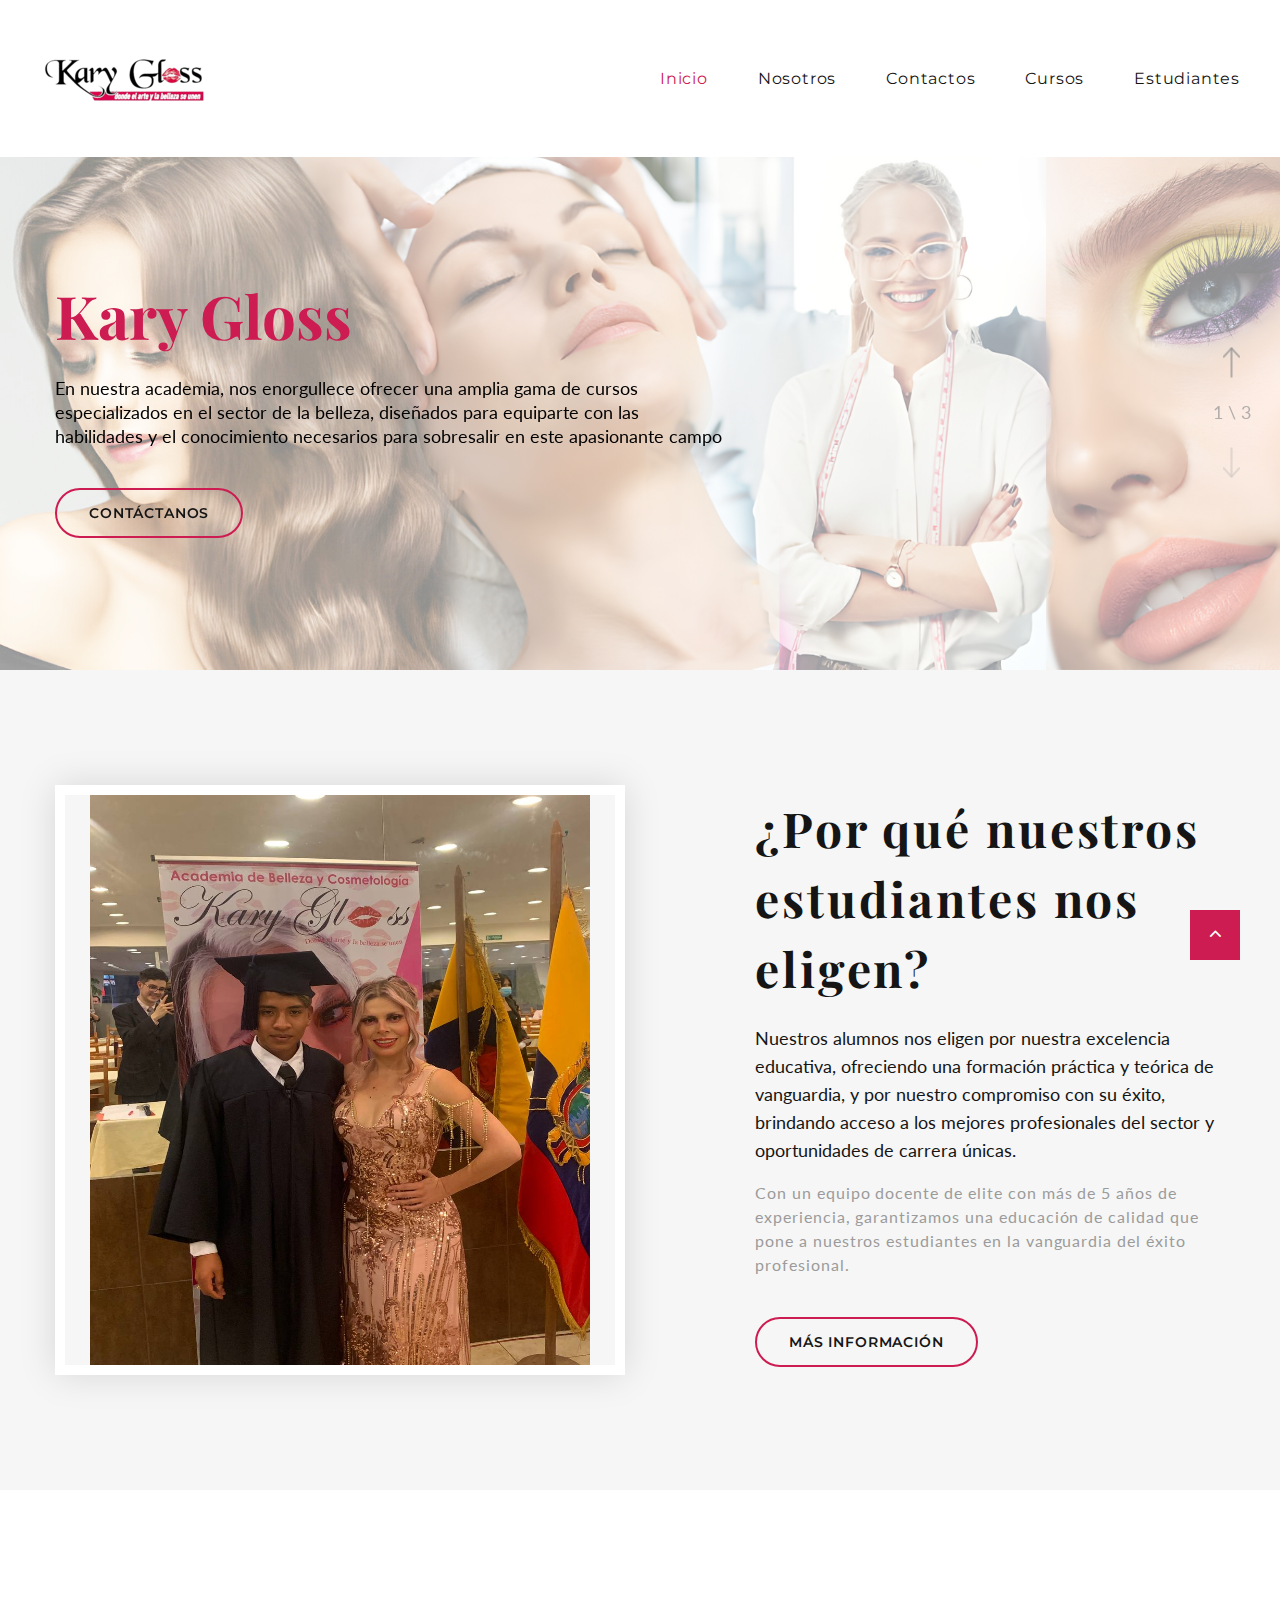
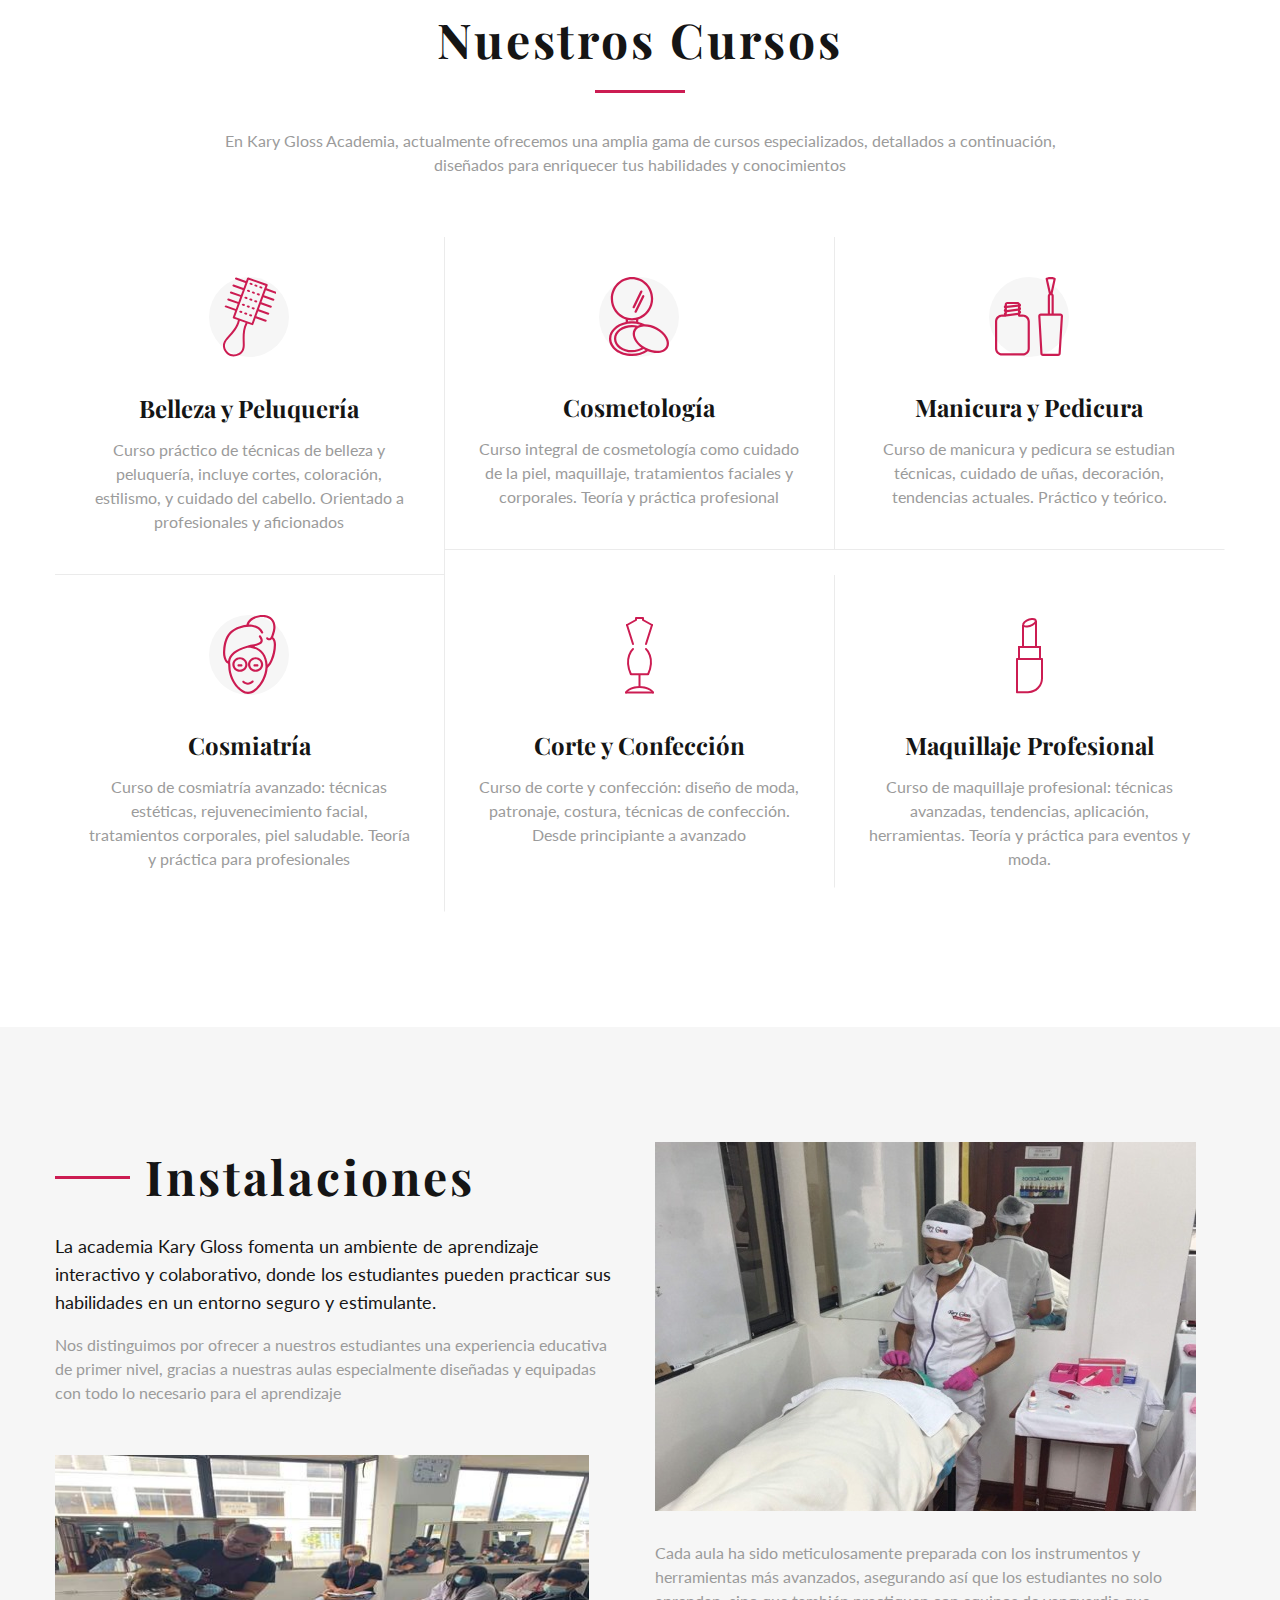
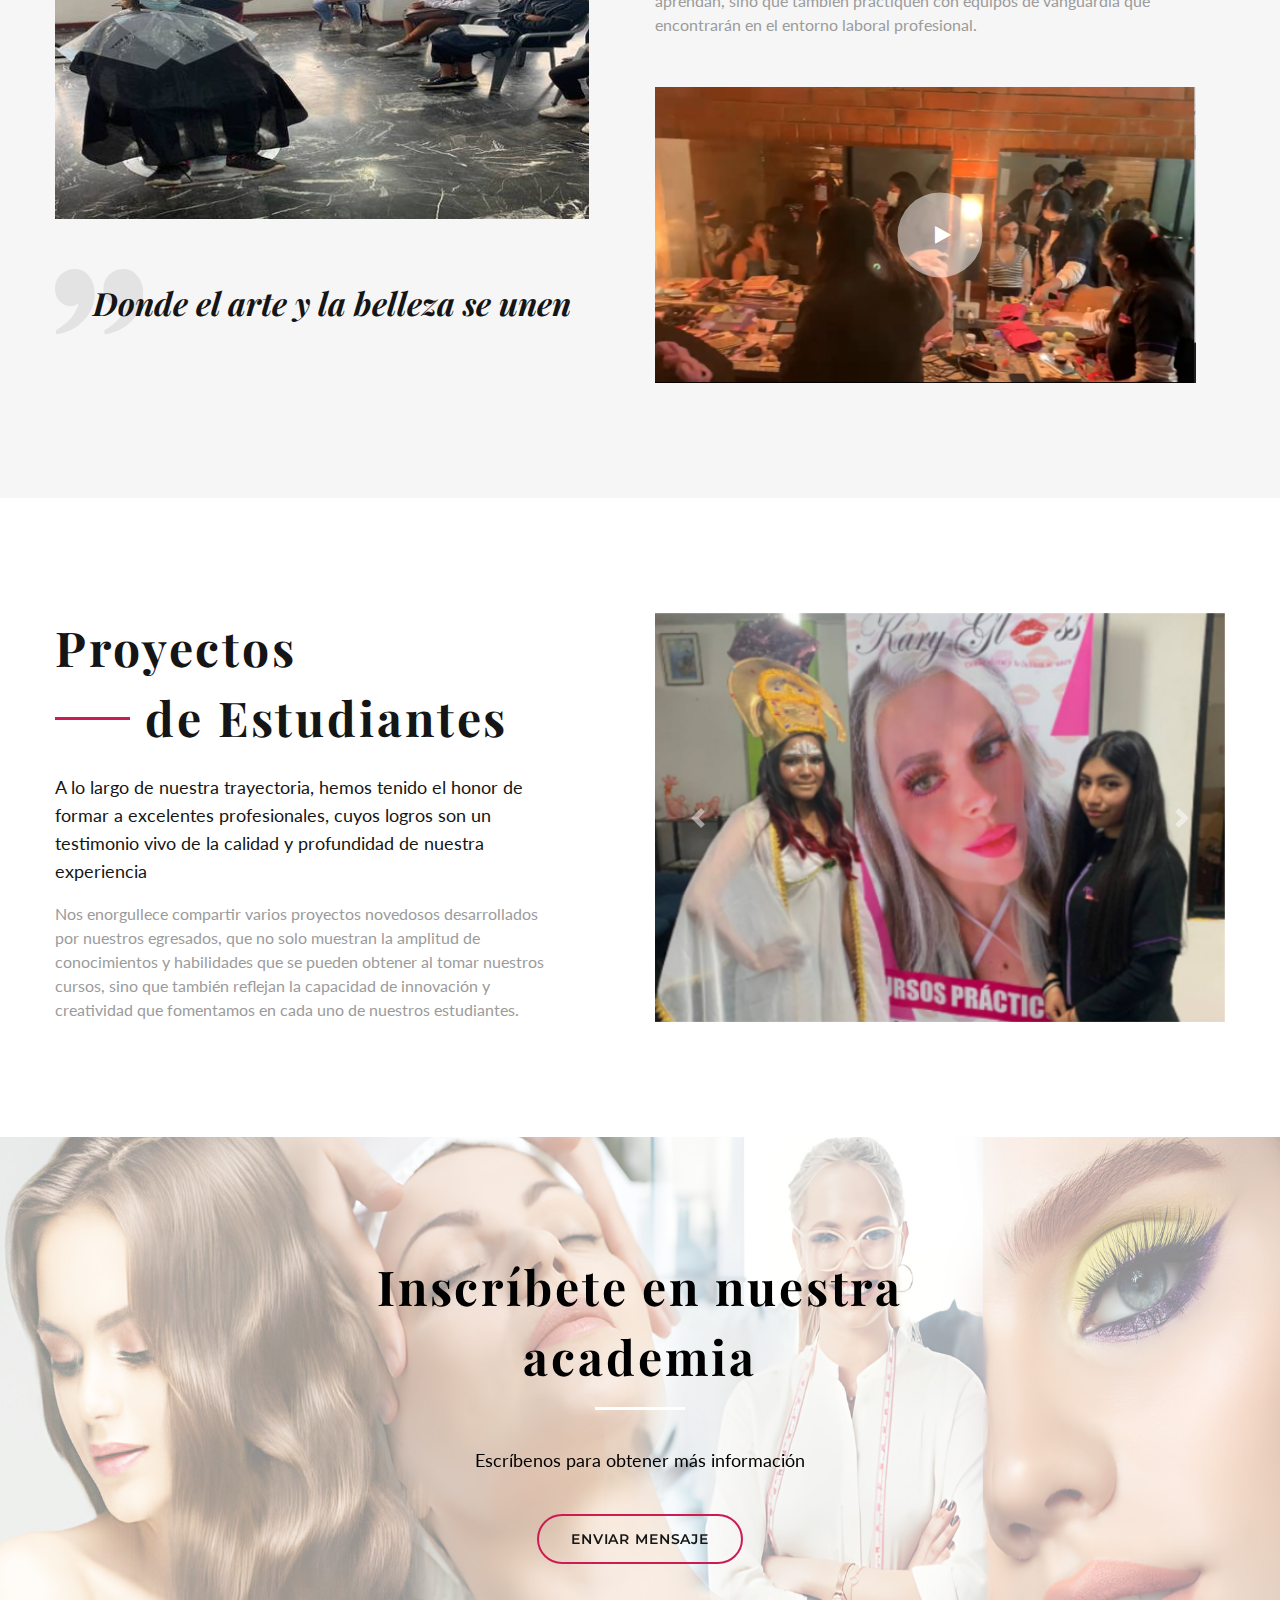
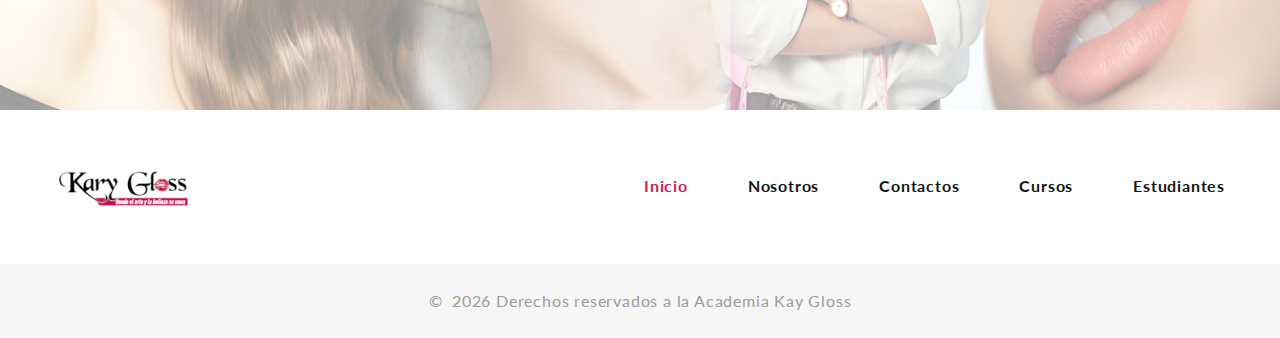
<file: index.html>
<!-- Page Title--><!DOCTYPE html>
<html class="wide wow-animation" lang="en">
  <head>
    <title>Inicio</title>
    <meta name="format-detection" content="telephone=no">
    <meta name="viewport" content="width=device-width, height=device-height, initial-scale=1.0, maximum-scale=1.0, user-scalable=0">
    <meta http-equiv="X-UA-Compatible" content="IE=edge">
    <meta charset="utf-8">
    <link rel="icon" href="images/favicon.ico" type="image/x-icon">
    <!-- Stylesheets-->
    <link rel="stylesheet" type="text/css" href="//fonts.googleapis.com/css?family=Lato:300i,400,400i,700%7CMontserrat:400,500,600,700%7CPlayfair+Display:400,700,700i%7COswald:400,700,700i">
    <link rel="stylesheet" href="css/bootstrap.css">
    <link rel="stylesheet" href="css/fonts.css">
    <link rel="stylesheet" href="css/style.css">
    <style>.ie-panel{display: none;background: #212121;padding: 10px 0;box-shadow: 3px 3px 5px 0 rgba(0,0,0,.3);clear: both;text-align:center;position: relative;z-index: 1;} html.ie-10 .ie-panel, html.lt-ie-10 .ie-panel {display: block;}</style>
  </head>
  <body>
    <div class="ie-panel"><a href="http://windows.microsoft.com/en-US/internet-explorer/"><img src="images/ie8-panel/warning_bar_0000_us.jpg" height="42" width="820" alt="You are using an outdated browser. For a faster, safer browsing experience, upgrade for free today."></a></div>
    <div class="preloader">
      <div class="preloader-body">
        <div class="cssload-container">
          <div class="cssload-speeding-wheel"></div>
        </div>
        <p>Loading...</p>
      </div>
    </div>
    <div class="page">
      <!-- Banner 1-->
      <!-- Page Header-->
      <header class="section page-header">
        <!-- RD Navbar-->
        <div class="rd-navbar-wrap">
          <nav class="rd-navbar rd-navbar-classic rd-navbar-classic-minimal" data-layout="rd-navbar-fixed" data-sm-layout="rd-navbar-fixed" data-md-layout="rd-navbar-fixed" data-md-device-layout="rd-navbar-fixed" data-lg-layout="rd-navbar-static" data-lg-device-layout="rd-navbar-static" data-xl-layout="rd-navbar-static" data-xl-device-layout="rd-navbar-static" data-lg-stick-up-offset="46px" data-xl-stick-up-offset="46px" data-xxl-stick-up-offset="46px" data-lg-stick-up="true" data-xl-stick-up="true" data-xxl-stick-up="true">
            <div class="rd-navbar-main-outer">
              <div class="rd-navbar-main">
                <!-- RD Navbar Panel-->
                <div class="rd-navbar-panel">
                  <!-- RD Navbar Toggle-->
                  <button class="rd-navbar-toggle" data-rd-navbar-toggle=".rd-navbar-nav-wrap"><span></span></button>
                  <!-- RD Navbar Brand-->
                  <div class="rd-navbar-brand">
                    <!--Brand--><a class="brand" href="index.html"><img class="brand-logo-dark" src="images/logo-default-392x116.png" alt="" width="196" height="58"/><img class="brand-logo-light" src="images/logo-default-392x116.png" alt="" width="196" height="58"/></a>
                  </div>
                </div>
                <div class="rd-navbar-main-element">
            
                 <div class="rd-navbar-nav-wrap">
                   
                    <ul class="rd-navbar-nav">
                      <li class="rd-nav-item active"><a class="rd-nav-link" href="index.html">Inicio</a>
                        
                      </li>
                      <li class="rd-nav-item"><a class="rd-nav-link" href="about.html">Nosotros</a>

                      </li>
                      <li class="rd-nav-item"><a class="rd-nav-link" href="contacts.html">Contactos</a></li>

                        <li class="rd-nav-item  dropdown"><a class="rd-nav-link" href="#cursosindex">Cursos</a>
                          <div class="dropdown-content">
                            <a href="bellezapeluqueria.html">Belleza y Peluquería</a>
                            <a href="cosmetologia.html">Cosmetología</a>
                            <a href="cosmiatria.html">Cosmiatría</a>
                            <a href="maquillaje.html">Maquillaje Profesional</a>
                            <a href="manicurapedicura.html">Manicura y Pedicura</a>
                            <a href="corteconfeccion.html">Corte y Confección</a>                            
                          </div>
                        </li>
                      
                   
                        <li class="rd-nav-item  dropdown"><a class="rd-nav-link" href="#proyectos">Estudiantes</a>
                          <div class="dropdown-content">
                            <a href="defensasproyectos.html">Defensas de Proyectos</a>
                            <a href="galeria.html">Galeria</a>                            
                          </div>
                        </li>
                     
                    </ul>
                  </div>
                </div>
              </div>
            </div>
          </nav>
        </div>
      </header>
      <!-- Swiper-->
      <section class="section swiper-container swiper-slider swiper-slider-1" data-loop="false" data-autoplay="5500" data-simulate-touch="false" data-slide-effect="fade">
        <div class="swiper-wrapper">
          <div class="swiper-slide" data-slide-bg="images/portadaf.png">
            <div class="swiper-slide-caption section-md">
              <div class="container">
                <div class="row">
                  <div class="col-sm-10 col-lg-8 col-xl-7">
                    <h1 class="heading-decorate" data-caption-animate="fadeInUp" data-caption-delay="100"><span class="text-primary">Kary Gloss</span><br>
                    </h1>
                    <p class="lead black" data-caption-animate="fadeInUp" data-caption-delay="250">En nuestra academia, nos enorgullece ofrecer una amplia gama de cursos especializados en el sector de la belleza, diseñados para equiparte con las habilidades y el conocimiento necesarios para sobresalir en este apasionante campo</p><a class="button button-default-outline" data-caption-animate="fadeInUp" data-caption-delay="250" href="https://api.whatsapp.com/send?phone=593998119201&" target="_blank">Contáctanos</a>
                  </div>
                </div>
              </div>
            </div>
          </div>
          <div class="swiper-slide" data-slide-bg="images/portadac.png">
            <div class="swiper-slide-caption section-md">
              <div class="container">
                <div class="row">
                  <div class="col-md-10 col-lg-8 col-xl-7">
                    <h1 class="heading-decorate" data-caption-animate="fadeInUp" data-caption-delay="100"><span class="text-primary">Centro de Capacitación Ocupacional </span> 
                    </h1>
                    <p class="lead black" data-caption-animate="fadeInUp" data-caption-delay="250">Nuestros programas abarcan desde técnicas fundamentales hasta avanzadas en áreas como Corte y Confección, Belleza y Peluquería, Cosmetología, Cosmiatría, y Maquillaje Profesional.</p><a class="button button-default-outline" data-caption-animate="fadeInUp" data-caption-delay="250" href="https://api.whatsapp.com/send?phone=593998119201&" target="_blank">Contáctanos</a>
                  </div>
                </div>
              </div>
            </div>
          </div>
          <div class="swiper-slide" data-slide-bg="images/portadaco.png">
            <div class="swiper-slide-caption section-md">
              <div class="container">
                <div class="row">
                  <div class="col-md-10 col-lg-8 col-xl-7">
                    <h1 class="heading-decorate" data-caption-animate="fadeInUp" data-caption-delay="100">Donde el arte y la<span class="text-primary"> belleza se unen</span> <br>
                    </h1>
                    <p class="lead black" data-caption-animate="fadeInUp" data-caption-delay="250">Inscríbete en la Academia Kary Gloss y transforma tu pasión por la belleza en una carrera exitosa. Educación innovadora y accesible.</p><a class="button button-default-outline"  data-caption-animate="fadeInUp" data-caption-delay="250" href="https://api.whatsapp.com/send?phone=593998119201&" target="_blank">Contáctanos</a>
                  </div>
                </div>
              </div>
            </div>
          </div>
        </div>
        <!-- Swiper Pagination -->
        <div class="swiper-pagination"></div>
        <div class="swiper-counter"></div>
        <!-- Swiper Navigation-->
        <div class="swiper-button-prev">
          <svg version="1.1" xmlns="http://www.w3.org/2000/svg" xmlns:xlink="http://www.w3.org/1999/xlink" x="0px" y="0px" width="17px" height="30px" viewbox="0 0 17 30" enable-background="new 0 0 17 30" xml:space="preserve">
            <g>
              <defs>
                <rect id="SVGID_111_" width="17" height="30"></rect>
              </defs>
              <clippath id="SVGID_2222_">
                <use xlink:href="#SVGID_111_" overflow="visible"></use>
              </clippath>
              <line clip-path="url(#SVGID_2222_)" fill="none" stroke-width="2" stroke-linecap="round" stroke-linejoin="round" stroke-miterlimit="10" x1="8.5" y1="0.833" x2="8.5" y2="29.167"></line>
              <polyline clip-path="url(#SVGID_2222_)" fill="none" stroke-width="2" stroke-linecap="round" stroke-linejoin="round" stroke-miterlimit="10" points="									    16.15,20.833 8.5,29.167 0.85,20.833 	"></polyline>
            </g>
          </svg>
        </div>
        <div class="swiper-button-next">
          <svg version="1.1" xmlns="http://www.w3.org/2000/svg" xmlns:xlink="http://www.w3.org/1999/xlink" x="0px" y="0px" width="17px" height="30px" viewbox="0 0 17 30" enable-background="new 0 0 17 30" xml:space="preserve">
            <g>
              <defs>
                <rect id="SVGID_1_" width="17" height="30"></rect>
              </defs>
              <clippath id="SVGID_2_">
                <use xlink:href="#SVGID_1_" overflow="visible"></use>
              </clippath>
              <line clip-path="url(#SVGID_2_)" fill="none" stroke-width="2" stroke-linecap="round" stroke-linejoin="round" stroke-miterlimit="10" x1="8.5" y1="29.167" x2="8.5" y2="0.833"></line>
              <polyline clip-path="url(#SVGID_2_)" fill="none" stroke-width="2" stroke-linecap="round" stroke-linejoin="round" stroke-miterlimit="10" points="									    0.85,9.167 8.5,0.833 16.15,9.167 	"></polyline>
            </g>
          </svg>
        </div>
      </section>
      <section class="section section-lg bg-gray-100">
        <div class="container">
          <div class="row row-50 align-items-lg-center justify-content-xl-between">
            <div class="col-lg-6 centrarv">
              
                <div class="box-images-item" data-parallax-scroll="{&quot;y&quot;: 20, &quot;x&quot;: 30,  &quot;smoothness&quot;: 30 }">
                  
                  <img src="images/home-1-1-282x282.jpeg"  class="imgprefieren" alt="" width="520" height="350"/>
                </div>
                <!-- <div class="box-images-item box-images-2" data-parallax-scroll="{&quot;y&quot;: 20,  &quot;smoothness&quot;: 30 }"><img src="images/imagenusar2.jpeg" alt="" width="240" height="369"/>
                </div> -->
                <!-- <div class="box-images-item box-images-3" data-parallax-scroll="{&quot;y&quot;: 20, &quot;x&quot;: -30, &quot;smoothness&quot;: 30 }"><img src="images/imagenusar5.jpeg" alt="" width="259" height="369"/>
                </div> -->
                <!-- <div class="box-images-item box-images-4" data-parallax-scroll="{&quot;y&quot;: -20,  &quot;smoothness&quot;: 30 }"><img src="images/imagenausar.jpeg" alt="" width="266" height="266"/>
                </div> -->
              
            </div>
            <div class="col-lg-6 col-xl-5">
              <h2 class="heading-decorate">¿Por qué nuestros estudiantes nos eligen?
              </h2>
              <p class="big text-gray-800">Nuestros alumnos nos eligen por nuestra excelencia educativa, ofreciendo una formación práctica y teórica de vanguardia, y por nuestro compromiso con su éxito, brindando acceso a los mejores profesionales del sector y oportunidades de carrera únicas.</p>
              <p class="text-spacing-60">Con un equipo docente de elite con más de 5 años de experiencia, garantizamos una educación de calidad que pone a nuestros estudiantes en la vanguardia del éxito profesional.</p><a class="button button-default-outline" href="#">Más información</a>
            </div>
          </div>
        </div>
      </section>
      <section class="section section-lg bg-default text-center" id="cursosindex">
        <div class="container">
          <h2>Nuestros Cursos</h2>
          <div class="divider-lg"></div>
          <div class="row justify-content-center">
            <div class="col-md-10 col-lg-9">
              <p>
                En Kary Gloss Academia, actualmente ofrecemos una amplia gama de cursos especializados, detallados a continuación, diseñados para enriquecer tus habilidades y conocimientos</p>
            </div>
          </div>
          <div class="row icon-modern-list no-gutters">
            <div class="col-sm-6 col-lg-4">
              <article class="box-icon-modern modern-variant-2">
                <div class="icon-modern">
                  <svg version="1.1" xmlns="http://www.w3.org/2000/svg" x="0px" y="0px" width="53.948px" height="79.418px" viewbox="0 0 53.948 79.418" enable-background="new 0 0 53.948 79.418" xml:space="preserve">
                    <g>
                      <path d="M7.137,78.936c0.046,0.02,0.093,0.037,0.14,0.05c1.038,0.286,2.155,0.432,3.291,0.432    c3.969,0,8.168-1.778,10.031-5.537c1.311-2.643,1.214-5.736,1.137-8.221c-0.187-5.976-0.408-13.352,2.798-19.175l4.503,1.609    c0.113,0.04,0.228,0.059,0.341,0.059c0.409,0,0.794-0.25,0.941-0.653l2.319-6.333l9.736,3.477c0.112,0.04,0.227,0.059,0.34,0.059    c0.41,0,0.794-0.25,0.941-0.653c0.188-0.514-0.081-1.08-0.601-1.265l-9.736-3.478l1.878-5.129l9.736,3.477    c0.112,0.04,0.227,0.059,0.34,0.059c0.41,0,0.794-0.25,0.941-0.653c0.188-0.514-0.081-1.08-0.601-1.266l-9.736-3.477l1.878-5.128    l9.736,3.478c0.112,0.04,0.227,0.059,0.34,0.059c0.41,0,0.794-0.25,0.941-0.652c0.188-0.514-0.081-1.081-0.601-1.266l-9.736-3.477    l1.878-5.129l9.736,3.477c0.112,0.04,0.227,0.059,0.34,0.059c0.41,0,0.794-0.25,0.941-0.653c0.188-0.513-0.081-1.08-0.601-1.266    l-9.736-3.477l1.877-5.129l9.736,3.477c0.113,0.04,0.227,0.059,0.34,0.059c0.41,0,0.794-0.25,0.941-0.653    c0.188-0.514-0.081-1.08-0.601-1.266l-9.735-3.477l1.086-2.967c0.188-0.514-0.081-1.08-0.601-1.266l-18.62-6.65    c-0.521-0.186-1.095,0.079-1.282,0.593l-1.087,2.967l-9.736-3.477c-0.521-0.186-1.094,0.08-1.282,0.593    c-0.188,0.514,0.081,1.08,0.601,1.266l9.737,3.477l-1.878,5.129l-9.736-3.477C10.232,7.361,9.66,7.627,9.472,8.14    c-0.188,0.514,0.081,1.08,0.601,1.266l9.737,3.477l-1.878,5.129l-9.736-3.477c-0.521-0.187-1.094,0.08-1.282,0.593    c-0.188,0.513,0.081,1.08,0.601,1.266l9.737,3.477l-1.878,5.128l-9.736-3.477c-0.522-0.186-1.094,0.079-1.282,0.593    c-0.188,0.514,0.081,1.08,0.601,1.266l9.737,3.477l-1.878,5.129L3.079,28.51c-0.52-0.187-1.094,0.079-1.282,0.593    c-0.188,0.514,0.081,1.08,0.601,1.265l9.737,3.478l-2.319,6.333c-0.09,0.247-0.078,0.519,0.035,0.756    c0.113,0.237,0.316,0.421,0.566,0.51l4.504,1.608C13.614,49.554,8.667,55.084,4.653,59.56c-1.669,1.861-3.747,4.178-4.451,7.037    C-1.085,71.828,2.717,76.978,7.137,78.936z M14.356,33.589L14.356,33.589l0.001-0.001l11.32-30.916l16.738,5.978l-1.085,2.965    c0,0.001-0.002,0.001-0.002,0.002c0,0.001,0,0.002,0,0.003l-2.557,6.982c0,0.001-0.001,0.002-0.002,0.003c0,0.001,0,0.002,0,0.003    l-2.558,6.984v0l0,0l-7.435,20.307l-16.739-5.978L14.356,33.589z M2.148,67.064c0.586-2.383,2.402-4.408,4.003-6.194    c4.119-4.591,9.185-10.249,10.676-17.136l5.8,2.071c-3.314,6.236-3.083,13.785-2.892,19.917c0.074,2.385,0.159,5.088-0.933,7.29    c-1.928,3.886-7.044,5.124-10.914,4.09C4.244,75.453,1.113,71.268,2.148,67.064z"></path>
                      <path d="M27.189,7.618l1.088,0.389c0.113,0.04,0.228,0.059,0.341,0.059c0.409,0,0.794-0.25,0.941-0.652    c0.188-0.514-0.081-1.08-0.601-1.266L27.87,5.76c-0.522-0.186-1.093,0.08-1.282,0.593C26.4,6.866,26.669,7.432,27.189,7.618z"></path>
                      <path d="M32.075,9.364l1.088,0.388c0.113,0.04,0.228,0.059,0.34,0.059c0.41,0,0.794-0.251,0.941-0.653    c0.188-0.514-0.081-1.08-0.601-1.265l-1.088-0.389c-0.518-0.185-1.093,0.08-1.282,0.594C31.286,8.612,31.555,9.178,32.075,9.364z"></path>
                      <path d="M36.961,11.109l1.088,0.389c0.113,0.04,0.227,0.059,0.34,0.059c0.41,0,0.794-0.251,0.941-0.653    c0.188-0.514-0.081-1.08-0.601-1.266l-1.088-0.388C37.12,9.066,36.548,9.33,36.36,9.843C36.172,10.357,36.441,10.923,36.961,11.109    z"></path>
                      <path d="M24.631,14.605l1.088,0.389c0.113,0.04,0.228,0.059,0.34,0.059c0.41,0,0.794-0.25,0.941-0.653    c0.188-0.514-0.081-1.08-0.601-1.266l-1.088-0.389c-0.522-0.185-1.094,0.08-1.282,0.593C23.842,13.854,24.111,14.42,24.631,14.605z    "></path>
                      <path d="M28.916,15.085c-0.188,0.514,0.081,1.08,0.601,1.266l1.088,0.389c0.113,0.04,0.228,0.059,0.341,0.059    c0.409,0,0.794-0.25,0.941-0.653c0.188-0.514-0.081-1.08-0.601-1.266l-1.088-0.389C29.676,14.305,29.104,14.571,28.916,15.085z"></path>
                      <path d="M33.802,16.83c-0.188,0.514,0.081,1.08,0.601,1.266l1.088,0.389c0.112,0.04,0.227,0.059,0.34,0.059    c0.41,0,0.794-0.25,0.941-0.653c0.188-0.514-0.081-1.08-0.601-1.266l-1.088-0.389C34.566,16.051,33.99,16.316,33.802,16.83z"></path>
                      <path d="M22.073,21.594l1.089,0.388c0.112,0.04,0.227,0.059,0.34,0.059c0.41,0,0.794-0.251,0.941-0.653    c0.188-0.513-0.081-1.08-0.601-1.266l-1.088-0.389c-0.518-0.185-1.093,0.081-1.282,0.594    C21.284,20.841,21.552,21.408,22.073,21.594z"></path>
                      <path d="M29.328,23.134c0.188-0.514-0.081-1.08-0.601-1.266l-1.088-0.389c-0.521-0.185-1.094,0.08-1.282,0.593    s0.081,1.08,0.601,1.266l1.088,0.389c0.113,0.04,0.228,0.059,0.341,0.059C28.796,23.786,29.181,23.536,29.328,23.134z"></path>
                      <path d="M33.614,23.613l-1.088-0.389c-0.521-0.187-1.094,0.079-1.282,0.593c-0.188,0.514,0.08,1.08,0.601,1.265    l1.088,0.389c0.113,0.04,0.228,0.059,0.34,0.059c0.41,0,0.794-0.25,0.941-0.653C34.402,24.365,34.133,23.798,33.614,23.613z"></path>
                      <path d="M21.884,28.376c0.188-0.513-0.081-1.08-0.601-1.266l-1.088-0.389c-0.521-0.187-1.094,0.08-1.282,0.593    c-0.188,0.514,0.081,1.08,0.601,1.266l1.088,0.389c0.113,0.04,0.228,0.06,0.34,0.06C21.352,29.029,21.736,28.778,21.884,28.376z"></path>
                      <path d="M26.77,30.12c0.188-0.514-0.082-1.08-0.601-1.266l-1.088-0.388c-0.518-0.184-1.094,0.08-1.282,0.593    c-0.188,0.514,0.081,1.08,0.601,1.266l1.089,0.388c0.112,0.04,0.227,0.059,0.34,0.059C26.238,30.773,26.623,30.523,26.77,30.12z"></path>
                      <path d="M31.054,30.599l-1.088-0.388c-0.518-0.183-1.093,0.081-1.282,0.594c-0.188,0.514,0.082,1.08,0.601,1.266    l1.088,0.388c0.113,0.04,0.228,0.059,0.34,0.059c0.41,0,0.794-0.251,0.941-0.653C31.843,31.351,31.574,30.785,31.054,30.599z"></path>
                      <path d="M18.725,34.098l-1.088-0.389c-0.521-0.186-1.094,0.079-1.281,0.593c-0.188,0.514,0.081,1.08,0.601,1.265    l1.088,0.389c0.113,0.041,0.228,0.059,0.341,0.059c0.409,0,0.794-0.25,0.941-0.653C19.514,34.849,19.245,34.283,18.725,34.098z"></path>
                      <path d="M23.611,35.842l-1.088-0.388c-0.521-0.187-1.094,0.079-1.282,0.593c-0.188,0.513,0.081,1.08,0.601,1.266    l1.088,0.388c0.113,0.041,0.228,0.06,0.34,0.06c0.41,0,0.794-0.251,0.941-0.653C24.399,36.595,24.131,36.028,23.611,35.842z"></path>
                      <path d="M29.097,38.853c0.188-0.514-0.081-1.08-0.601-1.266l-1.088-0.389c-0.521-0.186-1.094,0.079-1.282,0.593    c-0.188,0.514,0.081,1.08,0.601,1.266l1.088,0.389c0.113,0.04,0.228,0.059,0.341,0.059C28.566,39.505,28.95,39.255,29.097,38.853z"></path>
                    </g>
                  </svg>
                </div>
                <h4 class="box-icon-modern-title"><a  href="bellezapeluqueria.html">Belleza y Peluquería</a></h4>
                <div class="divider"></div>
                <p>Curso práctico de técnicas de belleza y peluquería, incluye cortes, coloración, estilismo, y cuidado del cabello. Orientado a profesionales y aficionados</p>
              </article>
            </div>
            <div class="col-sm-6 col-lg-4">
              <article class="box-icon-modern modern-variant-2">
                <div class="icon-modern">
                  <svg version="1.1" xmlns="http://www.w3.org/2000/svg" x="0px" y="0px" width="60px" height="79px" viewbox="0 0 60 79" enable-background="new 0 0 60 79" xml:space="preserve">
                    <g>
                      <path d="M58.939,70.706c1.66-3.072,1.364-6.899-0.834-10.778c-2.105-3.718-5.738-7.073-10.228-9.447    c-3.97-2.099-8.209-3.22-12.111-3.22c-2.01-1.021-4.2-1.78-6.503-2.272v-2.574c8.64-2.745,14.931-10.995,14.931-20.722    C44.194,9.732,34.678,0,22.982,0S1.77,9.732,1.77,21.694c0,9.727,6.292,17.978,14.932,20.722v2.574C7.073,47.056,0,53.745,0,61.663    C0,71.223,10.309,79,22.982,79c5.963,0,11.543-1.703,15.825-4.777c3.104,1.216,6.219,1.813,9.07,1.813    C52.865,76.036,57.043,74.214,58.939,70.706z M4.05,21.694c0-10.718,8.493-19.438,18.931-19.438s18.931,8.719,18.931,19.438    c0,10.717-8.493,19.437-18.931,19.437S4.05,32.411,4.05,21.694z M18.982,42.995c1.296,0.254,2.632,0.392,4,0.392    c1.368,0,2.704-0.138,4-0.392v1.601c-1.311-0.173-2.646-0.271-4-0.271c-1.365,0-2.7,0.095-4,0.268V42.995z M22.982,76.744    c-11.414,0-20.701-6.765-20.701-15.081c0-8.316,9.287-15.081,20.701-15.081c2.871,0,5.653,0.434,8.226,1.252    c-0.858,0.234-1.646,0.549-2.377,0.919c-1.883-0.488-3.847-0.746-5.849-0.746c-9.936,0-18.019,6.126-18.019,13.656    s8.083,13.655,18.019,13.655c4.253,0,8.318-1.138,11.558-3.194c0.412,0.244,0.821,0.49,1.253,0.717    c0.2,0.106,0.403,0.196,0.603,0.297C32.658,75.474,27.971,76.744,22.982,76.744z M32.422,70.754    c-2.718,1.491-6.004,2.307-9.441,2.307c-8.678,0-15.738-5.114-15.738-11.399c0-6.286,7.06-11.399,15.738-11.399    c1.123,0,2.232,0.096,3.318,0.267c-0.625,0.616-1.152,1.313-1.569,2.085C21.823,57.996,25.236,65.592,32.422,70.754z    M36.868,70.851c-0.6-0.317-1.173-0.656-1.733-1.005c-0.006-0.004-0.012-0.008-0.017-0.011    c-7.189-4.498-10.915-11.458-8.376-16.156c1.28-2.369,4.011-3.83,7.691-4.115c0.437-0.034,0.881-0.051,1.331-0.051    c3.525,0,7.392,1.031,11.038,2.959c4.11,2.173,7.417,5.213,9.313,8.56c1.804,3.184,2.092,6.243,0.812,8.613    C54.189,74.711,45.189,75.253,36.868,70.851z"></path>
                      <path d="M24.192,31.183c0.16,0.078,0.33,0.114,0.497,0.114c0.423,0,0.829-0.234,1.026-0.635l7.641-15.568    c0.275-0.561,0.039-1.236-0.528-1.507c-0.565-0.273-1.249-0.04-1.524,0.522l-7.641,15.568    C23.39,30.236,23.626,30.911,24.192,31.183z"></path>
                      <path d="M25.604,34.221c-0.275,0.561-0.039,1.236,0.527,1.507c0.16,0.078,0.33,0.114,0.497,0.114    c0.423,0,0.829-0.233,1.026-0.635l7.641-15.568c0.275-0.56,0.039-1.236-0.528-1.507c-0.565-0.273-1.249-0.039-1.524,0.522    L25.604,34.221z"></path>
                    </g>
                  </svg>
                </div>
                <h4 class="box-icon-modern-title"><a href="cosmetologia.html">Cosmetología</a></h4>
                <div class="divider"></div>
                <p>Curso integral de cosmetología como cuidado de la piel, maquillaje, tratamientos faciales y corporales. Teoría y práctica profesional</p>
              </article>
            </div>
            <div class="col-sm-6 col-lg-4">
              <article class="box-icon-modern modern-variant-2">
                <div class="icon-modern">
                  <svg version="1.1" xmlns="http://www.w3.org/2000/svg" x="0px" y="0px" width="68px" height="79px" viewbox="0 0 68 79" enable-background="new 0 0 68 79" xml:space="preserve">
                    <g>
                      <path d="M7.05,78.563h20.743c3.887,0,7.05-3.165,7.05-7.054V44.496c0-3.89-3.162-7.055-7.05-7.055h-2.677v-0.617    c0.235-0.122,0.443-0.294,0.611-0.51c0.304-0.391,0.438-0.878,0.377-1.369c-0.061-0.493-0.31-0.934-0.701-1.239    c-0.091-0.071-0.187-0.133-0.287-0.185v-0.187c0.622-0.364,1.002-1.075,0.909-1.836c-0.075-0.596-0.425-1.092-0.909-1.375v-0.328    c0.622-0.364,1.002-1.075,0.909-1.836c-0.085-0.681-0.531-1.23-1.125-1.481c-0.399-0.916-1.311-1.55-2.367-1.55H12.309    c-1.425,0-2.584,1.16-2.584,2.585v0.748c-0.621,0.364-1.001,1.074-0.908,1.833c0.061,0.493,0.31,0.934,0.701,1.239    c0.066,0.052,0.135,0.099,0.207,0.14v0.325c-0.621,0.364-1.001,1.075-0.908,1.834c0.061,0.493,0.31,0.933,0.701,1.239    c0.066,0.052,0.136,0.099,0.207,0.14v0.28c-0.169,0.111-0.321,0.25-0.449,0.415c-0.305,0.392-0.439,0.88-0.377,1.372    c0.016,0.125,0.044,0.246,0.083,0.362H7.05c-3.887,0-7.05,3.165-7.05,7.055v27.012C0,75.398,3.163,78.563,7.05,78.563z    M22.925,29.637v1.341c0,0.228,0.074,0.447,0.203,0.63l-11.286,1.395c0.046-0.121,0.074-0.252,0.074-0.388v-1.618L22.925,29.637z    M11.84,37.21c-0.053-0.137-0.133-0.264-0.238-0.371c0.195-0.199,0.314-0.471,0.314-0.769v-0.866l11.009-1.361v0.591    c0,0.289,0.114,0.565,0.315,0.769c-0.165,0.168-0.271,0.391-0.301,0.635L11.84,37.21z M12.309,27.12h10.223    c0.186,0,0.335,0.133,0.375,0.309l-10.991,1.359v-1.275C11.916,27.297,12.093,27.12,12.309,27.12z M2.191,44.496    c0-2.681,2.18-4.863,4.859-4.863h3.771c0.204,0,0.393-0.06,0.557-0.157l11.548-1.428v0.489c0,0.605,0.49,1.096,1.095,1.096h3.772    c2.679,0,4.859,2.182,4.859,4.863v27.012c0,2.681-2.18,4.862-4.859,4.862H7.05c-2.679,0-4.859-2.181-4.859-4.862V44.496z"></path>
                      <path d="M45.358,76.438C45.376,77.854,46.533,79,47.952,79h15.177c1.418,0,2.575-1.145,2.594-2.559l2.275-37.28    C67.999,39.139,68,39.117,68,39.095c0-1.432-1.164-2.596-2.595-2.596h-6.668V18.745c0-0.893-0.453-1.682-1.14-2.15l3.169-14.554    c0.099-0.455-0.105-0.923-0.507-1.159C60.105,0.792,58.674,0,55.762,0c-2.884,0-4.427,0.771-4.593,0.858    c-0.43,0.227-0.654,0.713-0.549,1.188l3.25,14.591c-0.654,0.472-1.081,1.241-1.081,2.108v17.754h-6.961    c-1.431,0-2.596,1.165-2.596,2.596c0,0.02,0.001,0.041,0.002,0.061L45.358,76.438z M54.942,36.498V18.745    c0-0.243,0.198-0.441,0.441-0.441c0.134,0,0.262-0.024,0.38-0.069c0.118,0.045,0.246,0.069,0.38,0.069    c0.243,0,0.44,0.198,0.44,0.441v17.754H54.942z M52.928,2.502c0.601-0.165,1.551-0.346,2.834-0.346c1.25,0,2.145,0.172,2.702,0.329    l-2.739,12.578L52.928,2.502z M45.828,38.654h8.038h3.794h7.745c0.235,0,0.428,0.185,0.44,0.418l-2.274,37.266    c-0.001,0.022-0.002,0.044-0.002,0.066c0,0.243-0.198,0.441-0.441,0.441H47.952c-0.243,0-0.441-0.198-0.441-0.441    c0-0.02-0.001-0.041-0.002-0.061l-2.123-37.269C45.397,38.84,45.591,38.654,45.828,38.654z"></path>
                    </g>
                  </svg>
                </div>
                <h4 class="box-icon-modern-title"><a href="manicurapedicura.html">Manicura y Pedicura</a></h4>
                <div class="divider"></div>
                <p>Curso de manicura y pedicura se estudian técnicas, cuidado de uñas, decoración, tendencias actuales. Práctico y teórico.</p>
              </article>
            </div>
            <div class="col-sm-6 col-lg-4">
              <article class="box-icon-modern modern-variant-2">
                <div class="icon-modern">
                  <svg version="1.1" xmlns="http://www.w3.org/2000/svg" x="0px" y="0px" width="53px" height="79px" viewbox="0 0 53 79" enable-background="new 0 0 53 79" xml:space="preserve">
                    <g>
                      <path d="M24.517,49.505c0-4.036-3.404-7.318-7.589-7.318c-4.185,0-7.59,3.283-7.59,7.318    c0,4.036,3.405,7.318,7.59,7.318C21.113,56.824,24.517,53.541,24.517,49.505z M16.929,54.697c-2.969,0-5.384-2.329-5.384-5.191    c0-2.862,2.415-5.191,5.384-5.191c2.968,0,5.383,2.329,5.383,5.191C22.312,52.368,19.897,54.697,16.929,54.697z"></path>
                      <path d="M32.595,42.187c-4.185,0-7.59,3.283-7.59,7.318c0,4.036,3.405,7.318,7.59,7.318    c4.185,0,7.589-3.283,7.589-7.318C40.184,45.47,36.78,42.187,32.595,42.187z M32.595,54.697c-2.969,0-5.384-2.329-5.384-5.191    c0-2.862,2.415-5.191,5.384-5.191c2.968,0,5.383,2.329,5.383,5.191C37.978,52.368,35.563,54.697,32.595,54.697z"></path>
                      <path d="M18.367,49.346h-2.811c-0.609,0-1.103,0.476-1.103,1.064c0,0.587,0.494,1.064,1.103,1.064h2.811    c0.609,0,1.103-0.476,1.103-1.064C19.47,49.822,18.977,49.346,18.367,49.346z"></path>
                      <path d="M34.359,49.346h-2.811c-0.609,0-1.103,0.476-1.103,1.064c0,0.587,0.494,1.064,1.103,1.064h2.811    c0.609,0,1.103-0.476,1.103-1.064C35.462,49.822,34.968,49.346,34.359,49.346z"></path>
                      <path d="M50.106,22.208c0.27-0.629,0.478-1.276,0.665-1.868c0.095-0.301,0.186-0.59,0.281-0.858    c0.767-2.174,1.208-3.992,1.389-5.726c0.415-3.992-0.681-7.672-3.006-10.096c-1.847-1.925-4.564-3.183-7.65-3.54    c-6.279-0.723-16.443,1.751-18.307,9.383c-0.014,0.058-0.002,0.114-0.005,0.17c-6.556,0.664-13.412,3.655-17.228,7.854    c-4.499,4.953-5.611,11.874-6.056,16.649c-0.259,2.779-0.378,5.741,0.499,8.572c0.799,2.579,1.694,4.821,4.377,5.995    c0.087,0.516,0.199,1.418,0.199,2.656c0,12.897,10.503,27.6,19.715,27.6c8.858,0,18.902-13.591,19.663-26.101    c2.572-2.175,4.076-5.212,4.988-7.358c2.118-4.992,3.249-10.177,3.364-15.412C53.048,27.655,52.795,24.178,50.106,22.208z    M24.979,76.873c-7.322,0-17.51-12.836-17.51-25.472c0-1.903-0.238-3.122-0.332-3.532C6.996,41.117,12.68,36.16,24.477,32.746    c0.167-0.005,0.334-0.011,0.502-0.011c10.636,0,17.509,7.327,17.509,18.665c0,0.292-0.011,0.583-0.022,0.875    c-0.003,0.025-0.001,0.049-0.002,0.074C41.975,64.671,32.118,76.873,24.979,76.873z M47.588,44.734    c-0.627,1.478-1.558,3.42-2.942,5.094c-0.526-9.444-5.784-16.278-13.844-18.466c3.699-0.67,7.528-1.585,8.669-4.285    c0.743-1.755,0.19-3.849-1.689-6.404c-0.352-0.478-1.041-0.591-1.538-0.252c-0.496,0.34-0.613,1.004-0.261,1.483    c1.388,1.886,1.874,3.357,1.446,4.37c-0.809,1.914-4.921,2.631-8.225,3.209c-1.235,0.216-2.402,0.42-3.383,0.675    C12.578,33.616,5.75,38.889,5.005,46.233c-1.128-0.882-1.626-2.228-2.203-4.092c-0.77-2.488-0.655-5.206-0.415-7.774    c0.417-4.478,1.443-10.953,5.518-15.437c4.428-4.874,13.804-8.066,20.909-7.106c3.097,0.416,7.233,1.821,9.358,6.149    c0.261,0.531,0.918,0.759,1.469,0.506c0.551-0.252,0.785-0.886,0.525-1.417c-2.016-4.104-5.835-6.644-11.047-7.345    c-1.08-0.145-2.201-0.199-3.344-0.182c1.807-5.746,10.191-7.949,15.747-7.303c2.568,0.297,4.802,1.318,6.295,2.872    c1.897,1.977,2.783,5.053,2.43,8.439c-0.163,1.568-0.57,3.237-1.282,5.253c-0.102,0.288-0.2,0.601-0.302,0.924    c-0.391,1.24-0.835,2.645-1.684,3.217c-0.345,0.231-0.853,0.321-1.263,0.223c-0.246-0.058-0.413-0.169-0.499-0.329    c-0.279-0.523-0.944-0.727-1.485-0.457c-0.541,0.269-0.754,0.911-0.474,1.432c0.379,0.709,1.064,1.212,1.928,1.418    c0.283,0.067,0.578,0.101,0.874,0.101c0.775,0,1.559-0.225,2.183-0.645c0.268-0.181,0.498-0.397,0.712-0.628    c1.31,1.088,1.901,3.012,1.835,6.031C50.68,35.056,49.603,39.986,47.588,44.734z"></path>
                      <path d="M28.86,65.861c-2.378,2.288-5.364,2.357-7.792,0.186c-0.446-0.399-1.143-0.375-1.559,0.056    c-0.414,0.431-0.389,1.103,0.058,1.503c1.597,1.429,3.448,2.14,5.296,2.14c1.955,0,3.907-0.795,5.555-2.38    c0.431-0.415,0.432-1.088,0.002-1.504C29.99,65.447,29.292,65.447,28.86,65.861z"></path>
                    </g>
                  </svg>
                </div>
                <h4 class="box-icon-modern-title"><a href="cosmiatria.html">Cosmiatría</a></h4>
                <div class="divider"></div>
                <p>Curso de cosmiatría avanzado: técnicas estéticas, rejuvenecimiento facial, tratamientos corporales, piel saludable. Teoría y práctica para profesionales</p>
              </article>
            </div>
            <div class="col-sm-6 col-lg-4">
              <article class="box-icon-modern modern-variant-2">
                <div class="">
                 
                    <svg width="53" height="79" viewBox="0 0 53 79" fill="none" xmlns="http://www.w3.org/2000/svg">
                      <rect width="53" height="79" fill="white"/>
                      <path d="M23 3L30 3" stroke="#CC1C52" stroke-width="2" stroke-linecap="round"/>
                      <path d="M14 10L20 29" stroke="#CC1C52" stroke-width="2" stroke-linecap="round"/>
                      <path d="M33 28.9995L39.0015 10" stroke="#CC1C52" stroke-width="2" stroke-linecap="round"/>
                      <path d="M14 10L23 5" stroke="#CC1C52" stroke-width="2" stroke-linecap="round"/>
                      <path d="M30 5L39.0004 9.99928" stroke="#CC1C52" stroke-width="2" stroke-linecap="round"/>
                      <path d="M26.5 60L26.5 71" stroke="#CC1C52" stroke-width="2" stroke-linecap="round"/>
                      <path d="M13 77.5H40" stroke="#CC1C52" stroke-width="2" stroke-linecap="round"/>
                      <path d="M18 59.3H35" stroke="#CC1C52" stroke-width="2" stroke-linecap="round"/>
                      <path d="M23 3V4V5" stroke="#CC1C52" stroke-width="2"/>
                      <path d="M30 3V4V5" stroke="#CC1C52" stroke-width="2"/>
                      <path d="M13 77.5C13 77.5 16 72 26.5 72C37 72 40 77.5 40 77.5" stroke="#CC1C52" stroke-width="2" stroke-linecap="round"/>
                      <path d="M20 34C20 34 10.4142 42.5106 17.7879 59" stroke="#CC1C52" stroke-width="2" stroke-linecap="round"/>
                      <path d="M33 34C33 34 42.5858 42.5106 35.2121 59" stroke="#CC1C52" stroke-width="2" stroke-linecap="round"/>
                      </svg>
                </div>
                <h4 class="box-icon-modern-title"><a href="corteconfeccion.html">Corte y Confección</a></h4>
                <div class="divider"></div>
                <p>Curso de corte y confección: diseño de moda, patronaje, costura, técnicas de confección. Desde principiante a avanzado</p>
            </div>
            <div class="col-sm-6 col-lg-4">
              <article class="box-icon-modern modern-variant-2">
                <div class="">
                  <svg width="53" height="79" viewBox="0 0 53 79" fill="none" xmlns="http://www.w3.org/2000/svg">
                    <rect width="53" height="79" fill="white"/>
                    <mask id="path-1-inside-1_1_2" fill="white">
                    <path d="M13 44C13 43.4477 13.4477 43 14 43H39C39.5523 43 40 43.4477 40 44V63.1428C40 71.427 33.2843 78.1428 25 78.1428H14C13.4477 78.1428 13 77.695 13 77.1428V44Z"/>
                    </mask>
                    <path d="M13 44C13 43.4477 13.4477 43 14 43H39C39.5523 43 40 43.4477 40 44V63.1428C40 71.427 33.2843 78.1428 25 78.1428H14C13.4477 78.1428 13 77.695 13 77.1428V44Z" fill="white" stroke="#CC1C52" stroke-width="4" mask="url(#path-1-inside-1_1_2)"/>
                    <path d="M32.1612 4.57922C32.7965 5.03278 33.0483 5.79616 32.5982 6.80713C32.1548 7.80306 31.0677 8.91107 29.3923 9.85532C27.7169 10.7996 25.8544 11.354 24.2431 11.5161C22.6075 11.6806 21.4421 11.4321 20.8068 10.9786C20.1716 10.525 19.9197 9.76163 20.3698 8.75066C20.8132 7.75473 21.9004 6.64672 23.5758 5.70247C25.2512 4.75823 27.1137 4.20377 28.7249 4.04168C30.3605 3.87715 31.526 4.12566 32.1612 4.57922Z" fill="white" stroke="#CC1C52" stroke-width="2"/>
                    <line x1="20" y1="10" x2="20" y2="30.948" stroke="#CC1C52" stroke-width="2"/>
                    <path d="M33 6V31" stroke="#CC1C52" stroke-width="2"/>
                    <rect x="16" y="32" width="21" height="12" fill="white" stroke="#CC1C52" stroke-width="2"/>
                    </svg>
                </div>
                <h4 class="box-icon-modern-title"><a href="maquillaje.html">Maquillaje Profesional</a></h4>
                <div class="divider"></div>
                <p>Curso de maquillaje profesional: técnicas avanzadas, tendencias, aplicación, herramientas. Teoría y práctica para eventos y moda.</p>
              </article>
            </div>
          </div>
        </div>
      </section>
      <section class="section section-lg bg-gray-100" >
        <div class="container">
          <div class="row row-50">
            <div class="col-lg-6">
              <div class="row row-50">
                <div class="col-md-6 col-lg-12">
                  <h2 class="heading-decorate"><span class="divider"></span>Instalaciones</h2>
                  <p class="big text-gray-800">La academia Kary Gloss fomenta un ambiente de aprendizaje interactivo y colaborativo, donde los estudiantes pueden practicar sus habilidades en un entorno seguro y estimulante.</p>
                  <p>Nos distinguimos por ofrecer a nuestros estudiantes una experiencia educativa de primer nivel, gracias a nuestras aulas especialmente diseñadas y equipadas con todo lo necesario para el aprendizaje</p>
                </div>
                <div class="col-md-6 col-lg-12">
                  <div class="quote-with-image">
                    <figure class="quote-img"><img src="images/instalaciones1.jpeg" alt="" width="534" height="406"/>
                    </figure>
                    <div class="quote-caption">
                      <svg version="1.1" xmlns="http://www.w3.org/2000/svg" x="0px" y="0px" width="88.34px" height="65.34px" viewBox="0 0 88.34 65.34" enable-background="new 0 0 88.34 65.34" overflow="scroll" xml:space="preserve" preserveAspectRatio="none">
                        <path d="M49.394,65.34v-4.131c12.318-7.088,19.924-16.074,22.811-26.965c-3.125,2.032-5.968,3.051-8.526,3.051																	c-4.265,0-7.864-1.721-10.803-5.168c-2.937-3.444-4.407-7.654-4.407-12.64c0-5.511,1.932-10.142,5.791-13.878																	C58.123,1.873,62.873,0,68.51,0c5.639,0,10.354,2.379,14.143,7.137c3.793,4.757,5.688,10.678,5.688,17.758																	c0,9.977-3.814,18.912-11.443,26.818C69.268,59.613,60.101,64.156,49.394,65.34z M0.923,65.34v-4.131																	c12.321-7.088,19.926-16.074,22.813-26.965c-3.126,2.032-5.993,3.051-8.598,3.051c-4.219,0-7.794-1.721-10.734-5.168																	C1.467,28.683,0,24.473,0,19.487C0,13.976,1.919,9.346,5.757,5.609C9.595,1.873,14.334,0,19.971,0																	c5.685,0,10.41,2.379,14.178,7.137c3.767,4.757,5.652,10.678,5.652,17.758c0,9.977-3.805,18.912-11.409,26.818																	C20.787,59.613,11.632,64.156,0.923,65.34z"></path>
                      </svg>
                      <h3 class="quote-text">Donde el arte y la belleza se unen</h3>
                    </div>
                  </div>
                </div>
              </div>
            </div>
            <div class="col-lg-6">
              <div class="row row-50">
                <div class="col-md-6 col-lg-12">
                  <figure class="block-image"><img src="images/instalaciones2.jpg" alt="" width="541" height="369"/>
                  </figure>
                  <p> Cada aula ha sido meticulosamente preparada con los instrumentos y herramientas más avanzados, asegurando así que los estudiantes no solo aprendan, sino que también practiquen con equipos de vanguardia que encontrarán en el entorno laboral profesional.</p>
                </div>
                <div class="col-md-6 col-lg-12">
                  <div class="box-video" data-lightgallery="group"><img src="images/imavideo.png" alt="" width="541" height="369"/><a class="button-play" data-lightgallery="item" href="https://youtu.be/zjfEIVxvrX4"></a>
                  </div>
                </div>
              </div>
            </div>
          </div>
        </div>
      </section>
      <section class="section section-lg bg-default" id="proyectos">
        <div class="container">
          <div class="row row-50">
            <div class="col-lg-6">
              <div class="block-xs">
                <h2 class="heading-decorate">Proyectos<br class="d-inline"><span class="divider"></span>de Estudiantes</h2>
                <p class="big text-gray-800">
                  A lo largo de nuestra trayectoria, hemos tenido el honor de formar a excelentes profesionales, cuyos logros son un testimonio vivo de la calidad y profundidad de nuestra experiencia</p>
                <p>Nos enorgullece compartir varios proyectos novedosos desarrollados por nuestros egresados, que no solo muestran la amplitud de conocimientos y habilidades que se pueden obtener al tomar nuestros cursos, sino que también reflejan la capacidad de innovación y creatividad que fomentamos en cada uno de nuestros estudiantes.</p>
              </div>
            </div>
            <div class="col-lg-6">
              <!-- Owl Carousel-->
              <div id="carouselExampleControls" class="carousel slide" data-ride="carousel">
                <div class="carousel-inner">
                  <div class="carousel-item active">
                    <img class="d-block w-100" src="images/defensa1tamanio.jpg" alt="First slide">
                  </div>
                  <div class="carousel-item">
                    <img class="d-block w-100" src="images/defensas3.jpg" alt="Second slide">
                  </div>
                  <div class="carousel-item">
                    <img class="d-block w-100" src="images/defensas2.jpg" alt="Third slide">
                  </div>
                </div>
                <a class="carousel-control-prev" href="#carouselExampleControls" role="button" data-slide="prev">
                  <span class="carousel-control-prev-icon" aria-hidden="true"></span>
                  <span class="sr-only">Previous</span>
                </a>
                <a class="carousel-control-next" href="#carouselExampleControls" role="button" data-slide="next">
                  <span class="carousel-control-next-icon" aria-hidden="true"></span>
                  <span class="sr-only">Next</span>
                </a>
              </div>
            </div>
          </div>
        </div>
      </section>
      <section class="section parallax-container" data-parallax-img="images/portadaf.png">
        <div class="parallax-content section-lg context-dark text-center">
          <div class="container"> 
            <div class="row justify-content-md-center row-30"> 
              <div class="col-md-9 col-lg-8">
                <h2 class="black">Inscríbete en nuestra academia</h2>
                <div class="divider-lg"></div>
                <p class="big black">Escríbenos para obtener más información</p>
                <a class="button button-default-outline" href="https://api.whatsapp.com/send?phone=593998119201&" target="_blank">Enviar mensaje</a>
              </div>
              <div class="col-md-9 col-lg-6">
                <!-- RD Mailform-->
              <!--   <form class="rd-form rd-mailform rd-form-inline" data-form-output="form-output-global" data-form-type="subscribe" method="post" action="bat/rd-mailform.php">
                  <div class="form-wrap">
                    <input class="form-input" id="subscribe-form-0-email" type="email" name="email" data-constraints="@Email @Required"/>
                    <label class="form-label" for="subscribe-form-0-email">Your E-mail</label>
                  </div>
                  <div class="form-button">
                    <button class="button button-primary" type="submit">Subscribe</button>
                  </div>
                </form> -->
              </div>
            </div>
          </div>
        </div>
      </section>
      
      <!-- Page Footer-->
      <footer class="section bg-default section-xs-type-1 footer-minimal">
        <div class="container">
          <div class="row row-30 align-items-lg-center justify-content-lg-between">
            <div class="col-lg-2">
              <div class="footer-brand"><a href="index.html"><img src="images/logo-dark-142x58.png" alt="" width="142" height="58"/></a></div>
            </div>
            <div class="col-lg-10">
              <div class="footer-nav">
                <ul class="rd-navbar-nav">
                  <li class="rd-nav-item active"><a class="rd-nav-link" href="index.html">Inicio</a></li>
                  <li class="rd-nav-item"><a class="rd-nav-link" href="about.html">Nosotros</a></li>
                  <li class="rd-nav-item"><a class="rd-nav-link" href="contacts.html">Contactos</a></li>
                  <li class="rd-nav-item"><a class="rd-nav-link" href="#cursosindex">Cursos</a>
                  <li class="rd-nav-item"><a class="rd-nav-link" href="#proyectos">Estudiantes</a></li>
                  </li>
                </ul>
              </div>
            </div>
          </div>
        </div>
      </footer>
      <section class="bg-gray-100 section-xs text-center">
        <div class="container">
          <p class="rights"><span>&copy;&nbsp; </span><span class="copyright-year"></span><span>&nbsp;</span><span>Derechos reservados a la Academia Kay Gloss</span></p>
        </div>
      </section>
    </div>
    <!-- Global Mailform Output-->
    <div class="snackbars" id="form-output-global"></div>
    <!-- Javascript-->
    <script src="js/core.min.js"></script>
    <script src="js/script.js"></script>
    <!-- coded by houdini-->
  </body>
</html>
</file>
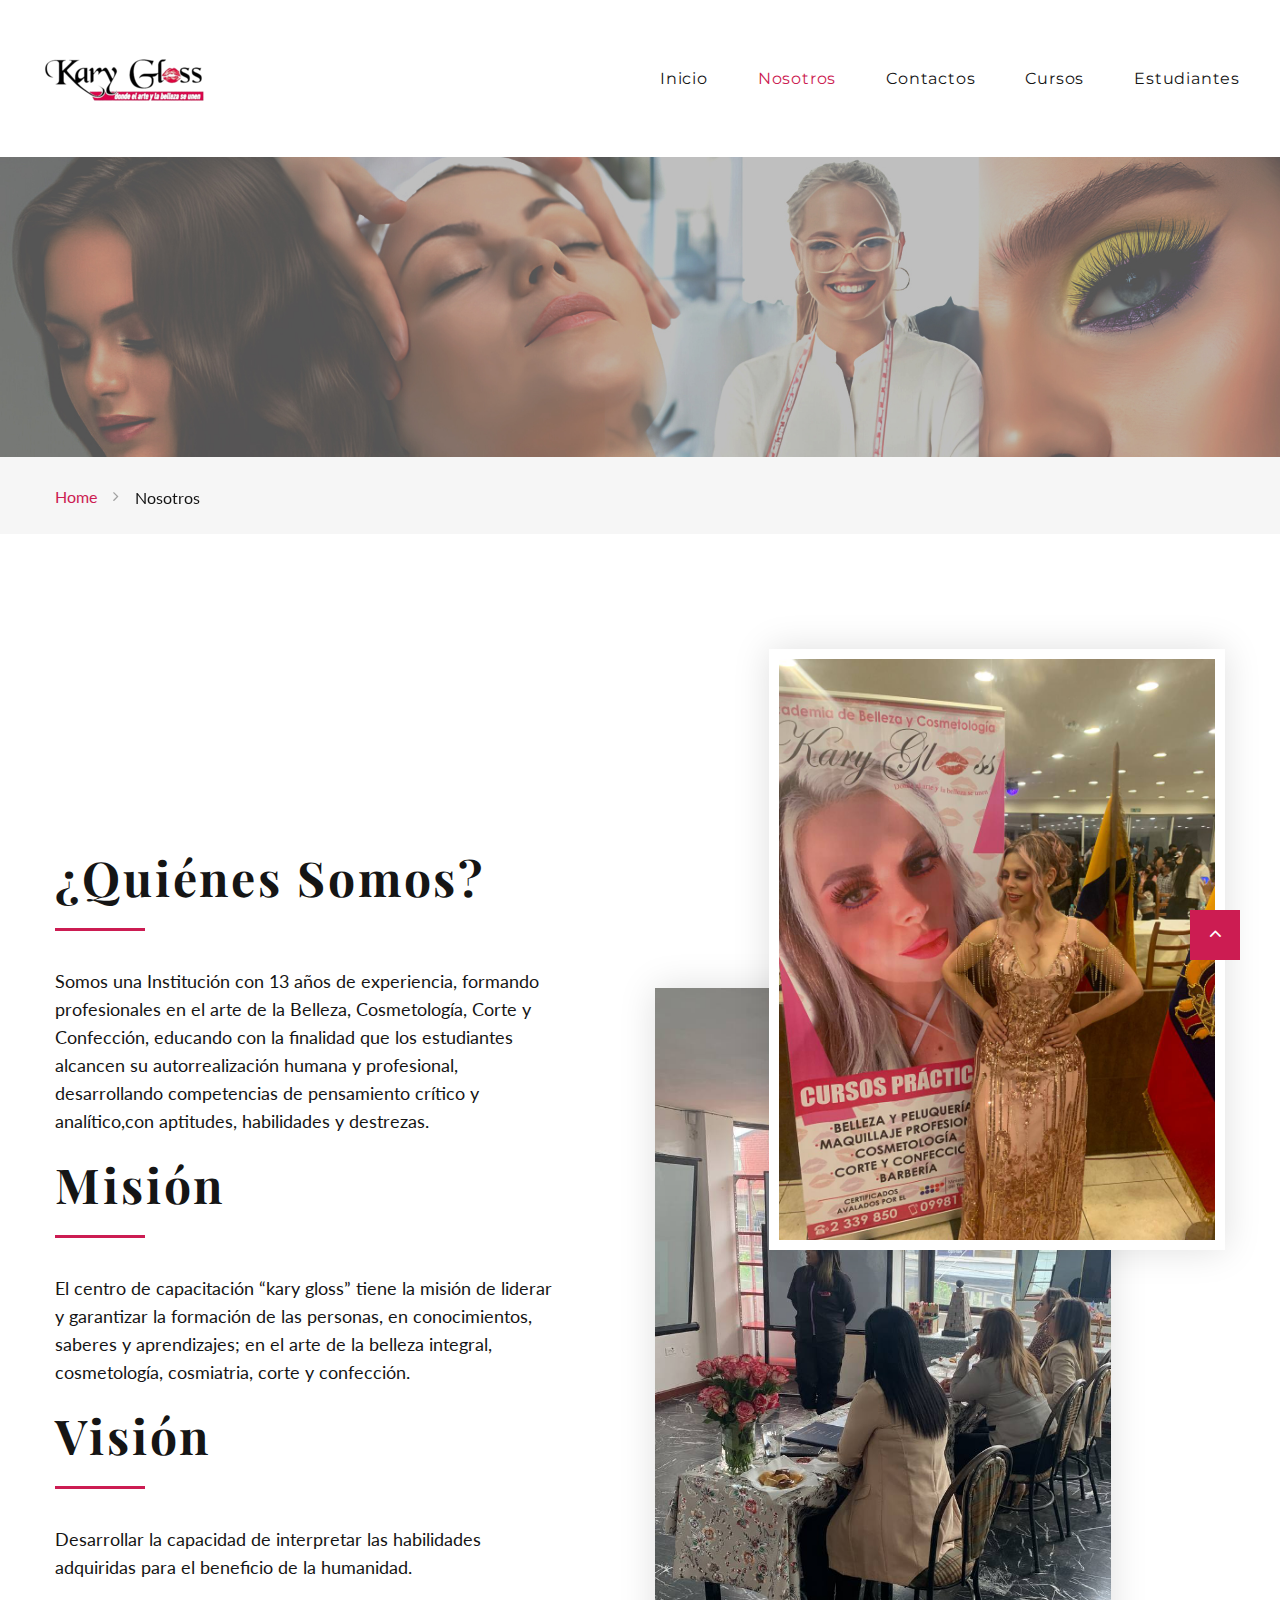
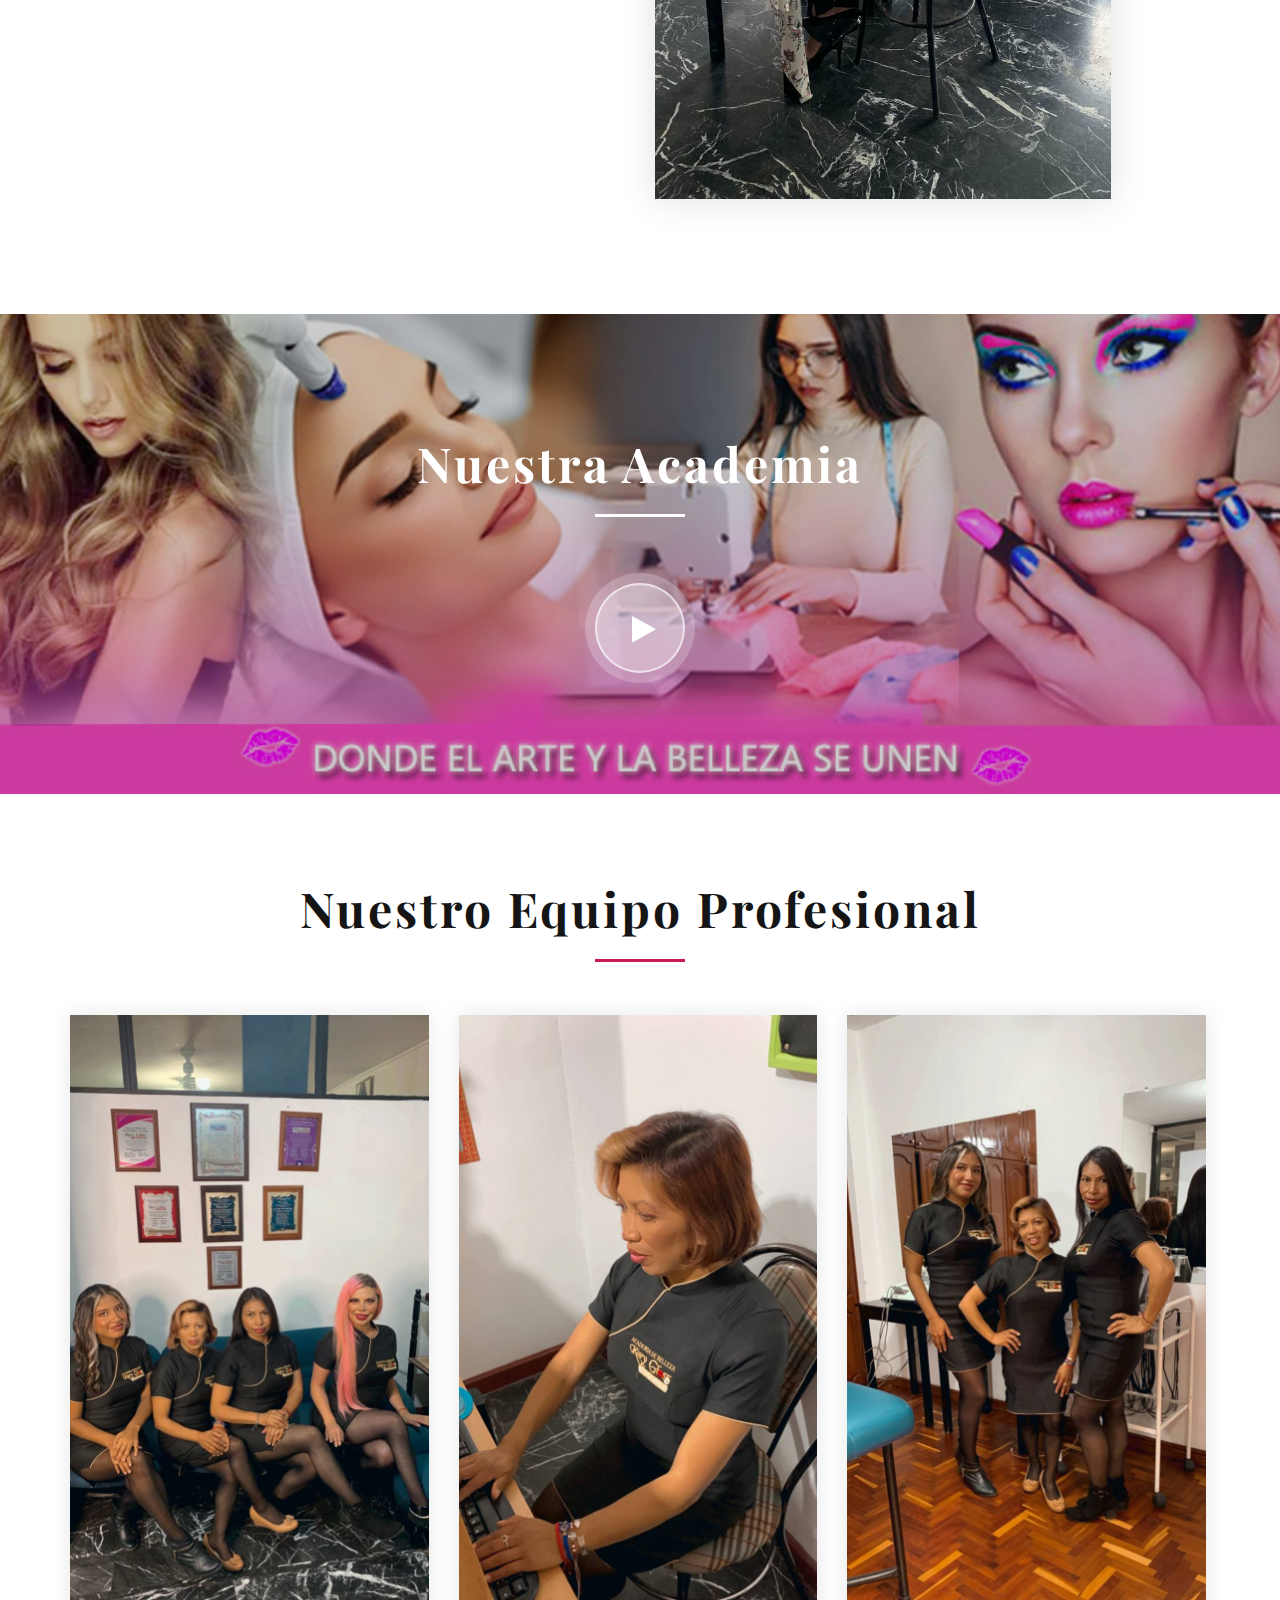
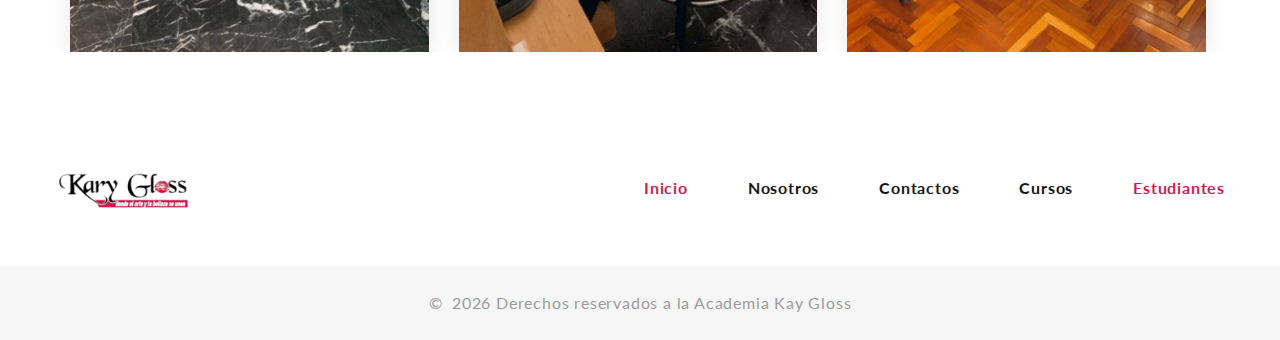
<file: about.html>
<!-- Page Title--><!DOCTYPE html>
<html class="wide wow-animation" lang="en">
  <head>
    <title>Nosotros</title>
    <meta name="format-detection" content="telephone=no">
    <meta name="viewport" content="width=device-width, height=device-height, initial-scale=1.0, maximum-scale=1.0, user-scalable=0">
    <meta http-equiv="X-UA-Compatible" content="IE=edge">
    <meta charset="utf-8">
    <link rel="icon" href="images/favicon.ico" type="image/x-icon">
    <!-- Stylesheets-->
    <link rel="stylesheet" type="text/css" href="//fonts.googleapis.com/css?family=Lato:300i,400,400i,700%7CMontserrat:400,500,600,700%7CPlayfair+Display:400,700,700i%7COswald:400,700,700i">
    <link rel="stylesheet" href="css/bootstrap.css">
    <link rel="stylesheet" href="css/fonts.css">
    <link rel="stylesheet" href="css/style.css">
    <style>.ie-panel{display: none;background: #212121;padding: 10px 0;box-shadow: 3px 3px 5px 0 rgba(0,0,0,.3);clear: both;text-align:center;position: relative;z-index: 1;} html.ie-10 .ie-panel, html.lt-ie-10 .ie-panel {display: block;}</style>
  </head>
  <body>
    <div class="ie-panel"><a href="http://windows.microsoft.com/en-US/internet-explorer/"><img src="images/ie8-panel/warning_bar_0000_us.jpg" height="42" width="820" alt="You are using an outdated browser. For a faster, safer browsing experience, upgrade for free today."></a></div>
    <div class="preloader">
      <div class="preloader-body">
        <div class="cssload-container">
          <div class="cssload-speeding-wheel"></div>
        </div>
        <p>Loading...</p>
      </div>
    </div>
    <div class="page">
      <!-- <a class="section section-banner d-none d-xl-block" href="https://www.templatemonster.com/intense-multipurpose-html-template.html" target="_blank" style="background-image: url(images/banner/background-04-1920x60.jpg); background-image: -webkit-image-set( url(images/banner/background-04-1920x60.jpg) 1x, url(images/banner/background-04-3840x120.jpg) 2x )"><img src="images/banner/foreground-04-1600x60.png" srcset="images/banner/foreground-04-1600x60.png 1x, images/banner/foreground-04-3200x120.png 2x" alt="" width="1600" height="310"></a> -->
      <!-- Page Header-->
      <header class="section page-header">
        <!-- RD Navbar-->
        <div class="rd-navbar-wrap">
          <nav class="rd-navbar rd-navbar-classic rd-navbar-classic-minimal" data-layout="rd-navbar-fixed" data-sm-layout="rd-navbar-fixed" data-md-layout="rd-navbar-fixed" data-md-device-layout="rd-navbar-fixed" data-lg-layout="rd-navbar-static" data-lg-device-layout="rd-navbar-static" data-xl-layout="rd-navbar-static" data-xl-device-layout="rd-navbar-static" data-lg-stick-up-offset="46px" data-xl-stick-up-offset="46px" data-xxl-stick-up-offset="46px" data-lg-stick-up="true" data-xl-stick-up="true" data-xxl-stick-up="true">
            <div class="rd-navbar-main-outer">
              <div class="rd-navbar-main">
                <!-- RD Navbar Panel-->
                <div class="rd-navbar-panel">
                  <!-- RD Navbar Toggle-->
                  <button class="rd-navbar-toggle" data-rd-navbar-toggle=".rd-navbar-nav-wrap"><span></span></button>
                  <!-- RD Navbar Brand-->
                  <div class="rd-navbar-brand">
                    <!--Brand--><a class="brand" href="index.html"><img class="brand-logo-dark" src="images/logo-default-392x116.png" alt="" width="196" height="58"/><img class="brand-logo-light" src="images/logo-default-392x116.png" alt="" width="196" height="58"/></a>
                  </div>
                </div>
                <div class="rd-navbar-main-element">
                  <div class="rd-navbar-nav-wrap">
                    <!-- RD Navbar Nav-->
                    <ul class="rd-navbar-nav">
                      <li class="rd-nav-item"><a class="rd-nav-link" href="index.html">Inicio</a>
                      </li>

                      <li class="rd-nav-item active"><a class="rd-nav-link" href="about.html">Nosotros</a>
                      </li>

                      <!-- <li class="rd-nav-item"><a class="rd-nav-link" href="typography.html">Typography</a>
                      </li> -->
                      <li class="rd-nav-item"><a class="rd-nav-link" href="contacts.html">Contactos</a>
                      </li>
                      <li class="rd-nav-item  dropdown"><a class="rd-nav-link" href="#cursosindex">Cursos</a>
                        <div class="dropdown-content">
                          <a href="bellezapeluqueria.html">Belleza y Peluquería</a>
                          <a href="cosmetologia.html">Cosmetología</a>
                          <a href="cosmiatria.html">Cosmiatría</a>
                          <a href="maquillaje.html">Maquillaje Profesional</a>
                          <a href="manicurapedicura.html">Manicura y Pedicura</a>
                          <a href="corteconfeccion.html">Corte y Confección</a>                            
                        </div>
                      </li>

                           
                      <li class="rd-nav-item  dropdown"><a class="rd-nav-link" href="#proyectos">Estudiantes</a>
                        <div class="dropdown-content">
                          <a href="defensasproyectos.html">Defensas de Proyectos</a>
                          <a href="galeria.html">Galeria</a>                            
                        </div>
                      </li>
                    </ul>
                  </div>
                </div>
              </div>
            </div>
          </nav>
        </div>
      </header>
      <section class="section-page-title" style="background-image: url(images/page-title-3-1920x305.jpg); background-size: cover;">
        <div class="container">
          <h1 class="page-title"></h1>
        </div>
      </section>
      <section class="breadcrumbs-custom">
        <div class="container">
          <ul class="breadcrumbs-custom-path">
            <li><a href="index.html">Home</a></li>
            <li class="active">Nosotros</li>
          </ul>
        </div>
      </section>
      <section class="section section-lg bg-default">
        <div class="container">
          <div class="row row-50 align-items-lg-center justify-content-xl-between">
            <div class="col-lg-6">
              <div class="block-xs">
                <h2>¿Quiénes Somos?</h2>
                <div class="divider-lg"></div>
                <p class="big text-gray-800">
                  Somos una Institución con 13 años de experiencia, formando profesionales 
                  en el arte de la Belleza, Cosmetología, Corte y Confección, educando con 
                  la finalidad que los estudiantes alcancen su autorrealización humana y profesional, desarrollando competencias de pensamiento crítico y 
                  analítico,con aptitudes, habilidades y destrezas.
                </p>
                <h2>Misión</h2>
                <div class="divider-lg"></div>
                <p class="big text-gray-800">
                  El centro de capacitación “kary gloss” tiene la misión de liderar y garantizar la formación de las personas, en conocimientos, saberes y aprendizajes; en el arte de la belleza integral, cosmetología, cosmiatria, corte y confección. 
                </p>
                <h2>Visión</h2>
                <div class="divider-lg"></div>
                <p class="big text-gray-800">
                  Desarrollar la capacidad de interpretar las habilidades adquiridas para el beneficio de la humanidad.
                </p>
              </div>
              <br>
              <!--<div class="row row-30">
                <div class="col-md-6">
                  <div class="box-contact-info-with-icon"><span class="icon mdi mdi-clock icon-primary"></span>
                    <h5>Horarios de Atención</h5>
                    <ul class="list-xs">
                      <li> <span class="text-gray-800">Lunes-Sábado: </span> 9:00am–18:00pm
                      </li>
                      <li><span class="text-gray-800">Domingos: </span> Cerrado
                      </li>
                    </ul>
                  </div>
                </div>
                <div class="col-md-6">
                  <div class="box-contact-info-with-icon"><span class="icon mdi mdi-clock icon-primary"></span>
                    <h5>Ubicación</h5>
                    <ul class="list-xs">
                      <li><span class="text-gray-800">Quito - Ecuador</span>
                      </li>
                      <li><span class="text-gray-800">Dirección: </span> Sangolquí, Ecuador, 170501
                      </li>
                      
                      <li><span class="text-gray-800">Móvil: </span> 099 811 9201
                      </li>
                      <li><span class="text-gray-800">Correo electrónico: </span> karycat_85@hotmail.com
                      </li>
                    </ul>
                  </div>
                </div>
              </div> -->
            </div>
            <div class="col-lg-6">
              <div class="box-images box-images-variant-3">
                <div class="box-images-item" data-parallax-scroll="{&quot;y&quot;: -20,   &quot;smoothness&quot;: 30 }"><img src="images/overview-1-470x282.jpg" alt="" width="470" height="282"/>
                </div>
                <div class="box-images-item box-images-without-border" data-parallax-scroll="{&quot;y&quot;: 40,  &quot;smoothness&quot;: 30 }"><img src="images/overview-2-470x282.jpg" alt="" width="470" height="282"/>
                </div>
              </div>
            </div>
          </div>
        </div>
      </section>
      <section class="section parallax-container" data-parallax-img="images/parallax-04-1920x1320s.png">
        <div class="parallax-content section-lg context-dark text-center section-filter-dark">
          <div class="container">
            <h2>Nuestra Academia</h2>
            <div class="divider-lg"></div>
            <p class="block-lg">
              </p>
          </div>
          <div class="container">
            <div class="box-video-button" data-lightgallery="group"><a class="button-play" data-lightgallery="item" href="https://www.youtube.com/watch?v=mBwq1Kfdk6Q&list=PLwvdfrJMdP27qio0K72vVnJkS3wR8dKfy&index=2"><span class="icon fa-play"></span></a></div>
          </div>
        </div>
      </section>
      <section class="section section-md bg-default text-center">
        <div class="container">
          <h2>Nuestro Equipo Profesional</h2>
          <div class="divider-lg"></div>
          <p class="block-lg">
          <div class="row row-40">
            <div class="col-12">
              <!-- Owl Carousel-->
              <div class="owl-carousel carousel-creative" data-items="1" data-lg-items="3" data-dots="true" data-nav="false" data-stage-padding="15" data-loop="false" data-margin="30" data-mouse-drag="false">
                <div class="team-minimal team-minimal-with-shadow">
                  <figure><img src="images/team-4-370x370.jpg" alt="" width="370" height="370"></figure>
                  <!-- <div class="team-minimal-caption">
                    <h4 class="team-title"><a href="#">Nombre 1</a></h4>
                    <p>Cosmetologist - Especialidad</p>
                  </div> -->
                </div>
                <div class="team-minimal team-minimal-with-shadow">
                  <figure><img src="images/team-5-370x370.jpg" alt="" width="370" height="370"></figure>
                  <!-- <div class="team-minimal-caption">
                    <h4 class="team-title"><a href="#">Nombre 2</a></h4>
                    <p>Especialidad</p>
                  </div> -->
                </div>
                <div class="team-minimal team-minimal-with-shadow">
                  <figure><img src="images/team-3-370x370.jpg" alt="" width="370" height="370"></figure>
                  <!-- <div class="team-minimal-caption">
                    <h4 class="team-title"><a href="#">Nombre 3</a></h4>
                    <p>Especialidad</p>
                  </div> -->
                </div>
              </div>
            </div>
            <!--  -->
            <!-- <div class="col-12"><a class="button button-default-outline" href="#">View all team</a></div> -->
          </div>
        </div>
      </section>
      <!-- <section class="section parallax-container" data-parallax-img="images/parallax-1-1920x870.jpg">
        <div class="parallax-content section-lg context-dark text-center">
          <div class="container"> 
            <div class="row justify-content-md-center row-30"> 
              <div class="col-md-9 col-lg-8">
                <h2>Subscribe to Our Newsletter</h2>
                <div class="divider-lg"></div>
                <p class="big">Be the first to know about our promotions and discounts!</p>
              </div>
              <div class="col-md-9 col-lg-6">
               
                <form class="rd-form rd-mailform rd-form-inline" data-form-output="form-output-global" data-form-type="subscribe" method="post" action="bat/rd-mailform.php">
                  <div class="form-wrap">
                    <input class="form-input" id="subscribe-form-0-email" type="email" name="email" data-constraints="@Email @Required"/>
                    <label class="form-label" for="subscribe-form-0-email">Your E-mail</label>
                  </div>
                  <div class="form-button">
                    <button class="button button-primary" type="submit">Subscribe</button>
                  </div>
                </form>
              </div>
            </div>
          </div>
        </div>
      </section> -->
      <!-- Banner 2-->
      <!-- <a class="section section-banner" href="https://www.templatemonster.com/intense-multipurpose-html-template.html" target="_blank" style="background-image: url(images/banner/background-03-1920x310.jpg); background-image: -webkit-image-set( url(images/banner/background-03-1920x310.jpg) 1x, url(images/banner/background-03-3840x620.jpg) 2x )"><img src="images/banner/foreground-03-1600x310.png" srcset="images/banner/foreground-03-1600x310.png 1x, images/banner/foreground-03-3200x620.png 2x" alt="" width="1600" height="310"></a> -->
      <!-- Page Footer-->
      <footer class="section bg-default section-xs-type-1 footer-minimal">
        <div class="container">
          <div class="row row-30 align-items-lg-center justify-content-lg-between">
            <div class="col-lg-2">
              <div class="footer-brand"><a href="index.html"><img src="images/logo-dark-142x58.png" alt="" width="142" height="58"/></a></div>
            </div>
            <div class="col-lg-10">
              <div class="footer-nav">
                <ul class="rd-navbar-nav">
                  <li class="rd-nav-item active"><a class="rd-nav-link" href="index.html">Inicio</a></li>
                  <li class="rd-nav-item"><a class="rd-nav-link" href="about.html">Nosotros</a></li>
                  <li class="rd-nav-item"><a class="rd-nav-link" href="contacts.html">Contactos</a></li>
                  <li class="rd-nav-item"><a class="rd-nav-link" href="index.html#cursosindex">Cursos</a></li>
                  <li class="rd-nav-item active"><a class="rd-nav-link" href="index.html#proyectos">Estudiantes</a></li>
                  </li>
                </ul>
              </div>
            </div>
          </div>
        </div>
      </footer>
      <section class="bg-gray-100 section-xs text-center">
        <div class="container">
          <p class="rights"><span>&copy;&nbsp; </span><span class="copyright-year"></span><span>&nbsp;</span><span>Derechos reservados a la Academia Kay Gloss</span></p>
        </div>
      </section>
    </div>
    <!-- Global Mailform Output-->
    <div class="snackbars" id="form-output-global"></div>
    <!-- Javascript-->
    <script src="js/core.min.js"></script>
    <script src="js/script.js"></script>
  </body>
</html>
</file>
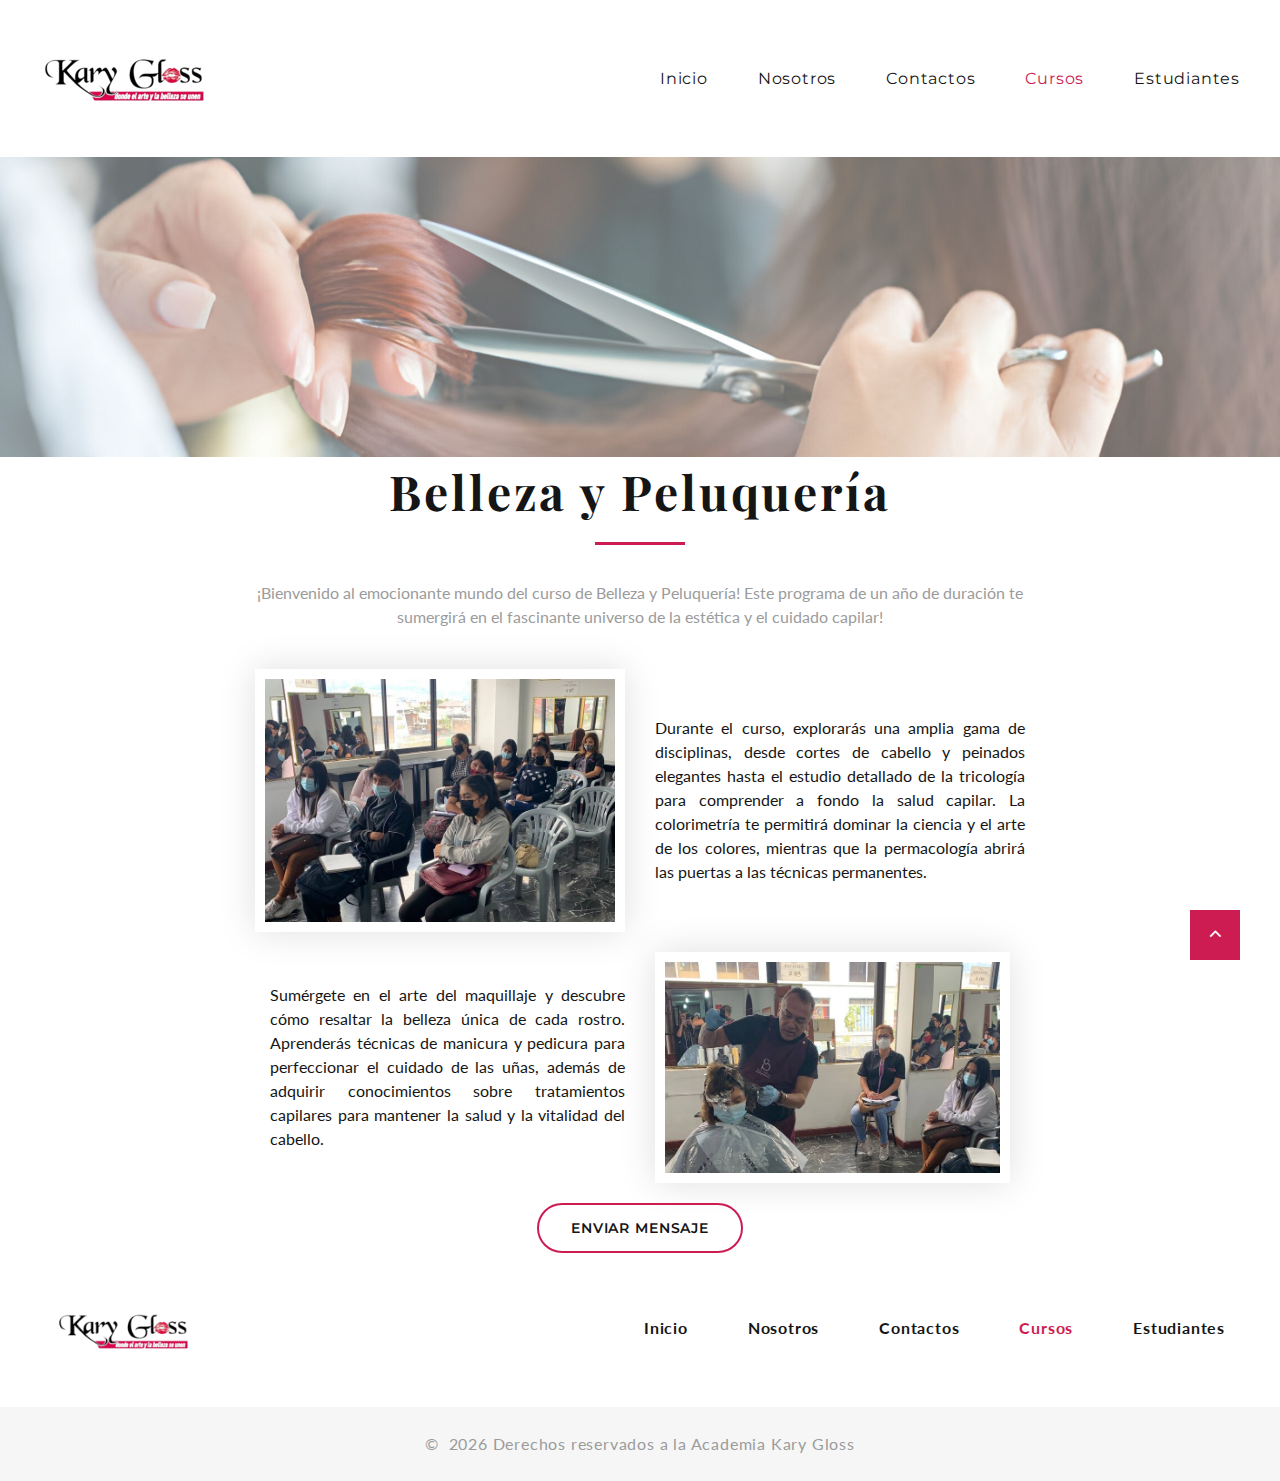
<file: bellezapeluqueria.html>
<!-- Page Title--><!DOCTYPE html>
<html class="wide wow-animation" lang="en">
  <head>
    <title>Home</title>
    <meta name="format-detection" content="telephone=no">
    <meta name="viewport" content="width=device-width, height=device-height, initial-scale=1.0, maximum-scale=1.0, user-scalable=0">
    <meta http-equiv="X-UA-Compatible" content="IE=edge">
    <meta charset="utf-8">
    <link rel="icon" href="images/favicon.ico" type="image/x-icon">
    <!-- Stylesheets-->
    <link rel="stylesheet" type="text/css" href="//fonts.googleapis.com/css?family=Lato:300i,400,400i,700%7CMontserrat:400,500,600,700%7CPlayfair+Display:400,700,700i%7COswald:400,700,700i">
    <link rel="stylesheet" href="css/bootstrap.css">
    <link rel="stylesheet" href="css/fonts.css">
    <link rel="stylesheet" href="css/style.css">
    <style>.ie-panel{display: none;background: #212121;padding: 10px 0;box-shadow: 3px 3px 5px 0 rgba(0,0,0,.3);clear: both;text-align:center;position: relative;z-index: 1;} html.ie-10 .ie-panel, html.lt-ie-10 .ie-panel {display: block;}</style>
  </head>
  <body>
    <div class="ie-panel"><a href="http://windows.microsoft.com/en-US/internet-explorer/"><img src="images/ie8-panel/warning_bar_0000_us.jpg" height="42" width="820" alt="You are using an outdated browser. For a faster, safer browsing experience, upgrade for free today."></a></div>
    <div class="preloader">
      <div class="preloader-body">
        <div class="cssload-container">
          <div class="cssload-speeding-wheel"></div>
        </div>
        <p>Loading...</p>
      </div>
    </div>
    <div class="page">
      <!-- Banner 1-->
      <!-- Page Header-->
      <header class="section page-header">
        <!-- RD Navbar-->
        <div class="rd-navbar-wrap">
          <nav class="rd-navbar rd-navbar-classic rd-navbar-classic-minimal" data-layout="rd-navbar-fixed" data-sm-layout="rd-navbar-fixed" data-md-layout="rd-navbar-fixed" data-md-device-layout="rd-navbar-fixed" data-lg-layout="rd-navbar-static" data-lg-device-layout="rd-navbar-static" data-xl-layout="rd-navbar-static" data-xl-device-layout="rd-navbar-static" data-lg-stick-up-offset="46px" data-xl-stick-up-offset="46px" data-xxl-stick-up-offset="46px" data-lg-stick-up="true" data-xl-stick-up="true" data-xxl-stick-up="true">
            <div class="rd-navbar-main-outer">
              <div class="rd-navbar-main">
                <!-- RD Navbar Panel-->
                <div class="rd-navbar-panel">
                  <!-- RD Navbar Toggle-->
                  <button class="rd-navbar-toggle" data-rd-navbar-toggle=".rd-navbar-nav-wrap"><span></span></button>
                  <!-- RD Navbar Brand-->
                  <div class="rd-navbar-brand">
                    <!--Brand--><a class="brand" href="index.html"><img class="brand-logo-dark" src="images/logo-default-392x116.png" alt="" width="196" height="58"/><img class="brand-logo-light" src="images/logo-default-392x116.png" alt="" width="196" height="58"/></a>
                  </div>
                </div>
                <div class="rd-navbar-main-element">
            
                 <div class="rd-navbar-nav-wrap">
                   
                    <ul class="rd-navbar-nav">
                      <li class="rd-nav-item dropdown"><a class="rd-nav-link" href="index.html">Inicio</a>
                        
                      </li>
                      <li class="rd-nav-item"><a class="rd-nav-link" href="about.html">Nosotros</a>
                      </li>
                      <li class="rd-nav-item"><a class="rd-nav-link"  href="contacts.html">Contactos</a></li>
                        <li class="rd-nav-item active dropdown"><a class="rd-nav-link" href="index.html#cursosindex">Cursos</a>
                          <div class="dropdown-content">
                            <a href="bellezapeluqueria.html">Belleza y Peluquería</a>
                            <a href="cosmetologia.html">Cosmetología</a>
                            <a href="cosmiatria.html">Cosmiatría</a>
                            <a href="maquillaje.html">Maquillaje Profesional</a>
                            <a href="manicurapedicura.html">Manicura y Pedicura</a>
                            <a href="corteconfeccion.html">Corte y Confección</a>                          
                          </div>
                        </li>
                      
                      <li class="rd-nav-item  dropdown"><a class="rd-nav-link" href="index.html#proyectos">Estudiantes</a>
                        <div class="dropdown-content">
                          <a href="defensasproyectos.html">Defensas de Proyectos</a>
                          <a href="galeria.html">Galeria</a>                            
                        </div>
                      </li>
                    </ul>
                  </div>
                </div>
              </div>
            </div>
          </nav>
        </div>
      </header>
      <!-- Swiper-->
      <section class="section-page-title" style="background-image: url(images/corteconfecp.jpg); background-size: cover;">
        <div class="container">
          <h1 class="page-title"></h1>
        </div>
      </section>
      <div class="container text-center">
       
        <div class="row">
          <div class="col">
            
          </div>
          <div class="col-8">
            <section class="margenpd">
              
                
                  <div class="margenpd">
                    <ul class="list-xl ">
                      <li>
                        <h2>Belleza y Peluquería</h2>
                        <div class="divider-lg"></div>
                        <p>¡Bienvenido al emocionante mundo del curso de Belleza y Peluquería! Este programa de un año de duración te sumergirá en el fascinante universo de la estética y el cuidado capilar!</p>
                      </li>
                    </ul>
                  </div>
                
             
            </section>
            <!-- Image Left-->
            <section class="margenpd">
             
                <div class="row">
                  <div class="col"> 
                    <div class="row row-40">
                      <div class="col-md-6">
                        <div class="centrarcur" data-parallax-scroll="{&quot;y&quot;: 20, &quot;x&quot;: 30,  &quot;smoothness&quot;: 30 }">
                          <img   src="images/bellezas3.jpg" alt="" width="770" height="380"/>
                        </div>
                        
                      </div>
                      <div class="col-md-6 centrarv">
                        <p class="text-gray-800">Durante el curso, explorarás una amplia gama de disciplinas, desde cortes de cabello y peinados elegantes hasta el estudio detallado de la tricología para comprender a fondo la salud capilar. La colorimetría te permitirá dominar la ciencia y el arte de los colores, mientras que la permacología abrirá las puertas a las técnicas permanentes.</p>
                      </div>
                    </div>
                  </div>
                </div>        
             
            </section>
            <!-- Image Right-->
            <section class="margenpd">
              <div class="container">
                <div class="row">
                  <div class="col">
                    <div class="row row-40 flex-md-row-reverse">
                     
                      <div class="col-md-6">
                        <div class="centrarcur" data-parallax-scroll="{&quot;y&quot;: 20, &quot;x&quot;: 30,  &quot;smoothness&quot;: 30 }">
                          <img    src="images/belleza2.jpg" alt="" width="770" height="380"/>
                        </div>
                        
                      </div>
                      <div class="col-md-6 centrarv">
                        <p class="text-gray-800">Sumérgete en el arte del maquillaje y descubre cómo resaltar la belleza única de cada rostro. Aprenderás técnicas de manicura y pedicura para perfeccionar el cuidado de las uñas, además de adquirir conocimientos sobre tratamientos capilares para mantener la salud y la vitalidad del cabello.</p>
                      </div>
                    </div>
                  </div>
                </div>
              </div>
            </section>
            <center>
                <a class="button button-default-outline" href="https://api.whatsapp.com/send?phone=593998119201&" target="_blank">Enviar mensaje</a>
            </center>
          </div>
          <div class="col">
           
          
          </div>
        </div>
          
          
        </div>
      </div>
      
      <!-- Page Footer-->
      <footer class="section bg-default section-xs-type-1 footer-minimal">
        <div class="container">
          <div class="row row-30 align-items-lg-center justify-content-lg-between">
            <div class="col-lg-2">
              <div class="footer-brand"><a href="index.html"><img src="images/logo-dark-142x58.png" alt="" width="142" height="58"/></a></div>
            </div>
            <div class="col-lg-10">
              <div class="footer-nav">
                <ul class="rd-navbar-nav">
                  <li class="rd-nav-item "><a class="rd-nav-link" href="index.html">Inicio</a></li>
                  <li class="rd-nav-item"><a class="rd-nav-link" href="about.html">Nosotros</a></li>
                  <li class="rd-nav-item"><a class="rd-nav-link" href="contacts.html">Contactos</a></li>
                  <li class="rd-nav-item active"><a class="rd-nav-link" href="index.html#cursosindex">Cursos</a></li>
                  <li class="rd-nav-item"><a class="rd-nav-link" href="index.html#proyectos">Estudiantes</a></li>
                </ul>
              </div>
            </div>
          </div>
        </div>
      </footer>
      <section class="bg-gray-100 section-xs text-center">
        <div class="container">
          <p class="rights"><span>&copy;&nbsp; </span><span class="copyright-year"></span><span>&nbsp;</span><span>Derechos reservados a la Academia Kary Gloss</span></p>

        </div>
      </section>
    </div>
    <!-- Global Mailform Output-->
    <div class="snackbars" id="form-output-global"></div>
    <!-- Javascript-->
    <script src="js/core.min.js"></script>
    <script src="js/script.js"></script>
    <!-- coded by houdini-->
  </body>
</html>
</file>
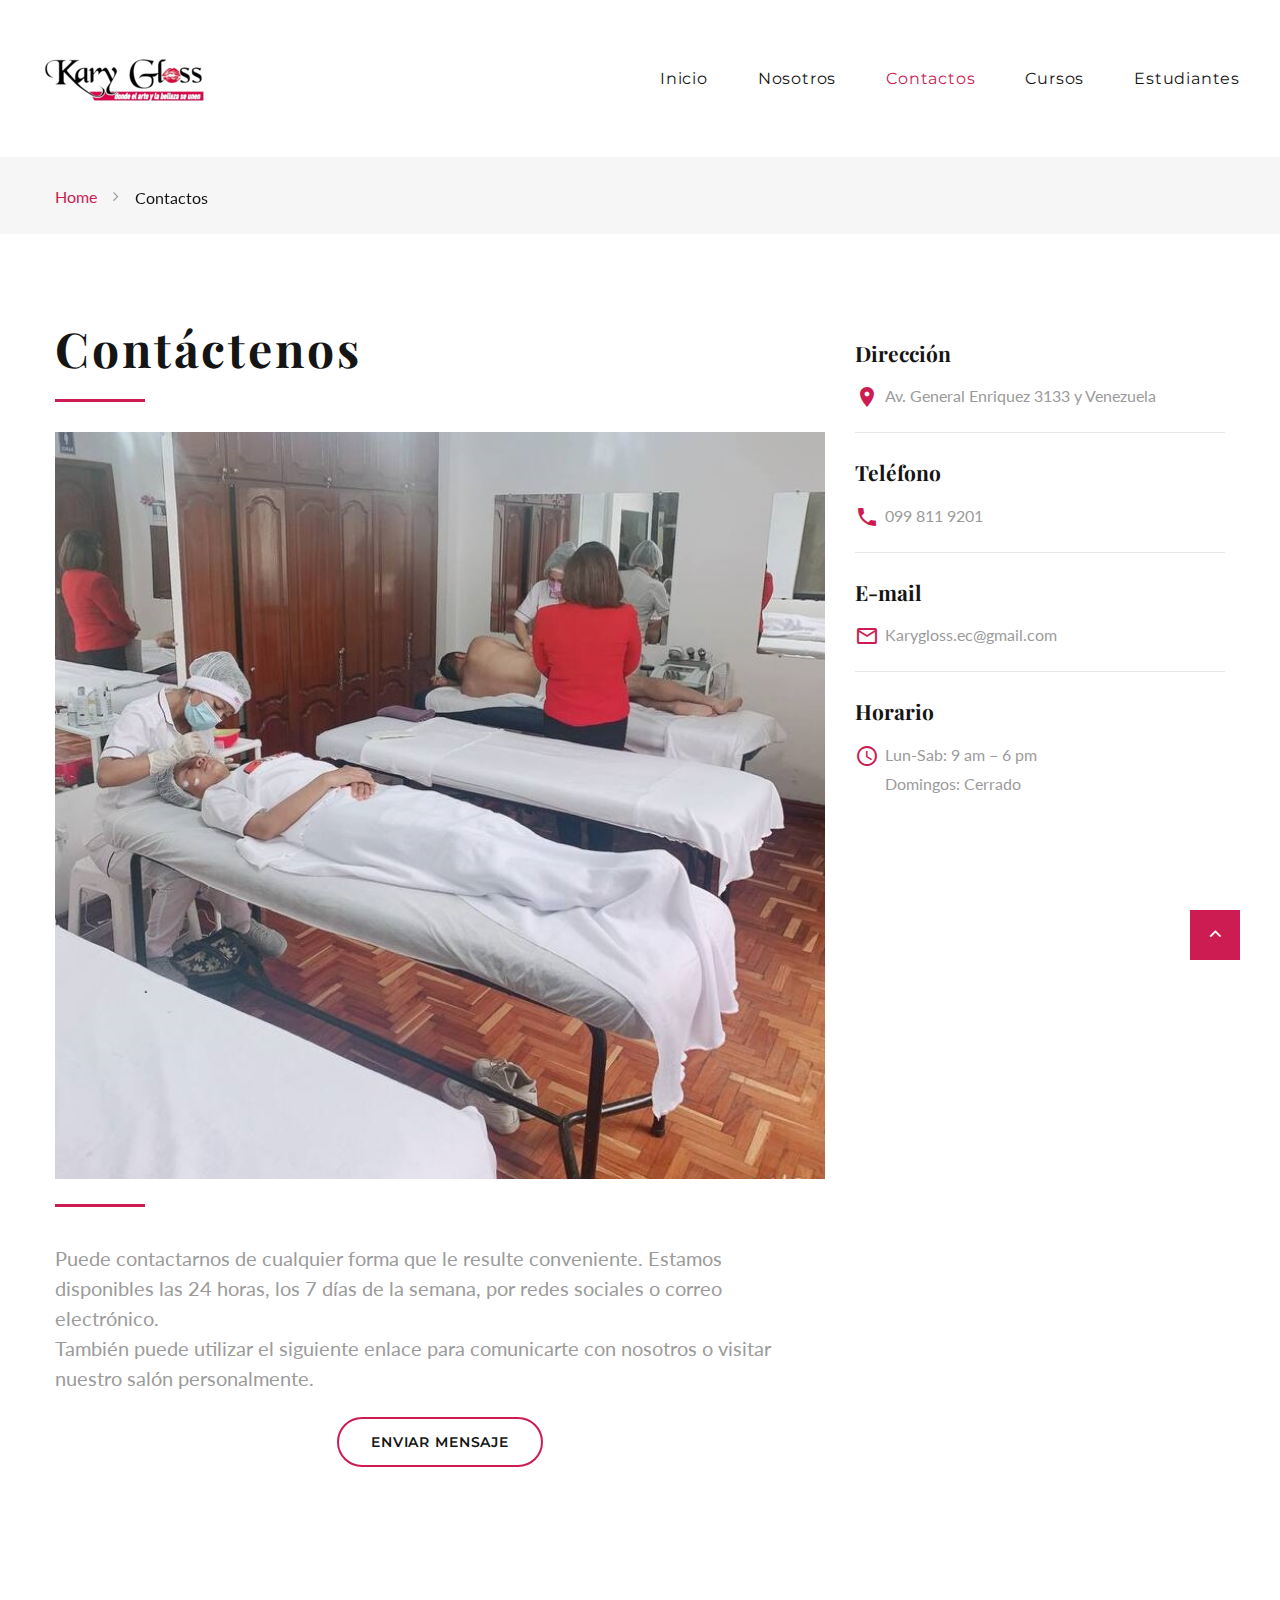
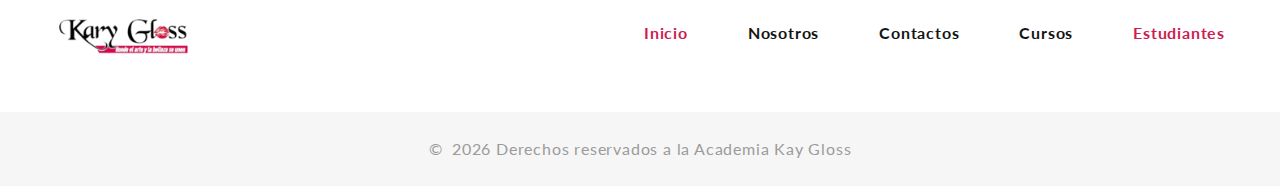
<file: contacts.html>
<!-- Page Title--><!DOCTYPE html>
<html class="wide wow-animation" lang="en">
  <head>
    <title>Contactos</title>
    <meta name="format-detection" content="telephone=no">
    <meta name="viewport" content="width=device-width, height=device-height, initial-scale=1.0, maximum-scale=1.0, user-scalable=0">
    <meta http-equiv="X-UA-Compatible" content="IE=edge">
    <meta charset="utf-8">
    <link rel="icon" href="images/favicon.ico" type="image/x-icon">
    <!-- Stylesheets-->
    <link rel="stylesheet" type="text/css" href="//fonts.googleapis.com/css?family=Lato:300i,400,400i,700%7CMontserrat:400,500,600,700%7CPlayfair+Display:400,700,700i%7COswald:400,700,700i">
    <link rel="stylesheet" href="css/bootstrap.css">
    <link rel="stylesheet" href="css/fonts.css">
    <link rel="stylesheet" href="css/style.css">
    <style>.ie-panel{display: none;background: #212121;padding: 10px 0;box-shadow: 3px 3px 5px 0 rgba(0,0,0,.3);clear: both;text-align:center;position: relative;z-index: 1;} html.ie-10 .ie-panel, html.lt-ie-10 .ie-panel {display: block;}</style>
  </head>
  <body>
    <!-- <div class="ie-panel"><a href="http://windows.microsoft.com/en-US/internet-explorer/"><img src="images/ie8-panel/warning_bar_0000_us.jpg" height="42" width="820" alt="You are using an outdated browser. For a faster, safer browsing experience, upgrade for free today."></a></div> -->
    <div class="preloader">
      <div class="preloader-body">
        <div class="cssload-container">
          <div class="cssload-speeding-wheel"></div>
        </div>
        <p>Loading...</p>
      </div>
    </div>
    <div class="page">
      <!-- <a class="section section-banner d-none d-xl-block" href="https://www.templatemonster.com/intense-multipurpose-html-template.html" target="_blank" style="background-image: url(images/banner/background-04-1920x60.jpg); background-image: -webkit-image-set( url(images/banner/background-04-1920x60.jpg) 1x, url(images/banner/background-04-3840x120.jpg) 2x )"><img src="images/banner/foreground-04-1600x60.png" srcset="images/banner/foreground-04-1600x60.png 1x, images/banner/foreground-04-3200x120.png 2x" alt="" width="1600" height="310"></a> -->
      <!-- Page Header-->
      <header class="section page-header">
        <!-- RD Navbar-->
        <div class="rd-navbar-wrap">
          <nav class="rd-navbar rd-navbar-classic rd-navbar-classic-minimal" data-layout="rd-navbar-fixed" data-sm-layout="rd-navbar-fixed" data-md-layout="rd-navbar-fixed" data-md-device-layout="rd-navbar-fixed" data-lg-layout="rd-navbar-static" data-lg-device-layout="rd-navbar-static" data-xl-layout="rd-navbar-static" data-xl-device-layout="rd-navbar-static" data-lg-stick-up-offset="46px" data-xl-stick-up-offset="46px" data-xxl-stick-up-offset="46px" data-lg-stick-up="true" data-xl-stick-up="true" data-xxl-stick-up="true">
            <div class="rd-navbar-main-outer">
              <div class="rd-navbar-main">
                <!-- RD Navbar Panel-->
                <div class="rd-navbar-panel">
                  <!-- RD Navbar Toggle-->
                  <button class="rd-navbar-toggle" data-rd-navbar-toggle=".rd-navbar-nav-wrap"><span></span></button>
                  <!-- RD Navbar Brand-->
                  <div class="rd-navbar-brand">
                    <!--Brand--><a class="brand" href="index.html"><img class="brand-logo-dark" src="images/logo-default-392x116.png" alt="" width="196" height="58"/><img class="brand-logo-light" src="images/logo-default-392x116.png" alt="" width="196" height="58"/></a>
                  </div>
                </div>
                <div class="rd-navbar-main-element">
                  <div class="rd-navbar-nav-wrap">
                    <!-- RD Navbar Nav-->
                    <ul class="rd-navbar-nav">
                      <li class="rd-nav-item"><a class="rd-nav-link" href="index.html">Inicio</a>
                      </li>
                      <li class="rd-nav-item"><a class="rd-nav-link" href="about.html">Nosotros</a>
                      </li>
                    


                      <!-- <li class="rd-nav-item"><a class="rd-nav-link" href="typography.html">Typography</a>
                      </li> -->
                      <li class="rd-nav-item active"><a class="rd-nav-link" href="contacts.html">Contactos</a>
                      </li>
                      <li class="rd-nav-item  dropdown"><a class="rd-nav-link" href="#cursosindex">Cursos</a>
                        <div class="dropdown-content">
                          <a href="bellezapeluqueria.html">Belleza y Peluquería</a>
                          <a href="cosmetologia.html">Cosmetología</a>
                          <a href="cosmiatria.html">Cosmiatría</a>
                          <a href="maquillaje.html">Maquillaje Profesional</a>
                          <a href="manicurapedicura.html">Manicura y Pedicura</a>
                          <a href="corteconfeccion.html">Corte y Confección</a>                            
                        </div>
                      </li>

                           
                      <li class="rd-nav-item  dropdown"><a class="rd-nav-link" href="#proyectos">Estudiantes</a>
                        <div class="dropdown-content">
                          <a href="defensasproyectos.html">Defensas de Proyectos</a>
                          <a href="galeria.html">Galeria</a>                            
                        </div>
                      </li>
                    </ul>
                  </div>
                </div>
              </div>
            </div>
          </nav>
        </div>
      </header>
      <!-- <section class="section-page-title" style="background-image: url(images/page-title-4-1920x305.jpg); background-size: cover;">
        <div class="container">
          <h1 class="page-title">Contacts</h1>
        </div>
      </section> -->
      <section class="breadcrumbs-custom">
        <div class="container">
          <ul class="breadcrumbs-custom-path">
            <li><a href="index.html">Home</a></li>
            <li class="active">Contactos</li>
          </ul>
        </div>
      </section>
      <!-- Mailform-->
      <section class="section section-md">
        <div class="container">
          <div class="row row-50">
            <div class="col-lg-8">
              <h2>Contáctenos</h2>
              <div class="divider-lg"></div>
              <br>
              <figure class="figure-light"><img class="img-centered" src="images/typography-1-770x485.jpg" alt="" width="770" height="485"/>
                <figcaption>
                </figcaption>
              </figure>
              <div class="divider-lg"></div>
              <p style="font-size: 20px;">Puede contactarnos de cualquier forma que le resulte conveniente. Estamos disponibles las 24 horas, los 7 días de la semana, por redes sociales o correo electrónico.
                <br class="d-none d-lg-inline">También puede utilizar el siguiente enlace para comunicarte con nosotros o visitar nuestro salón personalmente.</p>
                <br>
                <center>
                  <div class="col-12">
                    <a class="button button-default-outline" href="https://api.whatsapp.com/send?phone=593998119201&" target="_blank">Enviar mensaje</a></div>
                </div>
                </center>

            
            <div class="col-lg-4">
              <ul class="contact-list">
                <li> 
                  <p class="contact-list-title">Dirección</p>
                  <div class="contact-list-content"><span class="icon mdi mdi-map-marker icon-primary"></span><a href="https://www.google.com/maps/place/Avenida+General+Enr%C3%ADquez+%26+Venezuela,+171103+Sangolqu%C3%AD/@-0.3270563,-78.4547099,17z/data=!3m1!4b1!4m6!3m5!1s0x91d5bd1f1912c7f5:0x4c2f46b2582be8a7!8m2!3d-0.3270617!4d-78.4500965!16s%2Fg%2F11h9ztkl8f?hl=es&entry=ttu">Av. General Enriquez 3133 y Venezuela</a></div>
                </li>
                <li>
                  <p class="contact-list-title">Teléfono</p>
                  <div class="contact-list-content"><span class="icon mdi mdi-phone icon-primary"></span><a href="tel:#">099 811 9201
                  </a><span></div>
                </li>
                <li>
                  <p class="contact-list-title">E-mail</p>
                  <div class="contact-list-content"><span class="icon mdi mdi-email-outline icon-primary"></span><a href="mailto:#">Karygloss.ec@gmail.com</a></div>
                </li>
                <li>
                  <p class="contact-list-title">Horario</p>
                  <div class="contact-list-content"><span class="icon mdi mdi-clock icon-primary"></span>
                    <ul class="list-xs">
                      <li>Lun-Sab: 9 am – 6 pm</li>
                      <li>Domingos: Cerrado</li>
                    </ul>
                  </div>
                </li>
              </ul>
            </div>
          </div>
        </div>
      </section>
      
      <!-- Banner 2-->
      <!-- <a class="section section-banner" href="https://www.templatemonster.com/intense-multipurpose-html-template.html" target="_blank" style="background-image: url(images/banner/background-03-1920x310.jpg); background-image: -webkit-image-set( url(images/banner/background-03-1920x310.jpg) 1x, url(images/banner/background-03-3840x620.jpg) 2x )"><img src="images/banner/foreground-03-1600x310.png" srcset="images/banner/foreground-03-1600x310.png 1x, images/banner/foreground-03-3200x620.png 2x" alt="" width="1600" height="310"></a> -->
      <!-- Page Footer-->
      <footer class="section bg-default section-xs-type-1 footer-minimal">
        <div class="container">
          <div class="row row-30 align-items-lg-center justify-content-lg-between">
            <div class="col-lg-2">
              <div class="footer-brand"><a href="index.html"><img src="images/logo-dark-142x58.png" alt="" width="142" height="58"/></a></div>
            </div>
            <div class="col-lg-10">
              <div class="footer-nav">
                <ul class="rd-navbar-nav">
                  <li class="rd-nav-item active"><a class="rd-nav-link" href="index.html">Inicio</a></li>
                  <li class="rd-nav-item"><a class="rd-nav-link" href="about.html">Nosotros</a></li>
                  <li class="rd-nav-item"><a class="rd-nav-link" href="contacts.html">Contactos</a></li>
                  <li class="rd-nav-item"><a class="rd-nav-link" href="index.html#cursosindex">Cursos</a></li>
                  <li class="rd-nav-item active"><a class="rd-nav-link" href="index.html#proyectos">Estudiantes</a></li>
                  </li>
                </ul>
              </div>
            </div>
          </div>
        </div>
      </footer>
      <section class="bg-gray-100 section-xs text-center">
        <div class="container">
          <p class="rights"><span>&copy;&nbsp; </span><span class="copyright-year"></span><span>&nbsp;</span><span>Derechos reservados a la Academia Kay Gloss</span></p>
        </div>
      </section>
    </div>
    <!-- Global Mailform Output-->
    <div class="snackbars" id="form-output-global"></div>
    <!-- Javascript-->
    <script src="js/core.min.js"></script>
    <script src="js/script.js"></script>
  </body>
</html>
</file>
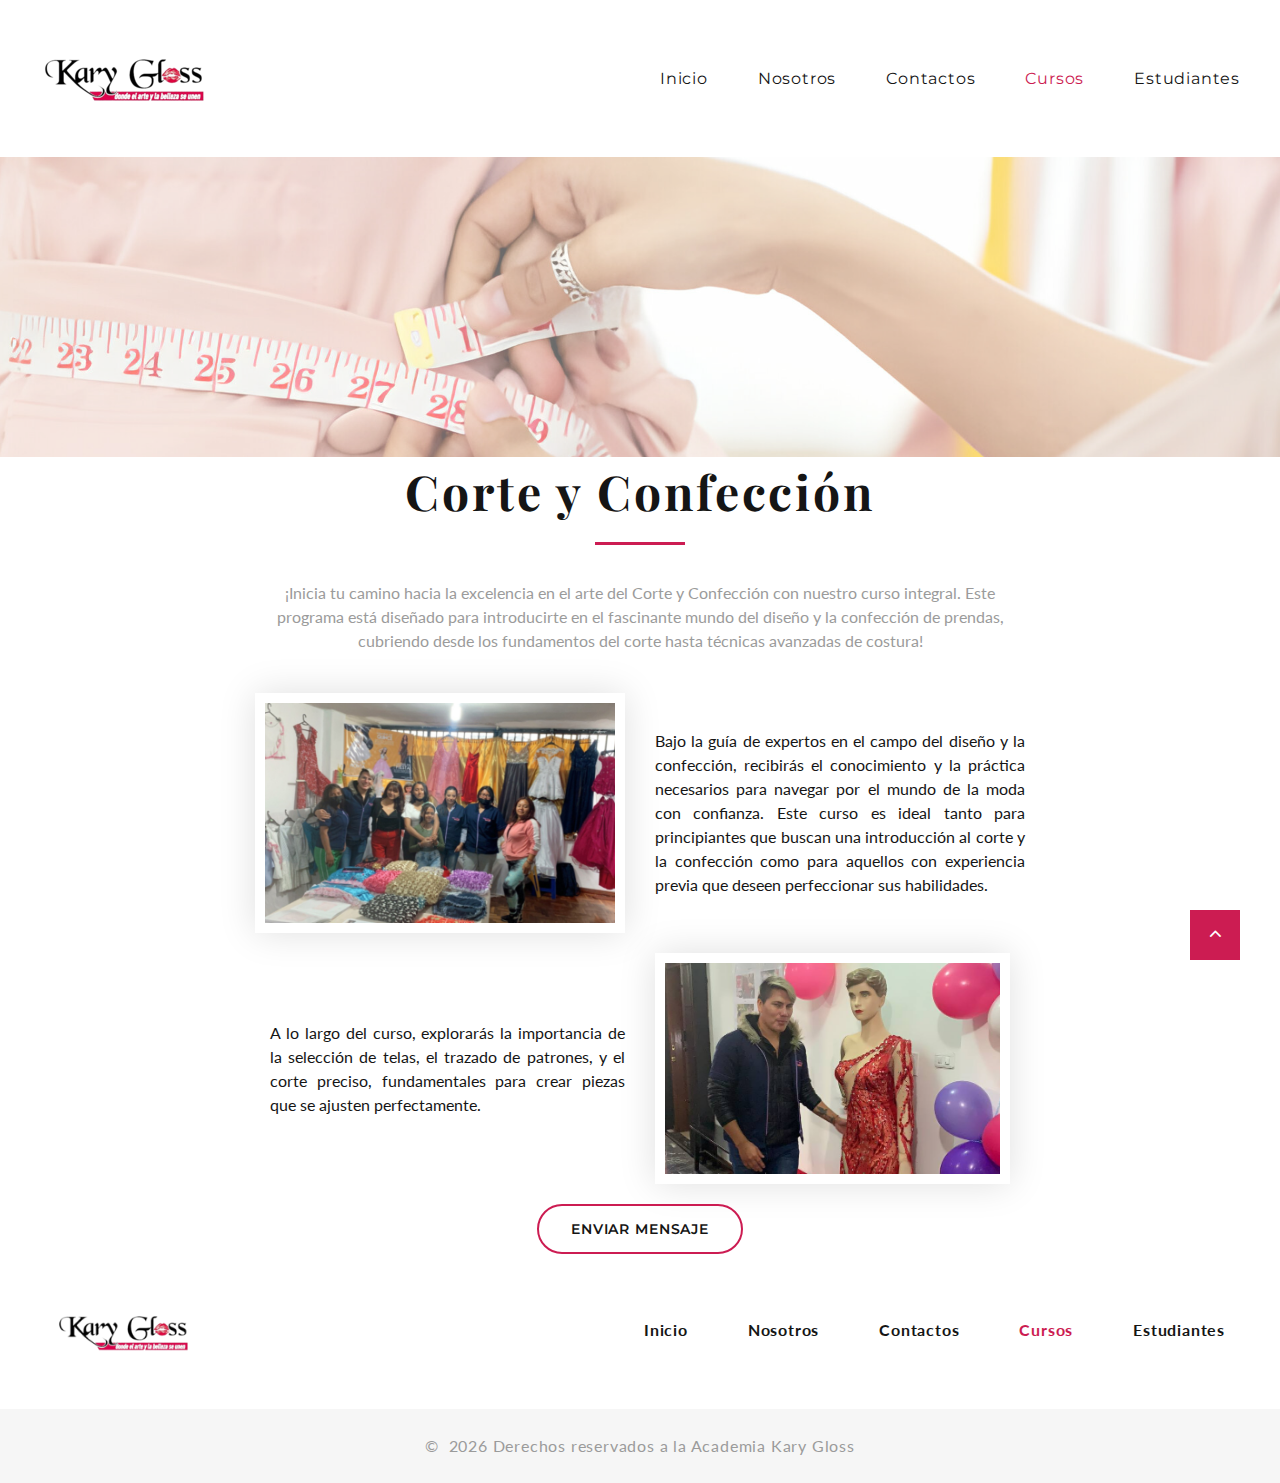
<file: corteconfeccion.html>
<!-- Page Title--><!DOCTYPE html>
<html class="wide wow-animation" lang="en">
  <head>
    <title>Home</title>
    <meta name="format-detection" content="telephone=no">
    <meta name="viewport" content="width=device-width, height=device-height, initial-scale=1.0, maximum-scale=1.0, user-scalable=0">
    <meta http-equiv="X-UA-Compatible" content="IE=edge">
    <meta charset="utf-8">
    <link rel="icon" href="images/favicon.ico" type="image/x-icon">
    <!-- Stylesheets-->
    <link rel="stylesheet" type="text/css" href="//fonts.googleapis.com/css?family=Lato:300i,400,400i,700%7CMontserrat:400,500,600,700%7CPlayfair+Display:400,700,700i%7COswald:400,700,700i">
    <link rel="stylesheet" href="css/bootstrap.css">
    <link rel="stylesheet" href="css/fonts.css">
    <link rel="stylesheet" href="css/style.css">
    <style>.ie-panel{display: none;background: #212121;padding: 10px 0;box-shadow: 3px 3px 5px 0 rgba(0,0,0,.3);clear: both;text-align:center;position: relative;z-index: 1;} html.ie-10 .ie-panel, html.lt-ie-10 .ie-panel {display: block;}</style>
  </head>
  <body>
    <div class="ie-panel"><a href="http://windows.microsoft.com/en-US/internet-explorer/"><img src="images/ie8-panel/warning_bar_0000_us.jpg" height="42" width="820" alt="You are using an outdated browser. For a faster, safer browsing experience, upgrade for free today."></a></div>
    <div class="preloader">
      <div class="preloader-body">
        <div class="cssload-container">
          <div class="cssload-speeding-wheel"></div>
        </div>
        <p>Loading...</p>
      </div>
    </div>
    <div class="page">
      <!-- Banner 1-->
      <!-- Page Header-->
      <header class="section page-header">
        <!-- RD Navbar-->
        <div class="rd-navbar-wrap">
          <nav class="rd-navbar rd-navbar-classic rd-navbar-classic-minimal" data-layout="rd-navbar-fixed" data-sm-layout="rd-navbar-fixed" data-md-layout="rd-navbar-fixed" data-md-device-layout="rd-navbar-fixed" data-lg-layout="rd-navbar-static" data-lg-device-layout="rd-navbar-static" data-xl-layout="rd-navbar-static" data-xl-device-layout="rd-navbar-static" data-lg-stick-up-offset="46px" data-xl-stick-up-offset="46px" data-xxl-stick-up-offset="46px" data-lg-stick-up="true" data-xl-stick-up="true" data-xxl-stick-up="true">
            <div class="rd-navbar-main-outer">
              <div class="rd-navbar-main">
                <!-- RD Navbar Panel-->
                <div class="rd-navbar-panel">
                  <!-- RD Navbar Toggle-->
                  <button class="rd-navbar-toggle" data-rd-navbar-toggle=".rd-navbar-nav-wrap"><span></span></button>
                  <!-- RD Navbar Brand-->
                  <div class="rd-navbar-brand">
                    <!--Brand--><a class="brand" href="index.html"><img class="brand-logo-dark" src="images/logo-default-392x116.png" alt="" width="196" height="58"/><img class="brand-logo-light" src="images/logo-default-392x116.png" alt="" width="196" height="58"/></a>
                  </div>
                </div>
                <div class="rd-navbar-main-element">
            
                 <div class="rd-navbar-nav-wrap">
                   
                    <ul class="rd-navbar-nav">
                      <li class="rd-nav-item dropdown"><a class="rd-nav-link" href="index.html">Inicio</a>
                        
                      </li>
                      <li class="rd-nav-item"><a class="rd-nav-link" href="about.html">Nosotros</a>
                      </li>
                      <li class="rd-nav-item"><a class="rd-nav-link"  href="contacts.html">Contactos</a></li>
                        <li class="rd-nav-item active dropdown"><a class="rd-nav-link" href="index.html#cursosindex">Cursos</a>
                          <div class="dropdown-content">
                            <a href="bellezapeluqueria.html">Belleza y Peluquería</a>
                            <a href="cosmetologia.html">Cosmetología</a>
                            <a href="cosmiatria.html">Cosmiatría</a>
                            <a href="maquillaje.html">Maquillaje Profesional</a>
                            <a href="manicurapedicura.html">Manicura y Pedicura</a>
                            <a href="corteconfeccion.html">Corte y Confección</a>                          
                          </div>
                        </li>
                      
                      <li class="rd-nav-item  dropdown"><a class="rd-nav-link" href="index.html#proyectos">Estudiantes</a>
                        <div class="dropdown-content">
                          <a href="defensasproyectos.html">Defensas de Proyectos</a>
                          <a href="galeria.html">Galeria</a>                            
                        </div>
                      </li>
                    </ul>
                  </div>
                </div>
              </div>
            </div>
          </nav>
        </div>
      </header>
      <!-- Swiper-->
      <section class="section-page-title" style="background-image: url(images/portadacc.png); background-size: cover;">
        <div class="container">
          <h1 class="page-title"></h1>
        </div>
      </section>
      <div class="container text-center">
        <div class="row">
          <div class="col">
            
          </div>
          <div class="col-8">
            <section class="margenpd">
              
                
                  <div class="margenpd">
                    <ul class="list-xl ">
                      <li>
                        <h2>Corte y Confección</h2>
                        <div class="divider-lg"></div>
                        <p>¡Inicia tu camino hacia la excelencia en el arte del Corte y Confección con nuestro curso integral. Este programa está diseñado para introducirte en el fascinante mundo del diseño y la confección de prendas, cubriendo desde los fundamentos del corte hasta técnicas avanzadas de costura!</p>
                      </li>
                    </ul>
                  </div>
                
             
            </section>
            <!-- Image Left-->
            <section class="margenpd">
             
                <div class="row">
                  <div class="col"> 
                    <div class="row row-40">
                      <div class="col-md-6">
                        <div class="centrarcur" data-parallax-scroll="{&quot;y&quot;: 20, &quot;x&quot;: 30,  &quot;smoothness&quot;: 30 }">
                          <img   src="images/corte1.jpg" alt="" width="770" height="380"/>
                        </div>
                        
                      </div>
                      <div class="col-md-6 centrarv">
                        <p class="text-gray-800">Bajo la guía de expertos en el campo del diseño y la confección, recibirás el conocimiento y la práctica necesarios para navegar por el mundo de la moda con confianza. Este curso es ideal tanto para principiantes que buscan una introducción al corte y la confección como para aquellos con experiencia previa que deseen perfeccionar sus habilidades.</p>
                      </div>
                    </div>
                  </div>
                </div>        
             
            </section>
            <!-- Image Right-->
            <section class="margenpd">
              <div class="container">
                <div class="row">
                  <div class="col">
                    <div class="row row-40 flex-md-row-reverse">
                     
                      <div class="col-md-6">
                        <div class="centrarcur" data-parallax-scroll="{&quot;y&quot;: 20, &quot;x&quot;: 30,  &quot;smoothness&quot;: 30 }">
                          <img   src="images/corte4.jpg" alt="" width="770" height="380"/>
                        </div>
                        
                      </div>
                      <div class="col-md-6 centrarv">
                        <p class="text-gray-800">A lo largo del curso, explorarás la importancia de la selección de telas, el trazado de patrones, y el corte preciso, fundamentales para crear piezas que se ajusten perfectamente.</p>
                      </div>
                    </div>
                  </div>
                </div>
              </div>
            </section>
            <center>
                <a class="button button-default-outline" href="https://api.whatsapp.com/send?phone=593998119201&" target="_blank">Enviar mensaje</a>
            </center>
          </div>
          <div class="col">
           
          
          </div>
        </div>
          
          
        </div>
      </div>
      
      <!-- Page Footer-->
      <footer class="section bg-default section-xs-type-1 footer-minimal">
        <div class="container">
          <div class="row row-30 align-items-lg-center justify-content-lg-between">
            <div class="col-lg-2">
              <div class="footer-brand"><a href="index.html"><img src="images/logo-dark-142x58.png" alt="" width="142" height="58"/></a></div>
            </div>
            <div class="col-lg-10">
              <div class="footer-nav">
                <ul class="rd-navbar-nav">
                  <li class="rd-nav-item "><a class="rd-nav-link" href="index.html">Inicio</a></li>
                  <li class="rd-nav-item"><a class="rd-nav-link" href="about.html">Nosotros</a></li>
                  <li class="rd-nav-item"><a class="rd-nav-link" href="contacts.html">Contactos</a></li>
                  <li class="rd-nav-item active"><a class="rd-nav-link" href="index.html#cursosindex">Cursos</a></li>
                  <li class="rd-nav-item"><a class="rd-nav-link" href="index.html#proyectos">Estudiantes</a></li>
                </ul>
              </div>
            </div>
          </div>
        </div>
      </footer>
      <section class="bg-gray-100 section-xs text-center">
        <div class="container">
          <p class="rights"><span>&copy;&nbsp; </span><span class="copyright-year"></span><span>&nbsp;</span><span>Derechos reservados a la Academia Kary Gloss</span></p>

        </div>
      </section>
    </div>
    <!-- Global Mailform Output-->
    <div class="snackbars" id="form-output-global"></div>
    <!-- Javascript-->
    <script src="js/core.min.js"></script>
    <script src="js/script.js"></script>
    <!-- coded by houdini-->
  </body>
</html>
</file>
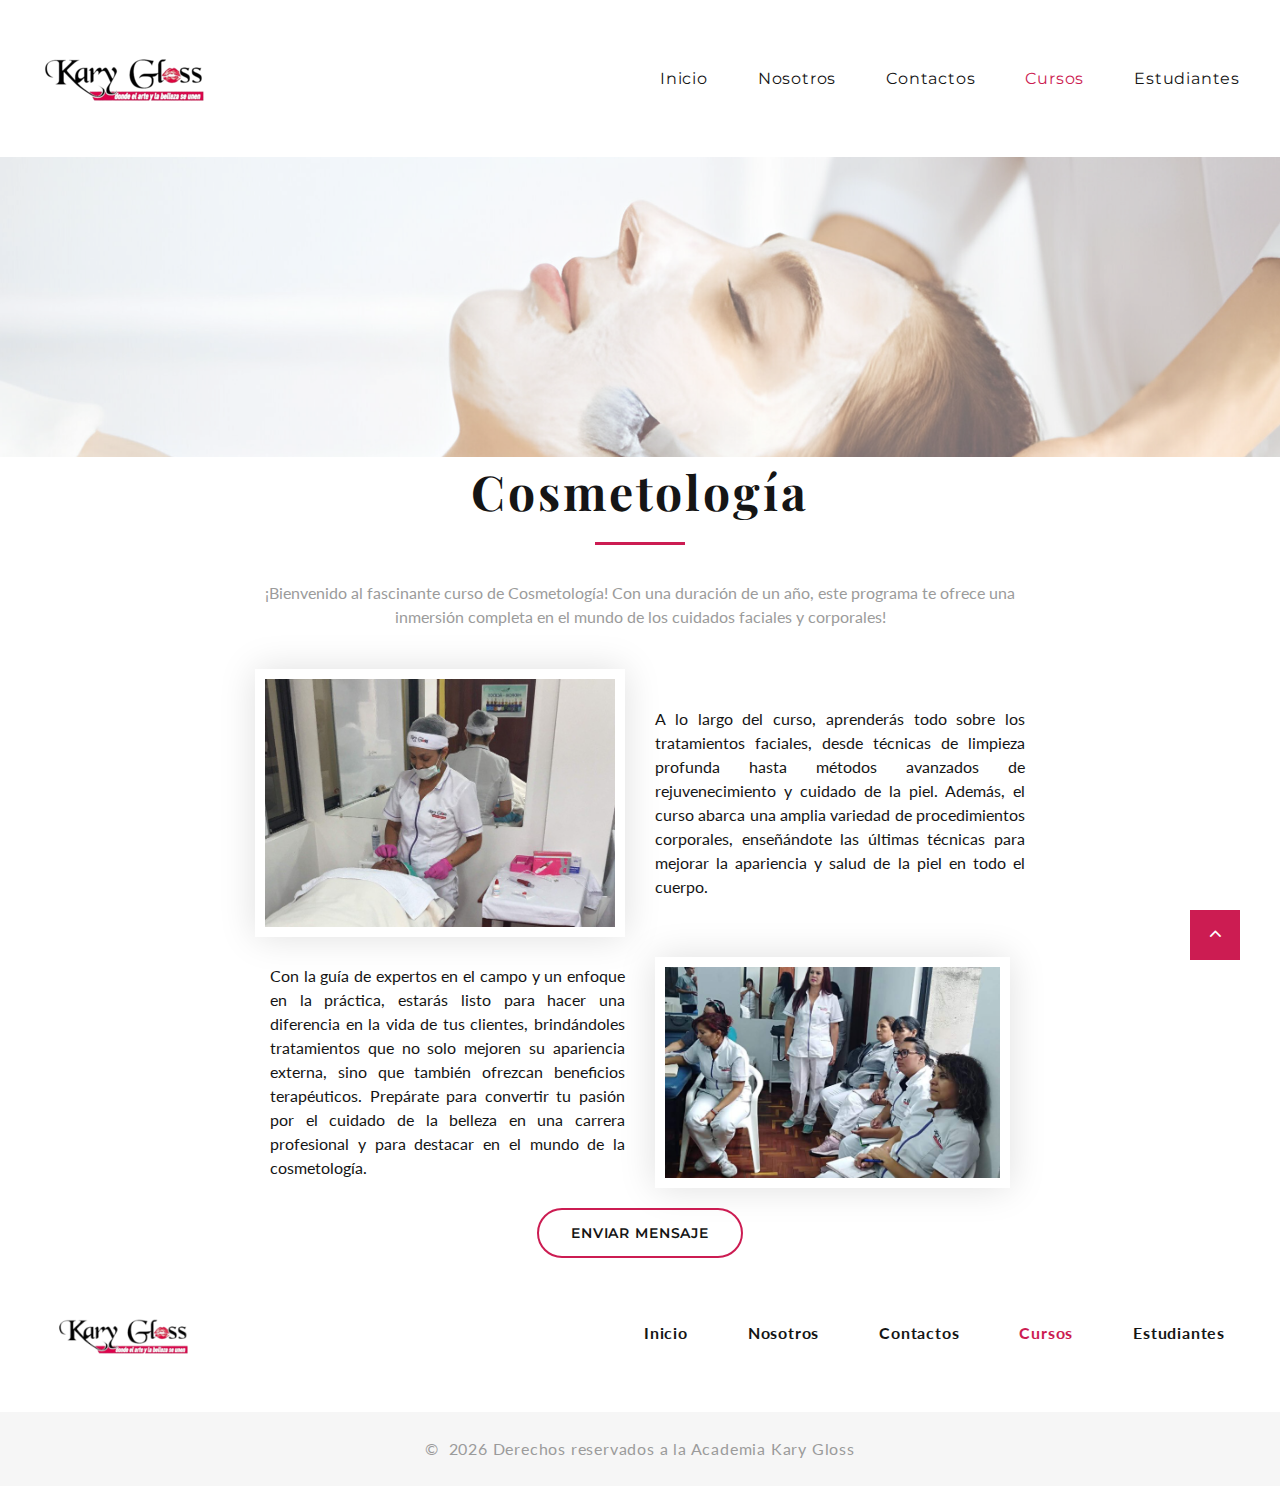
<file: cosmetologia.html>
<!-- Page Title--><!DOCTYPE html>
<html class="wide wow-animation" lang="en">
  <head>
    <title>Home</title>
    <meta name="format-detection" content="telephone=no">
    <meta name="viewport" content="width=device-width, height=device-height, initial-scale=1.0, maximum-scale=1.0, user-scalable=0">
    <meta http-equiv="X-UA-Compatible" content="IE=edge">
    <meta charset="utf-8">
    <link rel="icon" href="images/favicon.ico" type="image/x-icon">
    <!-- Stylesheets-->
    <link rel="stylesheet" type="text/css" href="//fonts.googleapis.com/css?family=Lato:300i,400,400i,700%7CMontserrat:400,500,600,700%7CPlayfair+Display:400,700,700i%7COswald:400,700,700i">
    <link rel="stylesheet" href="css/bootstrap.css">
    <link rel="stylesheet" href="css/fonts.css">
    <link rel="stylesheet" href="css/style.css">
    <style>.ie-panel{display: none;background: #212121;padding: 10px 0;box-shadow: 3px 3px 5px 0 rgba(0,0,0,.3);clear: both;text-align:center;position: relative;z-index: 1;} html.ie-10 .ie-panel, html.lt-ie-10 .ie-panel {display: block;}</style>
  </head>
  <body>
    <div class="ie-panel"><a href="http://windows.microsoft.com/en-US/internet-explorer/"><img src="images/ie8-panel/warning_bar_0000_us.jpg" height="42" width="820" alt="You are using an outdated browser. For a faster, safer browsing experience, upgrade for free today."></a></div>
    <div class="preloader">
      <div class="preloader-body">
        <div class="cssload-container">
          <div class="cssload-speeding-wheel"></div>
        </div>
        <p>Loading...</p>
      </div>
    </div>
    <div class="page">
      <!-- Banner 1-->
      <!-- Page Header-->
      <header class="section page-header">
        <!-- RD Navbar-->
        <div class="rd-navbar-wrap">
          <nav class="rd-navbar rd-navbar-classic rd-navbar-classic-minimal" data-layout="rd-navbar-fixed" data-sm-layout="rd-navbar-fixed" data-md-layout="rd-navbar-fixed" data-md-device-layout="rd-navbar-fixed" data-lg-layout="rd-navbar-static" data-lg-device-layout="rd-navbar-static" data-xl-layout="rd-navbar-static" data-xl-device-layout="rd-navbar-static" data-lg-stick-up-offset="46px" data-xl-stick-up-offset="46px" data-xxl-stick-up-offset="46px" data-lg-stick-up="true" data-xl-stick-up="true" data-xxl-stick-up="true">
            <div class="rd-navbar-main-outer">
              <div class="rd-navbar-main">
                <!-- RD Navbar Panel-->
                <div class="rd-navbar-panel">
                  <!-- RD Navbar Toggle-->
                  <button class="rd-navbar-toggle" data-rd-navbar-toggle=".rd-navbar-nav-wrap"><span></span></button>
                  <!-- RD Navbar Brand-->
                  <div class="rd-navbar-brand">
                    <!--Brand--><a class="brand" href="index.html"><img class="brand-logo-dark" src="images/logo-default-392x116.png" alt="" width="196" height="58"/><img class="brand-logo-light" src="images/logo-default-392x116.png" alt="" width="196" height="58"/></a>
                  </div>
                </div>
                <div class="rd-navbar-main-element">
            
                 <div class="rd-navbar-nav-wrap">
                   
                    <ul class="rd-navbar-nav">
                      <li class="rd-nav-item dropdown"><a class="rd-nav-link" href="index.html">Inicio</a>
                        
                      </li>
                      <li class="rd-nav-item"><a class="rd-nav-link" href="about.html">Nosotros</a> </li>
                      </li>
                      <li class="rd-nav-item"><a class="rd-nav-link"  href="contacts.html">Contactos</a></li>
                        <li class="rd-nav-item active dropdown"><a class="rd-nav-link" href="index.html#cursosindex">Cursos</a>
                          <div class="dropdown-content">
                            <a href="bellezapeluqueria.html">Belleza y Peluquería</a>
                            <a href="cosmetologia.html">Cosmetología</a>
                            <a href="cosmiatria.html">Cosmiatría</a>
                            <a href="maquillaje.html">Maquillaje Profesional</a>
                            <a href="manicurapedicura.html">Manicura y Pedicura</a>
                            <a href="corteconfeccion.html">Corte y Confección</a>                          
                          </div>
                        </li>
                     
                      <li class="rd-nav-item  dropdown"><a class="rd-nav-link" href="index.html#proyectos">Estudiantes</a>
                        <div class="dropdown-content">
                          <a href="defensasproyectos.html">Defensas de Proyectos</a>
                          <a href="galeria.html">Galeria</a>                            
                        </div>
                      </li>
                    </ul>
                  </div>
                </div>
              </div>
            </div>
          </nav>
        </div>
      </header>
      <!-- Swiper-->
      <section class="section-page-title" style="background-image: url(images/portadac.png); background-size: cover;">
        <div class="container">
          <h1 class="page-title"></h1>
        </div>
      </section>
      <div class="container text-center">
        <div class="row">
          <div class="col">
            
          </div>
          <div class="col-8">
            <section class="margenpd">
              
                
                  <div class="margenpd">
                    <ul class="list-xl ">
                      <li>
                        <h2>Cosmetología</h2>
                        <div class="divider-lg"></div>
                        <p>¡Bienvenido al fascinante curso de Cosmetología! Con una duración de un año, este programa te ofrece una inmersión completa en el mundo de los cuidados faciales y corporales!</p>
                      </li>
                    </ul>
                  </div>
                
             
            </section>
            <!-- Image Left-->
            <section class="margenpd">
             
                <div class="row">
                  <div class="col"> 
                    <div class="row row-40">
                      <div class="col-md-6">
                        <div class="centrarcur" data-parallax-scroll="{&quot;y&quot;: 20, &quot;x&quot;: 30,  &quot;smoothness&quot;: 30 }">
                          <img  src="images/cosmetologia3.jpg" alt="" width="770" height="380"/>
                        </div>
                        
                      </div>
                      <div class="col-md-6 centrarv">
                        <p class="text-gray-800">A lo largo del curso, aprenderás todo sobre los tratamientos faciales, desde técnicas de limpieza profunda hasta métodos avanzados de rejuvenecimiento y cuidado de la piel. Además, el curso abarca una amplia variedad de procedimientos corporales, enseñándote las últimas técnicas para mejorar la apariencia y salud de la piel en todo el cuerpo.</p>
                      </div>
                    </div>
                  </div>
                </div>        
             
            </section>
            <!-- Image Right-->
            <section class="margenpd">
              <div class="container">
                <div class="row">
                  <div class="col">
                    <div class="row row-40 flex-md-row-reverse">
                     
                      <div class="col-md-6">
                        <div class="centrarcur" data-parallax-scroll="{&quot;y&quot;: 20, &quot;x&quot;: 30,  &quot;smoothness&quot;: 30 }">
                          <img   src="images/cosmetologiaIma2.jpg" alt="" width="770" height="380"/>
                        </div>
                        
                      </div>
                      <div class="col-md-6 centrarv">
                        <p class="text-gray-800">Con la guía de expertos en el campo y un enfoque en la práctica, estarás listo para hacer una diferencia en la vida de tus clientes, brindándoles tratamientos que no solo mejoren su apariencia externa, sino que también ofrezcan beneficios terapéuticos. Prepárate para convertir tu pasión por el cuidado de la belleza en una carrera profesional y para destacar en el mundo de la cosmetología.</p>
                      </div>
                    </div>
                  </div>
                </div>
              </div>
            </section>
            <center>
                <a class="button button-default-outline" href="https://api.whatsapp.com/send?phone=593998119201&" target="_blank">Enviar mensaje</a>
            </center>
          </div>
          <div class="col">
           
          
          </div>
        </div>
          
          
        </div>
      </div>
      
      <!-- Page Footer-->
      <footer class="section bg-default section-xs-type-1 footer-minimal">
        <div class="container">
          <div class="row row-30 align-items-lg-center justify-content-lg-between">
            <div class="col-lg-2">
              <div class="footer-brand"><a href="index.html"><img src="images/logo-dark-142x58.png" alt="" width="142" height="58"/></a></div>
            </div>
            <div class="col-lg-10">
              <div class="footer-nav">
                <ul class="rd-navbar-nav">
                  <li class="rd-nav-item "><a class="rd-nav-link" href="index.html">Inicio</a></li>
                  <li class="rd-nav-item"><a class="rd-nav-link" href="about.html">Nosotros</a></li>
                  <li class="rd-nav-item"><a class="rd-nav-link" href="contacts.html">Contactos</a></li>
                  <li class="rd-nav-item active"><a class="rd-nav-link" href="index.html#cursosindex">Cursos</a></li>
                  <li class="rd-nav-item"><a class="rd-nav-link" href="index.html#proyectos">Estudiantes</a></li>
                </ul>
              </div>
            </div>
          </div>
        </div>
      </footer>
      <section class="bg-gray-100 section-xs text-center">
        <div class="container">
          <p class="rights"><span>&copy;&nbsp; </span><span class="copyright-year"></span><span>&nbsp;</span><span>Derechos reservados a la Academia Kary Gloss</span></p>

        </div>
      </section>
    </div>
    <!-- Global Mailform Output-->
    <div class="snackbars" id="form-output-global"></div>
    <!-- Javascript-->
    <script src="js/core.min.js"></script>
    <script src="js/script.js"></script>
    <!-- coded by houdini-->
  </body>
</html>
</file>
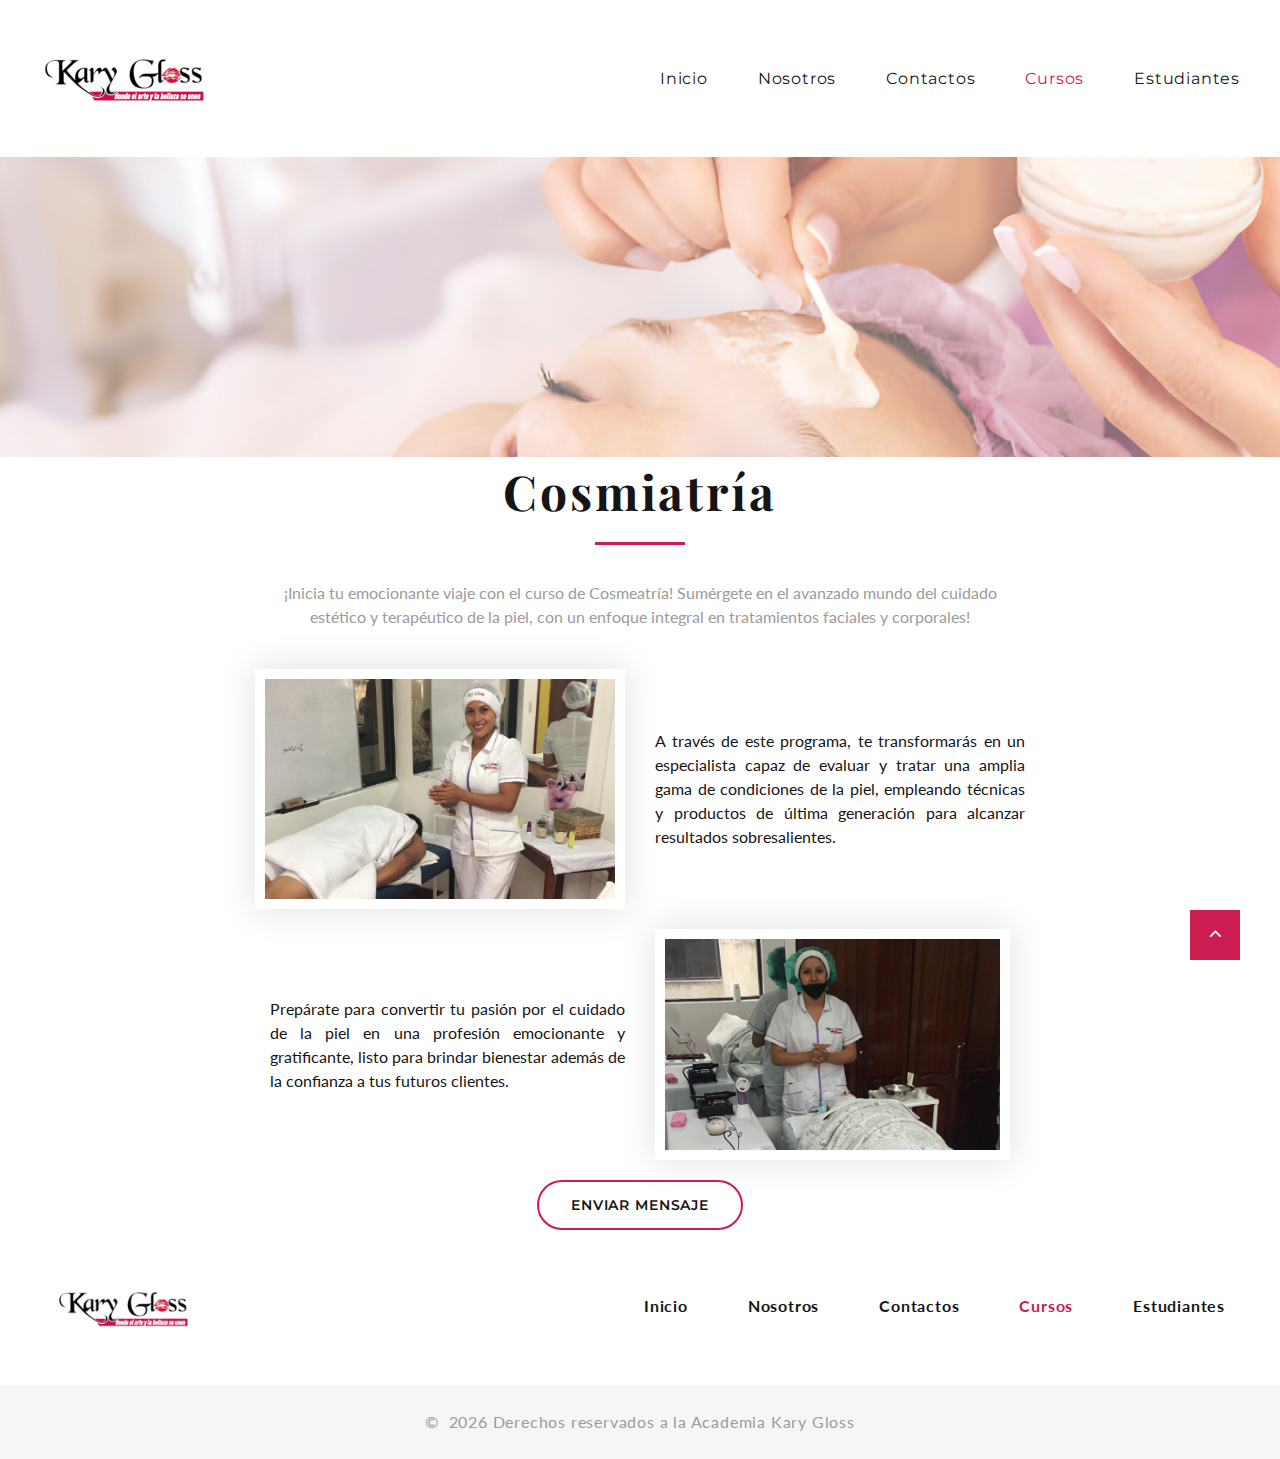
<file: cosmiatria.html>
<!-- Page Title--><!DOCTYPE html>
<html class="wide wow-animation" lang="en">
  <head>
    <title>Home</title>
    <meta name="format-detection" content="telephone=no">
    <meta name="viewport" content="width=device-width, height=device-height, initial-scale=1.0, maximum-scale=1.0, user-scalable=0">
    <meta http-equiv="X-UA-Compatible" content="IE=edge">
    <meta charset="utf-8">
    <link rel="icon" href="images/favicon.ico" type="image/x-icon">
    <!-- Stylesheets-->
    <link rel="stylesheet" type="text/css" href="//fonts.googleapis.com/css?family=Lato:300i,400,400i,700%7CMontserrat:400,500,600,700%7CPlayfair+Display:400,700,700i%7COswald:400,700,700i">
    <link rel="stylesheet" href="css/bootstrap.css">
    <link rel="stylesheet" href="css/fonts.css">
    <link rel="stylesheet" href="css/style.css">
    <style>.ie-panel{display: none;background: #212121;padding: 10px 0;box-shadow: 3px 3px 5px 0 rgba(0,0,0,.3);clear: both;text-align:center;position: relative;z-index: 1;} html.ie-10 .ie-panel, html.lt-ie-10 .ie-panel {display: block;}</style>
  </head>
  <body>
    <div class="ie-panel"><a href="http://windows.microsoft.com/en-US/internet-explorer/"><img src="images/ie8-panel/warning_bar_0000_us.jpg" height="42" width="820" alt="You are using an outdated browser. For a faster, safer browsing experience, upgrade for free today."></a></div>
    <div class="preloader">
      <div class="preloader-body">
        <div class="cssload-container">
          <div class="cssload-speeding-wheel"></div>
        </div>
        <p>Loading...</p>
      </div>
    </div>
    <div class="page">
      <!-- Banner 1-->
      <!-- Page Header-->
      <header class="section page-header">
        <!-- RD Navbar-->
        <div class="rd-navbar-wrap">
          <nav class="rd-navbar rd-navbar-classic rd-navbar-classic-minimal" data-layout="rd-navbar-fixed" data-sm-layout="rd-navbar-fixed" data-md-layout="rd-navbar-fixed" data-md-device-layout="rd-navbar-fixed" data-lg-layout="rd-navbar-static" data-lg-device-layout="rd-navbar-static" data-xl-layout="rd-navbar-static" data-xl-device-layout="rd-navbar-static" data-lg-stick-up-offset="46px" data-xl-stick-up-offset="46px" data-xxl-stick-up-offset="46px" data-lg-stick-up="true" data-xl-stick-up="true" data-xxl-stick-up="true">
            <div class="rd-navbar-main-outer">
              <div class="rd-navbar-main">
                <!-- RD Navbar Panel-->
                <div class="rd-navbar-panel">
                  <!-- RD Navbar Toggle-->
                  <button class="rd-navbar-toggle" data-rd-navbar-toggle=".rd-navbar-nav-wrap"><span></span></button>
                  <!-- RD Navbar Brand-->
                  <div class="rd-navbar-brand">
                    <!--Brand--><a class="brand" href="index.html"><img class="brand-logo-dark" src="images/logo-default-392x116.png" alt="" width="196" height="58"/><img class="brand-logo-light" src="images/logo-default-392x116.png" alt="" width="196" height="58"/></a>
                  </div>
                </div>
                <div class="rd-navbar-main-element">
            
                 <div class="rd-navbar-nav-wrap">
                   
                    <ul class="rd-navbar-nav">
                      <li class="rd-nav-item dropdown"><a class="rd-nav-link" href="index.html">Inicio</a>
                        
                      </li>
                      <li class="rd-nav-item"><a class="rd-nav-link" href="about.html">Nosotros</a>
                      </li>
                      <li class="rd-nav-item"><a class="rd-nav-link"  href="contacts.html">Contactos</a></li>
                        <li class="rd-nav-item active dropdown"><a class="rd-nav-link" href="index.html#cursosindex">Cursos</a>
                          <div class="dropdown-content">
                            <a href="bellezapeluqueria.html">Belleza y Peluquería</a>
                            <a href="cosmetologia.html">Cosmetología</a>
                            <a href="cosmiatria.html">Cosmiatría</a>
                            <a href="maquillaje.html">Maquillaje Profesional</a>
                            <a href="manicurapedicura.html">Manicura y Pedicura</a>
                            <a href="corteconfeccion.html">Corte y Confección</a>                          
                          </div>
                        </li>
                      
                      <li class="rd-nav-item  dropdown"><a class="rd-nav-link" href="index.html#proyectos">Estudiantes</a>
                        <div class="dropdown-content">
                          <a href="defensasproyectos.html">Defensas de Proyectos</a>
                          <a href="galeria.html">Galeria</a>                            
                        </div>
                      </li>
                    </ul>
                  </div>
                </div>
              </div>
            </div>
          </nav>
        </div>
      </header>
      <!-- Swiper-->
      <section class="section-page-title" style="background-image: url(images/portadaco.png); background-size: cover;">
        <div class="container">
          <h1 class="page-title"></h1>
        </div>
      </section>
      <div class="container text-center">
        <div class="row">
          <div class="col">
            
          </div>
          <div class="col-8">
            <section class="margenpd">
              
                
                  <div class="margenpd">
                    <ul class="list-xl ">
                      <li>
                        <h2>Cosmiatría</h2>
                        <div class="divider-lg"></div>
                        <p>¡Inicia tu emocionante viaje con el curso de Cosmeatría! Sumérgete en el avanzado mundo del cuidado estético y terapéutico de la piel, con un enfoque integral en tratamientos faciales y corporales!</p>
                      </li>
                    </ul>
                  </div>
                
             
            </section>
            <!-- Image Left-->
            <section class="margenpd">
             
                <div class="row">
                  <div class="col"> 
                    <div class="row row-40">
                      <div class="col-md-6">
                        <div class="centrarcur" data-parallax-scroll="{&quot;y&quot;: 20, &quot;x&quot;: 30,  &quot;smoothness&quot;: 30 }">
                          <img  src="images/cosmiatria1.jpg" alt="" width="770" height="380"/>
                        </div>
                        
                      </div>
                      <div class="col-md-6 centrarv">
                        <p class="text-gray-800">A través de este programa, te transformarás en un especialista capaz de evaluar y tratar una amplia gama de condiciones de la piel, empleando técnicas y productos de última generación para alcanzar resultados sobresalientes.</p>
                      </div>
                    </div>
                  </div>
                </div>        
             
            </section>
            <!-- Image Right-->
            <section class="margenpd">
              <div class="container">
                <div class="row">
                  <div class="col">
                    <div class="row row-40 flex-md-row-reverse">
                     
                      <div class="col-md-6">
                        <div class="centrarcur" data-parallax-scroll="{&quot;y&quot;: 20, &quot;x&quot;: 30,  &quot;smoothness&quot;: 30 }">
                          <img  src="images/cosmiatria2.jpg" alt="" width="770" height="380"/>
                        </div>
                        
                      </div>
                      <div class="col-md-6 centrarv">
                        <p class="text-gray-800">Prepárate para convertir tu pasión por el cuidado de la piel en una profesión emocionante y gratificante, listo para brindar bienestar además de la confianza a tus futuros clientes.</p>
                      </div>
                    </div>
                  </div>
                </div>
              </div>
            </section>
            <center>
                <a class="button button-default-outline" href="https://api.whatsapp.com/send?phone=593998119201&" target="_blank">Enviar mensaje</a>
            </center>
          </div>
          <div class="col">
           
          
          </div>
        </div>
          
          
        </div>
      </div>
      
      <!-- Page Footer-->
      <footer class="section bg-default section-xs-type-1 footer-minimal">
        <div class="container">
          <div class="row row-30 align-items-lg-center justify-content-lg-between">
            <div class="col-lg-2">
              <div class="footer-brand"><a href="index.html"><img src="images/logo-dark-142x58.png" alt="" width="142" height="58"/></a></div>
            </div>
            <div class="col-lg-10">
              <div class="footer-nav">
                <ul class="rd-navbar-nav">
                  <li class="rd-nav-item "><a class="rd-nav-link" href="index.html">Inicio</a></li>
                  <li class="rd-nav-item"><a class="rd-nav-link" href="about.html">Nosotros</a></li>
                  <li class="rd-nav-item"><a class="rd-nav-link" href="contacts.html">Contactos</a></li>
                  <li class="rd-nav-item active"><a class="rd-nav-link" href="index.html#cursosindex">Cursos</a></li>
                  <li class="rd-nav-item"><a class="rd-nav-link" href="index.html#proyectos">Estudiantes</a></li>
                </ul>
              </div>
            </div>
          </div>
        </div>
      </footer>
      <section class="bg-gray-100 section-xs text-center">
        <div class="container">
          <p class="rights"><span>&copy;&nbsp; </span><span class="copyright-year"></span><span>&nbsp;</span><span>Derechos reservados a la Academia Kary Gloss</span></p>

        </div>
      </section>
    </div>
    <!-- Global Mailform Output-->
    <div class="snackbars" id="form-output-global"></div>
    <!-- Javascript-->
    <script src="js/core.min.js"></script>
    <script src="js/script.js"></script>
    <!-- coded by houdini-->
  </body>
</html>
</file>
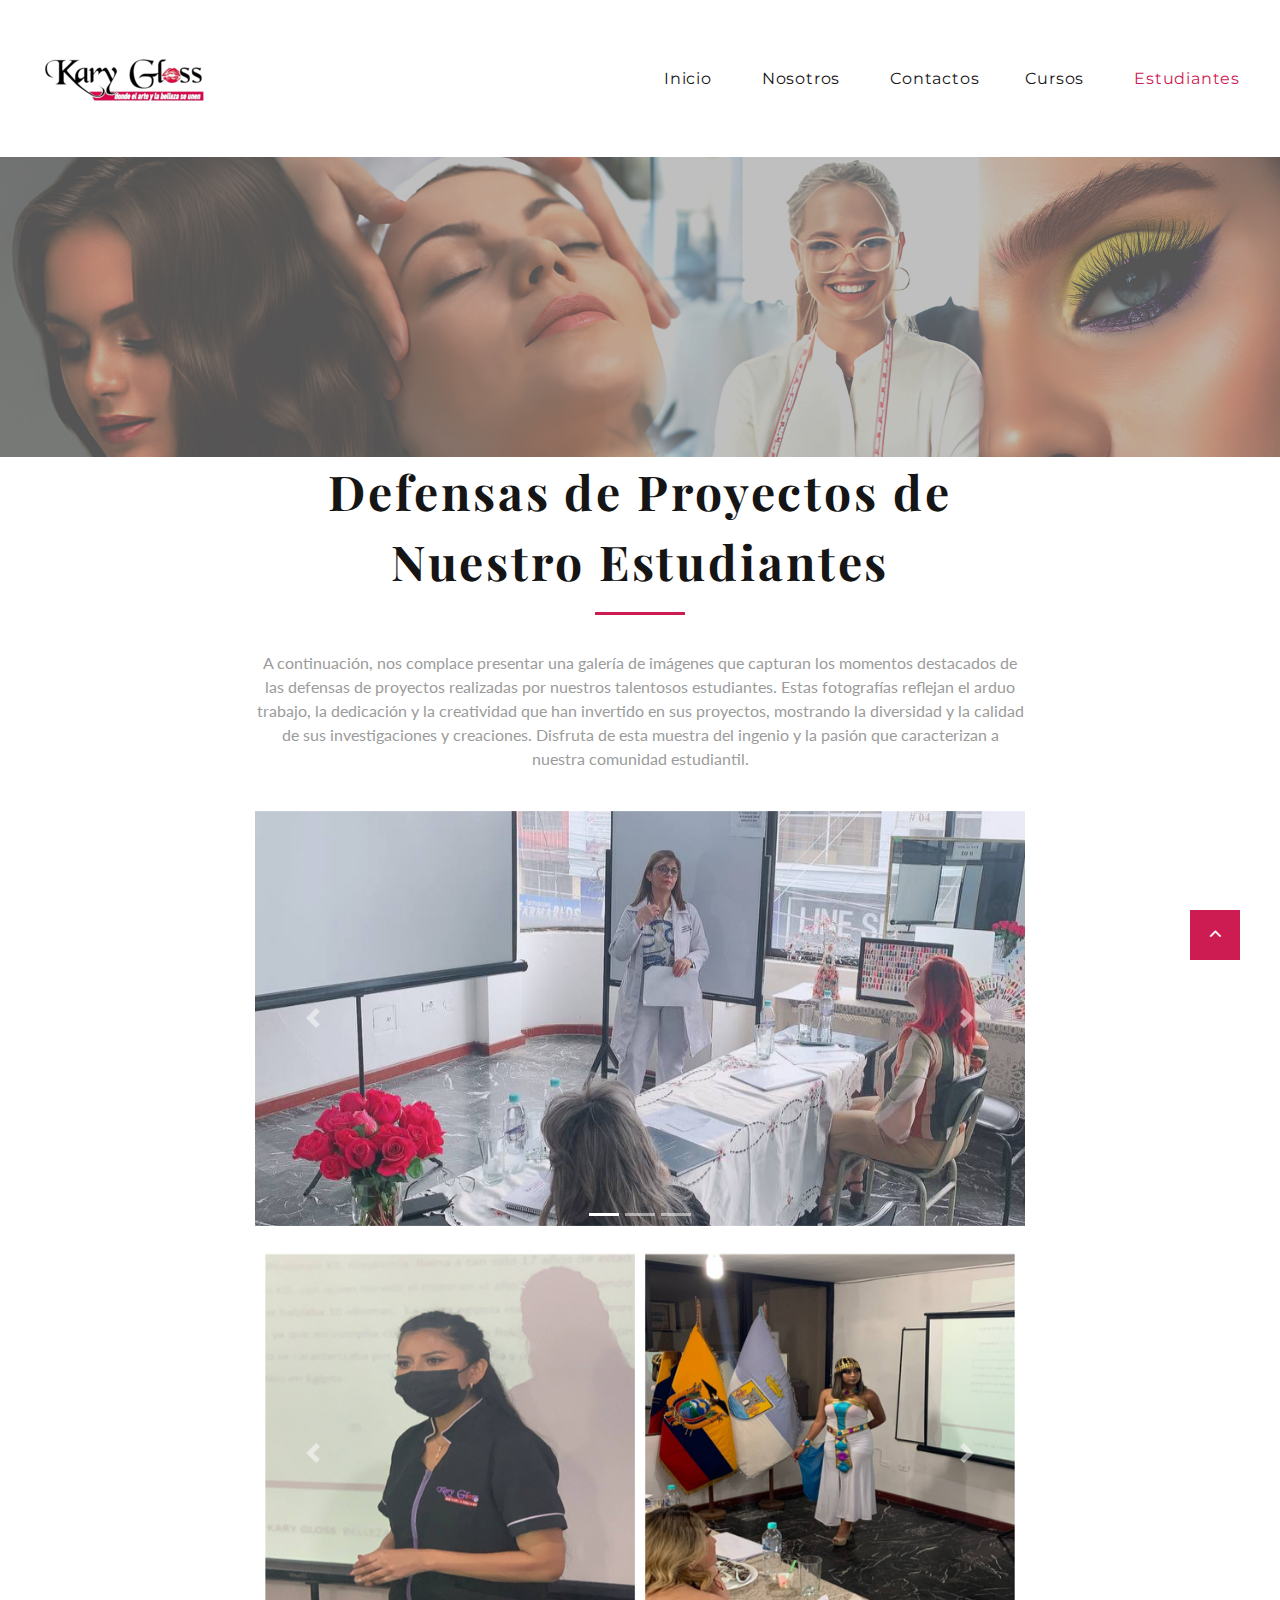
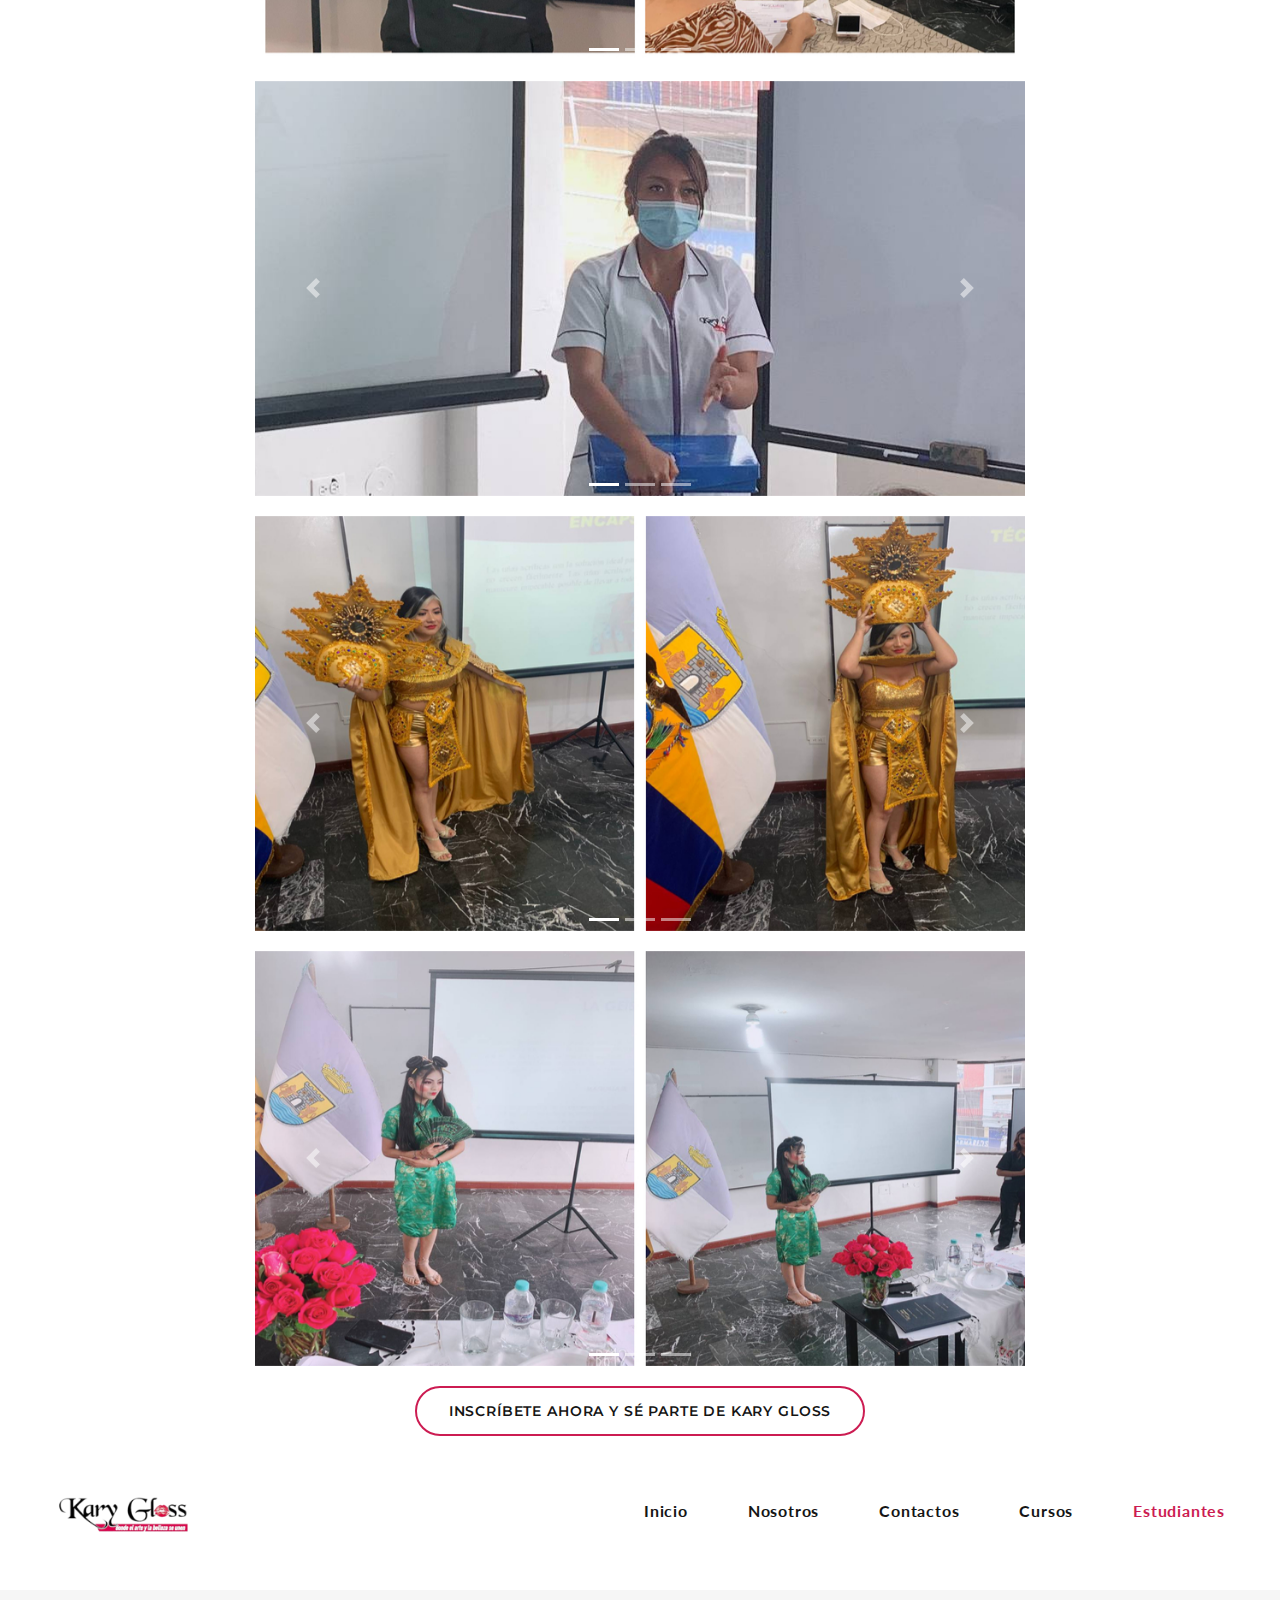
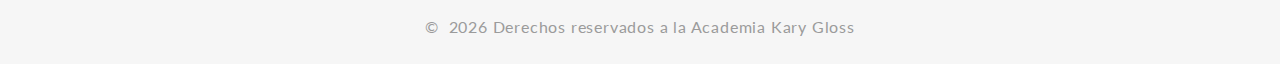
<file: defensasproyectos.html>
<!-- Page Title--><!DOCTYPE html>
<html class="wide wow-animation" lang="en">
  <head>
    <title>Home</title>
    <meta name="format-detection" content="telephone=no">
    <meta name="viewport" content="width=device-width, height=device-height, initial-scale=1.0, maximum-scale=1.0, user-scalable=0">
    <meta http-equiv="X-UA-Compatible" content="IE=edge">
    <meta charset="utf-8">
    <link rel="icon" href="images/favicon.ico" type="image/x-icon">
    <!-- Stylesheets-->
    <link rel="stylesheet" type="text/css" href="//fonts.googleapis.com/css?family=Lato:300i,400,400i,700%7CMontserrat:400,500,600,700%7CPlayfair+Display:400,700,700i%7COswald:400,700,700i">
    <link rel="stylesheet" href="css/bootstrap.css">
    <link rel="stylesheet" href="css/fonts.css">
    <link rel="stylesheet" href="css/style.css">
    <style>.ie-panel{display: none;background: #212121;padding: 10px 0;box-shadow: 3px 3px 5px 0 rgba(0,0,0,.3);clear: both;text-align:center;position: relative;z-index: 1;} html.ie-10 .ie-panel, html.lt-ie-10 .ie-panel {display: block;}</style>
  </head>
  <body>
    <div class="ie-panel"><a href="http://windows.microsoft.com/en-US/internet-explorer/"><img src="images/ie8-panel/warning_bar_0000_us.jpg" height="42" width="820" alt="You are using an outdated browser. For a faster, safer browsing experience, upgrade for free today."></a></div>
    <div class="preloader">
      <div class="preloader-body">
        <div class="cssload-container">
          <div class="cssload-speeding-wheel"></div>
        </div>
        <p>Loading...</p>
      </div>
    </div>
    <div class="page">
      <!-- Banner 1-->
      <!-- Page Header-->
      <header class="section page-header">
        <!-- RD Navbar-->
        <div class="rd-navbar-wrap">
          <nav class="rd-navbar rd-navbar-classic rd-navbar-classic-minimal" data-layout="rd-navbar-fixed" data-sm-layout="rd-navbar-fixed" data-md-layout="rd-navbar-fixed" data-md-device-layout="rd-navbar-fixed" data-lg-layout="rd-navbar-static" data-lg-device-layout="rd-navbar-static" data-xl-layout="rd-navbar-static" data-xl-device-layout="rd-navbar-static" data-lg-stick-up-offset="46px" data-xl-stick-up-offset="46px" data-xxl-stick-up-offset="46px" data-lg-stick-up="true" data-xl-stick-up="true" data-xxl-stick-up="true">
            <div class="rd-navbar-main-outer">
              <div class="rd-navbar-main">
                <!-- RD Navbar Panel-->
                <div class="rd-navbar-panel">
                  <!-- RD Navbar Toggle-->
                  <button class="rd-navbar-toggle" data-rd-navbar-toggle=".rd-navbar-nav-wrap"><span></span></button>
                  <!-- RD Navbar Brand-->
                  <div class="rd-navbar-brand">
                    <!--Brand--><a class="brand" href="index.html"><img class="brand-logo-dark" src="images/logo-default-392x116.png" alt="" width="196" height="58"/><img class="brand-logo-light" src="images/logo-default-392x116.png" alt="" width="196" height="58"/></a>
                  </div>
                </div>
                <div class="rd-navbar-main-element">
            
                 <div class="rd-navbar-nav-wrap">
                   
                  <ul class="rd-navbar-nav">
                    <li class="rd-nav-item dropdown"><a class="rd-nav-link" href="index.html">Inicio</a>
                      
                    </li>
                    <li class="rd-nav-item"><a class="rd-nav-link" href="about.html">Nosotros</a>
                    </li>
                    <li class="rd-nav-item"><a class="rd-nav-link"  href="contacts.html">Contactos</a>
                      <li class="rd-nav-item  dropdown"><a class="rd-nav-link" href="index.html#cursosindex">Cursos</a>
                        <div class="dropdown-content">
                          <a href="bellezapeluqueria.html">Belleza y Peluquería</a>
                          <a href="cosmetologia.html">Cosmetología</a>
                          <a href="cosmiatria.html">Cosmiatría</a>
                          <a href="maquillaje.html">Maquillaje Profesional</a>
                          <a href="manicurapedicura.html">Manicura y Pedicura</a>
                          <a href="corteconfeccion.html">Corte y Confección</a>                          
                        </div>
                      </li>
                    </li>
                    <li class="rd-nav-item active  dropdown"><a class="rd-nav-link" href="index.html#proyectos">Estudiantes</a>
                      <div class="dropdown-content">
                        <a href="defensasproyectos.html">Defensas de Proyectos</a>
                        <a href="galeria.html">Galeria</a>                            
                      </div>
                    </li>
                  </ul>
                  </div>
                </div>
              </div>
            </div>
          </nav>
        </div>
      </header>
      <!-- Swiper-->
      <section class="section-page-title" style="background-image: url(images/page-title-3-1920x305.jpg); background-size: cover;">
        <div class="container">
          <h1 class="page-title"></h1>
        </div>
      </section>
      <div class="container text-center">
        <div class="row">
          <div class="col">
            
          </div>
          <div class="col-8">
            <section class="margenpd">
              
                
                  <div class="margenpd">
                    <ul class="list-xl ">
                      <li>
                        <h2>Defensas de Proyectos de Nuestro Estudiantes</h2>
                        <div class="divider-lg"></div>
                        <p>
                          A continuación, nos complace presentar una galería de imágenes que capturan los momentos destacados de las defensas de proyectos realizadas por nuestros talentosos estudiantes. Estas fotografías reflejan el arduo trabajo, la dedicación y la creatividad que han invertido en sus proyectos, mostrando la diversidad y la calidad de sus investigaciones y creaciones. Disfruta de esta muestra del ingenio y la pasión que caracterizan a nuestra comunidad estudiantil.</p>
                      </li>
                    </ul>
                  </div>
                
             
            </section>
            <!-- Image Left-->
            <section class="margenpd">
             
                <div class="row">
                  <div class="col"> 
                    <div id="carouselExampleIndicators" class="carousel slide" data-ride="carousel">
                      <ol class="carousel-indicators">
                        <li data-target="#carouselExampleIndicators" data-slide-to="0" class="active"></li>
                        <li data-target="#carouselExampleIndicators" data-slide-to="1"></li>
                        <li data-target="#carouselExampleIndicators" data-slide-to="2"></li>
                      </ol>
                      <div class="carousel-inner">
                        <div class="carousel-item active">
                          <img class="d-block w-100" src="images/defensacos1v1.jpg" alt="First slide">
                        </div>
                        <div class="carousel-item">
                          <img class="d-block w-100" src="images/defensacos2v2.jpg" alt="Second slide">
                        </div>
                        <div class="carousel-item">
                          <img class="d-block w-100" src="images/defensacos3v.jpg" alt="Third slide">
                        </div>
                      </div>
                      <a class="carousel-control-prev" href="#carouselExampleIndicators" role="button" data-slide="prev">
                        <span class="carousel-control-prev-icon" aria-hidden="true"></span>
                        <span class="sr-only">Previous</span>
                      </a>
                      <a class="carousel-control-next" href="#carouselExampleIndicators" role="button" data-slide="next">
                        <span class="carousel-control-next-icon" aria-hidden="true"></span>
                        <span class="sr-only">Next</span>
                      </a>
                    </div>
                  </div>
                </div>        
             
            </section>
            <section class="margenpd">
             
              <div class="row">
                <div class="col"> 
                  <div id="carouselExampleIndicators2" class="carousel slide" data-ride="carousel">
                    <ol class="carousel-indicators">
                      <li data-target="#carouselExampleIndicators2" data-slide-to="0" class="active"></li>
                      <li data-target="#carouselExampleIndicators2" data-slide-to="1"></li>
                      <li data-target="#carouselExampleIndicators2" data-slide-to="2"></li>
                    </ol>
                    <div class="carousel-inner">
                      <div class="carousel-item active">
                        <img class="d-block w-100" src="images/defensacos7.jpg" alt="First slide">
                      </div>
                      <div class="carousel-item">
                        <img class="d-block w-100" src="images/defensacos8.jpg" alt="Second slide">
                      </div>
                      <div class="carousel-item">
                        <img class="d-block w-100" src="images/defensacos9.jpg" alt="Third slide">
                      </div>
                    </div>
                    <a class="carousel-control-prev" href="#carouselExampleIndicators2" role="button" data-slide="prev">
                      <span class="carousel-control-prev-icon" aria-hidden="true"></span>
                      <span class="sr-only">Previous</span>
                    </a>
                    <a class="carousel-control-next" href="#carouselExampleIndicators2" role="button" data-slide="next">
                      <span class="carousel-control-next-icon" aria-hidden="true"></span>
                      <span class="sr-only">Next</span>
                    </a>
                  </div>
                </div>
              </div>        
           
          </section>
          <section class="margenpd">
             
            <div class="row">
              <div class="col"> 
                <div id="carouselExampleIndicators3" class="carousel slide" data-ride="carousel">
                  <ol class="carousel-indicators">
                    <li data-target="#carouselExampleIndicators3" data-slide-to="0" class="active"></li>
                    <li data-target="#carouselExampleIndicators3" data-slide-to="1"></li>
                    <li data-target="#carouselExampleIndicators3" data-slide-to="2"></li>
                  </ol>
                  <div class="carousel-inner">
                    <div class="carousel-item active">
                      <img class="d-block w-100" src="images/defensacos4v.jpg" alt="First slide">
                    </div>
                    <div class="carousel-item">
                      <img class="d-block w-100" src="images/defensacos5v.jpg" alt="Second slide">
                    </div>
                    <div class="carousel-item">
                      <img class="d-block w-100" src="images/defensacos6v.jpg" alt="Third slide">
                    </div>
                  </div>
                  <a class="carousel-control-prev" href="#carouselExampleIndicators3" role="button" data-slide="prev">
                    <span class="carousel-control-prev-icon" aria-hidden="true"></span>
                    <span class="sr-only">Previous</span>
                  </a>
                  <a class="carousel-control-next" href="#carouselExampleIndicators3" role="button" data-slide="next">
                    <span class="carousel-control-next-icon" aria-hidden="true"></span>
                    <span class="sr-only">Next</span>
                  </a>
                </div>
              </div>
            </div>        
         
        </section>
        <section class="margenpd">
             
          <div class="row">
            <div class="col"> 
              <div id="carouselExampleIndicators4" class="carousel slide" data-ride="carousel">
                <ol class="carousel-indicators">
                  <li data-target="#carouselExampleIndicators4" data-slide-to="0" class="active"></li>
                  <li data-target="#carouselExampleIndicators4" data-slide-to="1"></li>
                  <li data-target="#carouselExampleIndicators4" data-slide-to="2"></li>
                </ol>
                <div class="carousel-inner">
                  <div class="carousel-item active">
                    <img class="d-block w-100" src="images/defensacos10.jpg" alt="First slide">
                  </div>
                  <div class="carousel-item">
                    <img class="d-block w-100" src="images/defensacos11.jpg" alt="Second slide">
                  </div>
                  <div class="carousel-item">
                    <img class="d-block w-100" src="images/defensacos12.jpg" alt="Third slide">
                  </div>
                </div>
                <a class="carousel-control-prev" href="#carouselExampleIndicators4" role="button" data-slide="prev">
                  <span class="carousel-control-prev-icon" aria-hidden="true"></span>
                  <span class="sr-only">Previous</span>
                </a>
                <a class="carousel-control-next" href="#carouselExampleIndicators4" role="button" data-slide="next">
                  <span class="carousel-control-next-icon" aria-hidden="true"></span>
                  <span class="sr-only">Next</span>
                </a>
              </div>
            </div>
          </div>        
       
      </section>
      <section class="margenpd">
             
        <div class="row">
          <div class="col"> 
            <div id="carouselExampleIndicators5" class="carousel slide" data-ride="carousel">
              <ol class="carousel-indicators">
                <li data-target="#carouselExampleIndicators5" data-slide-to="0" class="active"></li>
                <li data-target="#carouselExampleIndicators5" data-slide-to="1"></li>
                <li data-target="#carouselExampleIndicators5" data-slide-to="2"></li>
              </ol>
              <div class="carousel-inner">
                <div class="carousel-item active">
                  <img class="d-block w-100" src="images/defensacosme13.jpg" alt="First slide">
                </div>
                <div class="carousel-item">
                  <img class="d-block w-100" src="images/defensacosme14.jpg" alt="Second slide">
                </div>
                <div class="carousel-item">
                  <img class="d-block w-100" src="images/defensacosme15.jpg" alt="Third slide">
                </div>
              </div>
              <a class="carousel-control-prev" href="#carouselExampleIndicators5" role="button" data-slide="prev">
                <span class="carousel-control-prev-icon" aria-hidden="true"></span>
                <span class="sr-only">Previous</span>
              </a>
              <a class="carousel-control-next" href="#carouselExampleIndicators5" role="button" data-slide="next">
                <span class="carousel-control-next-icon" aria-hidden="true"></span>
                <span class="sr-only">Next</span>
              </a>
            </div>
          </div>
        </div>        
     
    </section>
            
            <center>
                <a class="button button-default-outline" href="https://api.whatsapp.com/send?phone=593998119201&" target="_blank">Inscríbete ahora y sé parte de Kary Gloss</a>
            </center>
          </div>
          <div class="col">
           
          
          </div>
        </div>
          
          
        </div>
      </div>
      
      
      <!-- Page Footer-->
      <footer class="section bg-default section-xs-type-1 footer-minimal">
        <div class="container">
          <div class="row row-30 align-items-lg-center justify-content-lg-between">
            <div class="col-lg-2">
              <div class="footer-brand"><a href="index.html"><img src="images/logo-dark-142x58.png" alt="" width="142" height="58"/></a></div>
            </div>
            <div class="col-lg-10">
              <div class="footer-nav">
                <ul class="rd-navbar-nav">
                  <li class="rd-nav-item "><a class="rd-nav-link" href="index.html">Inicio</a></li>
                  <li class="rd-nav-item"><a class="rd-nav-link" href="about.html">Nosotros</a></li>
                  <li class="rd-nav-item"><a class="rd-nav-link" href="contacts.html">Contactos</a></li>
                  <li class="rd-nav-item"><a class="rd-nav-link" href="index.html#cursosindex">Cursos</a></li>
                  <li class="rd-nav-item active"><a class="rd-nav-link" href="index.html#proyectos">Estudiantes</a></li>
                </ul>
              </div>
            </div>
          </div>
        </div>
      </footer>
      <section class="bg-gray-100 section-xs text-center">
        <div class="container">
          <p class="rights"><span>&copy;&nbsp; </span><span class="copyright-year"></span><span>&nbsp;</span><span>Derechos reservados a la Academia Kary Gloss</span></p>
        </div>
      </section>
    </div>
    <!-- Global Mailform Output-->
    <div class="snackbars" id="form-output-global"></div>
    <!-- Javascript-->
    <script src="js/core.min.js"></script>
    <script src="js/script.js"></script>
    <!-- coded by houdini-->
  </body>
</html>
</file>
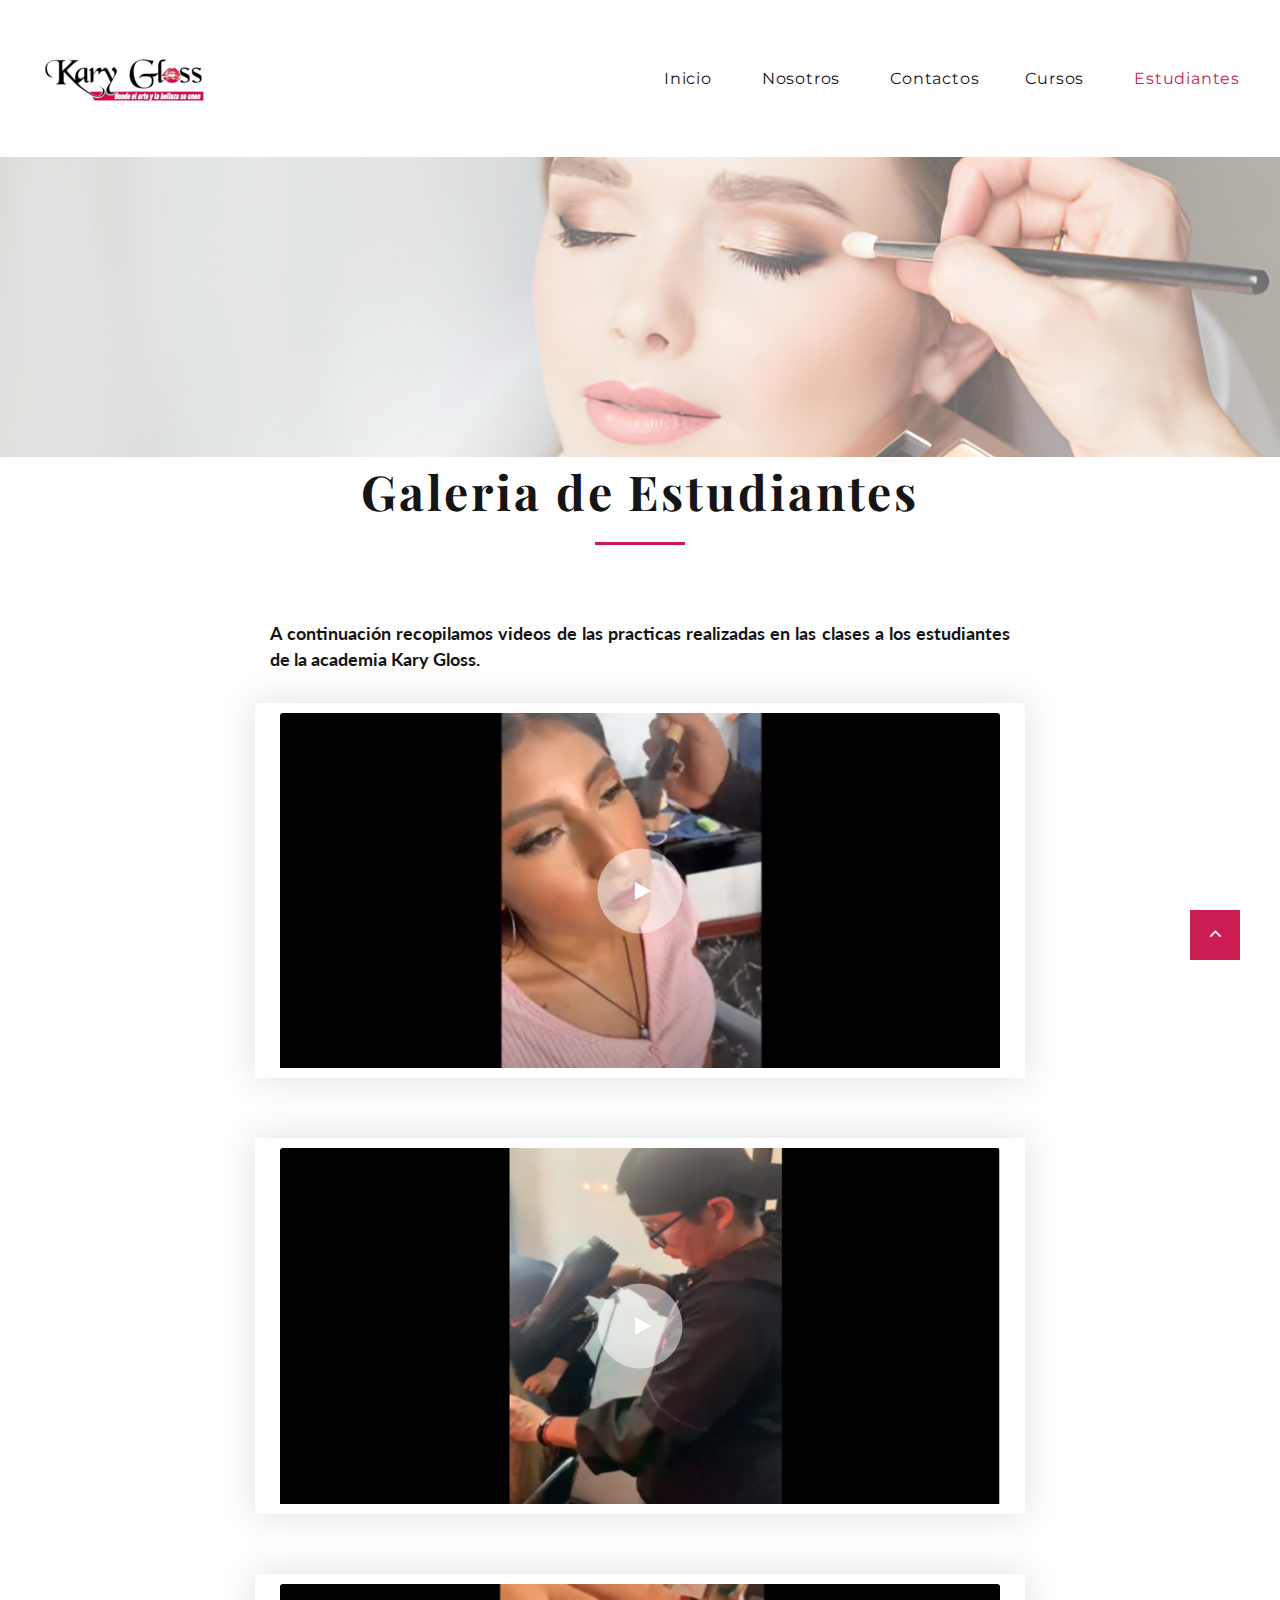
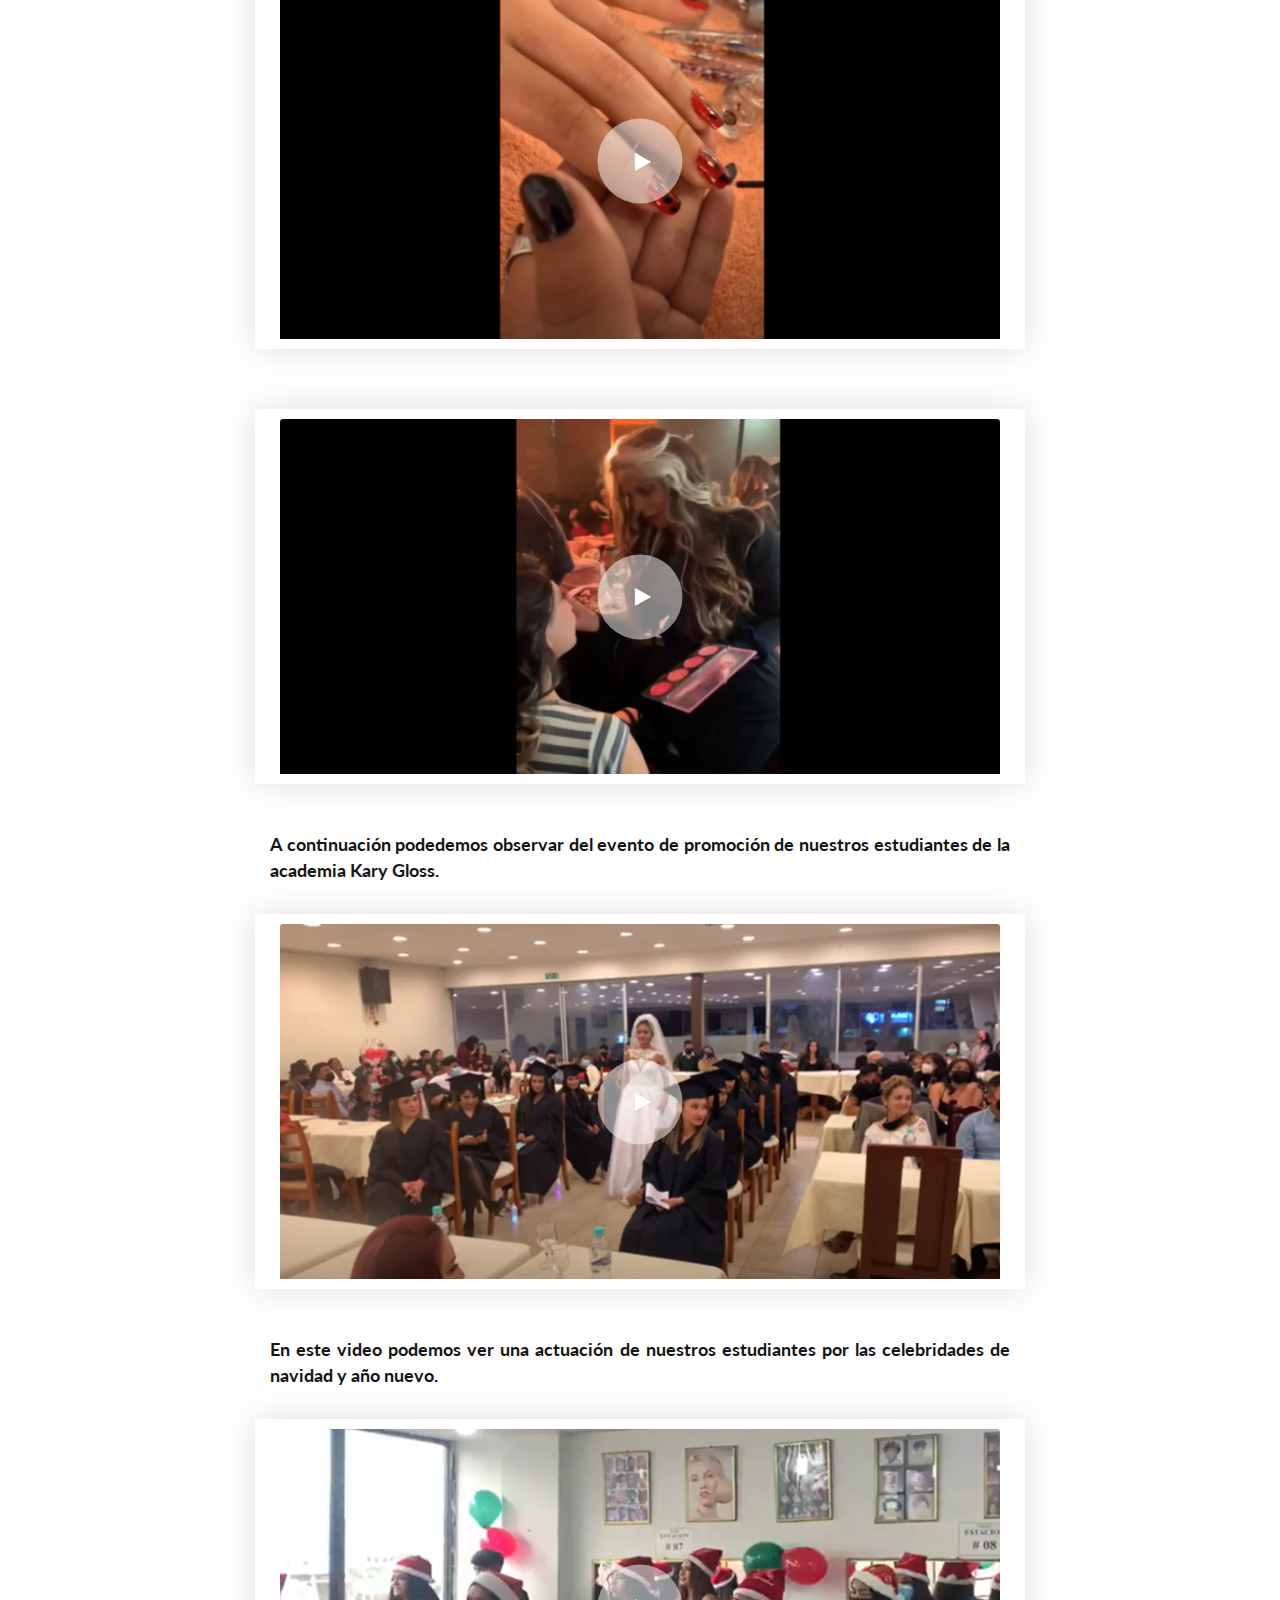
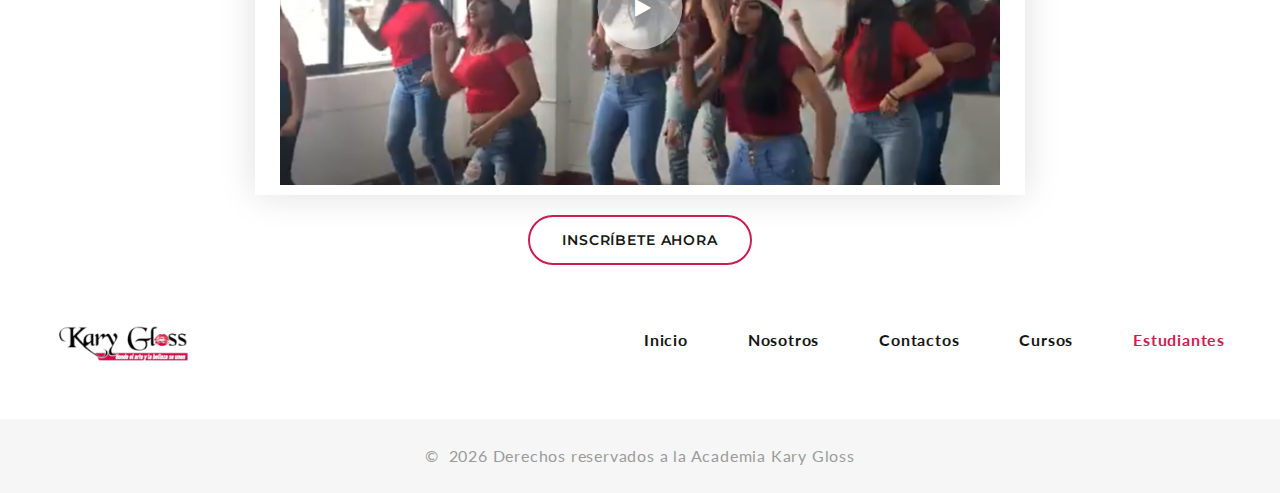
<file: galeria.html>
<!-- Page Title--><!DOCTYPE html>
<html class="wide wow-animation" lang="en">
  <head>
    <title>Home</title>
    <meta name="format-detection" content="telephone=no">
    <meta name="viewport" content="width=device-width, height=device-height, initial-scale=1.0, maximum-scale=1.0, user-scalable=0">
    <meta http-equiv="X-UA-Compatible" content="IE=edge">
    <meta charset="utf-8">
    <link rel="icon" href="images/favicon.ico" type="image/x-icon">
    <!-- Stylesheets-->
    <link rel="stylesheet" type="text/css" href="//fonts.googleapis.com/css?family=Lato:300i,400,400i,700%7CMontserrat:400,500,600,700%7CPlayfair+Display:400,700,700i%7COswald:400,700,700i">
    <link rel="stylesheet" href="css/bootstrap.css">
    <link rel="stylesheet" href="css/fonts.css">
    <link rel="stylesheet" href="css/style.css">
    <style>.ie-panel{display: none;background: #212121;padding: 10px 0;box-shadow: 3px 3px 5px 0 rgba(0,0,0,.3);clear: both;text-align:center;position: relative;z-index: 1;} html.ie-10 .ie-panel, html.lt-ie-10 .ie-panel {display: block;}</style>
  </head>
  <body>
    <div class="ie-panel"><a href="http://windows.microsoft.com/en-US/internet-explorer/"><img src="images/ie8-panel/warning_bar_0000_us.jpg" height="42" width="820" alt="You are using an outdated browser. For a faster, safer browsing experience, upgrade for free today."></a></div>
    <div class="preloader">
      <div class="preloader-body">
        <div class="cssload-container">
          <div class="cssload-speeding-wheel"></div>
        </div>
        <p>Loading...</p>
      </div>
    </div>
    <div class="page">
      <!-- Banner 1-->
      <!-- Page Header-->
      <header class="section page-header">
        <!-- RD Navbar-->
        <div class="rd-navbar-wrap">
          <nav class="rd-navbar rd-navbar-classic rd-navbar-classic-minimal" data-layout="rd-navbar-fixed" data-sm-layout="rd-navbar-fixed" data-md-layout="rd-navbar-fixed" data-md-device-layout="rd-navbar-fixed" data-lg-layout="rd-navbar-static" data-lg-device-layout="rd-navbar-static" data-xl-layout="rd-navbar-static" data-xl-device-layout="rd-navbar-static" data-lg-stick-up-offset="46px" data-xl-stick-up-offset="46px" data-xxl-stick-up-offset="46px" data-lg-stick-up="true" data-xl-stick-up="true" data-xxl-stick-up="true">
            <div class="rd-navbar-main-outer">
              <div class="rd-navbar-main">
                <!-- RD Navbar Panel-->
                <div class="rd-navbar-panel">
                  <!-- RD Navbar Toggle-->
                  <button class="rd-navbar-toggle" data-rd-navbar-toggle=".rd-navbar-nav-wrap"><span></span></button>
                  <!-- RD Navbar Brand-->
                  <div class="rd-navbar-brand">
                    <!--Brand--><a class="brand" href="index.html"><img class="brand-logo-dark" src="images/logo-default-392x116.png" alt="" width="196" height="58"/><img class="brand-logo-light" src="images/logo-default-392x116.png" alt="" width="196" height="58"/></a>
                  </div>
                </div>
                <div class="rd-navbar-main-element">
            
                 <div class="rd-navbar-nav-wrap">
                   
                  <ul class="rd-navbar-nav">
                    <li class="rd-nav-item dropdown"><a class="rd-nav-link" href="index.html">Inicio</a>
                      
                    </li>
                    <li class="rd-nav-item"><a class="rd-nav-link" href="about.html">Nosotros</a>
                    </li>
                    <li class="rd-nav-item"><a class="rd-nav-link"  href="contacts.html">Contactos</a>
                      <li class="rd-nav-item  dropdown"><a class="rd-nav-link" href="index.html#cursosindex">Cursos</a>
                        <div class="dropdown-content">
                          <a href="bellezapeluqueria.html">Belleza y Peluquería</a>
                          <a href="cosmetologia.html">Cosmetología</a>
                          <a href="cosmiatria.html">Cosmiatría</a>
                          <a href="maquillaje.html">Maquillaje Profesional</a>
                          <a href="manicurapedicura.html">Manicura y Pedicura</a>
                          <a href="corteconfeccion.html">Corte y Confección</a>                          
                        </div>
                      </li>
                    </li>
                    <li class="rd-nav-item active  dropdown"><a class="rd-nav-link" href="index.html#proyectos">Estudiantes</a>
                      <div class="dropdown-content">
                        <a href="defensasproyectos.html">Defensas de Proyectos</a>
                        <a href="galeria.html">Galeria</a>                            
                      </div>
                    </li>
                  </ul>
                  </div>
                </div>
              </div>
            </div>
          </nav>
        </div>
      </header>
      
      <!-- Swiper-->
      <section class="section-page-title" style="background-image: url(images/portadact.png); background-size: cover;">
        <div class="container">
          <h1 class="page-title"></h1>
        </div>
      </section>
      <div class="container text-center">
        <div class="row">
          <div class="col">
            
          </div>
          <div class="col-8">
            <section class="margenpd">
              
                
                  <div class="margenpd">
                    <ul class="list-xl ">
                      <li>
                        <h2>Galeria de Estudiantes</h2>
                        <div class="divider-lg"></div>
                        <p></p>
                      </li>
                    </ul>
                  </div>
                
             
            </section>
            <!-- Image Left-->

            <section class="margenpd">
              <div class="col centrarv">
                <h5 class="text-gray-800">A continuación recopilamos videos de las practicas realizadas en las clases a los estudiantes de la academia Kary Gloss.</h5>
              </div>
                <div class="row">
                  
                     
                    <div class="col centrarv">
                      <div class="box-images-item" data-parallax-scroll="{&quot;y&quot;: 20, &quot;x&quot;: 30,  &quot;smoothness&quot;: 30 }">
                        
                        <div class="col-md-6 col-lg-12">
                          <div class="box-video" data-lightgallery="group"><img  class="card-img-top" src="images/imagenvideo1.png" alt="" width="770" height="380"/><a class="button-play" data-lightgallery="item" href="https://youtu.be/KGXnpvKXGBs"></a>
                          </div>
                        </div>
                      </div>
                      
                    </div>
                    
                  
                </div>        
                <div class="row">
                  
                    
                  
                    <div class="col centrarv">
                      <div class="box-images-item" data-parallax-scroll="{&quot;y&quot;: 20, &quot;x&quot;: 30,  &quot;smoothness&quot;: 30 }">
                        
                        <div class="col-md-6 col-lg-12">
                          <div class="box-video" data-lightgallery="group"><img  class="card-img-top" src="images/imagevideo3.png" alt="" width="770" height="380"/><a class="button-play" data-lightgallery="item" href="https://youtu.be/NMXjXK2ty7w"></a>
                          </div>
                        </div>
                      </div>
                      
                    </div>
                  
                </div>
                <div class="row">
                  
                    
                  
                    <div class="col centrarv">
                      <div class="box-images-item" data-parallax-scroll="{&quot;y&quot;: 20, &quot;x&quot;: 30,  &quot;smoothness&quot;: 30 }">
                        
                        <div class="col-md-6 col-lg-12">
                          <div class="box-video" data-lightgallery="group"><img  class="card-img-top" src="images/imagevideo2.png" alt="" width="770" height="380"/><a class="button-play" data-lightgallery="item" href="https://youtu.be/loCJMpRU7_0"></a>
                          </div>
                        </div>
                      </div>
                      
                    </div>
                  
                </div> 

                
                <div class="row">
                    <div class="col centrarv">
                      <div class="box-images-item" data-parallax-scroll="{&quot;y&quot;: 20, &quot;x&quot;: 30,  &quot;smoothness&quot;: 30 }">
                        
                        <div class="col-md-6 col-lg-12">
                          <div class="box-video" data-lightgallery="group"><img  class="card-img-top" src="images/imagevideo4.png" alt="" width="770" height="380"/><a class="button-play" data-lightgallery="item" href="https://youtu.be/ro0w3xdyWhA"></a>
                          </div>
                        </div>
                      </div>
                      
                    </div>
                  
                </div>   
                <br>
                <br>
                <div class="col centrarv">
                  <h5 class="text-gray-800">A continuación podedemos observar del evento de promoción de nuestros estudiantes de la academia Kary Gloss.</h5>
                </div>
                <div class="row">
                  
                     
                    <div class="col centrarv">
                      <div class="box-images-item" data-parallax-scroll="{&quot;y&quot;: 20, &quot;x&quot;: 30,  &quot;smoothness&quot;: 30 }">
                        
                        <div class="col-md-6 col-lg-12">
                          <div class="box-video" data-lightgallery="group"><img  class="card-img-top" src="images/imagevideo5.png" alt="" width="770" height="380"/><a class="button-play" data-lightgallery="item" href="https://youtu.be/mBwq1Kfdk6Q"></a>
                          </div>
                        </div>
                      </div>
                      
                    </div>
                  
                </div> 
              <br>
              <br>
                <div class="col centrarv">
                  <h5 class="text-gray-800">En este video podemos ver una actuación de nuestros estudiantes por las celebridades de navidad y año nuevo.</h5>
                </div>
                <div class="row">
                    <div class="col centrarv">
                      <div class="box-images-item" data-parallax-scroll="{&quot;y&quot;: 20, &quot;x&quot;: 30,  &quot;smoothness&quot;: 30 }">
                        
                        <div class="col-md-6 col-lg-12">
                          <div class="box-video" data-lightgallery="group"><img  class="card-img-top" src="images/imagenvideo6.png" alt="" width="770" height="380"/><a class="button-play" data-lightgallery="item" href="https://youtu.be/WSLaX14PPEk"></a>
                          </div>
                        </div>
                      </div>
                      
                    </div>
                  
                </div>        
            </section>
            
            
            <center>
                <a class="button button-default-outline" href="https://api.whatsapp.com/send?phone=593998119201&" target="_blank">Inscríbete ahora</a>
            </center>
          </div>
          <div class="col">
           
          
          </div>
        </div>
          
          
        </div>
      </div>
      
      
      <!-- Page Footer-->
      <footer class="section bg-default section-xs-type-1 footer-minimal">
        <div class="container">
          <div class="row row-30 align-items-lg-center justify-content-lg-between">
            <div class="col-lg-2">
              <div class="footer-brand"><a href="index.html"><img src="images/logo-dark-142x58.png" alt="" width="142" height="58"/></a></div>
            </div>
            <div class="col-lg-10">
              <div class="footer-nav">
                <ul class="rd-navbar-nav">
                  <li class="rd-nav-item "><a class="rd-nav-link" href="index.html">Inicio</a></li>
                  <li class="rd-nav-item"><a class="rd-nav-link" href="about.html">Nosotros</a></li>
                  <li class="rd-nav-item"><a class="rd-nav-link" href="contacts.html">Contactos</a></li>
                  <li class="rd-nav-item"><a class="rd-nav-link" href="index.html#cursosindex">Cursos</a></li>
                  <li class="rd-nav-item active"><a class="rd-nav-link" href="index.html#proyectos">Estudiantes</a></li>
                </ul>
              </div>
            </div>
          </div>
        </div>
      </footer>
      <section class="bg-gray-100 section-xs text-center">
        <div class="container">
          <p class="rights"><span>&copy;&nbsp; </span><span class="copyright-year"></span><span>&nbsp;</span><span>Derechos reservados a la Academia Kary Gloss</span></p>
        </div>
      </section>
    </div>
    <!-- Global Mailform Output-->
    <div class="snackbars" id="form-output-global"></div>
    <!-- Javascript-->
    <script src="js/core.min.js"></script>
    <script src="js/script.js"></script>
    <!-- coded by houdini-->
  </body>
</html>
</file>
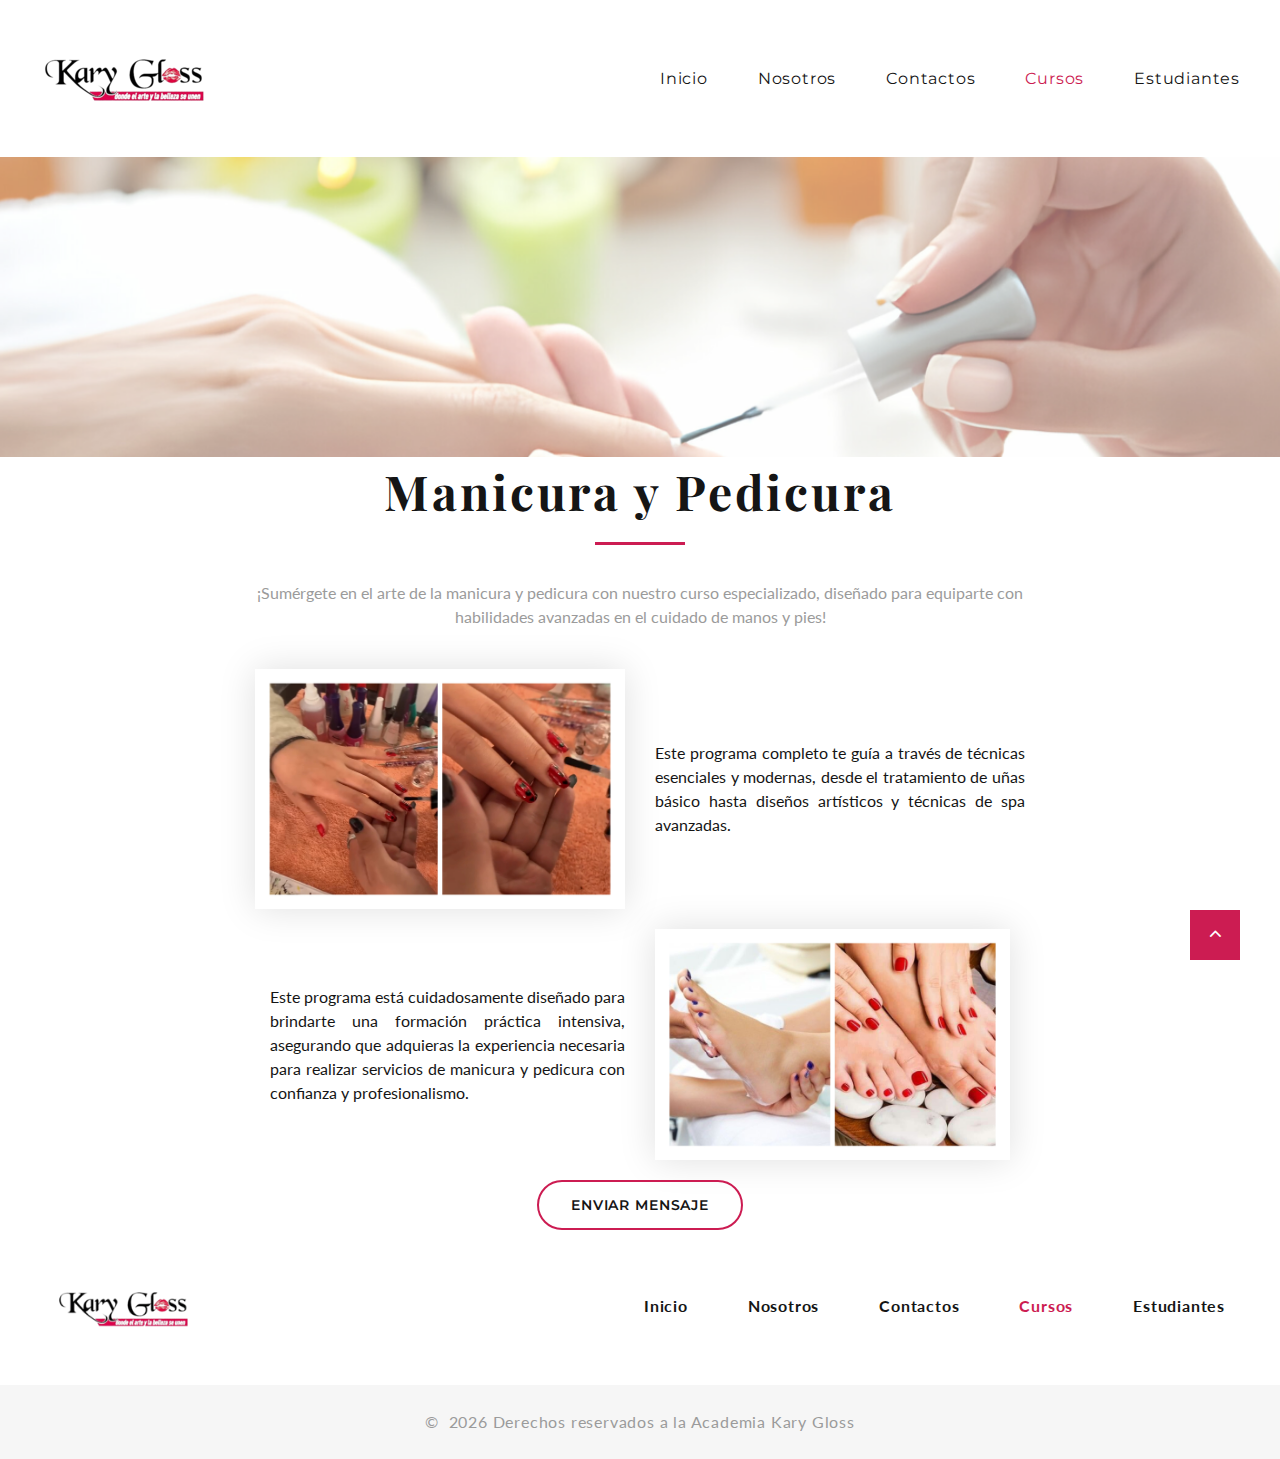
<file: manicurapedicura.html>
<!-- Page Title--><!DOCTYPE html>
<html class="wide wow-animation" lang="en">
  <head>
    <title>Home</title>
    <meta name="format-detection" content="telephone=no">
    <meta name="viewport" content="width=device-width, height=device-height, initial-scale=1.0, maximum-scale=1.0, user-scalable=0">
    <meta http-equiv="X-UA-Compatible" content="IE=edge">
    <meta charset="utf-8">
    <link rel="icon" href="images/favicon.ico" type="image/x-icon">
    <!-- Stylesheets-->
    <link rel="stylesheet" type="text/css" href="//fonts.googleapis.com/css?family=Lato:300i,400,400i,700%7CMontserrat:400,500,600,700%7CPlayfair+Display:400,700,700i%7COswald:400,700,700i">
    <link rel="stylesheet" href="css/bootstrap.css">
    <link rel="stylesheet" href="css/fonts.css">
    <link rel="stylesheet" href="css/style.css">
    <style>.ie-panel{display: none;background: #212121;padding: 10px 0;box-shadow: 3px 3px 5px 0 rgba(0,0,0,.3);clear: both;text-align:center;position: relative;z-index: 1;} html.ie-10 .ie-panel, html.lt-ie-10 .ie-panel {display: block;}</style>
  </head>
  <body>
    <div class="ie-panel"><a href="http://windows.microsoft.com/en-US/internet-explorer/"><img src="images/ie8-panel/warning_bar_0000_us.jpg" height="42" width="820" alt="You are using an outdated browser. For a faster, safer browsing experience, upgrade for free today."></a></div>
    <div class="preloader">
      <div class="preloader-body">
        <div class="cssload-container">
          <div class="cssload-speeding-wheel"></div>
        </div>
        <p>Loading...</p>
      </div>
    </div>
    <div class="page">
      <!-- Banner 1-->
      <!-- Page Header-->
      <header class="section page-header">
        <!-- RD Navbar-->
        <div class="rd-navbar-wrap">
          <nav class="rd-navbar rd-navbar-classic rd-navbar-classic-minimal" data-layout="rd-navbar-fixed" data-sm-layout="rd-navbar-fixed" data-md-layout="rd-navbar-fixed" data-md-device-layout="rd-navbar-fixed" data-lg-layout="rd-navbar-static" data-lg-device-layout="rd-navbar-static" data-xl-layout="rd-navbar-static" data-xl-device-layout="rd-navbar-static" data-lg-stick-up-offset="46px" data-xl-stick-up-offset="46px" data-xxl-stick-up-offset="46px" data-lg-stick-up="true" data-xl-stick-up="true" data-xxl-stick-up="true">
            <div class="rd-navbar-main-outer">
              <div class="rd-navbar-main">
                <!-- RD Navbar Panel-->
                <div class="rd-navbar-panel">
                  <!-- RD Navbar Toggle-->
                  <button class="rd-navbar-toggle" data-rd-navbar-toggle=".rd-navbar-nav-wrap"><span></span></button>
                  <!-- RD Navbar Brand-->
                  <div class="rd-navbar-brand">
                    <!--Brand--><a class="brand" href="index.html"><img class="brand-logo-dark" src="images/logo-default-392x116.png" alt="" width="196" height="58"/><img class="brand-logo-light" src="images/logo-default-392x116.png" alt="" width="196" height="58"/></a>
                  </div>
                </div>
                <div class="rd-navbar-main-element">
            
                 <div class="rd-navbar-nav-wrap">
                   
                    <ul class="rd-navbar-nav">
                      <li class="rd-nav-item dropdown"><a class="rd-nav-link" href="index.html">Inicio</a>
                        
                      </li>
                      <li class="rd-nav-item"><a class="rd-nav-link" href="about.html">Nosotros</a>
                      </li>
                      <li class="rd-nav-item"><a class="rd-nav-link"  href="contacts.html">Contactos</a></li>
                        <li class="rd-nav-item active dropdown"><a class="rd-nav-link" href="index.html#cursosindex">Cursos</a>
                          <div class="dropdown-content">
                            <a href="bellezapeluqueria.html">Belleza y Peluquería</a>
                            <a href="cosmetologia.html">Cosmetología</a>
                            <a href="cosmiatria.html">Cosmiatría</a>
                            <a href="maquillaje.html">Maquillaje Profesional</a>
                            <a href="manicurapedicura.html">Manicura y Pedicura</a>
                            <a href="corteconfeccion.html">Corte y Confección</a>                          
                          </div>
                        </li>
                      
                      <li class="rd-nav-item  dropdown"><a class="rd-nav-link" href="index.html#proyectos">Estudiantes</a>
                        <div class="dropdown-content">
                          <a href="defensasproyectos.html">Defensas de Proyectos</a>
                          <a href="galeria.html">Galeria</a>                            
                        </div>
                      </li>
                    </ul>
                  </div>
                </div>
              </div>
            </div>
          </nav>
        </div>
      </header>
      <!-- Swiper-->
      <section class="section-page-title" style="background-image: url(images/portadamp.png); background-size: cover;">
        <div class="container">
          <h1 class="page-title"></h1>
        </div>
      </section>
      <div class="container text-center">
        <div class="row">
          <div class="col">
            
          </div>
          <div class="col-8">
            <section class="margenpd">
              
                
                  <div class="margenpd">
                    <ul class="list-xl ">
                      <li>
                        <h2>Manicura y Pedicura</h2>
                        <div class="divider-lg"></div>
                        <p>¡Sumérgete en el arte de la manicura y pedicura con nuestro curso especializado, diseñado para equiparte con habilidades avanzadas en el cuidado de manos y pies!</p>
                      </li>
                    </ul>
                  </div>
                
             
            </section>
            <!-- Image Left-->
            <section class="margenpd">
             
                <div class="row">
                  <div class="col"> 
                    <div class="row row-40">
                      <div class="col-md-6">
                        <div class="centrarcur" data-parallax-scroll="{&quot;y&quot;: 20, &quot;x&quot;: 30,  &quot;smoothness&quot;: 30 }">
                          <img  src="images/manipedi.jpg" alt="" width="770" height="380"/>
                        </div>
                        
                      </div>
                      <div class="col-md-6 centrarv">
                        <p class="text-gray-800">Este programa completo te guía a través de técnicas esenciales y modernas, desde el tratamiento de uñas básico hasta diseños artísticos y técnicas de spa avanzadas.</p>
                      </div>
                    </div>
                  </div>
                </div>        
             
            </section>
            <!-- Image Right-->
            <section class="margenpd">
              <div class="container">
                <div class="row">
                  <div class="col">
                    <div class="row row-40 flex-md-row-reverse">
                     
                      <div class="col-md-6">
                        <div class="centrarcur" data-parallax-scroll="{&quot;y&quot;: 20, &quot;x&quot;: 30,  &quot;smoothness&quot;: 30 }">
                          <img   src="images/manipedi2.jpg" alt="" width="770" height="380"/>
                        </div>
                        
                      </div>
                      <div class="col-md-6 centrarv">
                        <p class="text-gray-800">Este programa está cuidadosamente diseñado para brindarte una formación práctica intensiva, asegurando que adquieras la experiencia necesaria para realizar servicios de manicura y pedicura con confianza y profesionalismo.</p>
                      </div>
                    </div>
                  </div>
                </div>
              </div>
            </section>
            <center>
                <a class="button button-default-outline" href="https://api.whatsapp.com/send?phone=593998119201&" target="_blank">Enviar mensaje</a>
            </center>
          </div>
          <div class="col">
           
          
          </div>
        </div>
          
          
        </div>
      </div>
      
      <!-- Page Footer-->
      <footer class="section bg-default section-xs-type-1 footer-minimal">
        <div class="container">
          <div class="row row-30 align-items-lg-center justify-content-lg-between">
            <div class="col-lg-2">
              <div class="footer-brand"><a href="index.html"><img src="images/logo-dark-142x58.png" alt="" width="142" height="58"/></a></div>
            </div>
            <div class="col-lg-10">
              <div class="footer-nav">
                <ul class="rd-navbar-nav">
                  <li class="rd-nav-item "><a class="rd-nav-link" href="index.html">Inicio</a></li>
                  <li class="rd-nav-item"><a class="rd-nav-link" href="about.html">Nosotros</a></li>
                  <li class="rd-nav-item"><a class="rd-nav-link" href="contacts.html">Contactos</a></li>
                  <li class="rd-nav-item active"><a class="rd-nav-link" href="index.html#cursosindex">Cursos</a></li>
                  <li class="rd-nav-item"><a class="rd-nav-link" href="index.html#proyectos">Estudiantes</a></li>
                </ul>
              </div>
            </div>
          </div>
        </div>
      </footer>
      <section class="bg-gray-100 section-xs text-center">
        <div class="container">
          <p class="rights"><span>&copy;&nbsp; </span><span class="copyright-year"></span><span>&nbsp;</span><span>Derechos reservados a la Academia Kary Gloss</span></p>
        </div>
      </section>
    </div>
    <!-- Global Mailform Output-->
    <div class="snackbars" id="form-output-global"></div>
    <!-- Javascript-->
    <script src="js/core.min.js"></script>
    <script src="js/script.js"></script>
    <!-- coded by houdini-->
  </body>
</html>
</file>
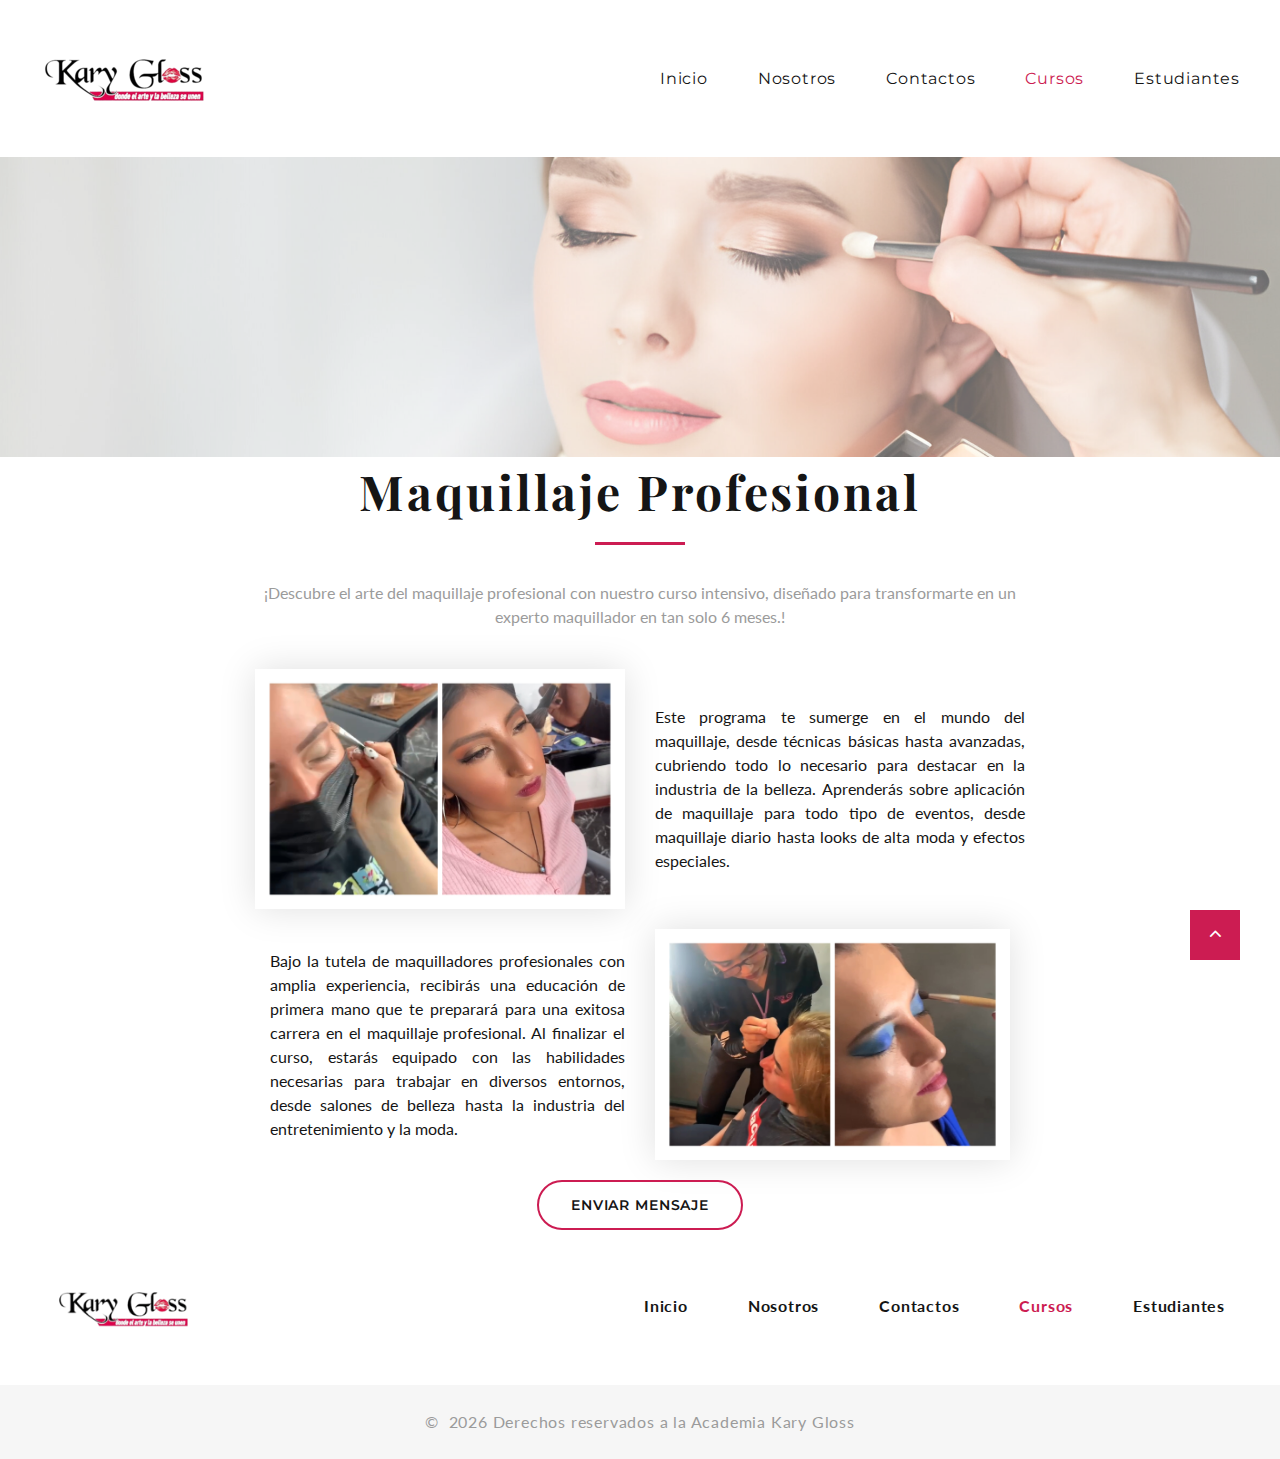
<file: maquillaje.html>
<!-- Page Title--><!DOCTYPE html>
<html class="wide wow-animation" lang="en">
  <head>
    <title>Home</title>
    <meta name="format-detection" content="telephone=no">
    <meta name="viewport" content="width=device-width, height=device-height, initial-scale=1.0, maximum-scale=1.0, user-scalable=0">
    <meta http-equiv="X-UA-Compatible" content="IE=edge">
    <meta charset="utf-8">
    <link rel="icon" href="images/favicon.ico" type="image/x-icon">
    <!-- Stylesheets-->
    <link rel="stylesheet" type="text/css" href="//fonts.googleapis.com/css?family=Lato:300i,400,400i,700%7CMontserrat:400,500,600,700%7CPlayfair+Display:400,700,700i%7COswald:400,700,700i">
    <link rel="stylesheet" href="css/bootstrap.css">
    <link rel="stylesheet" href="css/fonts.css">
    <link rel="stylesheet" href="css/style.css">
    <style>.ie-panel{display: none;background: #212121;padding: 10px 0;box-shadow: 3px 3px 5px 0 rgba(0,0,0,.3);clear: both;text-align:center;position: relative;z-index: 1;} html.ie-10 .ie-panel, html.lt-ie-10 .ie-panel {display: block;}</style>
  </head>
  <body>
    <div class="ie-panel"><a href="http://windows.microsoft.com/en-US/internet-explorer/"><img src="images/ie8-panel/warning_bar_0000_us.jpg" height="42" width="820" alt="You are using an outdated browser. For a faster, safer browsing experience, upgrade for free today."></a></div>
    <div class="preloader">
      <div class="preloader-body">
        <div class="cssload-container">
          <div class="cssload-speeding-wheel"></div>
        </div>
        <p>Loading...</p>
      </div>
    </div>
    <div class="page">
      <!-- Banner 1-->
      <!-- Page Header-->
      <header class="section page-header">
        <!-- RD Navbar-->
        <div class="rd-navbar-wrap">
          <nav class="rd-navbar rd-navbar-classic rd-navbar-classic-minimal" data-layout="rd-navbar-fixed" data-sm-layout="rd-navbar-fixed" data-md-layout="rd-navbar-fixed" data-md-device-layout="rd-navbar-fixed" data-lg-layout="rd-navbar-static" data-lg-device-layout="rd-navbar-static" data-xl-layout="rd-navbar-static" data-xl-device-layout="rd-navbar-static" data-lg-stick-up-offset="46px" data-xl-stick-up-offset="46px" data-xxl-stick-up-offset="46px" data-lg-stick-up="true" data-xl-stick-up="true" data-xxl-stick-up="true">
            <div class="rd-navbar-main-outer">
              <div class="rd-navbar-main">
                <!-- RD Navbar Panel-->
                <div class="rd-navbar-panel">
                  <!-- RD Navbar Toggle-->
                  <button class="rd-navbar-toggle" data-rd-navbar-toggle=".rd-navbar-nav-wrap"><span></span></button>
                  <!-- RD Navbar Brand-->
                  <div class="rd-navbar-brand">
                    <!--Brand--><a class="brand" href="index.html"><img class="brand-logo-dark" src="images/logo-default-392x116.png" alt="" width="196" height="58"/><img class="brand-logo-light" src="images/logo-default-392x116.png" alt="" width="196" height="58"/></a>
                  </div>
                </div>
                <div class="rd-navbar-main-element">
            
                 <div class="rd-navbar-nav-wrap">
                   
                    <ul class="rd-navbar-nav">
                      <li class="rd-nav-item dropdown"><a class="rd-nav-link" href="index.html">Inicio</a>
                        
                      </li>
                      <li class="rd-nav-item"><a class="rd-nav-link" href="about.html">Nosotros</a>
                      </li>
                      <li class="rd-nav-item"><a class="rd-nav-link"  href="contacts.html">Contactos</a></li>
                        <li class="rd-nav-item active dropdown"><a class="rd-nav-link" href="index.html#cursosindex">Cursos</a>
                          <div class="dropdown-content">
                            <a href="bellezapeluqueria.html">Belleza y Peluquería</a>
                            <a href="cosmetologia.html">Cosmetología</a>
                            <a href="cosmiatria.html">Cosmiatría</a>
                            <a href="maquillaje.html">Maquillaje Profesional</a>
                            <a href="manicurapedicura.html">Manicura y Pedicura</a>
                            <a href="corteconfeccion.html">Corte y Confección</a>                          
                          </div>
                        </li>
                      
                      <li class="rd-nav-item  dropdown"><a class="rd-nav-link" href="index.html#proyectos">Estudiantes</a>
                        <div class="dropdown-content">
                          <a href="defensasproyectos.html">Defensas de Proyectos</a>
                          <a href="galeria.html">Galeria</a>                            
                        </div>
                      </li>
                    </ul>
                  </div>
                </div>
              </div>
            </div>
          </nav>
        </div>
      </header>
      <!-- Swiper-->
      <section class="section-page-title" style="background-image: url(images/portadact.png); background-size: cover;">
        <div class="container">
          <h1 class="page-title"></h1>
        </div>
      </section>
      <div class="container text-center">
        <div class="row">
          <div class="col">
            
          </div>
          <div class="col-8">
            <section class="margenpd">
              
                
                  <div class="margenpd">
                    <ul class="list-xl ">
                      <li>
                        <h2>Maquillaje Profesional</h2>
                        <div class="divider-lg"></div>
                        <p>¡Descubre el arte del maquillaje profesional con nuestro curso intensivo, diseñado para transformarte en un experto maquillador en tan solo 6 meses.!</p>
                      </li>
                    </ul>
                  </div>
                
             
            </section>
            <!-- Image Left-->
            <section class="margenpd">
             
                <div class="row">
                  <div class="col"> 
                    <div class="row row-40">
                      <div class="col-md-6">
                        <div class="centrarcur" data-parallax-scroll="{&quot;y&quot;: 20, &quot;x&quot;: 30,  &quot;smoothness&quot;: 30 }">
                          <img  src="images/maquillaje1.jpg" alt="" width="770" height="380"/>
                        </div>
                        
                      </div>
                      <div class="col-md-6 centrarv">
                        <p class="text-gray-800">Este programa te sumerge en el mundo del maquillaje, desde técnicas básicas hasta avanzadas, cubriendo todo lo necesario para destacar en la industria de la belleza. Aprenderás sobre aplicación de maquillaje para todo tipo de eventos, desde maquillaje diario hasta looks de alta moda y efectos especiales.</p>
                      </div>
                    </div>
                  </div>
                </div>        
             
            </section>
            <!-- Image Right-->
            <section class="margenpd">
              <div class="container">
                <div class="row">
                  <div class="col">
                    <div class="row row-40 flex-md-row-reverse">
                     
                      <div class="col-md-6">
                        <div class="centrarcur" data-parallax-scroll="{&quot;y&quot;: 20, &quot;x&quot;: 30,  &quot;smoothness&quot;: 30 }">
                          <img  src="images/maquillaje2.jpg" alt="" width="770" height="380"/>
                        </div>
                        
                      </div>
                      <div class="col-md-6 centrarv">
                        <p class="text-gray-800">Bajo la tutela de maquilladores profesionales con amplia experiencia, recibirás una educación de primera mano que te preparará para una exitosa carrera en el maquillaje profesional. Al finalizar el curso, estarás equipado con las habilidades necesarias para trabajar en diversos entornos, desde salones de belleza hasta la industria del entretenimiento y la moda.</p>
                      </div>
                    </div>
                  </div>
                </div>
              </div>
            </section>
            <center>
                <a class="button button-default-outline" href="https://api.whatsapp.com/send?phone=593998119201&" target="_blank">Enviar mensaje</a>
            </center>
          </div>
          <div class="col">
           
          
          </div>
        </div>
          
          
        </div>
      </div>
      
      <!-- Page Footer-->
      <footer class="section bg-default section-xs-type-1 footer-minimal">
        <div class="container">
          <div class="row row-30 align-items-lg-center justify-content-lg-between">
            <div class="col-lg-2">
              <div class="footer-brand"><a href="index.html"><img src="images/logo-dark-142x58.png" alt="" width="142" height="58"/></a></div>
            </div>
            <div class="col-lg-10">
              <div class="footer-nav">
                <ul class="rd-navbar-nav">
                  <li class="rd-nav-item "><a class="rd-nav-link" href="index.html">Inicio</a></li>
                  <li class="rd-nav-item"><a class="rd-nav-link" href="about.html">Nosotros</a></li>
                  <li class="rd-nav-item"><a class="rd-nav-link" href="contacts.html">Contactos</a></li>
                  <li class="rd-nav-item active"><a class="rd-nav-link" href="index.html#cursosindex">Cursos</a></li>
                  <li class="rd-nav-item"><a class="rd-nav-link" href="index.html#proyectos">Estudiantes</a></li>
                </ul>
              </div>
            </div>
          </div>
        </div>
      </footer>
      <section class="bg-gray-100 section-xs text-center">
        <div class="container">
          <p class="rights"><span>&copy;&nbsp; </span><span class="copyright-year"></span><span>&nbsp;</span><span>Derechos reservados a la Academia Kary Gloss</span></p>
        </div>
      </section>
    </div>
    <!-- Global Mailform Output-->
    <div class="snackbars" id="form-output-global"></div>
    <!-- Javascript-->
    <script src="js/core.min.js"></script>
    <script src="js/script.js"></script>
    <!-- coded by houdini-->
  </body>
</html>
</file>
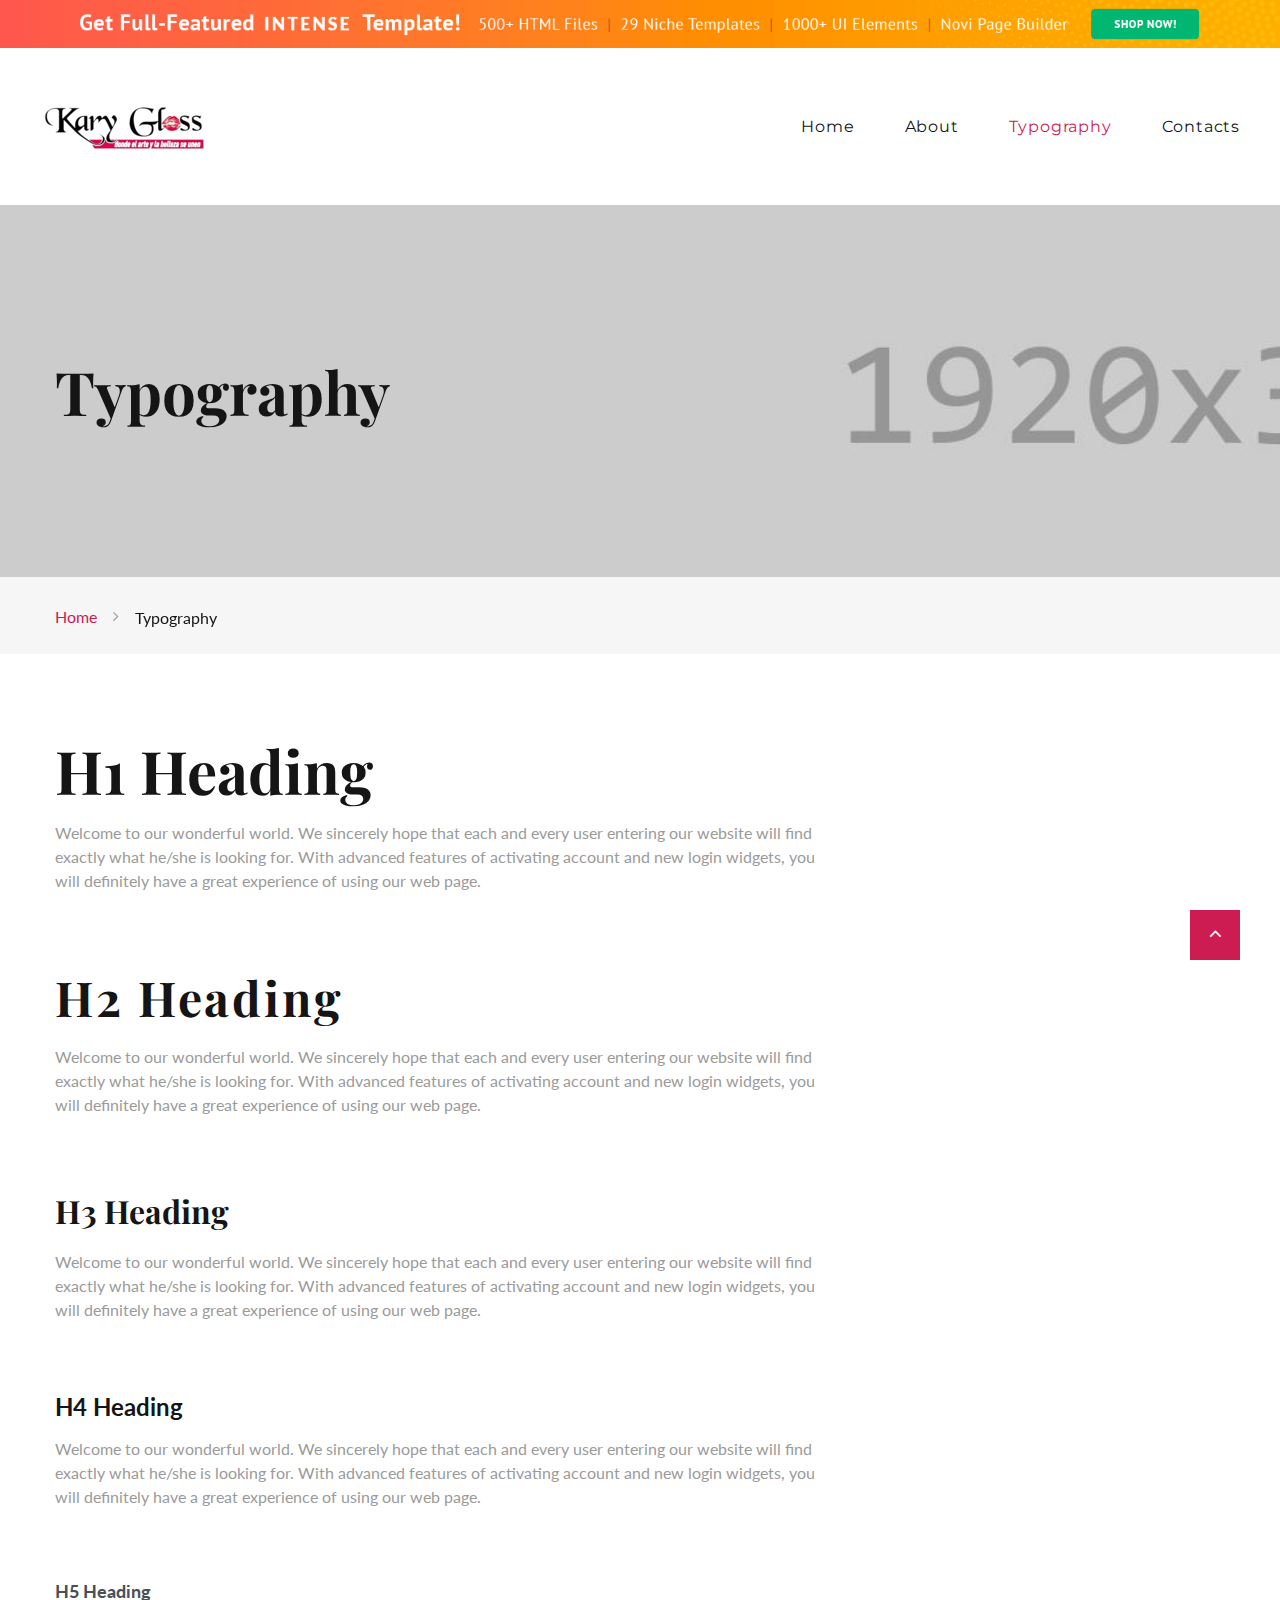
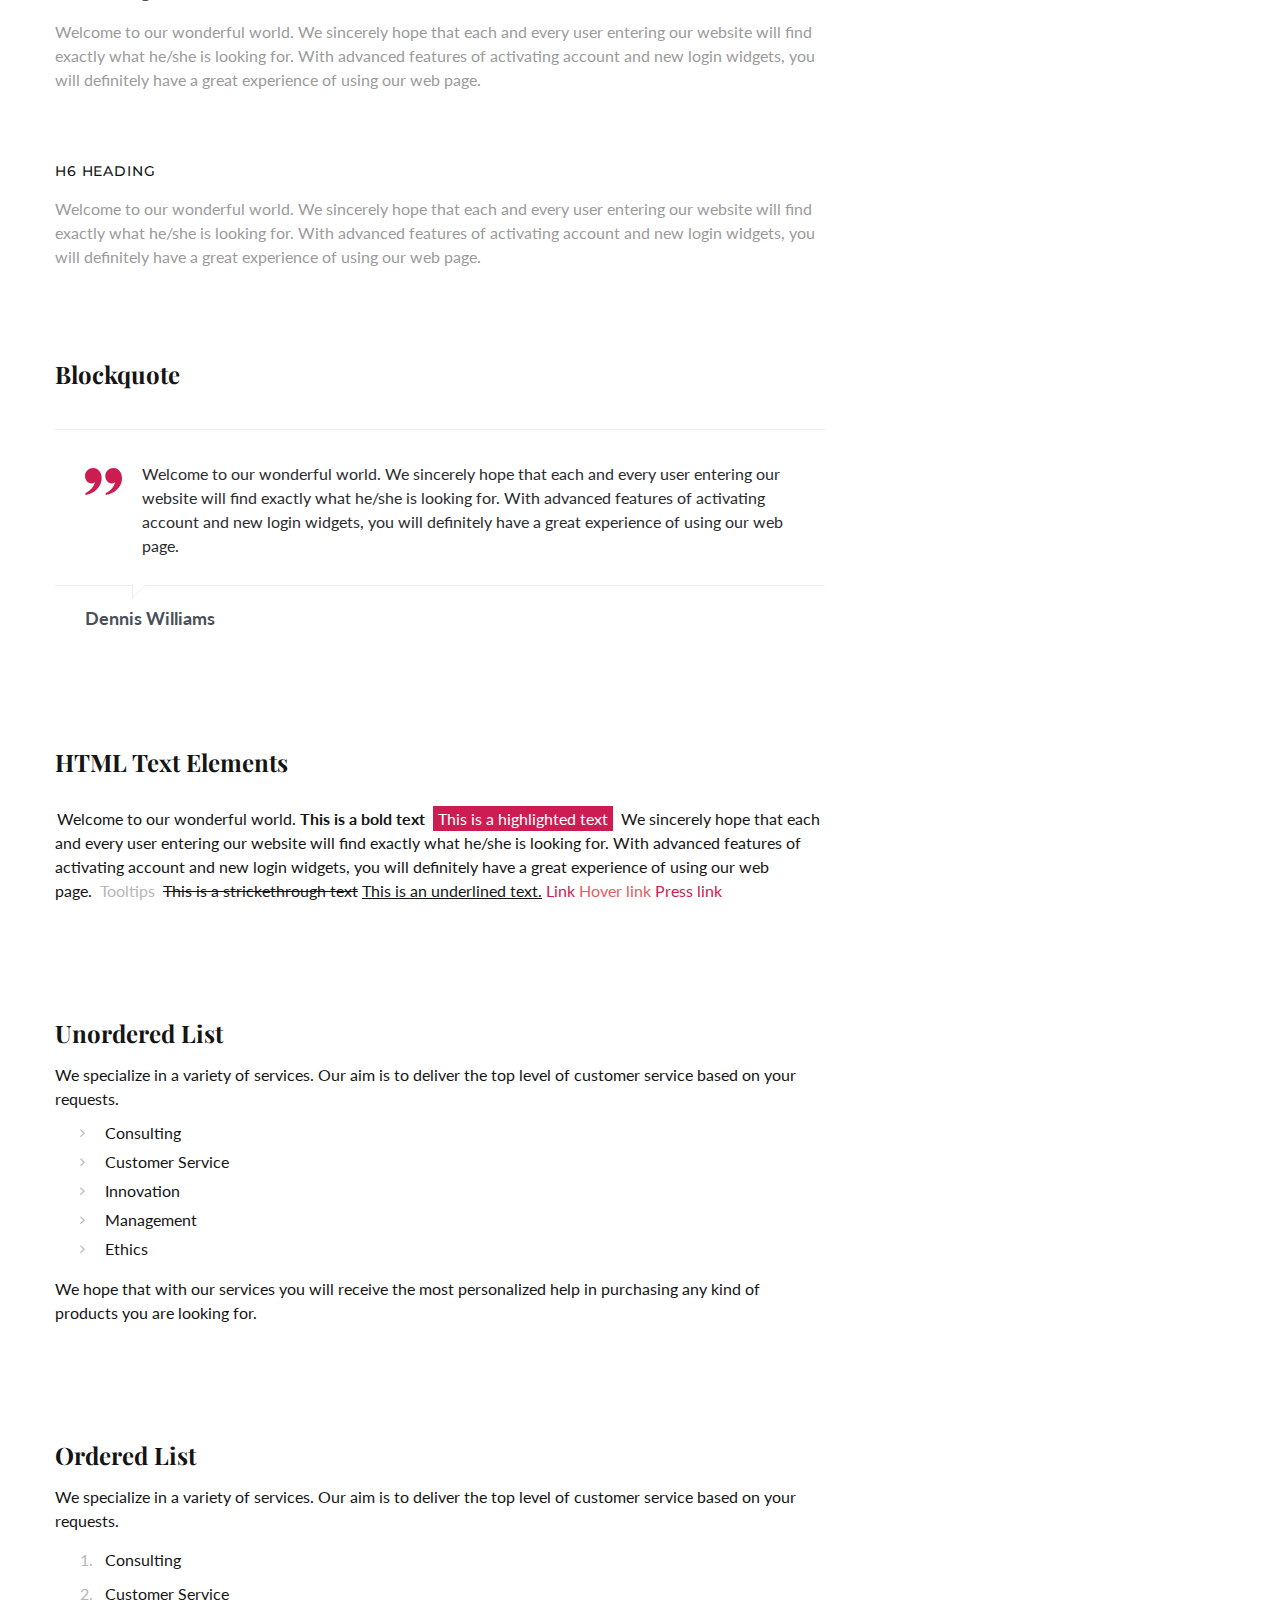
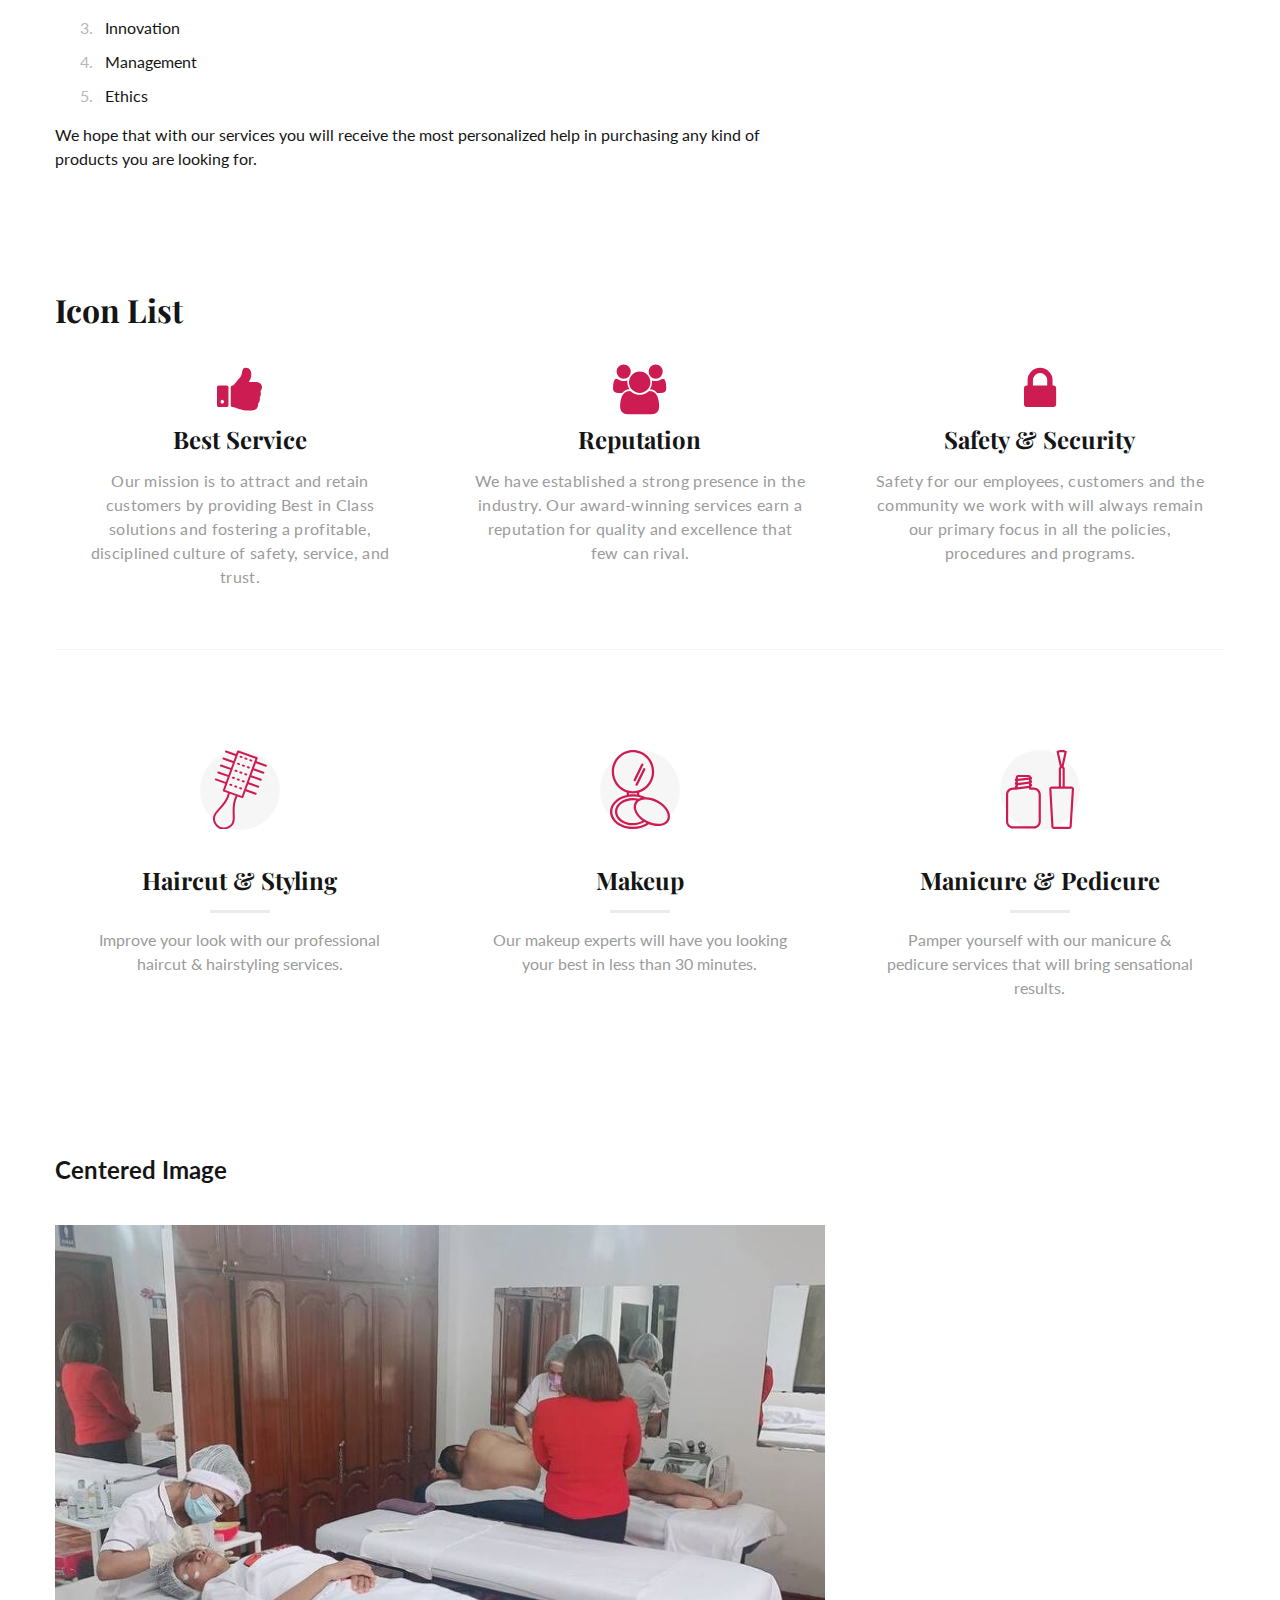
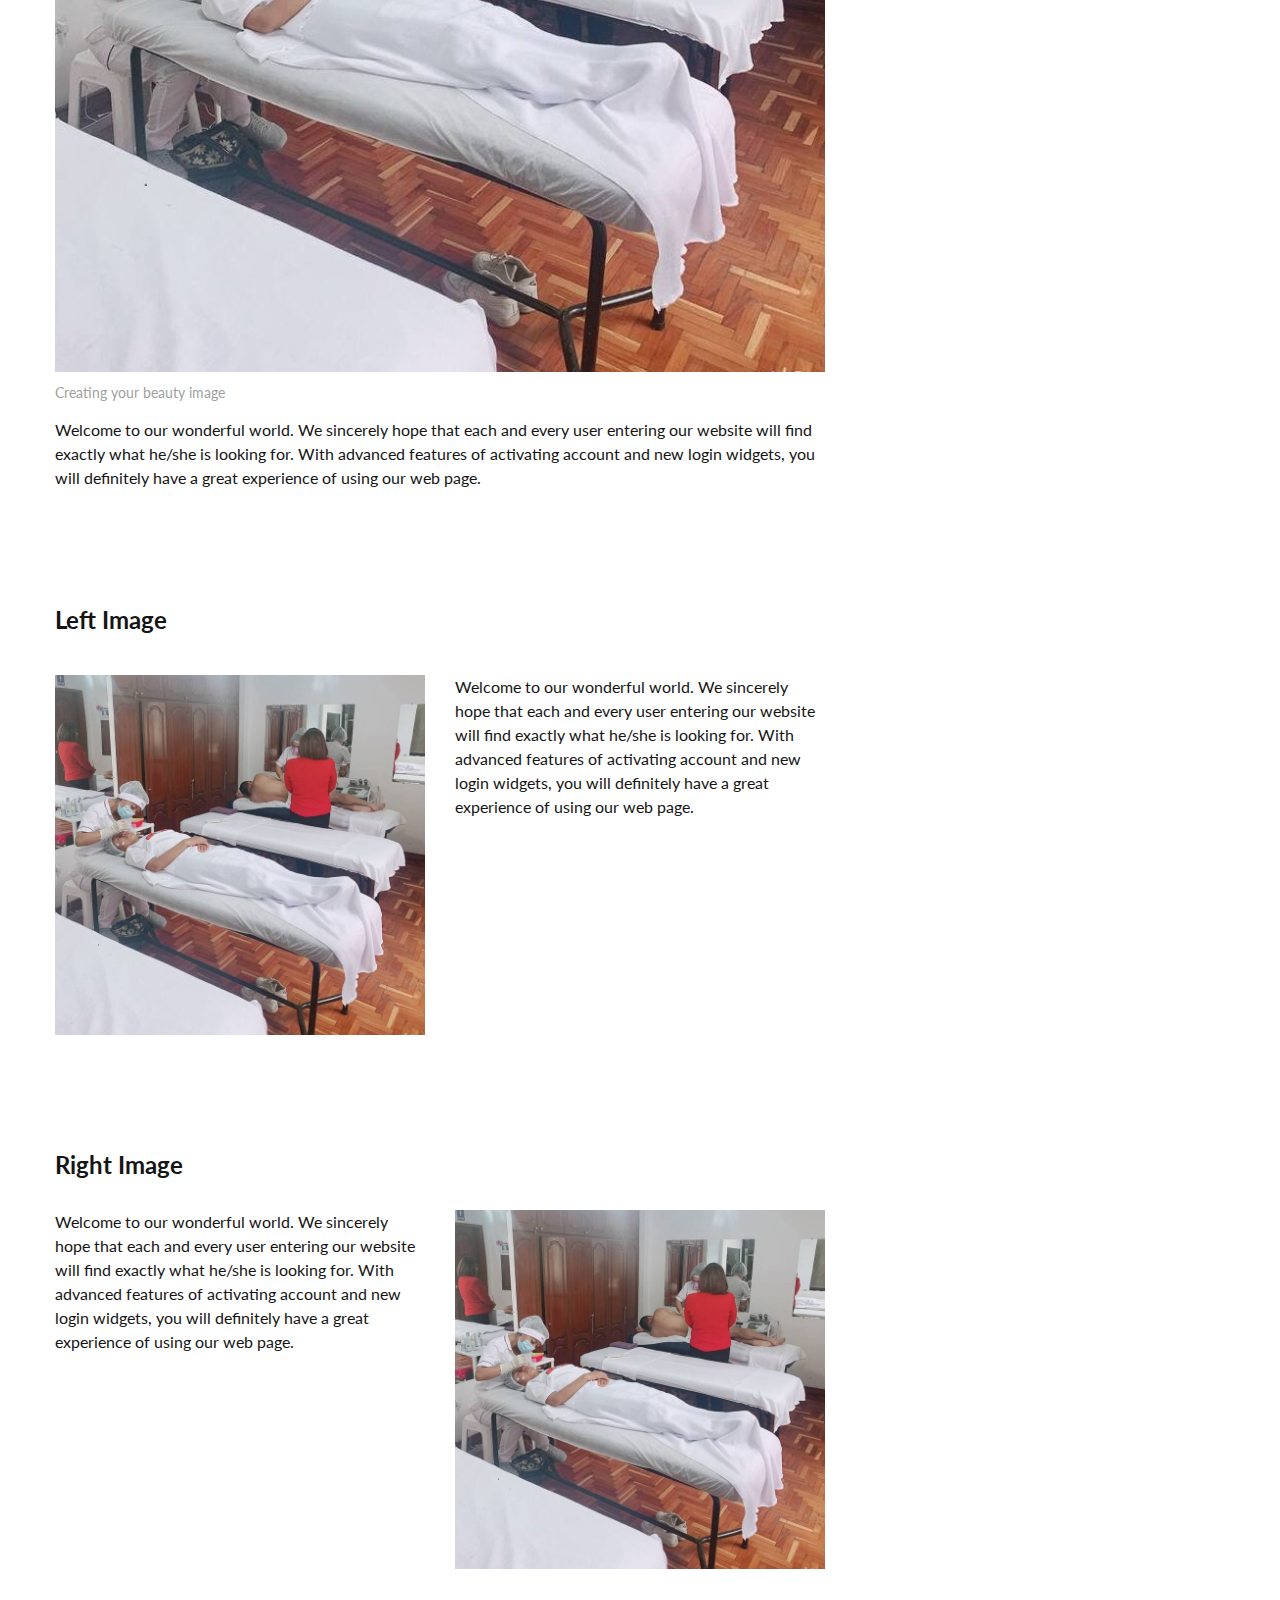
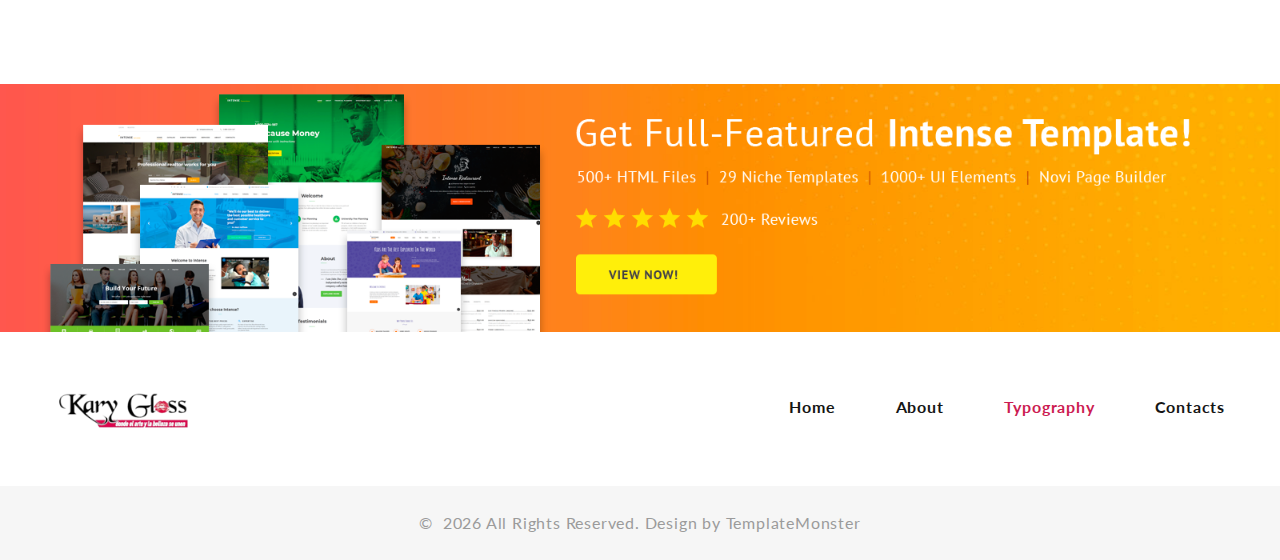
<file: typography.html>
<!-- Page Title--><!DOCTYPE html>
<html class="wide wow-animation" lang="en">
  <head>
    <title>Typography</title>
    <meta name="format-detection" content="telephone=no">
    <meta name="viewport" content="width=device-width, height=device-height, initial-scale=1.0, maximum-scale=1.0, user-scalable=0">
    <meta http-equiv="X-UA-Compatible" content="IE=edge">
    <meta charset="utf-8">
    <link rel="icon" href="images/favicon.ico" type="image/x-icon">
    <!-- Stylesheets-->
    <link rel="stylesheet" type="text/css" href="//fonts.googleapis.com/css?family=Lato:300i,400,400i,700%7CMontserrat:400,500,600,700%7CPlayfair+Display:400,700,700i%7COswald:400,700,700i">
    <link rel="stylesheet" href="css/bootstrap.css">
    <link rel="stylesheet" href="css/fonts.css">
    <link rel="stylesheet" href="css/style.css">
    <style>.ie-panel{display: none;background: #212121;padding: 10px 0;box-shadow: 3px 3px 5px 0 rgba(0,0,0,.3);clear: both;text-align:center;position: relative;z-index: 1;} html.ie-10 .ie-panel, html.lt-ie-10 .ie-panel {display: block;}</style>
  </head>
  <body>
    <div class="ie-panel"><a href="http://windows.microsoft.com/en-US/internet-explorer/"><img src="images/ie8-panel/warning_bar_0000_us.jpg" height="42" width="820" alt="You are using an outdated browser. For a faster, safer browsing experience, upgrade for free today."></a></div>
    <div class="preloader">
      <div class="preloader-body">
        <div class="cssload-container">
          <div class="cssload-speeding-wheel"></div>
        </div>
        <p>Loading...</p>
      </div>
    </div>
    <div class="page"><a class="section section-banner d-none d-xl-block" href="https://www.templatemonster.com/intense-multipurpose-html-template.html" target="_blank" style="background-image: url(images/banner/background-04-1920x60.jpg); background-image: -webkit-image-set( url(images/banner/background-04-1920x60.jpg) 1x, url(images/banner/background-04-3840x120.jpg) 2x )"><img src="images/banner/foreground-04-1600x60.png" srcset="images/banner/foreground-04-1600x60.png 1x, images/banner/foreground-04-3200x120.png 2x" alt="" width="1600" height="310"></a>
      <!-- Page Header-->
      <header class="section page-header">
        <!-- RD Navbar-->
        <div class="rd-navbar-wrap">
          <nav class="rd-navbar rd-navbar-classic rd-navbar-classic-minimal" data-layout="rd-navbar-fixed" data-sm-layout="rd-navbar-fixed" data-md-layout="rd-navbar-fixed" data-md-device-layout="rd-navbar-fixed" data-lg-layout="rd-navbar-static" data-lg-device-layout="rd-navbar-static" data-xl-layout="rd-navbar-static" data-xl-device-layout="rd-navbar-static" data-lg-stick-up-offset="46px" data-xl-stick-up-offset="46px" data-xxl-stick-up-offset="46px" data-lg-stick-up="true" data-xl-stick-up="true" data-xxl-stick-up="true">
            <div class="rd-navbar-main-outer">
              <div class="rd-navbar-main">
                <!-- RD Navbar Panel-->
                <div class="rd-navbar-panel">
                  <!-- RD Navbar Toggle-->
                  <button class="rd-navbar-toggle" data-rd-navbar-toggle=".rd-navbar-nav-wrap"><span></span></button>
                  <!-- RD Navbar Brand-->
                  <div class="rd-navbar-brand">
                    <!--Brand--><a class="brand" href="index.html"><img class="brand-logo-dark" src="images/logo-default-392x116.png" alt="" width="196" height="58"/><img class="brand-logo-light" src="images/logo-default-392x116.png" alt="" width="196" height="58"/></a>
                  </div>
                </div>
                <div class="rd-navbar-main-element">
                  <div class="rd-navbar-nav-wrap">
                    <!-- RD Navbar Nav-->
                    <ul class="rd-navbar-nav">
                      <li class="rd-nav-item"><a class="rd-nav-link" href="index.html">Home</a>
                      </li>
                      <li class="rd-nav-item"><a class="rd-nav-link" href="about.html">About</a>
                      </li>
                      <li class="rd-nav-item active"><a class="rd-nav-link" href="typography.html">Typography</a>
                      </li>
                      <li class="rd-nav-item"><a class="rd-nav-link" href="contacts.html">Contacts</a>
                      </li>
                    </ul>
                  </div>
                </div>
              </div>
            </div>
          </nav>
        </div>
      </header>
      <section class="section-page-title" style="background-image: url(images/page-titlte-1-1920x305.jpg); background-size: cover;">
        <div class="container">
          <h1 class="page-title">Typography</h1>
        </div>
      </section>
      <section class="breadcrumbs-custom">
        <div class="container">
          <ul class="breadcrumbs-custom-path">
            <li><a href="index.html">Home</a></li>
            <li class="active">Typography</li>
          </ul>
        </div>
      </section>
      <!-- Base typography -->
      <section class="section section-md bg-default">
        <div class="container">
          <div class="row row-50">
            <div class="col-xl-8">
              <ul class="list-xl">
                <li>
                  <h1>H1 Heading</h1>
                  <p>Welcome to our wonderful world. We sincerely hope that each and every user entering our website will find exactly what he/she is looking for. With advanced features of activating account and new login widgets, you will definitely have a great experience of using our web page.</p>
                </li>
                <li>
                  <h2>H2 Heading</h2>
                  <p>Welcome to our wonderful world. We sincerely hope that each and every user entering our website will find exactly what he/she is looking for. With advanced features of activating account and new login widgets, you will definitely have a great experience of using our web page.</p>
                </li>
                <li>
                  <h3>H3 Heading</h3>
                  <p>Welcome to our wonderful world. We sincerely hope that each and every user entering our website will find exactly what he/she is looking for. With advanced features of activating account and new login widgets, you will definitely have a great experience of using our web page.</p>
                </li>
                <li>
                  <h4>H4 Heading</h4>
                  <p>Welcome to our wonderful world. We sincerely hope that each and every user entering our website will find exactly what he/she is looking for. With advanced features of activating account and new login widgets, you will definitely have a great experience of using our web page.</p>
                </li>
                <li>
                  <h5>H5 Heading</h5>
                  <p>Welcome to our wonderful world. We sincerely hope that each and every user entering our website will find exactly what he/she is looking for. With advanced features of activating account and new login widgets, you will definitely have a great experience of using our web page.</p>
                </li>
                <li>
                  <h6>H6 Heading</h6>
                  <p>Welcome to our wonderful world. We sincerely hope that each and every user entering our website will find exactly what he/she is looking for. With advanced features of activating account and new login widgets, you will definitely have a great experience of using our web page.</p>
                </li>
              </ul>
            </div>
          </div>
        </div>
      </section>
      <!-- Blockquote-->
      <section class="section section-lg bg-default">
        <div class="container">
          <div class="row row-50">
            <div class="col-lg-10 col-xl-8">
              <h4 class="heading-title">Blockquote</h4>
              <!-- Quote Primary-->
              <article class="quote-primary">
                <div class="quote-primary-body">
                  <svg class="quote-primary-mark" version="1.1" xmlns="http://www.w3.org/2000/svg" x="0px" y="0px" width="88.34px" height="65.34px" viewBox="0 0 88.34 65.34" enable-background="new 0 0 88.34 65.34" overflow="scroll" xml:space="preserve" preserveAspectRatio="none">
                    <path d="M49.394,65.34v-4.131c12.318-7.088,19.924-16.074,22.811-26.965c-3.125,2.032-5.968,3.051-8.526,3.051								c-4.265,0-7.864-1.721-10.803-5.168c-2.937-3.444-4.407-7.654-4.407-12.64c0-5.511,1.932-10.142,5.791-13.878								C58.123,1.873,62.873,0,68.51,0c5.639,0,10.354,2.379,14.143,7.137c3.793,4.757,5.688,10.678,5.688,17.758								c0,9.977-3.814,18.912-11.443,26.818C69.268,59.613,60.101,64.156,49.394,65.34z M0.923,65.34v-4.131								c12.321-7.088,19.926-16.074,22.813-26.965c-3.126,2.032-5.993,3.051-8.598,3.051c-4.219,0-7.794-1.721-10.734-5.168								C1.467,28.683,0,24.473,0,19.487C0,13.976,1.919,9.346,5.757,5.609C9.595,1.873,14.334,0,19.971,0								c5.685,0,10.41,2.379,14.178,7.137c3.767,4.757,5.652,10.678,5.652,17.758c0,9.977-3.805,18.912-11.409,26.818								C20.787,59.613,11.632,64.156,0.923,65.34z"></path>
                  </svg>
                  <div class="quote-primary-text">
                    <p class="q">Welcome to our wonderful world. We sincerely hope that each and every user entering our website will find exactly what he/she is looking for. With advanced features of activating account and new login widgets, you will definitely have a great experience of using our web page.</p>
                  </div>
                </div>
                <div class="quote-primary-footer">
                  <p class="heading-5 quote-primary-cite">Dennis Williams</p>
                </div>
              </article>
            </div>
          </div>
        </div>
      </section>
      <!-- HTML Text Elements-->
      <section class="section section-lg bg-default">
        <div class="container">
          <div class="row">
            <div class="col-lg-10 col-xl-8">
              <h4 class="heading-title">HTML Text Elements</h4>
              <p class="text-block text-gray-800"><span>Welcome to our wonderful world.</span><span class="font-weight-bold">This is a bold text</span>
                <mark>This is a highlighted text</mark><span> We sincerely hope that each and every user entering our website will find exactly what he/she is looking for. With advanced features of activating account and new login widgets, you will definitely have a great experience of using our web page.</span><span class="tooltip-custom" data-toggle="tooltip" data-placement="top" title="Tooltips">Tooltips</span><span class="text-strike">This is a strickethrough text</span><span class="text-underline">This is an underlined text.</span><a href="#">Link</a><a class="link-hover" href="#">Hover link</a><a class="link-active" href="#">Press link</a>
              </p>
            </div>
          </div>
        </div>
      </section>
      <!-- Unordered List-->
      <section class="section section-lg bg-default text-gray-800">
        <div class="container">
          <div class="row row-50">
            <div class="col-xl-8">
              <h4 class="heading-title">Unordered List</h4>
              <p>We specialize in a variety of services. Our aim is to deliver the top level of customer service based on your requests.</p>
              <ul class="list-marked">
                <li>Consulting</li>
                <li>Customer Service</li>
                <li>Innovation</li>
                <li>Management</li>
                <li>Ethics</li>
              </ul>
              <p>We hope that with our services you will receive the most personalized help in purchasing any kind of products you are looking for.</p>
            </div>
          </div>
        </div>
      </section>
      <!-- Ordered List-->
      <section class="section section-lg bg-default text-gray-800">
        <div class="container">
          <div class="row row-50">
            <div class="col-xl-8">
              <h4 class="heading-title">Ordered List</h4>
              <p>We specialize in a variety of services. Our aim is to deliver the top level of customer service based on your requests.</p>
              <ol class="list-ordered">
                <li>Consulting</li>
                <li>Customer Service</li>
                <li>Innovation</li>
                <li>Management</li>
                <li>Ethics</li>
              </ol>
              <p>We hope that with our services you will receive the most personalized help in purchasing any kind of products you are looking for.</p>
            </div>
          </div>
        </div>
      </section>
      <!-- Icon List-->
      <section class="section section-lg bg-default">
        <div class="container">
          <h3>Icon List</h3>
          <div class="row row-30">
            <div class="cell-xs-10 col-md-6 col-lg-4">
              <article class="box-minimal">
                <div class="box-minimal-icon fa fa-thumbs-up"></div>
                <h4 class="box-minimal-title">Best Service</h4>
                <div class="box-minimal-text">
                  <p>Our mission is to attract and retain customers by providing Best in Class solutions and fostering a profitable, disciplined culture of safety, service, and trust.</p>
                </div>
              </article>
            </div>
            <div class="cell-xs-10 col-md-6 col-lg-4">
              <article class="box-minimal">
                <div class="box-minimal-icon fa fa-group"></div>
                <h4 class="box-minimal-title">Reputation</h4>
                <div class="box-minimal-text">
                  <p>We have established a strong presence in the industry. Our award-winning services earn a reputation for quality and excellence that few can rival.</p>
                </div>
              </article>
            </div>
            <div class="cell-xs-10 col-md-6 col-lg-4">
              <article class="box-minimal">
                <div class="box-minimal-icon fa fa-lock"></div>
                <h4 class="box-minimal-title">Safety & Security</h4>
                <div class="box-minimal-text">
                  <p>Safety for our employees, customers and the community we work with will always remain our primary focus in all the policies, procedures and programs.</p>
                </div>
              </article>
            </div>
          </div>
        </div>
        <div class="container"> 
          <hr>
        </div>
        <div class="container">
          <div class="row row-30">
            <div class="cell-xs-10 col-md-6 col-lg-4">
              <article class="box-icon-modern">
                <div class="icon-modern">
                  <svg version="1.1" xmlns="http://www.w3.org/2000/svg" x="0px" y="0px" width="53.948px" height="79.418px" viewbox="0 0 53.948 79.418" enable-background="new 0 0 53.948 79.418" xml:space="preserve">
                    <g>
                      <path d="M7.137,78.936c0.046,0.02,0.093,0.037,0.14,0.05c1.038,0.286,2.155,0.432,3.291,0.432    c3.969,0,8.168-1.778,10.031-5.537c1.311-2.643,1.214-5.736,1.137-8.221c-0.187-5.976-0.408-13.352,2.798-19.175l4.503,1.609    c0.113,0.04,0.228,0.059,0.341,0.059c0.409,0,0.794-0.25,0.941-0.653l2.319-6.333l9.736,3.477c0.112,0.04,0.227,0.059,0.34,0.059    c0.41,0,0.794-0.25,0.941-0.653c0.188-0.514-0.081-1.08-0.601-1.265l-9.736-3.478l1.878-5.129l9.736,3.477    c0.112,0.04,0.227,0.059,0.34,0.059c0.41,0,0.794-0.25,0.941-0.653c0.188-0.514-0.081-1.08-0.601-1.266l-9.736-3.477l1.878-5.128    l9.736,3.478c0.112,0.04,0.227,0.059,0.34,0.059c0.41,0,0.794-0.25,0.941-0.652c0.188-0.514-0.081-1.081-0.601-1.266l-9.736-3.477    l1.878-5.129l9.736,3.477c0.112,0.04,0.227,0.059,0.34,0.059c0.41,0,0.794-0.25,0.941-0.653c0.188-0.513-0.081-1.08-0.601-1.266    l-9.736-3.477l1.877-5.129l9.736,3.477c0.113,0.04,0.227,0.059,0.34,0.059c0.41,0,0.794-0.25,0.941-0.653    c0.188-0.514-0.081-1.08-0.601-1.266l-9.735-3.477l1.086-2.967c0.188-0.514-0.081-1.08-0.601-1.266l-18.62-6.65    c-0.521-0.186-1.095,0.079-1.282,0.593l-1.087,2.967l-9.736-3.477c-0.521-0.186-1.094,0.08-1.282,0.593    c-0.188,0.514,0.081,1.08,0.601,1.266l9.737,3.477l-1.878,5.129l-9.736-3.477C10.232,7.361,9.66,7.627,9.472,8.14    c-0.188,0.514,0.081,1.08,0.601,1.266l9.737,3.477l-1.878,5.129l-9.736-3.477c-0.521-0.187-1.094,0.08-1.282,0.593    c-0.188,0.513,0.081,1.08,0.601,1.266l9.737,3.477l-1.878,5.128l-9.736-3.477c-0.522-0.186-1.094,0.079-1.282,0.593    c-0.188,0.514,0.081,1.08,0.601,1.266l9.737,3.477l-1.878,5.129L3.079,28.51c-0.52-0.187-1.094,0.079-1.282,0.593    c-0.188,0.514,0.081,1.08,0.601,1.265l9.737,3.478l-2.319,6.333c-0.09,0.247-0.078,0.519,0.035,0.756    c0.113,0.237,0.316,0.421,0.566,0.51l4.504,1.608C13.614,49.554,8.667,55.084,4.653,59.56c-1.669,1.861-3.747,4.178-4.451,7.037    C-1.085,71.828,2.717,76.978,7.137,78.936z M14.356,33.589L14.356,33.589l0.001-0.001l11.32-30.916l16.738,5.978l-1.085,2.965    c0,0.001-0.002,0.001-0.002,0.002c0,0.001,0,0.002,0,0.003l-2.557,6.982c0,0.001-0.001,0.002-0.002,0.003c0,0.001,0,0.002,0,0.003    l-2.558,6.984v0l0,0l-7.435,20.307l-16.739-5.978L14.356,33.589z M2.148,67.064c0.586-2.383,2.402-4.408,4.003-6.194    c4.119-4.591,9.185-10.249,10.676-17.136l5.8,2.071c-3.314,6.236-3.083,13.785-2.892,19.917c0.074,2.385,0.159,5.088-0.933,7.29    c-1.928,3.886-7.044,5.124-10.914,4.09C4.244,75.453,1.113,71.268,2.148,67.064z"></path>
                      <path d="M27.189,7.618l1.088,0.389c0.113,0.04,0.228,0.059,0.341,0.059c0.409,0,0.794-0.25,0.941-0.652    c0.188-0.514-0.081-1.08-0.601-1.266L27.87,5.76c-0.522-0.186-1.093,0.08-1.282,0.593C26.4,6.866,26.669,7.432,27.189,7.618z"></path>
                      <path d="M32.075,9.364l1.088,0.388c0.113,0.04,0.228,0.059,0.34,0.059c0.41,0,0.794-0.251,0.941-0.653    c0.188-0.514-0.081-1.08-0.601-1.265l-1.088-0.389c-0.518-0.185-1.093,0.08-1.282,0.594C31.286,8.612,31.555,9.178,32.075,9.364z"></path>
                      <path d="M36.961,11.109l1.088,0.389c0.113,0.04,0.227,0.059,0.34,0.059c0.41,0,0.794-0.251,0.941-0.653    c0.188-0.514-0.081-1.08-0.601-1.266l-1.088-0.388C37.12,9.066,36.548,9.33,36.36,9.843C36.172,10.357,36.441,10.923,36.961,11.109    z"></path>
                      <path d="M24.631,14.605l1.088,0.389c0.113,0.04,0.228,0.059,0.34,0.059c0.41,0,0.794-0.25,0.941-0.653    c0.188-0.514-0.081-1.08-0.601-1.266l-1.088-0.389c-0.522-0.185-1.094,0.08-1.282,0.593C23.842,13.854,24.111,14.42,24.631,14.605z    "></path>
                      <path d="M28.916,15.085c-0.188,0.514,0.081,1.08,0.601,1.266l1.088,0.389c0.113,0.04,0.228,0.059,0.341,0.059    c0.409,0,0.794-0.25,0.941-0.653c0.188-0.514-0.081-1.08-0.601-1.266l-1.088-0.389C29.676,14.305,29.104,14.571,28.916,15.085z"></path>
                      <path d="M33.802,16.83c-0.188,0.514,0.081,1.08,0.601,1.266l1.088,0.389c0.112,0.04,0.227,0.059,0.34,0.059    c0.41,0,0.794-0.25,0.941-0.653c0.188-0.514-0.081-1.08-0.601-1.266l-1.088-0.389C34.566,16.051,33.99,16.316,33.802,16.83z"></path>
                      <path d="M22.073,21.594l1.089,0.388c0.112,0.04,0.227,0.059,0.34,0.059c0.41,0,0.794-0.251,0.941-0.653    c0.188-0.513-0.081-1.08-0.601-1.266l-1.088-0.389c-0.518-0.185-1.093,0.081-1.282,0.594    C21.284,20.841,21.552,21.408,22.073,21.594z"></path>
                      <path d="M29.328,23.134c0.188-0.514-0.081-1.08-0.601-1.266l-1.088-0.389c-0.521-0.185-1.094,0.08-1.282,0.593    s0.081,1.08,0.601,1.266l1.088,0.389c0.113,0.04,0.228,0.059,0.341,0.059C28.796,23.786,29.181,23.536,29.328,23.134z"></path>
                      <path d="M33.614,23.613l-1.088-0.389c-0.521-0.187-1.094,0.079-1.282,0.593c-0.188,0.514,0.08,1.08,0.601,1.265    l1.088,0.389c0.113,0.04,0.228,0.059,0.34,0.059c0.41,0,0.794-0.25,0.941-0.653C34.402,24.365,34.133,23.798,33.614,23.613z"></path>
                      <path d="M21.884,28.376c0.188-0.513-0.081-1.08-0.601-1.266l-1.088-0.389c-0.521-0.187-1.094,0.08-1.282,0.593    c-0.188,0.514,0.081,1.08,0.601,1.266l1.088,0.389c0.113,0.04,0.228,0.06,0.34,0.06C21.352,29.029,21.736,28.778,21.884,28.376z"></path>
                      <path d="M26.77,30.12c0.188-0.514-0.082-1.08-0.601-1.266l-1.088-0.388c-0.518-0.184-1.094,0.08-1.282,0.593    c-0.188,0.514,0.081,1.08,0.601,1.266l1.089,0.388c0.112,0.04,0.227,0.059,0.34,0.059C26.238,30.773,26.623,30.523,26.77,30.12z"></path>
                      <path d="M31.054,30.599l-1.088-0.388c-0.518-0.183-1.093,0.081-1.282,0.594c-0.188,0.514,0.082,1.08,0.601,1.266    l1.088,0.388c0.113,0.04,0.228,0.059,0.34,0.059c0.41,0,0.794-0.251,0.941-0.653C31.843,31.351,31.574,30.785,31.054,30.599z"></path>
                      <path d="M18.725,34.098l-1.088-0.389c-0.521-0.186-1.094,0.079-1.281,0.593c-0.188,0.514,0.081,1.08,0.601,1.265    l1.088,0.389c0.113,0.041,0.228,0.059,0.341,0.059c0.409,0,0.794-0.25,0.941-0.653C19.514,34.849,19.245,34.283,18.725,34.098z"></path>
                      <path d="M23.611,35.842l-1.088-0.388c-0.521-0.187-1.094,0.079-1.282,0.593c-0.188,0.513,0.081,1.08,0.601,1.266    l1.088,0.388c0.113,0.041,0.228,0.06,0.34,0.06c0.41,0,0.794-0.251,0.941-0.653C24.399,36.595,24.131,36.028,23.611,35.842z"></path>
                      <path d="M29.097,38.853c0.188-0.514-0.081-1.08-0.601-1.266l-1.088-0.389c-0.521-0.186-1.094,0.079-1.282,0.593    c-0.188,0.514,0.081,1.08,0.601,1.266l1.088,0.389c0.113,0.04,0.228,0.059,0.341,0.059C28.566,39.505,28.95,39.255,29.097,38.853z"></path>
                    </g>
                  </svg>
                </div>
                <h4 class="box-icon-modern-title"><a href="#">Haircut &amp; Styling</a></h4>
                <div class="divider"></div>
                <p>Improve your look with our professional haircut &amp; hairstyling services.</p>
              </article>
            </div>
            <div class="cell-xs-10 col-md-6 col-lg-4">
              <article class="box-icon-modern">
                <div class="icon-modern">
                  <svg version="1.1" xmlns="http://www.w3.org/2000/svg" x="0px" y="0px" width="60px" height="79px" viewbox="0 0 60 79" enable-background="new 0 0 60 79" xml:space="preserve">
                    <g>
                      <path d="M58.939,70.706c1.66-3.072,1.364-6.899-0.834-10.778c-2.105-3.718-5.738-7.073-10.228-9.447    c-3.97-2.099-8.209-3.22-12.111-3.22c-2.01-1.021-4.2-1.78-6.503-2.272v-2.574c8.64-2.745,14.931-10.995,14.931-20.722    C44.194,9.732,34.678,0,22.982,0S1.77,9.732,1.77,21.694c0,9.727,6.292,17.978,14.932,20.722v2.574C7.073,47.056,0,53.745,0,61.663    C0,71.223,10.309,79,22.982,79c5.963,0,11.543-1.703,15.825-4.777c3.104,1.216,6.219,1.813,9.07,1.813    C52.865,76.036,57.043,74.214,58.939,70.706z M4.05,21.694c0-10.718,8.493-19.438,18.931-19.438s18.931,8.719,18.931,19.438    c0,10.717-8.493,19.437-18.931,19.437S4.05,32.411,4.05,21.694z M18.982,42.995c1.296,0.254,2.632,0.392,4,0.392    c1.368,0,2.704-0.138,4-0.392v1.601c-1.311-0.173-2.646-0.271-4-0.271c-1.365,0-2.7,0.095-4,0.268V42.995z M22.982,76.744    c-11.414,0-20.701-6.765-20.701-15.081c0-8.316,9.287-15.081,20.701-15.081c2.871,0,5.653,0.434,8.226,1.252    c-0.858,0.234-1.646,0.549-2.377,0.919c-1.883-0.488-3.847-0.746-5.849-0.746c-9.936,0-18.019,6.126-18.019,13.656    s8.083,13.655,18.019,13.655c4.253,0,8.318-1.138,11.558-3.194c0.412,0.244,0.821,0.49,1.253,0.717    c0.2,0.106,0.403,0.196,0.603,0.297C32.658,75.474,27.971,76.744,22.982,76.744z M32.422,70.754    c-2.718,1.491-6.004,2.307-9.441,2.307c-8.678,0-15.738-5.114-15.738-11.399c0-6.286,7.06-11.399,15.738-11.399    c1.123,0,2.232,0.096,3.318,0.267c-0.625,0.616-1.152,1.313-1.569,2.085C21.823,57.996,25.236,65.592,32.422,70.754z    M36.868,70.851c-0.6-0.317-1.173-0.656-1.733-1.005c-0.006-0.004-0.012-0.008-0.017-0.011    c-7.189-4.498-10.915-11.458-8.376-16.156c1.28-2.369,4.011-3.83,7.691-4.115c0.437-0.034,0.881-0.051,1.331-0.051    c3.525,0,7.392,1.031,11.038,2.959c4.11,2.173,7.417,5.213,9.313,8.56c1.804,3.184,2.092,6.243,0.812,8.613    C54.189,74.711,45.189,75.253,36.868,70.851z"></path>
                      <path d="M24.192,31.183c0.16,0.078,0.33,0.114,0.497,0.114c0.423,0,0.829-0.234,1.026-0.635l7.641-15.568    c0.275-0.561,0.039-1.236-0.528-1.507c-0.565-0.273-1.249-0.04-1.524,0.522l-7.641,15.568    C23.39,30.236,23.626,30.911,24.192,31.183z"></path>
                      <path d="M25.604,34.221c-0.275,0.561-0.039,1.236,0.527,1.507c0.16,0.078,0.33,0.114,0.497,0.114    c0.423,0,0.829-0.233,1.026-0.635l7.641-15.568c0.275-0.56,0.039-1.236-0.528-1.507c-0.565-0.273-1.249-0.039-1.524,0.522    L25.604,34.221z"></path>
                    </g>
                  </svg>
                </div>
                <h4 class="box-icon-modern-title"><a href="#">Makeup</a></h4>
                <div class="divider"></div>
                <p>Our makeup experts will have you looking your best in less than 30 minutes.</p>
              </article>
            </div>
            <div class="cell-xs-10 col-md-6 col-lg-4">
              <article class="box-icon-modern">
                <div class="icon-modern">
                  <svg version="1.1" xmlns="http://www.w3.org/2000/svg" x="0px" y="0px" width="68px" height="79px" viewbox="0 0 68 79" enable-background="new 0 0 68 79" xml:space="preserve">
                    <g>
                      <path d="M7.05,78.563h20.743c3.887,0,7.05-3.165,7.05-7.054V44.496c0-3.89-3.162-7.055-7.05-7.055h-2.677v-0.617    c0.235-0.122,0.443-0.294,0.611-0.51c0.304-0.391,0.438-0.878,0.377-1.369c-0.061-0.493-0.31-0.934-0.701-1.239    c-0.091-0.071-0.187-0.133-0.287-0.185v-0.187c0.622-0.364,1.002-1.075,0.909-1.836c-0.075-0.596-0.425-1.092-0.909-1.375v-0.328    c0.622-0.364,1.002-1.075,0.909-1.836c-0.085-0.681-0.531-1.23-1.125-1.481c-0.399-0.916-1.311-1.55-2.367-1.55H12.309    c-1.425,0-2.584,1.16-2.584,2.585v0.748c-0.621,0.364-1.001,1.074-0.908,1.833c0.061,0.493,0.31,0.934,0.701,1.239    c0.066,0.052,0.135,0.099,0.207,0.14v0.325c-0.621,0.364-1.001,1.075-0.908,1.834c0.061,0.493,0.31,0.933,0.701,1.239    c0.066,0.052,0.136,0.099,0.207,0.14v0.28c-0.169,0.111-0.321,0.25-0.449,0.415c-0.305,0.392-0.439,0.88-0.377,1.372    c0.016,0.125,0.044,0.246,0.083,0.362H7.05c-3.887,0-7.05,3.165-7.05,7.055v27.012C0,75.398,3.163,78.563,7.05,78.563z    M22.925,29.637v1.341c0,0.228,0.074,0.447,0.203,0.63l-11.286,1.395c0.046-0.121,0.074-0.252,0.074-0.388v-1.618L22.925,29.637z    M11.84,37.21c-0.053-0.137-0.133-0.264-0.238-0.371c0.195-0.199,0.314-0.471,0.314-0.769v-0.866l11.009-1.361v0.591    c0,0.289,0.114,0.565,0.315,0.769c-0.165,0.168-0.271,0.391-0.301,0.635L11.84,37.21z M12.309,27.12h10.223    c0.186,0,0.335,0.133,0.375,0.309l-10.991,1.359v-1.275C11.916,27.297,12.093,27.12,12.309,27.12z M2.191,44.496    c0-2.681,2.18-4.863,4.859-4.863h3.771c0.204,0,0.393-0.06,0.557-0.157l11.548-1.428v0.489c0,0.605,0.49,1.096,1.095,1.096h3.772    c2.679,0,4.859,2.182,4.859,4.863v27.012c0,2.681-2.18,4.862-4.859,4.862H7.05c-2.679,0-4.859-2.181-4.859-4.862V44.496z"></path>
                      <path d="M45.358,76.438C45.376,77.854,46.533,79,47.952,79h15.177c1.418,0,2.575-1.145,2.594-2.559l2.275-37.28    C67.999,39.139,68,39.117,68,39.095c0-1.432-1.164-2.596-2.595-2.596h-6.668V18.745c0-0.893-0.453-1.682-1.14-2.15l3.169-14.554    c0.099-0.455-0.105-0.923-0.507-1.159C60.105,0.792,58.674,0,55.762,0c-2.884,0-4.427,0.771-4.593,0.858    c-0.43,0.227-0.654,0.713-0.549,1.188l3.25,14.591c-0.654,0.472-1.081,1.241-1.081,2.108v17.754h-6.961    c-1.431,0-2.596,1.165-2.596,2.596c0,0.02,0.001,0.041,0.002,0.061L45.358,76.438z M54.942,36.498V18.745    c0-0.243,0.198-0.441,0.441-0.441c0.134,0,0.262-0.024,0.38-0.069c0.118,0.045,0.246,0.069,0.38,0.069    c0.243,0,0.44,0.198,0.44,0.441v17.754H54.942z M52.928,2.502c0.601-0.165,1.551-0.346,2.834-0.346c1.25,0,2.145,0.172,2.702,0.329    l-2.739,12.578L52.928,2.502z M45.828,38.654h8.038h3.794h7.745c0.235,0,0.428,0.185,0.44,0.418l-2.274,37.266    c-0.001,0.022-0.002,0.044-0.002,0.066c0,0.243-0.198,0.441-0.441,0.441H47.952c-0.243,0-0.441-0.198-0.441-0.441    c0-0.02-0.001-0.041-0.002-0.061l-2.123-37.269C45.397,38.84,45.591,38.654,45.828,38.654z"></path>
                    </g>
                  </svg>
                </div>
                <h4 class="box-icon-modern-title"><a href="#">Manicure &amp; Pedicure</a></h4>
                <div class="divider"></div>
                <p>Pamper yourself with our manicure &amp; pedicure services that will bring sensational results.</p>
              </article>
            </div>
          </div>
        </div>
      </section>
      <!-- Image Centered-->
      <section class="section section-lg bg-default">
        <div class="container">
          <div class="row row-40">
            <div class="col-lg-10 col-xl-8">
              <h4>Centered Image</h4>
            </div>
            <div class="col-lg-10 col-xl-8">
              <figure class="figure-light"><img class="img-centered" src="images/typography-1-770x485.jpg" alt="" width="770" height="485"/>
                <figcaption>
                  <p>Creating your beauty image</p>
                </figcaption>
              </figure>
              <p class="text-gray-800">Welcome to our wonderful world. We sincerely hope that each and every user entering our website will find exactly what he/she is looking for. With advanced features of activating account and new login widgets, you will definitely have a great experience of using our web page.</p>
            </div>
          </div>
        </div>
      </section>
      <!-- Image Left-->
      <section class="section section-lg bg-default">
        <div class="container">
          <div class="row">
            <div class="col-lg-10 col-xl-8"> 
              <div class="row row-40">
                <div class="col-sm-12">
                  <h4>Left Image</h4>
                </div>
                <div class="col-md-6"><img src="images/typography-1-770x485.jpg" alt="" width="770" height="485"/>
                </div>
                <div class="col-md-6">
                  <p class="text-gray-800">Welcome to our wonderful world. We sincerely hope that each and every user entering our website will find exactly what he/she is looking for. With advanced features of activating account and new login widgets, you will definitely have a great experience of using our web page.</p>
                </div>
              </div>
            </div>
          </div>
        </div>
      </section>
      <!-- Image Right-->
      <section class="section section-lg bg-default">
        <div class="container">
          <div class="row">
            <div class="col-lg-10 col-xl-8">
              <h4>Right Image</h4>
              <div class="row row-30 flex-md-row-reverse">
                <div class="col-md-6"><img src="images/typography-1-770x485.jpg" alt="" width="770" height="485"/>
                </div>
                <div class="col-md-6">
                  <p class="text-gray-800">Welcome to our wonderful world. We sincerely hope that each and every user entering our website will find exactly what he/she is looking for. With advanced features of activating account and new login widgets, you will definitely have a great experience of using our web page.</p>
                </div>
              </div>
            </div>
          </div>
        </div>
      </section>
      <!-- Banner 2--><a class="section section-banner" href="https://www.templatemonster.com/intense-multipurpose-html-template.html" target="_blank" style="background-image: url(images/banner/background-03-1920x310.jpg); background-image: -webkit-image-set( url(images/banner/background-03-1920x310.jpg) 1x, url(images/banner/background-03-3840x620.jpg) 2x )"><img src="images/banner/foreground-03-1600x310.png" srcset="images/banner/foreground-03-1600x310.png 1x, images/banner/foreground-03-3200x620.png 2x" alt="" width="1600" height="310"></a>
      <!-- Page Footer-->
      <footer class="section bg-default section-xs-type-1 footer-minimal">
        <div class="container">
          <div class="row row-30 align-items-lg-center justify-content-lg-between">
            <div class="col-lg-2">
              <div class="footer-brand"><a href="index.html"><img src="images/logo-dark-142x58.png" alt="" width="142" height="58"/></a></div>
            </div>
            <div class="col-lg-10">
              <div class="footer-nav">
                <ul class="rd-navbar-nav">
                  <li class="rd-nav-item"><a class="rd-nav-link" href="index.html">Home</a></li>
                  <li class="rd-nav-item"><a class="rd-nav-link" href="about.html">About</a></li>
                  <li class="rd-nav-item active"><a class="rd-nav-link" href="typography.html">Typography</a></li>
                  <li class="rd-nav-item"><a class="rd-nav-link" href="contacts.html">Contacts</a></li>
                </ul>
              </div>
            </div>
          </div>
        </div>
      </footer>
      <section class="bg-gray-100 section-xs text-center">
        <div class="container">
          <p class="rights"><span>&copy;&nbsp; </span><span class="copyright-year"></span><span>&nbsp;</span><span>All Rights Reserved</span><span>.&nbsp;</span>Design&nbsp;by&nbsp;<a class="link-underline" href="https://www.templatemonster.com/">TemplateMonster</a></p>
        </div>
      </section>
    </div>
    <!-- Global Mailform Output-->
    <div class="snackbars" id="form-output-global"></div>
    <!-- Javascript-->
    <script src="js/core.min.js"></script>
    <script src="js/script.js"></script>
  </body>
</html>
</file>
<file: css/style.css>
@charset "UTF-8";
/*
* Trunk version 2.0.1
*/
h1, h2, h3, h4, h5, h6, [class^='heading-'] {
	margin-top: 0;
	margin-bottom: 0;
	font-weight: 700;
	color: #151515;
	font-family: "Playfair Display", "Times New Roman", Times, serif;
}

h1 a, h2 a, h3 a, h4 a, h5 a, h6 a, [class^='heading-'] a {
	color: inherit;
}

h1 a:hover, h2 a:hover, h3 a:hover, h4 a:hover, h5 a:hover, h6 a:hover, [class^='heading-'] a:hover {
	color: #cc1c52;
}

h1,
.heading-1 {
	font-size: 30px;
	line-height: 1.5;
	font-weight: 700;
}

@media (min-width: 1200px) {
	h1,
	.heading-1 {
		font-size: 60px;
		line-height: 1.2;
		font-weight: 700;
	}
}

h3,
.heading-3 {
	font-size: 24px;
	line-height: 1.5;
}

@media (min-width: 1200px) {
	h3,
	.heading-3 {
		font-size: 32px;
		line-height: 1.5;
	}
}

h4,
.heading-4 {
	font-size: 22px;
	line-height: 1.5;
	font-family: "Lato", -apple-system, BlinkMacSystemFont, "Segoe UI", Roboto, "Helvetica Neue", Arial, sans-serif;
}

@media (min-width: 1200px) {
	h4,
	.heading-4 {
		font-size: 24px;
		line-height: 1.25;
	}
}

h5,
.heading-5 {
	font-size: 18px;
	line-height: 1.44444;
	font-family: "Lato", -apple-system, BlinkMacSystemFont, "Segoe UI", Roboto, "Helvetica Neue", Arial, sans-serif;
	color: #495057;
}

h6,
.heading-6 {
	font-size: 14px;
	line-height: 1.42857;
	text-transform: uppercase;
	font-family: "Montserrat", -apple-system, BlinkMacSystemFont, "Segoe UI", Roboto, "Helvetica Neue", Arial, sans-serif;
	font-weight: 500;
	letter-spacing: 0.06em;
}

h2,
.heading-2 {
	font-size: 28px;
	line-height: 1.5;
	letter-spacing: 0.06em;
}

@media (min-width: 1200px) {
	h2,
	.heading-2 {
		font-size: 48px;
		line-height: 1.45833;
	}
}

/*
*
* Contexts
*/
a:focus,
button:focus {
	outline: none !important;
}

button::-moz-focus-inner {
	border: 0;
}

*:focus {
	outline: none;
}

blockquote {
	padding: 0;
	margin: 0;
}

input,
button,
select,
textarea {
	outline: none;
}

label {
	margin-bottom: 0;
}

p {
	margin: 0;
}

ul,
ol {
	list-style: none;
	padding: 0;
	margin: 0;
}

ul li,
ol li {
	display: block;
}

dl {
	margin: 0;
}

dt,
dd {
	line-height: inherit;
}

dt {
	font-weight: inherit;
}

dd {
	margin-bottom: 0;
}

cite {
	font-style: normal;
}

form {
	margin-bottom: 0;
}

blockquote {
	padding-left: 0;
	border-left: 0;
}

address {
	margin-top: 0;
	margin-bottom: 0;
}

figure {
	margin-bottom: 0;
}

html p a:hover {
	text-decoration: none;
}

/*
*
* Typography
*/
body {
	font-family: "Lato", -apple-system, BlinkMacSystemFont, "Segoe UI", Roboto, "Helvetica Neue", Arial, sans-serif;
	font-size: 16px;
	line-height: 1.5;
	font-weight: 400;
	color: #9b9b9b;
	background-color: #ffffff;
	-webkit-text-size-adjust: none;
	-webkit-font-smoothing: subpixel-antialiased;
}

.heading-title {
	font-family: "Playfair Display", "Times New Roman", Times, serif;
}

.heading-decorate .divider {
	display: none;
	vertical-align: super;
	padding-right: 15px;
}

.heading-decorate .divider:after {
	height: 3px;
	width: 75px;
}

@media (min-width: 768px) {
	.heading-decorate .divider {
		display: inline-block;
	}
}

small,
.small {
	display: block;
	font-size: 12px;
	line-height: 1.5;
}

mark,
.mark {
	padding: 3px 5px;
	color: #ffffff;
	background: #cc1c52;
}

.big {
	font-size: 18px;
	line-height: 1.55556;
}

.lead {
	font-size: 18px;
	line-height: 24px;
	font-weight: 400;
}

code {
	padding: 10px 5px;
	border-radius: 0.2rem;
	font-size: 90%;
	color: #111111;
	background: #f6f6f6;
}

p [data-toggle='tooltip'] {
	padding-left: .25em;
	padding-right: .25em;
	color: #b7b7b7;
}

p [style*='max-width'] {
	display: inline-block;
}

.hidden {
	display: none;
}

/*
*
* Brand
*/
.brand {
	display: inline-block;
}

.brand .brand-logo-light {
	display: none;
}

.brand .brand-logo-dark {
	display: block;
}

/*
*
* Links
*/
a {
	transition: all 0.3s ease-in-out;
}

a, a:focus, a:active, a:hover {
	text-decoration: none;
}

a, a:focus, a:active {
	color: #cc1c52;
}

a:hover {
	color: #e25e5e;
}

a[href*='tel'], a[href*='mailto'] {
	white-space: nowrap;
}

.link-hover {
	color: #e25e5e;
}

.link-press {
	color: #e25e5e;
}

.privacy-link {
	display: inline-block;
}

* + .privacy-link {
	margin-top: 35px;
}

/*
*
* Blocks
*/
.block-center, .block-sm, .block-lg {
	margin-left: auto;
	margin-right: auto;
}

.block-xs {
	max-width: 500px;
}

.block-sm {
	max-width: 560px;
}

.block-lg {
	max-width: 768px;
}

.block-center {
	padding: 10px;
}

.block-center:hover .block-center-header {
	background-color: #cc1c52;
}

.block-center-title {
	background-color: #ffffff;
}

@media (max-width: 1799px) {
	.block-center {
		padding: 20px;
	}
	.block-center:hover .block-center-header {
		background-color: #ffffff;
	}
	.block-center-header {
		background-color: #cc1c52;
	}
}

* + .block-decorate {
	margin-top: 25px;
}

/*
*
* Boxes
*/
.box-minimal {
	text-align: center;
}

.box-minimal .box-minimal-icon {
	font-size: 50px;
	line-height: 50px;
	color: #cc1c52;
}

.box-minimal-divider {
	width: 36px;
	height: 4px;
	margin-left: auto;
	margin-right: auto;
	background: #cc1c52;
}

.box-minimal-title {
	font-family: "Playfair Display", "Times New Roman", Times, serif;
}

.box-minimal-text {
	width: 100%;
	max-width: 335px;
	margin-left: auto;
	margin-right: auto;
	letter-spacing: 0.02em;
}

* + .box-minimal {
	margin-top: 30px;
}

* + .box-minimal-title {
	margin-top: 10px;
}

* + .box-minimal-divider {
	margin-top: 20px;
}

* + .box-minimal-text {
	margin-top: 15px;
}

.bg-gray-dark .box-minimal p, .bg-primary .box-minimal p {
	color: #9b9b9b;
}

.box-counter {
	position: relative;
	text-align: center;
	color: #2b2c2f;
	z-index: 1;
}

.box-counter-title {
	display: inline-block;
	font-family: "Montserrat", -apple-system, BlinkMacSystemFont, "Segoe UI", Roboto, "Helvetica Neue", Arial, sans-serif;
	font-size: 14px;
	line-height: 24px;
	letter-spacing: .05em;
	font-weight: 700;
	text-transform: uppercase;
	color: #151515;
}

.box-counter-main {
	font-family: "Playfair Display", "Times New Roman", Times, serif;
	font-size: 45px;
	font-weight: 700;
	line-height: 1.2;
}

.box-counter-main > * {
	display: inline;
	font: inherit;
}

.box-counter-main .small {
	font-size: 28px;
}

.box-counter-main .small_top {
	position: relative;
	top: .2em;
	vertical-align: top;
}

.box-counter-divider {
	font-size: 0;
	line-height: 0;
}

.box-counter-divider::after {
	content: '';
	display: inline-block;
	width: 80px;
	height: 2px;
	background: #cc1c52;
}

* + .box-counter-title {
	margin-top: 10px;
}

* + .box-counter-main {
	margin-top: 20px;
}

* + .box-counter-divider {
	margin-top: 10px;
}

@media (min-width: 1800px) {
	.counter-list-border .col-md-3 {
		border-right: 1px solid #e1e1e1;
	}
	.counter-list-border .col-md-3:last-child {
		border-right: none;
	}
	.box-counter:before, .box-counter:after {
		display: none;
	}
}

@media (min-width: 1200px) {
	.box-counter-main {
		font-size: 60px;
	}
	.box-counter-main .small {
		font-size: 36px;
	}
	* + .box-counter-main {
		margin-top: 30px;
	}
	* + .box-counter-divider {
		margin-top: 15px;
	}
}

.bg-primary .box-counter {
	color: #ffffff;
}

.bg-primary .box-counter-divider::after {
	background: #ffffff;
}

.box-icon-modern {
	position: relative;
	max-width: 400px;
	margin-left: auto;
	margin-right: auto;
	text-align: center;
	padding: 20px;
	transition: all .3s;
}

.box-icon-modern > * {
	position: relative;
}

.box-icon-modern .icon-modern {
	position: relative;
	display: inline-block;
	width: 80px;
	height: 80px;
	border-radius: 50%;
	background: #f6f6f6;
}

.box-icon-modern .icon-modern svg > * {
	color: #cc1c52;
	fill: #cc1c52;
}

.box-icon-modern .divider:after {
	background: #ebebeb;
}

.box-icon-modern:before {
	position: absolute;
	content: '';
	top: 50%;
	left: 50%;
	width: 100%;
	height: 100%;
	background: #ffffff;
	box-shadow: 0 0 22px rgba(0, 0, 0, 0.1);
	transition: all .3s;
	transform: translate(-50%, -50%);
	opacity: 0;
}

.box-icon-modern * + .divider {
	margin-top: 15px;
}

.box-icon-modern:hover {
	z-index: 1;
}

.box-icon-modern:hover:before {
	width: 104%;
	height: 104%;
	opacity: 1;
}

@media (min-width: 1200px) {
	.box-icon-modern {
		padding: 40px 32px;
	}
}

.box-icon-modern.modern-variant-2 .divider {
	display: none;
}

.box-icon-modern-title {
	font-family: "Playfair Display", "Times New Roman", Times, serif;
}

* + .box-icon-modern-title {
	margin-top: 30px;
}

@media (min-width: 992px) {
	.icon-modern-list > * .box-icon-modern {
		border-right: 1px solid #ebebeb;
		border-bottom: 1px solid #ebebeb;
	}
	.icon-modern-list > *:last-child .box-icon-modern, .icon-modern-list > *:nth-child(3) .box-icon-modern {
		border-right: 1px solid transparent;
	}
	.icon-modern-list > *:nth-child(n + 4) .box-icon-modern {
		border-bottom: 1px solid transparent;
	}
}

.box-icon-classic {
	position: relative;
	padding: 40px 20px;
}

.box-icon-classic .icon-classic {
	position: relative;
	display: inline-block;
	width: 80px;
	height: 80px;
	border-radius: 50%;
	background: #e7e7e7;
}

.box-icon-classic .icon-classic .icon {
	position: absolute;
	left: 50%;
	top: 50%;
	transform: translate(-50%, -50%);
	font-size: 90px;
	color: #cc1c52;
}

.box-icon-classic .icon-classic svg {
	position: absolute;
	left: 50%;
	top: 50%;
	transform: translate(-50%, -50%);
}

.box-icon-classic .icon-classic svg > * {
	color: #cc1c52;
	fill: #cc1c52;
}

.box-icon-classic .icon-classic-title {
	font-family: "Playfair Display", "Times New Roman", Times, serif;
}

.box-icon-classic * + .icon-classic-title {
	margin-top: 15px;
}

.box-icon-classic * + .icon-classic-body {
	margin-top: 25px;
}

@media (min-width: 992px) {
	.box-icon-classic {
		display: flex;
		align-items: center;
		padding: 50px 25px;
	}
	.box-icon-classic > * {
		padding: 0 20px;
	}
	.box-icon-classic .icon-classic-body {
		text-align: left;
	}
	.box-icon-classic * + .icon-classic-body {
		margin-top: 0;
	}
}

.box-icon-classic-vertical {
	text-align: center;
}

.box-icon-classic-vertical .icon-classic-body {
	max-width: 360px;
	margin-left: auto;
	margin-right: auto;
}

@media (min-width: 992px) {
	.box-icon-classic-vertical {
		display: block;
		padding: 50px 4px;
	}
	.box-icon-classic-vertical .icon-classic-body {
		text-align: center;
	}
	.box-icon-classic-vertical * + .icon-classic-body {
		margin-top: 20px;
	}
}

.box-icon-classic-list .box-icon-classic:before {
	position: absolute;
	content: '';
	left: 50%;
	bottom: 0;
	height: 1px;
	width: 85%;
	background: #e7e7e7;
	transform: translateX(-50%);
}

@media (min-width: 768px) {
	.box-icon-classic-list .box-icon-classic:after {
		position: absolute;
		content: '';
		top: 50%;
		right: 0;
		width: 1px;
		height: 75%;
		background: #e7e7e7;
		transform: translateY(-50%);
	}
	.box-icon-classic-list > *:nth-child(n + 3) .box-icon-classic:before {
		display: none;
	}
	.box-icon-classic-list > *:nth-child(2n + 2) .box-icon-classic:after {
		display: none;
	}
}

.box-icon-classic-bordered > * {
	border-bottom: 1px solid #e7e7e7;
}

.box-icon-classic-bordered > *:last-child {
	border-bottom: none;
}

@media (min-width: 768px) {
	.box-icon-classic-bordered > * {
		border-right: 1px solid #e7e7e7;
	}
	.box-icon-classic-bordered > *:nth-child(n + 3) {
		border-bottom: none;
	}
	.box-icon-classic-bordered > *:nth-child(2n + 2) {
		border-right: none;
	}
}

.box-icon-minimal {
	max-width: 300px;
	text-align: left;
}

.box-icon-minimal-header {
	display: flex;
	align-items: center;
}

.box-icon-minimal-header svg > * {
	fill: #cc1c52;
}

.box-icon-minimal-title {
	font-family: "Playfair Display", "Times New Roman", Times, serif;
	font-size: 21px;
	font-weight: 700;
	letter-spacing: 0.06em;
	color: #151515;
	text-transform: uppercase;
}

.box-icon-minimal-title a {
	color: #151515;
}

.box-icon-minimal-title a:hover {
	color: #cc1c52;
}

* + .box-icon-minimal-text {
	margin-top: 22px;
}

* + .box-icon-minimal-title {
	margin-left: 20px;
	margin-top: 0;
}

.box-images {
	position: relative;
	max-width: 570px;
}

.box-images.box-images-modern {
	display: flex;
	align-items: center;
}

.box-images-item {
	display: inline-block;
	border: 10px solid #ffffff;
	box-shadow: 0 0 35px rgba(0, 0, 0, 0.13);
	width: 50%;
	text-align: center;
}

@media (min-width: 768px) {
	.box-images-item {
		width: inherit;
	}
}

.box-images-item.box-images-without-border {
	border: none;
	margin-right: 20%;
}

.box-images-variant-3 .box-images-item {
	width: inherit;
}

.box-images-1 {
	position: absolute;
	left: 0;
	top: 100px;
	z-index: 4;
}

.box-images-2 {
	position: relative;
	margin-left: 32%;
	z-index: 3;
}

.box-images-3 {
	position: absolute;
	right: 0;
	bottom: 100px;
	z-index: 2;
}

.box-images-4 {
	position: relative;
	margin-top: -5%;
	margin-left: 17%;
	z-index: 1;
}

.box-images-modern .box-images-item:first-child {
	z-index: 2;
	margin-right: -10%;
}

.box-images-variant-3 .box-images-item:first-child {
	position: relative;
	margin-left: 20%;
	z-index: 2;
}

.box-images-variant-3 .box-images-item.box-images-without-border {
	position: relative;
	margin-top: -46%;
	z-index: 1;
}

.box-images-classic .box-image-item {
	display: inline-block;
	box-shadow: 0 0 35px rgba(0, 0, 0, 0.13);
}

.box-images-classic * + .box-image-item {
	margin-top: 30px;
}

.box-image-retro .box-image-item {
	box-shadow: 0 0 35px rgba(0, 0, 0, 0.13);
}

.box-video {
	position: relative;
}

.box-video .button-play {
	position: absolute;
	top: 50%;
	left: 50%;
	width: 85px;
	height: 85px;
	border-radius: 50%;
	background: rgba(255, 255, 255, 0.5);
	transform: translate(-50%, -50%);
}

.box-video .button-play:before {
	position: absolute;
	font-family: "FontAwesome";
	content: '\f04b';
	top: 50%;
	font-size: 20px;
	line-height: 20px;
	left: 54%;
	color: #ffffff;
	text-shadow: 0 0 4px rgba(0, 0, 0, 0.04);
	transform: translate(-50%, -50%);
	transition: all 0.3s ease-in-out;
}

.box-video .button-play:hover, .box-video .button-play:focus {
	background: rgba(255, 255, 255, 0.8);
}

.box-video .button-play:hover:before, .box-video .button-play:focus:before {
	color: #cc1c52;
}

.box-video-button {
	text-align: center;
}

.box-video-button .button-play {
	position: relative;
	display: inline-block;
	width: 90px;
	height: 90px;
	border-radius: 50%;
	border: 2px solid rgba(255, 255, 255, 0.6);
	background: rgba(255, 255, 255, 0.3);
	transition: all .3s;
	z-index: 1;
}

.box-video-button .button-play:before {
	position: absolute;
	content: '';
	top: -12px;
	left: -12px;
	right: -12px;
	bottom: -12px;
	background: rgba(255, 255, 255, 0.21);
	border-radius: 50%;
	transition: all .3s;
}

.box-video-button .button-play .icon {
	position: absolute;
	top: 50%;
	left: 55%;
	font-size: 30px;
	color: #ffffff;
	transform: translate(-50%, -50%);
	transition: all .3s;
}

.box-video-button .button-play:hover {
	background: rgba(255, 255, 255, 0.6);
}

.box-video-button .button-play:hover .icon {
	color: #cc1c52;
}

.box-video-button .button-play:hover:before {
	top: 0;
	left: 0;
	right: 0;
	bottom: 0;
}

.gallery-item {
	position: relative;
	display: block;
	background: #000000;
	overflow: hidden;
}

.gallery-item img {
	position: relative;
	transition: all .5s;
	z-index: 1;
	will-change: transform;
	width: 100%;
}

.gallery-item:before {
	position: absolute;
	content: '';
	top: 20px;
	left: 20px;
	right: 20px;
	bottom: 20px;
	border: 2px solid #ffffff;
	transition: all .5s;
	opacity: 0;
	z-index: 2;
}

.gallery-item .gallery-item-title {
	position: absolute;
	top: 50%;
	left: 50%;
	font-size: 24px;
	font-weight: 700;
	color: #ffffff;
	transform: translate(-50%, -50%);
	transition: all .3s;
	opacity: 0;
	z-index: 2;
}

.gallery-item .gallery-item-button {
	position: absolute;
	display: inline-block;
	overflow: hidden;
	right: 20px;
	bottom: 20px;
	width: 66px;
	height: 66px;
	opacity: 0;
	transition: all .5s;
	z-index: 2;
}

.gallery-item .gallery-item-button:before {
	position: absolute;
	content: '+';
	right: 11px;
	bottom: 7px;
	color: #cc1c52;
	font-size: 28px;
	line-height: 28px;
	z-index: 1;
}

.gallery-item .gallery-item-button:after {
	position: absolute;
	content: '';
	top: 0;
	left: 33px;
	right: -33px;
	bottom: 0;
	background: #ffffff;
	transform: skewX(-45deg);
}

.mobile .gallery-item .gallery-item-title, .mobile .gallery-item .gallery-item-button, .mobile .gallery-item:before, .tablet .gallery-item .gallery-item-title, .tablet .gallery-item .gallery-item-button, .tablet .gallery-item:before {
	opacity: 1;
}

.mobile .gallery-item img, .tablet .gallery-item img {
	opacity: .7;
}

.gallery-item:hover img {
	opacity: .7;
	transform: scale(1.05);
}

.gallery-item:hover:before, .gallery-item:hover .gallery-item-button, .gallery-item:hover .gallery-item-title {
	opacity: 1;
}

@media (min-width: 1200px) {
	.cobbles-gallery .gallery-item img {
		max-width: initial;
		width: 100%;
	}
}

@media (max-width: 767px) {
	.gallery-item img {
		width: 100%;
	}
}

.team-minimal {
	text-align: center;
}

.team-minimal .team-title {
	font-family: "Playfair Display", "Times New Roman", Times, serif;
}

.team-minimal .team-minimal-caption {
	padding: 20px 5px 0;
	background: #ffffff;
	white-space: nowrap;
}

.team-minimal .team-minimal-caption * + p {
	margin-top: 10px;
}

.team-minimal.team-minimal-with-shadow figure {
	display: inline-block;
	box-shadow: 0 0 22px rgba(0, 0, 0, 0.1);
}

.team-minimal.team-minimal-type-2 {
	max-width: 320px;
	margin-left: auto;
	margin-right: auto;
	box-shadow: 0 0 22px rgba(0, 0, 0, 0.1);
}

.carousel-centered .slick-slide .team-minimal img {
	display: inline-block;
}

@media (min-width: 768px) {
	.carousel-centered .slick-slide.slick-active {
		width: 170px !important;
	}
	.carousel-centered .slick-slide.slick-active.slick-current {
		width: 280px !important;
	}
}

@media (min-width: 1200px) {
	.carousel-centered .slick-slide.slick-active {
		width: 170px !important;
	}
	.carousel-centered .slick-slide.slick-active.slick-current {
		width: 370px !important;
	}
}

@media (min-width: 768px) {
	.carousel-centered .slick-slide .team-minimal-caption {
		margin-top: 0;
		height: 1px;
		opacity: 0;
	}
	.carousel-centered .slick-slide.slick-current .team-minimal-caption {
		margin-top: 25px;
		height: auto;
		opacity: 1;
	}
}

.team-corporate {
	max-width: 370px;
	margin-left: auto;
	margin-right: auto;
	padding: 25px;
	border: 3px solid #f4f4f4;
	transition: all .3s;
}

.team-corporate:hover {
	box-shadow: 0 0 22px rgba(0, 0, 0, 0.1);
}

.team-corporate-title {
	font-family: "Playfair Display", "Times New Roman", Times, serif;
}

.team-corporate-link a {
	color: #151515;
}

.team-corporate-link a:hover {
	color: #cc1c52;
}

.team-corporate-caption > * + * {
	margin-top: 15px;
}

* + .team-corporate-caption {
	margin-top: 30px;
}

.box-team-info .box-team-info-header * + p {
	margin-top: 7px;
}

.box-team-info .box-team-info-header * + .divider-lg {
	margin-top: 15px;
}

.box-team-info > * + * {
	margin-top: 30px;
}

@media (min-width: 992px) {
	.box-team-info > * + * {
		margin-top: 40px;
	}
}

.box-team-info-carousel {
	max-width: 590px;
}

.box-team-creative {
	position: relative;
	max-width: 370px;
	margin-left: auto;
	margin-right: auto;
	box-shadow: 0 0 22px rgba(0, 0, 0, 0.1);
}

.box-team-creative .social-list {
	visibility: hidden;
	opacity: 0;
	margin-bottom: -35px;
	transition: all .7s;
}

.box-team-creative .box-team-creative-caption {
	position: absolute;
	padding: 25px 15px 25px;
	left: 0;
	bottom: 0;
	right: 0;
	background: #ffffff;
	box-shadow: inset 0 -3px 0 0 #cc1c52;
	transition: all .7s;
}

.box-team-creative .box-team-creative-title {
	font-family: "Playfair Display", "Times New Roman", Times, serif;
	font-weight: 700;
	letter-spacing: 0.04em;
}

.box-team-creative .icon {
	font-size: 21px;
}

.box-team-creative * + .social-list {
	margin-top: 15px;
}

.box-team-creative:hover .social-list {
	visibility: visible;
	opacity: 1;
	margin-bottom: 0;
}

.box-team-creative:hover .box-team-creative-caption {
	box-shadow: inset 0 -5px 0 0 #cc1c52;
}

.pricing-classic-item {
	display: flex;
	align-items: center;
	justify-content: space-between;
	text-align: left;
	padding: 25px 20px 25px 0;
	border-bottom: 1px solid #e7e7e7;
}

.pricing-classic-body h4 {
	font-weight: 400;
}

.pricing-classic-body > * + * {
	margin-top: 9px;
}

.price-value h3 {
	font-weight: 400;
	color: #cc1c52;
}

@media (min-width: 992px) {
	.pricing-list-classic {
		column-count: 2;
		column-gap: 30px;
	}
	.pricing-list-classic .pricing-classic-item:nth-child(4n + 4) {
		border-bottom: none;
	}
}

.pricing-box-modern {
	border: 3px solid #cc1c52;
}

.pricing-box-modern .pricing-box-inner {
	padding: 35px 15px;
}

.pricing-box-modern .pricing-box-inner .pricing-box-inner-list h4 {
	font-family: "Playfair Display", "Times New Roman", Times, serif;
}

.pricing-box-modern .pricing-box-inner .pricing-box-inner-list p {
	font-size: 14px;
	font-family: "Montserrat", -apple-system, BlinkMacSystemFont, "Segoe UI", Roboto, "Helvetica Neue", Arial, sans-serif;
	letter-spacing: 0.06em;
	text-transform: uppercase;
	font-weight: 500;
	opacity: .6;
}

.pricing-box-modern .pricing-box-inner .pricing-box-inner-list h4 + p {
	margin-top: 7px;
}

.pricing-box-modern .pricing-box-inner * + .pricing-box-inner-list {
	margin-top: 20px;
}

@media (min-width: 768px) {
	.pricing-box-modern .pricing-box-inner {
		padding: 40px 60px;
	}
}

@media (min-width: 1200px) {
	.pricing-box-modern .pricing-box-inner.box-left {
		padding-right: 75px;
	}
	.pricing-box-modern .pricing-box-inner.box-right {
		padding-left: 120px;
	}
}

.pricing-box-modern .img-wrap {
	overflow: hidden;
}

.pricing-box-modern .img-wrap img {
	position: absolute;
	max-width: none;
	top: 50%;
	left: 50%;
	transform: translate(-50%, -50%);
	z-index: 2;
}

@media (min-width: 1200px) {
	.pricing-box-modern .img-wrap {
		overflow: visible;
	}
	.pricing-box-modern .img-wrap img {
		box-shadow: 0 0 22px rgba(0, 0, 0, 0.1);
	}
}

.box-service-modern {
	display: flex;
	flex-direction: column;
}

.box-service-modern .box-icon-classic {
	max-width: 390px;
	margin-left: auto;
	margin-right: auto;
	border: 1px solid #eaeced;
}

.box-service-modern .box-icon-classic .icon-classic {
	background: #f6f6f6;
}

.box-service-modern .box-icon-classic-vertical .icon-classic-body {
	max-width: inherit;
}

.box-service-modern .box-service-modern-img {
	position: relative;
	overflow: hidden;
}

.box-service-modern .box-service-modern-img:before {
	position: absolute;
	content: '';
	top: -4px;
	left: 50%;
	width: 20px;
	height: 20px;
	background: #ffffff;
	transform: rotate(45deg) translateX(-50%);
}

.box-service-modern .box-service-modern-img:after {
	position: absolute;
	content: '';
	left: 50%;
	top: -4px;
	width: 27px;
	height: 27px;
	border: 1px solid #ffffff;
	transform: rotate(45deg) translateX(-53%);
}

@media (min-width: 768px) and (max-width: 991px) {
	.box-service-modern {
		flex-direction: row;
	}
	.box-service-modern.box-service-modern-reverse {
		flex-direction: row-reverse;
	}
	.box-service-modern .box-icon-classic {
		padding: 36px 15px;
		width: 345px;
	}
	.box-service-modern .box-service-modern-img {
		width: 345px;
	}
	.box-service-modern .box-service-modern-img:before, .box-service-modern .box-service-modern-img:after {
		display: none;
	}
	.box-service-modern .box-service-modern-img img {
		max-width: inherit;
	}
}

@media (min-width: 992px) {
	.box-service-modern {
		flex-direction: column;
	}
	.box-service-modern .box-service-modern-img:before, .box-service-modern .box-service-modern-img:after {
		display: block;
	}
	.box-service-modern .box-service-modern-img img {
		max-width: inherit;
	}
	.box-service-modern.box-service-modern-reverse {
		flex-direction: column-reverse;
	}
	.box-service-modern.box-service-modern-reverse .box-icon-classic {
		border-top: 1px solid transparent;
		border-bottom: 1px solid #eaeced;
	}
	.box-service-modern.box-service-modern-reverse .box-service-modern-img:before, .box-service-modern.box-service-modern-reverse .box-service-modern-img:after {
		top: 100%;
	}
	.box-service-modern .box-icon-classic {
		min-height: 310px;
		border-bottom: 1px solid transparent;
	}
	.box-service-modern .box-icon-classic > * {
		padding: 0 12px;
	}
}

.box-contact-info-with-icon {
	position: relative;
	padding-left: 38px;
}

.box-contact-info-with-icon .icon {
	position: absolute;
	font-size: 28px;
	top: 0;
	left: 0;
}

.box-contact-info-with-icon * + .list-xs {
	margin-top: 12px;
}

.box-info-with-shadow {
	padding: 25px 30px;
	text-align: left;
	background: #ffffff;
	border-radius: 5px;
	box-shadow: 0 0 22px rgba(0, 0, 0, 0.1);
}

.box-info-with-shadow .list li {
	position: relative;
	padding-left: 40px;
}

.box-info-with-shadow .list li .icon {
	position: absolute;
	font-size: 24px;
	left: 0;
}

.box-info-with-shadow * + .list {
	margin-top: 20px;
}

.box-thumbnail-classic {
	display: inline-block;
}

.box-thumbnail-classic figure {
	border-radius: 6px;
	box-shadow: 0 8px 18px 0 rgba(21, 21, 21, 0.25);
}

.box-thumbnail-classic .caption {
	margin-top: 25px;
	font-family: "Playfair Display", "Times New Roman", Times, serif;
	color: #151515;
	font-weight: 500;
}

.box-thumbnail-classic .caption > * {
	transition: all .3s;
}

.box-thumbnail-classic .caption > *:hover {
	color: #cc1c52;
}

.box-advantages-container {
	counter-reset: div;
}

.box-advantages {
	padding: 30px 20px;
	border-radius: 4px;
	text-align: left;
	transition: .33s ease-in;
	box-shadow: 0 0 18px rgba(21, 21, 21, 0.11);
}

.box-advantages:hover {
	box-shadow: 0 0 18px rgba(21, 21, 21, 0.22);
}

.box-advantages:hover .box-advantages-divider {
	width: 105px;
	background: #cc1c52;
}

.box-advantages .label {
	padding: 5px 8px;
	border-radius: 4px;
	font: 600 12px/1 "Playfair Display", "Times New Roman", Times, serif;
	text-transform: uppercase;
	letter-spacing: .05em;
}

.box-advantages .label-popular {
	color: #ffffff;
	background-color: #f5543f;
}

@media (min-width: 1200px) {
	.box-advantages {
		padding: 40px 20px 40px 30px;
	}
}

.box-advantages-icon {
	font-size: 50px;
	color: #cc1c52;
}

.box-advantages-title {
	font-weight: 400;
}

.box-advantages-title:before {
	content: counter(div, decimal-leading-zero) ".";
	counter-increment: div;
	display: inline-block;
	opacity: .22;
	font-weight: 500;
	margin-right: 8px;
}

.box-advantages-divider {
	height: 3px;
	width: 60px;
	background-color: rgba(21, 21, 21, 0.18);
	transition: .33s ease-in;
}

.box-advantages-body {
	font-size: 15px;
	line-height: 22px;
	opacity: .8;
}

* + .box-advantages-title {
	margin-top: 15px;
}

* + .box-advantages-divider {
	margin-top: 25px;
}

* + .box-advantages-body {
	margin-top: 25px;
}

.box-typography {
	font-size: 64px;
	font-weight: 900;
	font-family: "Playfair Display", "Times New Roman", Times, serif;
}

.box-typography-inner {
	display: block;
	letter-spacing: .1em;
}

.box-typography-inner:last-of-type {
	margin-top: 45px;
	line-height: .85;
}

.box-typography-inner:last-of-type span {
	display: block;
}

@media (min-width: 768px) {
	.box-typography {
		font-size: 108px;
	}
}

* + .box-typography {
	margin-top: 50px;
}

@media (min-width: 1200px) {
	* + .box-typography {
		margin-top: 100px;
	}
}

.box-typography + * {
	margin-top: 45px;
}

/*
* Element groups
*/
html .group {
	margin-bottom: -20px;
	margin-left: -15px;
}

html .group:empty {
	margin-bottom: 0;
	margin-left: 0;
}

html .group > * {
	display: inline-block;
	margin-top: 0;
	margin-bottom: 20px;
	margin-left: 15px;
}

html .group-sm {
	margin-bottom: -10px;
	margin-left: -10px;
}

html .group-sm:empty {
	margin-bottom: 0;
	margin-left: 0;
}

html .group-sm > * {
	display: inline-block;
	margin-top: 0;
	margin-bottom: 10px;
	margin-left: 10px;
}

html .group-md {
	margin-bottom: -15px;
	margin-left: -20px;
}

html .group-md:empty {
	margin-bottom: 0;
	margin-left: 0;
}

html .group-md > * {
	display: inline-block;
	margin-top: 0;
	margin-bottom: 15px;
	margin-left: 20px;
}

html .group-xl {
	margin-bottom: -20px;
	margin-left: -30px;
}

html .group-xl:empty {
	margin-bottom: 0;
	margin-left: 0;
}

html .group-xl > * {
	display: inline-block;
	margin-top: 0;
	margin-bottom: 20px;
	margin-left: 30px;
}

@media (min-width: 992px) {
	html .group-xl {
		margin-bottom: -20px;
		margin-left: -45px;
	}
	html .group-xl > * {
		margin-bottom: 20px;
		margin-left: 45px;
	}
}

html .group-sm-justify .button {
	padding-left: 20px;
	padding-right: 20px;
}

@media (min-width: 768px) {
	html .group-sm-justify {
		display: flex;
		align-items: center;
		justify-content: center;
	}
	html .group-sm-justify > * {
		flex-grow: 1;
		flex-shrink: 0;
	}
	html .group-sm-justify .button {
		min-width: 145px;
		padding-left: 20px;
		padding-right: 20px;
	}
}

html .group-middle {
	display: inline-table;
	vertical-align: middle;
}

html .group-middle > * {
	vertical-align: middle;
}

* + .group-sm {
	margin-top: 30px;
}

* + .group-xl {
	margin-top: 30px;
}

/*
*
* Responsive units
*/
.unit {
	display: flex;
	flex: 0 1 100%;
	margin-bottom: -30px;
	margin-left: -20px;
}

.unit > * {
	margin-bottom: 30px;
	margin-left: 20px;
}

.unit:empty {
	margin-bottom: 0;
	margin-left: 0;
}

.unit-body {
	flex: 0 1 auto;
}

.unit-left,
.unit-right {
	flex: 0 0 auto;
	max-width: 100%;
}

.unit-spacing-xs {
	margin-bottom: -15px;
	margin-left: -7px;
}

.unit-spacing-xs > * {
	margin-bottom: 15px;
	margin-left: 7px;
}

/*
*
* Lists
*/
.list > li + li {
	margin-top: 10px;
}

.list-xs > li + li {
	margin-top: 5px;
}

.list-sm > li + li {
	margin-top: 10px;
}

.list-md > li + li {
	margin-top: 18px;
}

.list-lg > li + li {
	margin-top: 25px;
}

.list-xl > li + li {
	margin-top: 30px;
}

@media (min-width: 768px) {
	.list-xl > li + li {
		margin-top: 70px;
	}
}

.list-inline > li {
	display: inline-block;
}

html .list-inline-md {
	transform: translate3d(0, -8px, 0);
	margin-bottom: -8px;
	margin-left: -10px;
	margin-right: -10px;
}

html .list-inline-md > * {
	margin-top: 8px;
	padding-left: 10px;
	padding-right: 10px;
}

@media (min-width: 992px) {
	html .list-inline-md {
		margin-left: -15px;
		margin-right: -15px;
	}
	html .list-inline-md > * {
		padding-left: 15px;
		padding-right: 15px;
	}
}

.list-terms dt + dd {
	margin-top: 10px;
}

.list-terms dd + dt {
	margin-top: 25px;
}

* + .list-terms {
	margin-top: 25px;
}

.index-list {
	counter-reset: li;
}

.index-list > li .list-index-counter:before {
	content: counter(li, decimal-leading-zero);
	counter-increment: li;
}

.list-marked {
	padding-left: 25px;
	text-align: left;
}

.list-marked > li {
	text-indent: -25px;
	padding-left: 25px;
}

.list-marked > li::before {
	position: relative;
	display: inline-block;
	left: 25px;
	top: -1px;
	min-width: 25px;
	content: '\f105';
	font: 400 14px/24px 'FontAwesome';
	color: #b7b7b7;
}

.list-marked > li + li {
	margin-top: 4px;
}

.list-marked.list-marked-primary > li:before {
	color: #cc1c52;
}

* + .list-marked {
	margin-top: 15px;
}

p + .list-marked {
	margin-top: 10px;
}

.list-ordered {
	counter-reset: li;
	padding-left: 25px;
	text-align: left;
}

.list-ordered > li {
	position: relative;
	padding-left: 25px;
}

.list-ordered > li:before {
	content: counter(li, decimal) ".";
	counter-increment: li;
	position: absolute;
	top: 0;
	left: 0;
	display: inline-block;
	width: 15px;
	color: #b7b7b7;
}

.list-ordered > li + li {
	margin-top: 10px;
}

* + .list-ordered {
	margin-top: 15px;
}

.social-list {
	margin-left: -7px;
	margin-right: -7px;
}

.social-list > * {
	padding-left: 7px;
	padding-right: 7px;
}

* + .social-list {
	margin-top: 40px;
}

.contact-list > li {
	padding: 24px 0;
	border-bottom: 1px solid #e7e7e7;
}

.contact-list > li:last-child {
	border-bottom: none;
}

.contact-list .contact-list-title {
	font-family: "Playfair Display", "Times New Roman", Times, serif;
	font-size: 21px;
	font-weight: 700;
	color: #151515;
}

.contact-list .contact-list-content {
	position: relative;
	padding-left: 30px;
}

.contact-list .contact-list-content .icon {
	position: absolute;
	top: 1px;
	left: 0;
	font-size: 24px;
}

.contact-list .contact-list-content a {
	color: #9b9b9b;
}

.contact-list .contact-list-content a:hover {
	color: #cc1c52;
}

.contact-list * + .contact-list-content {
	margin-top: 15px;
}

/*
*
* Images
*/
img {
	display: inline-block;
	max-width: 100%;
	height: auto;
}

.img-responsive {
	width: 100%;
}

/*
*
* Icons
*/
.icon {
	display: inline-block;
	font-size: 16px;
	line-height: 1;
}

.icon::before {
	position: relative;
	display: inline-block;
	font-weight: 400;
	font-style: normal;
	speak: none;
	text-transform: none;
}

.icon-primary {
	color: #cc1c52;
}

.icon-circle {
	border-radius: 50%;
}

.icon-circle-sm {
	width: 34px;
	height: 34px;
	background: #e1e1e1;
	color: rgba(0, 0, 0, 0.3);
	font-size: 21px;
	line-height: 24px;
	padding: 5px;
}

.icon-circle-sm:hover {
	background: #cc1c52;
	color: #ffffff;
}

/*
*
* Tables custom
*/
.table-custom {
	width: 100%;
	max-width: 100%;
	text-align: left;
	background: #ffffff;
	border-collapse: collapse;
}

.table-custom th,
.table-custom td {
	color: #000000;
	background: #ffffff;
	white-space: nowrap;
}

.table-custom th {
	padding: 35px 24px;
	font-size: 14px;
	font-weight: 600;
	text-transform: uppercase;
	background: #f6f6f6;
	font-family: "Montserrat", -apple-system, BlinkMacSystemFont, "Segoe UI", Roboto, "Helvetica Neue", Arial, sans-serif;
	letter-spacing: 0.04em;
}

@media (max-width: 991px) {
	.table-custom th {
		padding-top: 20px;
		padding-bottom: 20px;
	}
}

.table-custom td {
	padding: 17px 24px;
}

.table-custom tbody tr:first-child td {
	border-top: 0;
}

.table-custom tr td {
	border-bottom: 1px solid #d9d9d9;
}

.table-custom tfoot td {
	font-weight: 700;
	color: #000000;
}

* + .table-custom-responsive {
	margin-top: 30px;
}

@media (min-width: 768px) {
	* + .table-custom-responsive {
		margin-top: 40px;
	}
}

.table-custom.table-custom-primary thead th {
	color: #ffffff;
	background: #cc1c52;
	border: 0;
}

.table-custom.table-custom-primary tbody tr:hover td {
	background: #f6f6f6;
}

.table-custom.table-custom-bordered tr td:first-child {
	border-left: 0;
}

.table-custom.table-custom-bordered tr td:last-child {
	border-right: 0;
}

.table-custom.table-custom-bordered td {
	border: 1px solid #d9d9d9;
}

.table-custom.table-custom-bordered tbody > tr:first-of-type > td {
	border-top: 0;
}

.table-custom.table-custom-striped {
	border-bottom: 1px solid #d9d9d9;
}

.table-custom.table-custom-striped tbody tr:nth-of-type(odd) td {
	background: transparent;
}

.table-custom.table-custom-striped tbody tr:nth-of-type(even) td {
	background: #f6f6f6;
}

.table-custom.table-custom-striped tbody td {
	border: 0;
}

.table-custom.table-custom-striped tfoot td:not(:first-child) {
	border-left: 0;
}

@media (max-width: 991px) {
	.table-custom-responsive {
		display: block;
		width: 100%;
		overflow-x: auto;
		-ms-overflow-style: -ms-autohiding-scrollbar;
	}
	.table-custom-responsive.table-bordered {
		border: 0;
	}
}

/*
*
* Dividers
*/
hr {
	margin-top: 0;
	margin-bottom: 0;
	border-top: 1px solid #f5f5f5;
}

.divider {
	font-size: 0;
	line-height: 0;
}

.divider::after {
	content: '';
	display: inline-block;
	width: 60px;
	height: 3px;
	background-color: #cc1c52;
}

.divider-lg::after {
	content: '';
	display: inline-block;
	width: 90px;
	height: 3px;
	background-color: #cc1c52;
}

h1 .divider-lg {
	line-height: 3px;
}

/*
*
* Buttons
*/
.button {
	position: relative;
	overflow: hidden;
	display: inline-block;
	padding: 11px 32px;
	font-size: 14px;
	line-height: 24px;
	border: 2px solid;
	font-family: "Montserrat", -apple-system, BlinkMacSystemFont, "Segoe UI", Roboto, "Helvetica Neue", Arial, sans-serif;
	font-weight: 600;
	letter-spacing: 0.06em;
	text-transform: uppercase;
	white-space: nowrap;
	text-overflow: ellipsis;
	text-align: center;
	cursor: pointer;
	vertical-align: middle;
	user-select: none;
	transition: 250ms all ease-in-out;
	border-radius: 25px;
}

@media (max-width: 575px) {
	.button {
		padding: 11px 13px;
	}
}

.button-block {
	display: block;
	width: 100%;
}

.button-default, .button-default:focus {
	color: #cccccc;
	background-color: #2b2c2f;
	border-color: #2b2c2f;
}

.button-default:hover, .button-default:active {
	color: #ffffff;
	background-color: #cc1c52;
	border-color: #cc1c52;
}

.button-default.button-ujarak::before {
	background: #cc1c52;
}

.button-gray-100, .button-gray-100:focus {
	color: #151515;
	background-color: #f6f6f6;
	border-color: #f6f6f6;
}

.button-gray-100:hover, .button-gray-100:active {
	color: #151515;
	background-color: #e9e9e9;
	border-color: #e9e9e9;
}

.button-gray-100.button-ujarak::before {
	background: #e9e9e9;
}

.button-primary, .button-primary:focus {
	color: #ffffff;
	background-color: #cc1c52;
	border-color: #cc1c52;
}

.button-primary:hover, .button-primary:active {
	color: #ffffff;
	background-color: #2b2c2f;
	border-color: #2b2c2f;
}

.button-primary.button-ujarak::before {
	background: #2b2c2f;
}

.button-default-outline, .button-default-outline:focus {
	color: #151515;
	background-color: transparent;
	border-color: #cc1c52;
}

.button-default-outline:hover, .button-default-outline:active {
	color: #ffffff;
	background-color: #cc1c52;
	border-color: #cc1c52;
}

.button-default-outline.button-ujarak::before {
	background: #cc1c52;
}

.button-white, .button-white:focus {
	color: #cc1c52;
	background-color: #ffffff;
	border-color: #ffffff;
}

.button-white:hover, .button-white:active {
	color: #ffffff;
	background-color: #cc1c52;
	border-color: #cc1c52;
}

.button-white.button-ujarak::before {
	background: #cc1c52;
}

.button-ghost {
	border: 0;
	background-color: transparent;
	color: #151515;
}

.button-ghost:hover {
	color: #ffffff;
	background: #cc1c52;
}

.button-facebook, .button-facebook:focus {
	color: #ffffff;
	background-color: #4d70a8;
	border-color: #4d70a8;
}

.button-facebook:hover, .button-facebook:active {
	color: #ffffff;
	background-color: #456497;
	border-color: #456497;
}

.button-facebook.button-ujarak::before {
	background: #456497;
}

.button-twitter, .button-twitter:focus {
	color: #ffffff;
	background-color: #02bcf3;
	border-color: #02bcf3;
}

.button-twitter:hover, .button-twitter:active {
	color: #ffffff;
	background-color: #02a8da;
	border-color: #02a8da;
}

.button-twitter.button-ujarak::before {
	background: #02a8da;
}

.button-google, .button-google:focus {
	color: #ffffff;
	background-color: #e2411e;
	border-color: #e2411e;
}

.button-google:hover, .button-google:active {
	color: #ffffff;
	background-color: #cc3a1a;
	border-color: #cc3a1a;
}

.button-google.button-ujarak::before {
	background: #cc3a1a;
}

.button-shadow {
	box-shadow: 0 9px 21px 0 rgba(30, 30, 30, 0.15);
}

.button-shadow:hover {
	box-shadow: 0 9px 10px 0 rgba(30, 30, 30, 0.15);
}

.button-shadow:focus, .button-shadow:active {
	box-shadow: none;
}

.button-ujarak {
	position: relative;
	z-index: 0;
	transition: background .4s, border-color .4s, color .4s;
}

.button-ujarak::before {
	content: '';
	position: absolute;
	top: 0;
	left: 0;
	width: 100%;
	height: 100%;
	background: #cc1c52;
	z-index: -1;
	opacity: 0;
	transform: scale3d(0.7, 1, 1);
	transition: transform 0.42s, opacity 0.42s;
	border-radius: inherit;
}

.button-ujarak, .button-ujarak::before {
	transition-timing-function: cubic-bezier(0.2, 1, 0.3, 1);
}

.button-ujarak:hover {
	transition: background .4s .4s, border-color .4s 0s, color .2s 0s;
}

.button-ujarak:hover::before {
	opacity: 1;
	transform: translate3d(0, 0, 0) scale3d(1, 1, 1);
}

.button-xs {
	padding: 8px 17px;
}

.button-sm {
	padding: 6px 25px;
	font-size: 12px;
	line-height: 24px;
}

.button-lg {
	padding: 16px 50px;
	font-size: 14px;
	line-height: 24px;
	border-radius: 30px;
}

.button-xl {
	padding: 16px 50px;
	font-size: 16px;
	line-height: 24px;
	border-radius: 35px;
}

@media (min-width: 992px) {
	.button-xl {
		padding: 24px 80px;
	}
}

.button-circle {
	border-radius: 30px;
}

.button-round-1 {
	border-radius: 5px;
}

.button-round-2 {
	border-radius: 10px;
}

.button-square {
	border-radius: 0;
}

.button.button-icon {
	display: flex;
	justify-content: center;
	align-items: center;
	vertical-align: middle;
	font-size: 14px;
}

.button.button-icon .icon {
	position: relative;
	display: inline-block;
	vertical-align: middle;
	color: inherit;
	font-size: 20px;
	line-height: 1em;
}

.button.button-icon-left .icon {
	padding-right: 11px;
}

.button.button-icon-right {
	flex-direction: row-reverse;
}

.button.button-icon-right .icon {
	padding-left: 11px;
}

.button.button-icon.button-link .icon {
	top: 5px;
	font-size: 1em;
}

.button.button-icon.button-xs .icon {
	top: .05em;
	font-size: 1.2em;
	padding-right: 8px;
}

.button.button-icon.button-xs .button-icon-right {
	padding-left: 8px;
}

.button-link {
	position: relative;
	overflow: hidden;
	display: inline-block;
	font-size: 14px;
	font-family: "Montserrat", -apple-system, BlinkMacSystemFont, "Segoe UI", Roboto, "Helvetica Neue", Arial, sans-serif;
	font-weight: 600;
	letter-spacing: 0.06em;
	text-transform: uppercase;
	white-space: nowrap;
	text-overflow: ellipsis;
	color: #151515;
	text-align: center;
	cursor: pointer;
	vertical-align: middle;
	user-select: none;
	transition: 250ms all ease-in-out;
}

.button-link:hover {
	color: #cc1c52;
}

.button-link-icon .icon {
	margin-left: 10px;
	transition: 350ms all ease-in-out;
}

.button-link-icon:hover .icon {
	margin-left: 15px;
	transform: rotateX(180deg);
}

.btn {
	cursor: pointer;
}

.btn, .btn:active, .btn:focus {
	box-shadow: none;
	outline: none;
}

.btn-primary {
	border-radius: 3px;
	font-family: "Montserrat", -apple-system, BlinkMacSystemFont, "Segoe UI", Roboto, "Helvetica Neue", Arial, sans-serif;
	font-weight: 600;
	letter-spacing: .05em;
	text-transform: uppercase;
	transition: .33s;
}

.btn-primary, .btn-primary:active, .btn-primary:focus {
	color: #ffffff;
	background: #cc1c52;
	border-color: #cc1c52;
}

.btn-primary:hover {
	color: #ffffff;
	background: #000000;
	border-color: #000000;
}

/*
*
* Form styles
*/
.rd-form {
	position: relative;
	text-align: left;
}

.rd-form .button {
	padding-top: 10px;
	padding-bottom: 10px;
	min-height: 50px;
}

* + .rd-form {
	margin-top: 20px;
}

input:-webkit-autofill ~ label,
input:-webkit-autofill ~ .form-validation {
	color: #000000 !important;
}

.form-wrap {
	position: relative;
}

.form-wrap.has-error .form-input {
	border-color: #f5543f;
}

.form-wrap.has-focus .form-input {
	border-color: #cc1c52;
}

.form-wrap + * {
	margin-top: 20px;
}

.form-input {
	display: block;
	width: 100%;
	min-height: 50px;
	padding: 12px 19px;
	font-size: 14px;
	font-weight: 400;
	line-height: 24px;
	color: #a1a1a1;
	background-color: transparent;
	background-image: none;
	border-radius: 25px;
	-webkit-appearance: none;
	transition: .3s ease-in-out;
	border: 1px solid #e1e1e1;
}

.form-input:focus {
	outline: 0;
}

textarea.form-input {
	height: 135px;
	min-height: 50px;
	max-height: 230px;
	resize: vertical;
}

.form-label,
.form-label-outside {
	margin-bottom: 0;
	color: #9b9b9b;
	font-weight: 400;
}

.form-label {
	position: absolute;
	top: 25px;
	left: 0;
	right: 0;
	padding-left: 19px;
	padding-right: 19px;
	font-size: 14px;
	font-weight: 400;
	line-height: 24px;
	pointer-events: none;
	text-align: left;
	z-index: 9;
	transition: .25s;
	will-change: transform;
	transform: translateY(-50%);
}

.form-label.focus {
	opacity: 0;
}

.form-label.auto-fill {
	color: #a1a1a1;
}

.form-label-outside {
	position: relative;
	width: 100%;
	margin-bottom: 4px;
	top: 0;
	transform: translateY(0);
}

@media (min-width: 768px) {
	.form-label-outside {
		position: static;
	}
	.form-label-outside, .form-label-outside.focus, .form-label-outside.auto-fill {
		transform: none;
	}
}

[data-x-mode='true'] .form-label {
	pointer-events: auto;
}

.form-validation {
	position: absolute;
	right: 20px;
	top: 2px;
	z-index: 11;
	margin-top: 2px;
	font-size: 9px;
	font-weight: 400;
	line-height: 12px;
	letter-spacing: 0;
	color: #f5543f;
	transition: .3s;
}

.form-validation-left .form-validation {
	top: 100%;
	right: auto;
	left: 0;
}

.form-wrap-recaptcha .form-validation {
	right: auto;
	left: 15px;
}

#form-output-global {
	position: fixed;
	bottom: 30px;
	left: 15px;
	z-index: 2000;
	visibility: hidden;
	transform: translate3d(-500px, 0, 0);
	transition: .3s all ease;
}

#form-output-global.active {
	visibility: visible;
	transform: translate3d(0, 0, 0);
}

@media (min-width: 576px) {
	#form-output-global {
		left: 30px;
	}
}

.form-output {
	position: absolute;
	top: 100%;
	left: 0;
	font-size: 10px;
	font-weight: 400;
	line-height: 1.2;
	margin-top: 2px;
	transition: .3s;
	opacity: 0;
	visibility: hidden;
}

.form-output.active {
	opacity: 1;
	visibility: visible;
}

.form-output.error {
	color: #f5543f;
}

.form-output.success {
	color: #98bf44;
}

.radio .radio-custom,
.radio-inline .radio-custom,
.checkbox .checkbox-custom,
.checkbox-inline .checkbox-custom {
	opacity: 0;
}

.radio .radio-custom, .radio .radio-custom-dummy,
.radio-inline .radio-custom,
.radio-inline .radio-custom-dummy,
.checkbox .checkbox-custom,
.checkbox .checkbox-custom-dummy,
.checkbox-inline .checkbox-custom,
.checkbox-inline .checkbox-custom-dummy {
	position: absolute;
	left: 0;
	width: 14px;
	height: 14px;
	outline: none;
	cursor: pointer;
}

.radio .radio-custom-dummy,
.radio-inline .radio-custom-dummy,
.checkbox .checkbox-custom-dummy,
.checkbox-inline .checkbox-custom-dummy {
	pointer-events: none;
	background: #ffffff;
}

.radio .radio-custom-dummy::after,
.radio-inline .radio-custom-dummy::after,
.checkbox .checkbox-custom-dummy::after,
.checkbox-inline .checkbox-custom-dummy::after {
	position: absolute;
	opacity: 0;
	transition: .22s;
}

.radio .radio-custom:focus,
.radio-inline .radio-custom:focus,
.checkbox .checkbox-custom:focus,
.checkbox-inline .checkbox-custom:focus {
	outline: none;
}

.radio,
.radio-inline,
.checkbox,
.checkbox-inline {
	cursor: pointer;
}

.radio input,
.radio-inline input,
.checkbox input,
.checkbox-inline input {
	position: absolute;
	width: 1px;
	height: 1px;
	padding: 0;
	overflow: hidden;
	clip: rect(0, 0, 0, 0);
	white-space: nowrap;
	clip-path: inset(50%);
	border: 0;
}

.radio-custom:checked + .radio-custom-dummy:after,
.checkbox-custom:checked + .checkbox-custom-dummy:after {
	opacity: 1;
}

.radio,
.radio-inline {
	padding-left: 28px;
}

.radio .radio-custom-dummy,
.radio-inline .radio-custom-dummy {
	top: 1px;
	left: 0;
	width: 18px;
	height: 18px;
	border-radius: 50%;
	border: 1px solid #a1a1a1;
}

.radio .radio-custom-dummy::after,
.radio-inline .radio-custom-dummy::after {
	content: '';
	top: 3px;
	right: 3px;
	bottom: 3px;
	left: 3px;
	background: #2b2c2f;
	border-radius: inherit;
}

.checkbox,
.checkbox-inline {
	padding-left: 28px;
}

.checkbox .checkbox-custom-dummy,
.checkbox-inline .checkbox-custom-dummy {
	top: 3px;
	left: 0;
	width: 18px;
	height: 18px;
	margin: 0;
	border: 1px solid #e1e1e1;
}

.checkbox .checkbox-custom-dummy::after,
.checkbox-inline .checkbox-custom-dummy::after {
	content: '\f222';
	font-family: "Material Design Icons";
	position: absolute;
	top: -1px;
	left: -2px;
	font-size: 20px;
	line-height: 18px;
	color: #cccccc;
}

.toggle-custom {
	padding-left: 60px;
	-webkit-appearance: none;
}

.toggle-custom:checked ~ .checkbox-custom-dummy::after {
	background: #cc1c52;
	transform: translate(20px, -50%);
}

.toggle-custom ~ .checkbox-custom-dummy {
	position: relative;
	display: inline-block;
	margin-top: -1px;
	width: 44px;
	height: 20px;
	background: transparent;
	cursor: pointer;
}

.toggle-custom ~ .checkbox-custom-dummy::after {
	content: '';
	position: absolute;
	display: inline-block;
	width: 16px;
	height: 16px;
	left: 0;
	top: 50%;
	background: #a1a1a1;
	transform: translate(4px, -50%);
	opacity: 1;
	transition: .22s;
}

.rd-form-inline {
	flex-wrap: wrap;
	align-items: stretch;
	text-align: center;
}

.rd-form-inline > * {
	margin-top: 0;
}

.rd-form-inline .form-wrap {
	flex: 1;
	min-width: 185px;
}

.rd-form-inline .form-wrap-select {
	text-align: left;
}

.rd-form-inline .form-input {
	border-width: 2px;
	padding: 11px 19px;
	line-height: 22px;
}

.rd-form-inline .form-button {
	margin-top: 10px;
	flex-shrink: 0;
	flex-grow: 1;
	max-width: calc(100% - 10px);
	min-height: 50px;
}

.rd-form-inline .form-button .button {
	min-height: inherit;
}

@media (min-width: 576px) {
	.rd-form-inline {
		display: flex;
	}
	.rd-form-inline .form-button {
		margin-top: 0;
		position: absolute;
		right: -1px;
	}
	.rd-form-inline .form-validation {
		right: 180px;
	}
	.rd-form-inline .form-input {
		padding-right: 180px;
	}
	.rd-form-inline .button {
		display: block;
	}
}

.rd-form-inline.rd-form-inline-centered {
	justify-content: center;
}

.form-sm .form-input,
.form-sm .button {
	padding-top: 9px;
	padding-bottom: 9px;
	min-height: 40px;
}

.form-sm .form-validation {
	top: -16px;
}

.form-sm .form-label {
	top: 20px;
}

.form-sm * + .button {
	margin-top: 10px;
}

.form-lg .form-input,
.form-lg .form-label,
.form-lg .select2-container .select2-choice {
	font-size: 16px;
}

.form-lg .form-input,
.form-lg .select2-container .select2-choice {
	font-size: 16px;
	padding-top: 17px;
	padding-bottom: 17px;
}

.form-lg .form-input,
.form-lg .select2-container .select2-choice {
	min-height: 58px;
}

.form-lg .form-button {
	min-height: 60px;
}

.form-lg .form-label {
	top: 30px;
}

.rd-form-icon .input-icon {
	position: absolute;
	font-size: 28px;
	line-height: 24px;
	color: #9b9b9b;
	left: 18px;
	top: 46%;
	transform: translateY(-50%);
}

.rd-form-icon .textarea-wrap .input-icon {
	top: 20px;
}

.rd-form-icon .form-input,
.rd-form-icon .form-label {
	padding-left: 50px;
	font-size: 14px;
}

.rd-form-icon * + .button-block {
	margin-top: 40px;
}

.rd-form-centered .form-label {
	text-align: center;
	font-family: "Montserrat", -apple-system, BlinkMacSystemFont, "Segoe UI", Roboto, "Helvetica Neue", Arial, sans-serif;
	text-transform: uppercase;
}

.rd-form-centered .form-input {
	text-align: center;
}

.rd-form-centered .form-validation {
	top: 30px;
	right: 20px;
}

.button-form-group {
	display: flex;
}

.button-form-group > * {
	flex: 1;
	margin-right: 20px;
}

.button-form-group * + .button {
	margin-top: 0;
}

.button-form-group .button:last-child {
	margin-right: 0;
}

@media (max-width: 575px) {
	.button-form-group {
		display: block;
	}
	.button-form-group > * {
		display: block;
		width: 100%;
		margin-right: 0;
	}
	.button-form-group * + .button {
		margin-top: 10px;
	}
}

.form-register * + .button-form-group {
	margin-top: 40px;
}

* + .form-button {
	margin-top: 35px;
}

/*
*
* Posts
*/
.post-classic {
	max-width: 370px;
	margin-left: auto;
	margin-right: auto;
	text-align: left;
}

.post-classic .post-classic-img {
	overflow: hidden;
	background: #000000;
}

.post-classic .post-classic-img img {
	transition: all .5s;
	will-change: transform;
}

.post-classic .post-classic-caption {
	padding: 25px;
	background: #ffffff;
	box-shadow: 0 0 22px rgba(0, 0, 0, 0.13);
}

.post-classic .post-classic-meta-list {
	display: flex;
	align-items: center;
	font-style: italic;
}

.post-classic .post-classic-meta-list a {
	color: #151515;
}

.post-classic .post-classic-meta-list a:hover {
	color: #cc1c52;
}

.post-classic .post-classic-meta-list > * {
	padding-right: 15px;
	margin-right: 15px;
	border-right: 1px solid #dadada;
}

.post-classic .post-classic-meta-list > *:last-child {
	margin-right: 0;
	border-right: none;
}

.post-classic * + .post-classic-meta-list {
	margin-top: 20px;
}

.post-classic:hover img {
	opacity: 0.8;
	transform: scale(1.05);
}

.single-post-content {
	padding-bottom: 35px;
	border-bottom: 1px solid #e3e3e3;
}

.single-post-content .post-meta-list {
	display: flex;
	align-items: center;
	font-style: italic;
}

.single-post-content .post-meta-list a {
	color: #151515;
}

.single-post-content .post-meta-list a:hover {
	color: #cc1c52;
}

.single-post-content .post-meta-list > * {
	padding-right: 15px;
	margin-right: 15px;
	border-right: 1px solid #dadada;
}

.single-post-content .post-meta-list > *:last-child {
	margin-right: 0;
	border-right: none;
}

.single-post-content .single-post-share-block {
	display: flex;
	align-items: center;
	justify-content: flex-end;
}

.single-post-content .single-post-share-block .social-list {
	text-align: center;
	margin-left: -4px;
	margin-right: -4px;
}

.single-post-content .single-post-share-block .social-list > * {
	padding-left: 4px;
	padding-right: 4px;
}

.single-post-content .single-post-share-block .social-list .icon {
	font-size: 16px;
	line-height: 20px;
	width: 30px;
	height: 30px;
}

.single-post-content .single-post-share-block * + .social-list {
	margin-top: 0;
	margin-left: 35px;
}

.single-post-content * + .post-meta-list {
	margin-top: 20px;
}

.single-post-content * + img, .single-post-content img + * {
	margin-top: 25px;
}

.single-post-content * + .quote-bordered {
	margin-top: 20px;
}

.single-post-content * + .single-post-share-block {
	margin-top: 20px;
}

.post-comment-item .post-comment-item-img {
	display: inline-block;
	width: 90px;
	border-radius: 50%;
	overflow: hidden;
}

.post-comment-item .post-comment-item-header .list-inline {
	margin-left: -18px;
	margin-right: -18px;
}

.post-comment-item .post-comment-item-header .list-inline > * {
	padding-left: 18px;
	padding-right: 18px;
}

.post-comment-item .post-comment-item-header .list-inline a {
	font-size: 18px;
	font-weight: 700;
}

.post-comment-item .post-comment-item-header .list-inline a:hover {
	color: #151515;
}

.post-comment-item .post-comment-item-footer .icon {
	font-size: 24px;
	margin-right: 7px;
	vertical-align: bottom;
}

.post-comment-item * + .post-comment-item-text, .post-comment-item * + .post-comment-item-footer {
	margin-top: 20px;
}

.post-comment-item * + .post-comment-item-content {
	margin-top: 20px;
}

@media (min-width: 576px) {
	.post-comment-item {
		display: flex;
		align-items: start;
	}
	.post-comment-item .post-comment-item-content {
		flex: 1;
	}
	.post-comment-item * + .post-comment-item-content {
		margin-top: 0;
		margin-left: 25px;
	}
}

@media (min-width: 768px) {
	.post-comment-item.post-comment-item-reply {
		margin-left: 60px;
	}
}

@media (min-width: 992px) {
	.post-comment-item.post-comment-item-reply {
		margin-left: 120px;
	}
}

* + .post-comment-item {
	margin-top: 45px;
}

.post-comment-item + .post-comment-item {
	margin-top: 45px;
}

.post-comment-block {
	padding-bottom: 40px;
	border-bottom: 1px solid #e3e3e3;
}

* + .post-comment-block {
	margin-top: 40px;
}

.single-post-author {
	padding: 35px 25px;
	border-bottom: 1px solid #e3e3e3;
}

.single-post-author .single-post-author-img img {
	border-radius: 50%;
}

.single-post-author .single-post-author-img * + h5 {
	margin-top: 10px;
}

.single-post-author .single-post-author-content h5 + p {
	margin-top: 18px;
}

.single-post-author * + .single-post-author-content {
	margin-top: 25px;
}

@media (min-width: 576px) {
	.single-post-author {
		display: flex;
		align-items: flex-start;
	}
	.single-post-author .single-post-author-content {
		flex: 1;
	}
	.single-post-author * + .single-post-author-content {
		margin-top: 0;
		margin-left: 35px;
	}
}

@media (min-width: 992px) {
	.single-post-author {
		padding-bottom: 40px;
	}
}

.blog-aside-list .blog-aside-list-item-title {
	margin-bottom: 25px;
}

.blog-aside-list > * {
	display: block;
	border-bottom: 1px solid #e3e3e3;
	padding-bottom: 40px;
	margin-bottom: 40px;
}

.blog-aside-list > *:last-child {
	border-bottom: none;
}

@media (min-width: 768px) and (max-width: 991px) {
	.blog-aside-list {
		column-count: 2;
		column-gap: 30px;
		break-inside: avoid;
	}
	.blog-aside-list > * {
		display: inline-block;
		width: 100%;
	}
}

.blog-aside-list-item .list-marked {
	padding-left: 0;
}

.blog-aside-list-item .list-two-column {
	column-gap: 20px;
	column-count: 2;
}

.blog-aside-list-item .list-two-column > * {
	display: inline-block;
	width: 100%;
	margin-bottom: 4px;
}

.blog-aside-list-item .list-two-column > * + * {
	margin-top: 0;
}

.blog-aside-list-item .rd-search button {
	position: absolute;
	font-size: 0;
	color: #cc1c52;
	border: none;
	background: transparent;
	right: 12px;
	top: 50%;
	transform: translateY(-50%);
	transition: all .3s;
	letter-spacing: 0;
}

.blog-aside-list-item .rd-search button:before {
	font-size: 30px;
}

.blog-aside-list-item .rd-search button:hover {
	color: #151515;
}

.blog-aside-list-item .rd-search .form-input {
	padding-right: 50px;
}

.blog-aside-gallery {
	display: flex;
	flex-wrap: wrap;
	margin-left: -5px;
	margin-right: -5px;
}

.blog-aside-gallery > * {
	margin-bottom: 10px;
	padding-left: 5px;
	padding-right: 5px;
	max-width: 33.3333%;
	flex: 0 0 33.3333%;
	-webkit-box-flex: 0;
}

@media (min-width: 992px) {
	.blog-aside-gallery > * {
		max-width: 50%;
		flex: 0 0 50%;
	}
}

.blog-aside-gallery-item .gallery-item:before {
	content: '\f504';
	font-family: 'Material Design Icons';
	top: 50%;
	left: 50%;
	color: #ffffff;
	font-size: 24px;
	right: inherit;
	bottom: inherit;
	transform: translate(-50%, -50%);
	border: none;
}

.blog-aside-gallery-item .gallery-item.mobile img, .blog-aside-gallery-item .gallery-item.tablet img {
	opacity: .8;
	transform: scale(1.03);
}

.blog-aside-post a {
	color: #cc1c52;
}

.blog-aside-post a:hover {
	color: #151515;
}

.blog-aside-post * + p {
	margin-top: 10px;
}

.blog-aside-post + .blog-aside-post {
	margin-top: 35px;
}

.post-corporate + .post-corporate {
	margin-top: 45px;
}

.post-corporate-img {
	position: relative;
	background: #000;
	overflow: hidden;
}

.post-corporate-img img {
	max-width: inherit;
	width: 100%;
	will-change: tarnsform;
	transition: all .5s;
}

.post-corporate-img .tag-list {
	position: absolute;
	top: 30px;
	left: 25px;
	margin-left: -3;
	margin-right: -3;
}

.post-corporate-img .tag-list > * {
	padding-left: 3;
	padding-right: 3;
}

.post-corporate-img .tag-list > * {
	display: inline-block;
	vertical-align: middle;
}

.post-corporate-img .tag-list a {
	display: inline-block;
	font-style: italic;
	background: #cc1c52;
	color: #ffffff;
	line-height: 18px;
	padding: 0 10px 3px;
	border-radius: 5px;
}

.post-corporate-img .tag-list a:hover {
	background: #151515;
}

.post-corporate-img:hover img {
	transform-origin: center;
	transform: scale(1.03);
	opacity: .8;
}

.post-corporate-caption {
	padding: 30px 25px;
	background: #ffffff;
	box-shadow: 0 0 22px rgba(0, 0, 0, 0.13);
}

.post-corporate-meta-list {
	display: flex;
	align-items: center;
	font-style: italic;
}

.post-corporate-meta-list a {
	color: #151515;
}

.post-corporate-meta-list a:hover {
	color: #cc1c52;
}

.post-corporate-meta-list > * {
	padding-right: 15px;
	margin-right: 15px;
	border-right: 1px solid #dadada;
}

.post-corporate-meta-list > *:last-child {
	margin-right: 0;
	border-right: none;
}

* + .post-corporate-meta-list {
	margin-top: 20px;
}

.post-modern {
	position: relative;
}

.post-modern .author-block {
	text-align: center;
}

.post-modern .author-block > * + * {
	margin-top: 15px;
}

.post-modern .author-block .author-img {
	position: relative;
	display: inline-block;
	border-radius: 50%;
}

.post-modern .author-block .author-img img {
	border-radius: 50%;
}

@media (min-width: 768px) {
	.post-modern {
		display: flex;
		flex-wrap: wrap;
		justify-content: space-between;
	}
	.post-modern .author-block {
		width: 120px;
	}
	.post-modern .post-modern-body {
		margin-top: 0;
		margin-left: 20px;
		flex: 1;
	}
	.post-modern .author-img:before {
		position: absolute;
		content: '';
		top: 50%;
		left: 100%;
		width: 25px;
		height: 1px;
		background: #e3e3e3;
	}
	.post-modern:before {
		position: absolute;
		content: '';
		top: 185px;
		left: 61px;
		width: 1px;
		height: calc(100% - 185px);
		background: #e3e3e3;
	}
}

.post-modern-body {
	position: relative;
	margin-top: 35px;
}

.post-modern-img {
	position: relative;
	background: #000;
	overflow: hidden;
}

.post-modern-img img {
	max-width: inherit;
	width: 100%;
	will-change: tarnsform;
	transition: all .5s;
}

.post-modern-img .tag-list {
	position: absolute;
	top: 30px;
	left: 25px;
	margin-left: -3;
	margin-right: -3;
}

.post-modern-img .tag-list > * {
	padding-left: 3;
	padding-right: 3;
}

.post-modern-img .tag-list > * {
	display: inline-block;
	vertical-align: middle;
}

.post-modern-img .tag-list a {
	display: inline-block;
	font-style: italic;
	background: #cc1c52;
	color: #ffffff;
	line-height: 20px;
	padding: 0 10px 3px;
	border-radius: 5px;
}

.post-modern-img .tag-list a:hover {
	background: #151515;
}

.post-modern-img:hover img {
	transform-origin: center;
	transform: scale(1.03);
	opacity: .8;
}

.post-modern-caption {
	padding: 30px 25px;
	background: #ffffff;
	box-shadow: 0 0 22px rgba(0, 0, 0, 0.13);
}

.post-modern-meta-list {
	display: flex;
	align-items: center;
	font-style: italic;
}

.post-modern-meta-list a {
	color: #151515;
}

.post-modern-meta-list a:hover {
	color: #cc1c52;
}

.post-modern-meta-list > * {
	padding-right: 15px;
	margin-right: 15px;
	border-right: 1px solid #dadada;
}

.post-modern-meta-list > *:last-child {
	margin-right: 0;
	border-right: none;
}

* + .post-modern-meta-list {
	margin-top: 20px;
}

.post-modern + .post-modern {
	margin-top: 45px;
}

/*
*
* Quotes
*/
.quote-primary-mark {
	position: relative;
	top: 6px;
	display: block;
	width: 37px;
	height: 27px;
	fill: #cc1c52;
	flex-shrink: 0;
}

.quote-primary-body {
	position: relative;
	padding: 25px 0;
	border-top: 1px solid #eaeced;
}

.quote-primary-body::before, .quote-primary-body::after {
	content: '';
	position: absolute;
	bottom: 0;
	height: 13px;
	border-style: solid;
	border-color: #eaeced;
}

.quote-primary-body::before {
	left: 0;
	width: 78px;
	border-width: 1px 1px 0 0;
}

.quote-primary-body::after {
	right: 0;
	width: calc(100% - 78px - 12px);
	border-width: 1px 0 0 1px;
	transform-origin: 0 0;
	transform: skew(-45deg);
}

.quote-primary-text {
	padding-top: 20px;
	color: #2b2c2f;
}

.quote-primary-cite {
	font-weight: 700;
}

.quote-primary-footer {
	padding-left: 5px;
}

* + .quote-primary {
	margin-top: 40px;
}

* + .quote-primary-footer {
	margin-top: 8px;
}

@media (min-width: 576px) {
	.quote-primary-body {
		display: flex;
		padding: 32px 20px 40px 30px;
	}
	.quote-primary-text {
		padding-top: 0;
		padding-left: 20px;
	}
	.quote-primary-footer {
		padding-left: 30px;
	}
}

@media (min-width: 768px) {
	.quote-primary-body {
		padding-right: 16px;
	}
}

.quote-with-image {
	max-width: 535px;
}

.quote-with-image .quote-caption {
	position: relative;
	padding-top: 10px;
	padding-left: 30px;
}

.quote-with-image .quote-caption .quote-text {
	position: relative;
	font-style: italic;
}

.quote-with-image .quote-caption svg {
	position: absolute;
	left: 0;
	top: 0;
	z-index: 0;
}

.quote-with-image .quote-caption svg > * {
	fill: #e3e3e3;
}

.quote-with-image * + .quote-caption {
	margin-top: 30px;
}

@media (min-width: 992px) {
	.quote-with-image .quote-caption {
		padding-left: 38px;
	}
	.quote-with-image * + .quote-caption {
		margin-top: 50px;
	}
}

* + .quote-with-image {
	margin-top: 30px;
}

.quote-corporate {
	position: relative;
	padding: 40px 30px;
	max-width: 450px;
	margin-left: auto;
	margin-right: auto;
	box-shadow: 0 0 22px rgba(0, 0, 0, 0.1);
	border-bottom: 4px solid #cc1c52;
	margin-bottom: 38px;
	background: #ffffff;
}

.carousel-corporate .quote-corporate {
	max-width: 700px;
}

@media (min-width: 1400px) {
	.carousel-arrow-circle .quote-corporate {
		max-width: 580px;
	}
}

.quote-corporate .quote-header {
	display: flex;
	align-items: flex-end;
}

.quote-corporate .quote-header > * {
	margin-right: 15px;
	margin-top: 0;
}

.quote-corporate .quote-header h4 {
	padding-right: 15px;
	font-weight: 400;
	border-right: 1px solid #d5d5d5;
}

.quote-corporate .quote-image {
	position: absolute;
	display: inline-block;
	overflow: hidden;
	left: 30px;
	bottom: -40px;
	border-radius: 50%;
	box-shadow: 2px 0 9px rgba(0, 0, 0, 0.1);
}

.quote-corporate .quote-body {
	text-align: right;
}

.quote-corporate .quote-body .quote-text {
	text-align: left;
}

.quote-corporate .quote-body-mark > * {
	fill: #ebebeb;
}

.quote-corporate * + .quote-body {
	margin-top: 25px;
}

@media (min-width: 576px) {
	.quote-corporate {
		padding: 40px 60px;
	}
	.quote-corporate .quote-image {
		left: 60px;
	}
	.quote-corporate .quote-header h4 {
		font-size: 19px;
	}
}

@media (min-width: 1200px) {
	.quote-corporate .quote-header h4 {
		font-size: 24px;
	}
}

.quote-corporate.quote-corporate-center-img {
	padding: 40px 20px;
}

.quote-corporate.quote-corporate-center-img .quote-image {
	left: 50%;
	transform: translateX(-50%);
}

@media (min-width: 1200px) {
	.quote-corporate.quote-corporate-center-img {
		padding: 40px 20px 40px 40px;
	}
}

.quote-modern-text {
	position: relative;
	max-width: 650px;
	padding-top: 60px;
	margin-left: auto;
	margin-right: auto;
}

.quote-modern-text .quote-body-mark {
	position: absolute;
	left: 50%;
	top: 0;
	transform: translateX(-50%);
	z-index: -1;
}

.quote-modern-text .quote-body-mark > * {
	fill: rgba(0, 0, 0, 0.08);
}

.quote-modern-img img {
	display: inline-block;
	border-radius: 50%;
	box-shadow: 2px 0 9px rgba(0, 0, 0, 0.23);
}

.quote-modern-caption .quote-modern-title {
	text-transform: capitalize;
	font-weight: 400;
}

.quote-modern-caption > * + .big {
	margin-top: 5px;
}

.quote-modern-caption * + .quote-modern-title {
	margin-top: 25px;
}

* + .quote-modern-caption {
	margin-top: 35px;
}

.quote-bordered .quote-caption {
	position: relative;
	padding: 20px 20px 20px 35px;
	border-top: 1px solid #e3e3e3;
	border-bottom: 1px solid #e3e3e3;
}

.quote-bordered .quote-caption .quote-text {
	position: relative;
	font-style: italic;
}

.quote-bordered .quote-caption svg {
	position: absolute;
	left: 0;
	top: 14px;
	z-index: 0;
}

.quote-bordered .quote-caption svg > * {
	fill: #e3e3e3;
}

@media (min-width: 992px) {
	.quote-bordered .quote-caption {
		padding-left: 48px;
	}
}

/*
*
* Thumbnails
*/
.figure-light figcaption {
	padding-top: 10px;
	color: #a1a1a1;
	font-size: 14px;
}

/*
*
* Breadcrumbs
*/
.breadcrumbs-custom {
	position: relative;
	padding: 25px 0;
	background-color: #f6f6f6;
	background-position: center;
}

.breadcrumbs-custom-path {
	margin-left: -17px;
	margin-right: -17px;
}

.breadcrumbs-custom-path > * {
	padding-left: 17px;
	padding-right: 17px;
}

.breadcrumbs-custom-path a {
	display: inline;
	vertical-align: middle;
}

.breadcrumbs-custom-path a, .breadcrumbs-custom-path a:active, .breadcrumbs-custom-path a:focus {
	color: #cc1c52;
}

.breadcrumbs-custom-path li {
	position: relative;
	display: inline-block;
	vertical-align: middle;
	font-size: 14px;
	line-height: 1.7;
}

.breadcrumbs-custom-path li::after {
	content: "";
	font-family: 'FontAwesome';
	position: absolute;
	top: 52%;
	right: -5px;
	display: inline-block;
	font-size: inherit;
	font-style: normal;
	color: #a1a1a1;
	transform: translate3d(0, -50%, 0);
}

.breadcrumbs-custom-path li:last-child:after {
	display: none;
}

.breadcrumbs-custom-path a:hover,
.breadcrumbs-custom-path li.active {
	color: #151515;
}

.breadcrumbs-custom-path li.active {
	top: 2px;
}

* + .breadcrumbs-custom-path {
	margin-top: 14px;
}

@media (min-width: 576px) {
	* + .breadcrumbs-custom-path {
		margin-top: 18px;
	}
}

@media (min-width: 768px) {
	.breadcrumbs-custom-path li {
		font-size: 16px;
		line-height: 24px;
	}
}

/*
*
* Pagination custom
*/
.pagination {
	font-size: 0;
	line-height: 0;
	margin-bottom: -10px;
	margin-left: -10px;
}

.pagination:empty {
	margin-bottom: 0;
	margin-left: 0;
}

.pagination > * {
	display: inline-block;
	margin-top: 0;
	margin-bottom: 10px;
	margin-left: 10px;
}

.page-item {
	display: inline-block;
	vertical-align: middle;
	text-align: center;
	font-weight: 700;
}

.page-item:first-child .page-link {
	border-top-left-radius: 5px;
	border-bottom-left-radius: 5px;
}

.page-item:last-child .page-link {
	border-top-right-radius: 5px;
	border-bottom-right-radius: 5px;
}

.page-link {
	display: inline-block;
	min-width: 48px;
	padding: 10px 10px;
	border: 2px solid #cdcdcd;
	font-size: 12px;
	line-height: 2;
	background-color: #ffffff;
	color: #151515;
	transition: all 0.3s ease-in-out;
	border-radius: 5px;
}

.page-item-control .page-link {
	font-family: "Montserrat", -apple-system, BlinkMacSystemFont, "Segoe UI", Roboto, "Helvetica Neue", Arial, sans-serif;
	font-size: 14px;
	line-height: 24px;
	text-transform: uppercase;
	font-weight: 600;
	letter-spacing: 0.027em;
}

@media (max-width: 575px) {
	.pagination > * {
		margin-left: 7px;
	}
	.page-link {
		display: inline-block;
		min-width: 40px;
		padding: 6px 6px;
		border: 2px solid #cdcdcd;
		font-size: 12px;
		line-height: 2;
		background-color: #ffffff;
		color: #151515;
		transition: all 0.3s ease-in-out;
		border-radius: 5px;
	}
	.page-item-control .page-link {
		font-family: "Montserrat", -apple-system, BlinkMacSystemFont, "Segoe UI", Roboto, "Helvetica Neue", Arial, sans-serif;
		font-size: 12px;
		line-height: 24px;
		text-transform: uppercase;
		font-weight: 600;
		letter-spacing: 0.027em;
	}
}

.page-link:hover, .page-link:focus, .page-link:active {
	color: #ffffff;
	background-color: #cc1c52;
	border-color: #cc1c52;
}

.page-item.active > .page-link, .page-item.active > .page-link:hover, .page-item.active > .page-link:focus, .page-item.active > .page-link:active {
	color: #ffffff;
	background-color: #cc1c52;
	border-color: #cc1c52;
}

.page-item.disabled > .page-link, .page-item.disabled > .page-link:hover, .page-item.disabled > .page-link:focus, .page-item.disabled > .page-link:active {
	color: #a1a1a1;
	background-color: #eaeced;
	border-color: #eaeced;
}

.page-item-control .icon::before {
	font-family: 'FontAwesome';
	font-size: 11px;
	line-height: 24px;
}

.page-item-control:first-child .icon::before {
	content: '\f053';
	margin-left: -1px;
}

.page-item-control:last-child .icon::before {
	content: '\f054';
	margin-right: -1px;
}

/*
*
* Snackbars
*/
.snackbars {
	padding: 9px 16px;
	margin-left: auto;
	margin-right: auto;
	color: #ffffff;
	text-align: left;
	background-color: #151515;
	border-radius: 0;
	box-shadow: 0 1px 4px 0 rgba(0, 0, 0, 0.15);
	font-size: 14px;
}

.snackbars .icon-xxs {
	font-size: 18px;
}

.snackbars p span:last-child {
	padding-left: 14px;
}

.snackbars-left {
	display: inline-block;
	margin-bottom: 0;
}

.snackbars-right {
	display: inline-block;
	float: right;
	text-transform: uppercase;
}

.snackbars-right:hover {
	text-decoration: underline;
}

@media (min-width: 576px) {
	.snackbars {
		max-width: 540px;
		padding: 12px 15px;
		font-size: 15px;
	}
}

/*
*
* Footers
*/
.footer-classic {
	padding: 30px 0;
	background: #f6f6f6;
}

.footer-minimal {
	text-align: center;
}

.footer-minimal .rd-navbar-nav > * {
	display: inline-block;
	margin-bottom: 3px;
}

.footer-minimal .rd-nav-link {
	color: #151515;
	letter-spacing: 0.05em;
	font-weight: 700;
}

.footer-minimal .rd-nav-link:hover {
	color: #cc1c52;
}

.footer-minimal .active .rd-nav-link {
	color: #cc1c52;
}

.footer-minimal .rd-navbar-nav {
	margin-left: -20px;
	margin-right: -20px;
}

.footer-minimal .rd-navbar-nav > * {
	padding-left: 20px;
	padding-right: 20px;
}

@media (min-width: 576px) {
	.footer-minimal .rd-navbar-nav {
		display: flex;
		align-items: center;
		justify-content: space-between;
		margin-left: -10px;
		margin-right: -10px;
	}
	.footer-minimal .rd-navbar-nav > * {
		padding-left: 10px;
		padding-right: 10px;
	}
}

@media (min-width: 992px) {
	.footer-minimal {
		text-align: left;
	}
	.footer-minimal .rd-navbar-nav {
		display: flex;
		align-items: center;
		justify-content: flex-end;
		margin-left: -20px;
		margin-right: -20px;
	}
	.footer-minimal .rd-navbar-nav > * {
		padding-left: 20px;
		padding-right: 20px;
	}
}

@media (min-width: 1200px) {
	.footer-minimal .rd-navbar-nav {
		margin-left: -30px;
		margin-right: -30px;
	}
	.footer-minimal .rd-navbar-nav > * {
		padding-left: 30px;
		padding-right: 30px;
	}
}

@media (min-width: 576px) {
	.footer-minimal.footer-minimal-variant-2 .rd-navbar-nav {
		display: flex;
		align-items: center;
		justify-content: center;
	}
}

.footer-modern .footer-title {
	font-family: "Playfair Display", "Times New Roman", Times, serif;
	color: #151515;
	font-weight: 700;
	font-size: 21px;
}

.footer-modern .divider-lg {
	line-height: 0;
}

.footer-modern .footer-title + .divider-lg {
	margin-top: 17px;
}

.footer-modern .divider-lg + * {
	margin-top: 20px;
}

.footer-modern .footer-post + .footer-post {
	margin-top: 17px;
}

.footer-modern .footer-post h5 a {
	color: #151515;
}

.footer-modern .footer-post h5 a:hover {
	color: #cc1c52;
}

.footer-modern .footer-post .list-inline {
	font-style: italic;
	font-weight: 300;
}

.footer-modern .footer-post .list-inline li {
	padding-right: 5px;
	color: #c8c8c8;
}

.footer-modern .footer-post .list-inline li:after {
	display: inline-block;
	content: '/';
	margin-left: 5px;
}

.footer-modern .footer-post .list-inline li:last-child:after {
	display: none;
}

.footer-modern .footer-post * + .list-inline {
	margin-top: 5px;
}

.footer-modern .list > li + li {
	margin-top: 5px;
}

.footer-modern .footer-contact-info li {
	position: relative;
	padding-left: 30px;
}

.footer-modern .footer-contact-info li .icon {
	position: absolute;
	left: 0;
	top: 1px;
	font-size: 24px;
}

.footer-modern .footer-contact-info li a {
	color: #9b9b9b;
}

.footer-modern .footer-contact-info li a:hover {
	color: #cc1c52;
}

.footer-modern .footer-contact-info li + li {
	margin-top: 12px;
}

.social-block-footer .list-inline {
	margin-left: -10px;
	margin-right: -10px;
}

.social-block-footer .list-inline > * {
	padding-left: 10px;
	padding-right: 10px;
}

.social-block-footer .list-inline a {
	color: #a3a3a3;
}

.social-block-footer .list-inline a:hover {
	color: #cc1c52;
}

.footer-brand {
	display: inline-block;
}

.banner-link {
	display: flex;
	font-size: 0;
}

.banner-link img {
	width: 100%;
}

.banner-link-top {
	display: none;
}

@media (min-width: 1200px) {
	.banner-link-top {
		display: flex;
	}
}

/** @section Banner */
.section-banner {
	display: block;
	background-position: center right;
	background-size: cover;
	text-align: center;
}

.section-banner img {
	max-width: 100%;
	height: auto;
	width: auto;
}

/*
* Page layout
*/
.page {
	position: relative;
	overflow: hidden;
	min-height: 100vh;
	opacity: 0;
}

.page.fadeIn {
	animation-timing-function: ease-out;
}

.page.fadeOut {
	animation-timing-function: ease-in;
}

[data-x-mode] .page {
	opacity: 1;
}

html.boxed body {
	background: #f6f6f6 url(../images/bg-pattern-boxed.png) repeat fixed;
}

@media (min-width: 1630px) {
	html.boxed .page {
		max-width: 1600px;
		margin-left: auto;
		margin-right: auto;
		box-shadow: 0 0 23px 0 rgba(1, 1, 1, 0.1);
	}
	html.boxed .rd-navbar-static {
		max-width: 1600px;
		margin-left: auto;
		margin-right: auto;
	}
	html.boxed .rd-navbar-static.rd-navbar--is-stuck {
		max-width: 1600px;
		width: 100%;
		left: calc(50% - 1600px);
		right: calc(50% - 1600px);
	}
}

/*
*
* Text styling
*/
.text-italic {
	font-style: italic;
}

.text-normal {
	font-style: normal;
}

.text-underline {
	text-decoration: underline;
}

.text-strike {
	text-decoration: line-through;
}

.font-weight-thin {
	font-weight: 100;
}

.font-weight-light {
	font-weight: 300;
}

.font-weight-regular {
	font-weight: 400;
}

.font-weight-medium {
	font-weight: 500;
}

.font-weight-sbold {
	font-weight: 600;
}

.font-weight-bold {
	font-weight: 700;
}

.font-weight-ubold {
	font-weight: 900;
}

.text-spacing-0 {
	letter-spacing: 0;
}

.text-spacing-50 {
	letter-spacing: 0.05em;
}

.text-spacing-60 {
	letter-spacing: 0.06em;
}

.text-primary {
	color: #cc1c52 !important;
}

.text-gray-700 {
	color: #2b2c2f;
}

.text-gray-800 {
	color: #151515;
}

.img-shadow {
	box-shadow: 0 0 22px rgba(0, 0, 0, 0.1);
}

/*
*
* Offsets
*/
* + p {
	margin-top: 15px;
}

h2 + p,
.heading-2 + p {
	margin-top: 12px;
}

p + h2,
p + .heading-2 {
	margin-top: 15px;
}

p + p {
	margin-top: 12px;
}

p.big + p {
	margin-top: 17px;
}

img + p {
	margin-top: 15px;
}

.divider-lg + p {
	margin-top: 30px;
}

h3 + img {
	margin-top: 42px;
}

* + .row {
	margin-top: 30px;
}

.block-image + p {
	margin-top: 30px;
}

* + .big {
	margin-top: 20px;
}

* + .text-block {
	margin-top: 30px;
}

* + .button {
	margin-top: 40px;
}

* + .form-comment {
	margin-top: 45px;
}

* + .button-link {
	margin-top: 30px;
}

* + .owl-carousel {
	margin-top: 30px;
}

.row + h3,
.row + .heading-3 {
	margin-top: 80px;
}

.container + .container {
	margin-top: 35px;
}

.container + .container-fluid {
	margin-top: 35px;
}

.row + .row {
	margin-top: 35px;
}

@media (min-width: 1200px) {
	* + .rd-form {
		margin-top: 30px;
	}
	.container + .container {
		margin-top: 60px;
	}
	.row + .row {
		margin-top: 60px;
	}
}

.row-0 {
	margin-bottom: 0px;
}

.row-0:empty {
	margin-bottom: 0;
}

.row-0 > * {
	margin-bottom: 0px;
}

.row-15 {
	margin-bottom: -15px;
}

.row-15:empty {
	margin-bottom: 0;
}

.row-15 > * {
	margin-bottom: 15px;
}

.row-20 {
	margin-bottom: -20px;
}

.row-20:empty {
	margin-bottom: 0;
}

.row-20 > * {
	margin-bottom: 20px;
}

.row-30 {
	margin-bottom: -30px;
}

.row-30:empty {
	margin-bottom: 0;
}

.row-30 > * {
	margin-bottom: 30px;
}

.row-40 {
	margin-bottom: -40px;
}

.row-40:empty {
	margin-bottom: 0;
}

.row-40 > * {
	margin-bottom: 40px;
}

.row-50 {
	margin-bottom: -50px;
}

.row-50:empty {
	margin-bottom: 0;
}

.row-50 > * {
	margin-bottom: 50px;
}

@media (min-width: 992px) {
	.row-md-30 {
		margin-bottom: -30px;
	}
	.row-md-30:empty {
		margin-bottom: 0;
	}
	.row-md-30 > * {
		margin-bottom: 30px;
	}
}

/*
*
* Sections
*/
.section-xxs {
	padding: 12px 0;
}

.section-xs {
	padding: 25px 0;
}

.section-xs-type-1 {
	padding: 30px 0;
}

.section-sm,
.section-md,
.section-lg,
.section-xl {
	padding: 50px 0;
}

.section-collapse + .section-collapse {
	padding-top: 0;
}

.section-collapse:last-child {
	padding-bottom: 0;
}

html [class*='section-'].section-bottom-0 {
	padding-bottom: 0;
}

@media (max-width: 991px) {
	section.section-sm:first-of-type,
	section.section-md:first-of-type,
	section.section-lg:first-of-type,
	section.section-xl:first-of-type,
	section.section-xxl:first-of-type {
		padding-top: 40px;
	}
}

@media (min-width: 768px) {
	.section-sm {
		padding: 60px 0;
	}
	.section-md {
		padding: 70px 0;
	}
	.section-lg {
		padding: 85px 0;
	}
}

@media (min-width: 992px) {
	.section-md {
		padding: 80px 0 90px;
	}
	.section-lg {
		padding: 100px 0;
	}
	.section-xl {
		padding: 120px 0;
	}
}

@media (min-width: 1200px) {
	.section-lg {
		padding: 115px 0;
	}
	.section-xl {
		padding: 140px 0;
	}
}

.section-single {
	position: relative;
	display: flex;
	text-align: center;
}

.section-single:before {
	position: absolute;
	content: '';
	top: 0;
	left: 0;
	bottom: 0;
	right: 0;
	background: #ffffff;
	opacity: 0;
}

@media (max-width: 991px) {
	.section-single:before {
		opacity: 0.85;
	}
}

.section-single > * {
	position: relative;
}

.section-single p {
	margin-left: auto;
	margin-right: auto;
}

.section-single * + .rights {
	margin-top: 35px;
}

.section-single * + .countdown-wrap {
	margin-top: 35px;
}

.section-single .countdown-wrap + * {
	margin-top: 35px;
}

@media (min-width: 992px) {
	.section-single * + .rights {
		margin-top: 60px;
	}
	.section-single .countdown-wrap + * {
		margin-top: 35px;
	}
}

.section-single .rd-mailform-wrap {
	max-width: 570px;
	margin-left: auto;
	margin-right: auto;
	text-align: center;
}

.section-single * + .rd-mailform-wrap {
	margin-top: 30px;
}

.section-single-header {
	padding: calc(1em + 3vh) 0 calc(1em + 2vh);
}

.section-single-main {
	padding: calc(1em + 4vh) 0;
}

.section-single-footer {
	padding: calc(1em + 2vh) 0 calc(1em + 3vh);
}

.section-single-inner {
	display: flex;
	flex-direction: column;
	align-items: center;
	justify-content: space-between;
	width: 100%;
	min-height: 100vh;
}

.section-single-inner > * {
	width: 100%;
}

@supports (display: grid) {
	.section-single-inner {
		display: grid;
		justify-items: center;
		align-content: space-between;
		grid-template-columns: 1fr;
	}
}

.section-page-title {
	padding: 150px 0;
}

.section-filter-white {
	position: relative;
}

.section-filter-white > * {
	position: relative;
}

.section-filter-white:before {
	position: absolute;
	content: '';
	top: 0;
	left: 0;
	right: 0;
	bottom: 0;
	background: rgba(255, 255, 255, 0.2);
}

.section-filter-dark {
	position: relative;
}

.section-filter-dark > * {
	position: relative;
}

.section-filter-dark:before {
	position: absolute;
	content: '';
	top: 0;
	left: 0;
	right: 0;
	bottom: 0;
	background: rgba(0, 0, 0, 0.2);
}

/**
* Custom sections
*/
.section-two-column {
	position: relative;
	display: flex;
	flex-direction: column;
	align-items: stretch;
}

.section-two-column > * {
	flex-basis: 100%;
}

@media (min-width: 992px) {
	.section-two-column {
		flex-direction: row;
	}
	.section-two-column > * {
		flex-basis: 50%;
	}
	.section-two-column .section-map {
		position: relative;
		overflow: hidden;
	}
	.section-two-column .section-map .google-map {
		position: absolute;
		top: 0;
		bottom: 0;
		left: 0;
		right: 0;
		height: 100%;
	}
}

.section-two-column-content {
	padding: 0 15px;
	max-width: 600px;
	margin-left: auto;
	margin-right: auto;
}

@media (min-width: 992px) {
	.section-two-column-content {
		padding-left: 40px;
		margin-left: 0;
	}
}

@media (min-width: 1200px) {
	.section-two-column-content {
		padding-left: 80px;
	}
}

.section-transform-bottom {
	position: relative;
	z-index: 1;
}

@media (min-width: 1200px) {
	.section-transform-bottom {
		margin-bottom: -130px;
	}
}

/*
*
* Grid modules
*/
.grid-demonstration {
	padding: 12px 8px;
	letter-spacing: 0;
	text-align: left;
}

.grid-demonstration h5, .grid-demonstration .heading-5 {
	font-weight: 700;
}

@media (max-width: 1199px) {
	.grid-demonstration h5, .grid-demonstration .heading-5 {
		font-size: 14px;
	}
}

@media (max-width: 1799px) {
	.grid-demonstration p {
		white-space: nowrap;
		overflow: hidden;
		text-overflow: ellipsis;
	}
}

@media (max-width: 991px) {
	.container-fluid.grid-demonstration .row {
		margin-left: 0;
		margin-right: 0;
	}
}

.container-fluid.grid-demonstration [class^='col'] {
	padding: 5px;
}

@media (max-width: 991px) {
	.container-fluid.grid-demonstration [class^='col'] p {
		font-size: 14px;
	}
	.container-fluid.grid-demonstration [class^='col'] * + p {
		margin-top: 10px;
	}
}

@media (min-width: 768px) {
	.container-fluid.grid-demonstration [class^='col'] {
		padding: 15px 10px;
	}
}

@media (min-width: 992px) {
	.container-fluid.grid-demonstration [class^='col'] {
		padding: 25px 15px;
	}
}

@media (min-width: 1200px) {
	.container-fluid.grid-demonstration [class^='col'] {
		padding: 30px 15px 30px 30px;
	}
}

@media (min-width: 1800px) {
	.container-fluid.grid-demonstration [class^='col'] {
		padding: 50px 100px;
	}
	.container-fluid.grid-demonstration [class^='col'] * + p {
		margin-top: 24px;
	}
}

@media (min-width: 1800px) {
	.container-fluid.grid-demonstration .row {
		margin-left: -70px;
		margin-right: -70px;
	}
}

.grid-system-bordered [class*='col'] {
	padding-top: 15px;
	padding-bottom: 15px;
}

.grid-system-bordered .row {
	border-bottom: 1px solid #eaeced;
}

.grid-system-bordered .row:last-child {
	border-bottom: none;
}

@media (min-width: 768px) {
	.grid-system-bordered [class*='col'] {
		padding-top: 25px;
		padding-bottom: 25px;
	}
}

@media (min-width: 1200px) {
	.grid-system-bordered [class*='col'] {
		padding-top: 45px;
		padding-bottom: 45px;
	}
}

.grid-system-outline .row {
	border: 1px solid #eaeced;
}

.grid-system-outline .row:not(:last-child) {
	border-bottom-width: 0;
}

.grid-system-outline [class*='col']:not(:last-child) {
	border-right: 1px solid #eaeced;
	margin-right: -1px;
}

.grid-system-outline * + .row {
	margin-top: 45px;
}

.grid-system-outline .row + .row {
	margin-top: 0;
}

/*
*
* Backgrounds
*/
.context-dark,
.context-dark h1, .context-dark h2, .context-dark h3, .context-dark h4, .context-dark h5, .context-dark h6, .context-dark [class^='heading-'] {
	color: #ffffff;
}

.context-dark .divider-lg::after {
	background: #ffffff;
}

.context-dark .rd-form-inline .form-input, .context-dark .rd-form-inline .form-label {
	color: #ffffff;
}

.context-dark .form-validation {
	color: #ffffff;
}

.context-dark .quote-modern .quote-modern-title {
	color: #fefefe;
}

.context-dark .quote-modern .big {
	color: #d0d0d0;
}

.context-dark .quote-modern .quote-modern-text {
	color: #d7d7d7;
}

.context-dark .quote-modern .quote-modern-text .quote-body-mark > * {
	fill: rgba(255, 255, 255, 0.46);
}

.bg-gray-dark, .bg-primary,
.bg-gray-dark h1,
.bg-primary h1, .bg-gray-dark h2, .bg-primary h2, .bg-gray-dark h3, .bg-primary h3, .bg-gray-dark h4, .bg-primary h4, .bg-gray-dark h5, .bg-primary h5, .bg-gray-dark h6, .bg-primary h6, .bg-gray-dark [class^='heading-'], .bg-primary [class^='heading-'] {
	color: #ffffff;
}

.bg-gray-dark .divider-lg::after, .bg-primary .divider-lg::after {
	background: #ffffff;
}

.bg-gray-dark .rd-form-inline .form-input, .bg-primary .rd-form-inline .form-input, .bg-gray-dark .rd-form-inline .form-label, .bg-primary .rd-form-inline .form-label {
	color: #ffffff;
}

.bg-gray-dark .form-validation, .bg-primary .form-validation {
	color: #ffffff;
}

.bg-gray-dark .quote-modern .quote-modern-title, .bg-primary .quote-modern .quote-modern-title {
	color: #fefefe;
}

.bg-gray-dark .quote-modern .big, .bg-primary .quote-modern .big {
	color: #d0d0d0;
}

.bg-gray-dark .quote-modern .quote-modern-text, .bg-primary .quote-modern .quote-modern-text {
	color: #d7d7d7;
}

.bg-gray-dark .quote-modern .quote-modern-text .quote-body-mark > *, .bg-primary .quote-modern .quote-modern-text .quote-body-mark > * {
	fill: rgba(255, 255, 255, 0.46);
}

.bg-gray-dark .brand .brand-logo-dark, .bg-primary .brand .brand-logo-dark {
	display: none;
}

.bg-gray-dark .brand .brand-logo-light, .bg-primary .brand .brand-logo-light {
	display: block;
}

/**
* Light Backgrounds
*/
.bg-default {
	background-color: #ffffff;
}

.bg-default + .bg-default {
	padding-top: 0;
}

.bg-gray-100 {
	background-color: #f6f6f6;
}

.bg-gray-100 + .bg-gray-100 {
	padding-top: 0;
}

.bg-gray-100 .box-icon-modern .icon-modern {
	background: #e7e7e7;
}

.bg-gray-11 {
	background-color: #f4f4f4;
}

.bg-gray-11 + .bg-gray-11 {
	padding-top: 0;
}

/**
* Dark Backgrounds
*/
.bg-gray-dark {
	background-color: #2b2c2f;
}

.bg-gray-dark + .bg-gray-dark {
	padding-top: 0;
}

/** 
* Accent Backgrounds
*/
.bg-primary {
	background: #cc1c52;
}

.bg-primary + .bg-primary {
	padding-top: 0;
}

.bg-primary .button-primary, .bg-primary .button-primary:focus {
	color: #cc1c52;
	background-color: #ffffff;
	border-color: #ffffff;
}

.bg-primary .button-primary:hover, .bg-primary .button-primary:active {
	color: #ffffff;
	background-color: #cc1c52;
	border-color: #ffffff;
}

.bg-primary .button-primary.button-ujarak::before {
	background: #cc1c52;
}

.bg-primary .form-validation {
	color: #ffffff;
}

.bg-primary .rd-form-inline .form-input {
	line-height: 22px;
	border: 2px solid #ffffff;
}

/**
* Background Image
*/
[class^='bg-'] {
	background-size: cover;
	background-position: center center;
}

@media (min-width: 992px) {
	html:not(.tablet):not(.mobile) .bg-fixed {
		background-attachment: fixed;
	}
}

.mbYTP_wrapper {
	position: relative;
	background: linear-gradient(to bottom, #cc1c52, #df8686);
}

.mbYTP_wrapper:before {
	content: '';
	position: absolute;
	top: 0;
	right: 0;
	bottom: 0;
	left: 0;
	background: linear-gradient(to bottom, #cc1c52, #df8686);
	opacity: .4;
	z-index: 1;
}

.video-bg-overlay {
	position: relative;
}

.video-bg-overlay:before {
	content: '';
	position: absolute;
	top: 0;
	right: 0;
	bottom: 0;
	left: 0;
	background: linear-gradient(to bottom, #cc1c52, #df8686);
	opacity: .4;
	z-index: 1;
}

/*
*
* Utilities custom
*/
.height-fill {
	position: relative;
	display: flex;
	flex-direction: column;
	align-items: stretch;
}

.height-fill > * {
	flex-grow: 1;
	flex-shrink: 0;
}

.object-inline {
	white-space: nowrap;
}

.object-inline > * {
	display: inline-block;
	min-width: 20px;
	vertical-align: top;
	white-space: normal;
}

.object-inline > * + * {
	margin-left: 5px;
}

.oh {
	position: relative;
	overflow: hidden;
}

.text-decoration-lines {
	position: relative;
	overflow: hidden;
	width: 100%;
	font-family: "Montserrat", -apple-system, BlinkMacSystemFont, "Segoe UI", Roboto, "Helvetica Neue", Arial, sans-serif;
}

.text-decoration-lines-content {
	position: relative;
	display: inline-block;
	min-width: 170px;
	font-size: 14px;
	text-transform: uppercase;
}

.text-decoration-lines-content::before, .text-decoration-lines-content::after {
	content: '';
	position: absolute;
	height: 1px;
	background: #eaeced;
	top: 50%;
	width: 100vw;
}

.text-decoration-lines-content::before {
	left: 0;
	transform: translate3d(-100%, 0, 0);
}

.text-decoration-lines-content::after {
	right: 0;
	transform: translate3d(100%, 0, 0);
}

* + .text-decoration-lines {
	margin-top: 30px;
}

p.rights {
	font-size: 16px;
	color: #9b9b9b;
	letter-spacing: 0.05em;
}

p.rights a {
	color: inherit;
}

p.rights a:hover {
	color: #cc1c52;
}

[style*='z-index: 1000;'] {
	z-index: 1101 !important;
}

.text-block > * {
	margin-left: .125em;
	margin-right: .125em;
}

/*
*
* Animate.css
*/
.animated {
	-webkit-animation-duration: 1s;
	animation-duration: 1s;
	-webkit-animation-fill-mode: both;
	animation-fill-mode: both;
	opacity: 1;
}

.ios .animated {
	transition: none !important;
}

.animated.infinite {
	-webkit-animation-iteration-count: infinite;
	animation-iteration-count: infinite;
}

.animated.hinge {
	-webkit-animation-duration: 2s;
	animation-duration: 2s;
}

html:not(.lt-ie10) .not-animated {
	opacity: 0;
}

@-webkit-keyframes fadeIn {
	0% {
		opacity: 0;
	}
	100% {
		opacity: 1;
	}
}

@keyframes fadeIn {
	0% {
		opacity: 0;
	}
	100% {
		opacity: 1;
	}
}

.fadeIn {
	-webkit-animation-name: fadeIn;
	animation-name: fadeIn;
}

@-webkit-keyframes fadeInUp {
	0% {
		opacity: 0;
		-webkit-transform: translate3d(0, 100%, 0);
		transform: translate3d(0, 100%, 0);
	}
	100% {
		opacity: 1;
		-webkit-transform: none;
		transform: none;
	}
}

@keyframes fadeInUp {
	0% {
		opacity: 0;
		-webkit-transform: translate3d(0, 100%, 0);
		transform: translate3d(0, 100%, 0);
	}
	100% {
		opacity: 1;
		-webkit-transform: none;
		transform: none;
	}
}

.fadeInUp {
	-webkit-animation-name: fadeInUp;
	animation-name: fadeInUp;
}

@-webkit-keyframes fadeInDown {
	0% {
		opacity: 0;
		-webkit-transform: translate3d(0, -100%, 0);
		transform: translate3d(0, -100%, 0);
	}
	100% {
		opacity: 1;
		-webkit-transform: none;
		transform: none;
	}
}

@keyframes fadeInDown {
	0% {
		opacity: 0;
		-webkit-transform: translate3d(0, -100%, 0);
		transform: translate3d(0, -100%, 0);
	}
	100% {
		opacity: 1;
		-webkit-transform: none;
		transform: none;
	}
}

.fadeInDown {
	-webkit-animation-name: fadeInDown;
	animation-name: fadeInDown;
}

@-webkit-keyframes fadeInLeft {
	0% {
		opacity: 0;
		-webkit-transform: translate3d(-100%, 0, 0);
		transform: translate3d(-100%, 0, 0);
	}
	100% {
		opacity: 1;
		-webkit-transform: none;
		transform: none;
	}
}

@keyframes fadeInLeft {
	0% {
		opacity: 0;
		-webkit-transform: translate3d(-100%, 0, 0);
		transform: translate3d(-100%, 0, 0);
	}
	100% {
		opacity: 1;
		-webkit-transform: none;
		transform: none;
	}
}

.fadeInLeft {
	-webkit-animation-name: fadeInLeft;
	animation-name: fadeInLeft;
}

@-webkit-keyframes fadeInRight {
	0% {
		opacity: 0;
		-webkit-transform: translate3d(100%, 0, 0);
		transform: translate3d(100%, 0, 0);
	}
	100% {
		opacity: 1;
		-webkit-transform: none;
		transform: none;
	}
}

@keyframes fadeInRight {
	0% {
		opacity: 0;
		-webkit-transform: translate3d(100%, 0, 0);
		transform: translate3d(100%, 0, 0);
	}
	100% {
		opacity: 1;
		-webkit-transform: none;
		transform: none;
	}
}

.fadeInRight {
	-webkit-animation-name: fadeInRight;
	animation-name: fadeInRight;
}

@-webkit-keyframes fadeOut {
	0% {
		opacity: 1;
	}
	100% {
		opacity: 0;
	}
}

@keyframes fadeOut {
	0% {
		opacity: 1;
	}
	100% {
		opacity: 0;
	}
}

.fadeOut {
	-webkit-animation-name: fadeOut;
	animation-name: fadeOut;
}

@-webkit-keyframes slideInDown {
	0% {
		-webkit-transform: translate3d(0, -100%, 0);
		transform: translate3d(0, -100%, 0);
		visibility: visible;
	}
	100% {
		-webkit-transform: translate3d(0, 0, 0);
		transform: translate3d(0, 0, 0);
	}
}

@keyframes slideInDown {
	0% {
		-webkit-transform: translate3d(0, -100%, 0);
		transform: translate3d(0, -100%, 0);
		visibility: visible;
	}
	100% {
		-webkit-transform: translate3d(0, 0, 0);
		transform: translate3d(0, 0, 0);
	}
}

.slideInDown {
	-webkit-animation-name: slideInDown;
	animation-name: slideInDown;
}

@-webkit-keyframes slideInLeft {
	0% {
		-webkit-transform: translate3d(-100%, 0, 0);
		transform: translate3d(-100%, 0, 0);
		visibility: visible;
	}
	100% {
		-webkit-transform: translate3d(0, 0, 0);
		transform: translate3d(0, 0, 0);
	}
}

@keyframes slideInLeft {
	0% {
		-webkit-transform: translate3d(-100%, 0, 0);
		transform: translate3d(-100%, 0, 0);
		visibility: visible;
	}
	100% {
		-webkit-transform: translate3d(0, 0, 0);
		transform: translate3d(0, 0, 0);
	}
}

.slideInLeft {
	-webkit-animation-name: slideInLeft;
	animation-name: slideInLeft;
}

@-webkit-keyframes slideInRight {
	0% {
		-webkit-transform: translate3d(100%, 0, 0);
		transform: translate3d(100%, 0, 0);
		visibility: visible;
	}
	100% {
		-webkit-transform: translate3d(0, 0, 0);
		transform: translate3d(0, 0, 0);
	}
}

@keyframes slideInRight {
	0% {
		-webkit-transform: translate3d(100%, 0, 0);
		transform: translate3d(100%, 0, 0);
		visibility: visible;
	}
	100% {
		-webkit-transform: translate3d(0, 0, 0);
		transform: translate3d(0, 0, 0);
	}
}

.slideInRight {
	-webkit-animation-name: slideInRight;
	animation-name: slideInRight;
}

@-webkit-keyframes slideOutDown {
	0% {
		-webkit-transform: translate3d(0, 0, 0);
		transform: translate3d(0, 0, 0);
	}
	100% {
		visibility: hidden;
		-webkit-transform: translate3d(0, 100%, 0);
		transform: translate3d(0, 100%, 0);
	}
}

@keyframes slideOutDown {
	0% {
		-webkit-transform: translate3d(0, 0, 0);
		transform: translate3d(0, 0, 0);
	}
	100% {
		visibility: hidden;
		-webkit-transform: translate3d(0, 100%, 0);
		transform: translate3d(0, 100%, 0);
	}
}

.slideOutDown {
	-webkit-animation-name: slideOutDown;
	animation-name: slideOutDown;
}

/*
*
* Preloader
*/
.preloader {
	position: fixed;
	left: 0;
	top: 0;
	bottom: 0;
	right: 0;
	z-index: 9999999;
	display: flex;
	justify-content: center;
	align-items: center;
	padding: 20px;
	background: #ffffff;
	transition: .3s all ease;
}

.preloader.loaded {
	opacity: 0;
	visibility: hidden;
}

.preloader-body {
	text-align: center;
}

.preloader-body p {
	position: relative;
	right: -8px;
}

.cssload-container {
	width: 100%;
	height: 36px;
	text-align: center;
}

.cssload-speeding-wheel {
	width: 36px;
	height: 36px;
	margin: 0 auto;
	border: 3px solid #cc1c52;
	border-radius: 50%;
	border-left-color: transparent;
	border-bottom-color: transparent;
	animation: cssload-spin .88s infinite linear;
}

@-webkit-keyframes cssload-spin {
	100% {
		transform: rotate(360deg);
	}
}

@keyframes cssload-spin {
	100% {
		transform: rotate(360deg);
	}
}

/*
*
* ToTop
*/
.ui-to-top {
	position: fixed;
	right: 15px;
	bottom: 15px;
	z-index: 100;
	width: 50px;
	height: 50px;
	font-size: 20px;
	line-height: 46px;
	color: #ffffff;
	background: #cc1c52;
	overflow: hidden;
	text-align: center;
	text-decoration: none;
	transition: .45s all ease-in-out;
	transform: translate3d(0, 100px, 0);
}

.ui-to-top:hover {
	color: #ffffff;
	background: #111111;
	text-decoration: none;
}

.ui-to-top:focus {
	color: #ffffff;
}

.ui-to-top.active {
	transform: translate3d(0, 0, 0);
}

html.mobile .ui-to-top,
html.tablet .ui-to-top {
	display: none !important;
}

@media (min-width: 576px) {
	.ui-to-top {
		right: 40px;
		bottom: 40px;
	}
}

/*
*
* RD Navbar
*/
@keyframes rd-navbar-slide-down {
	0% {
		transform: translateY(-100%);
	}
	100% {
		transform: translateY(0);
	}
}

@keyframes rd-navbar-slide-up {
	0% {
		transform: translateY(0);
	}
	100% {
		transform: translateY(-100%);
	}
}

.rd-navbar-wrap, .rd-navbar,
.rd-menu,
.rd-navbar-nav,
.rd-navbar-panel, .rd-navbar-static .rd-menu, .rd-navbar-fixed .rd-navbar-nav-wrap, .rd-navbar-fixed .rd-navbar-submenu {
	transition: 0.35s all cubic-bezier(0.65, 0.05, 0.36, 1);
}

.rd-navbar--no-transition, .rd-navbar--no-transition * {
	transition: none !important;
}

.rd-navbar,
.rd-navbar.rd-navbar--is-clone {
	display: none;
}

.rd-navbar.rd-navbar-fixed + .rd-navbar.rd-navbar--is-clone,
.rd-navbar.rd-navbar-sidebar + .rd-navbar.rd-navbar--is-clone {
	display: none;
}

.rd-navbar {
	display: none;
	background: #ffffff;
}

.rd-navbar-toggle {
	display: inline-block;
	position: relative;
	width: 48px;
	height: 48px;
	line-height: 48px;
	cursor: pointer;
	color: #151515;
	background-color: transparent;
	border: none;
	display: none;
}

.rd-navbar-toggle span {
	position: relative;
	display: block;
	margin: auto;
	transition: .3s all ease;
}

.rd-navbar-toggle span:after, .rd-navbar-toggle span:before {
	content: "";
	position: absolute;
	left: 0;
	top: -8px;
	transition: .3s all ease;
}

.rd-navbar-toggle span:after {
	top: 8px;
}

.rd-navbar-toggle span:after, .rd-navbar-toggle span:before, .rd-navbar-toggle span {
	width: 24px;
	height: 4px;
	background-color: #151515;
	backface-visibility: hidden;
	border-radius: 0;
}

.rd-navbar-toggle span {
	transform: rotate(180deg);
}

.rd-navbar-toggle span:before, .rd-navbar-toggle span:after {
	transform-origin: 1.71429px center;
}

.rd-navbar-toggle.active span {
	transform: rotate(360deg);
}

.rd-navbar-toggle.active span:before, .rd-navbar-toggle.active span:after {
	top: 0;
	width: 15px;
}

.rd-navbar-toggle.active span:before {
	-webkit-transform: rotate3d(0, 0, 1, -40deg);
	transform: rotate3d(0, 0, 1, -40deg);
}

.rd-navbar-toggle.active span:after {
	-webkit-transform: rotate3d(0, 0, 1, 40deg);
	transform: rotate3d(0, 0, 1, 40deg);
}

.rd-navbar-collapse-toggle {
	display: inline-block;
	position: relative;
	width: 48px;
	height: 48px;
	line-height: 48px;
	cursor: pointer;
	color: #151515;
	display: none;
}

.rd-navbar-collapse-toggle span {
	top: 50%;
	margin-top: -3px;
}

.rd-navbar-collapse-toggle span, .rd-navbar-collapse-toggle span:before, .rd-navbar-collapse-toggle span:after {
	position: absolute;
	width: 6px;
	height: 6px;
	line-height: 6px;
	text-align: center;
	background: #151515;
	left: 50%;
	margin-left: -3px;
	border-radius: 50%;
	transition: .3s all ease;
}

.rd-navbar-collapse-toggle span:before, .rd-navbar-collapse-toggle span:after {
	content: '';
}

.rd-navbar-collapse-toggle span:before {
	bottom: 100%;
	margin-bottom: 3px;
}

.rd-navbar-collapse-toggle span:after {
	top: 100%;
	margin-top: 3px;
}

.rd-navbar-collapse-toggle.active span {
	transform: scale(0.7);
}

.rd-navbar-collapse-toggle.active span:before {
	transform: translateY(18px);
}

.rd-navbar-collapse-toggle.active span:after {
	transform: translateY(-18px);
}

.rd-navbar-brand a {
	display: block;
}

.rd-navbar-search {
	position: relative;
	display: inline-flex;
}

.rd-navbar-search .form-input {
	padding-right: 50px;
}

.rd-navbar-search .rd-search-form-submit {
	position: absolute;
	top: 0;
	bottom: 0;
	right: 0;
	width: 50px;
	padding: 0;
	margin: 0;
	border: none;
	cursor: pointer;
	background-color: transparent;
	color: #cccccc;
	transition: .33s;
}

.rd-navbar-search .rd-search-form-submit:hover {
	color: #cc1c52;
}

.rd-navbar-search-toggle {
	background: none;
	border: none;
	display: inline-block;
	padding: 0;
	outline: none;
	outline-offset: 0;
	cursor: pointer;
	-webkit-appearance: none;
}

.rd-navbar-search-toggle::-moz-focus-inner {
	border: none;
	padding: 0;
}

.rd-navbar-dropdown {
	display: none;
}

/*
* @subsection  RD Navbar Static
*/
.rd-navbar-static {
	display: block;
}

.rd-navbar-static .rd-nav-item {
	display: inline-block;
}

.rd-navbar-static .rd-nav-item.focus .rd-nav-link, .rd-navbar-static .rd-nav-item.opened .rd-nav-link {
	color: #cc1c52;
	background: transparent;
}

.rd-navbar-static .rd-nav-item.focus > .rd-navbar-submenu-toggle, .rd-navbar-static .rd-nav-item.opened > .rd-navbar-submenu-toggle {
	color: #cc1c52;
}

.rd-navbar-static .rd-nav-item.active .rd-nav-link {
	color: #cc1c52;
	background: transparent;
}

.rd-navbar-static .rd-nav-item.active > .rd-navbar-submenu-toggle {
	color: #cc1c52;
}

.rd-navbar-static .rd-nav-item.focus > .rd-navbar-submenu-toggle::before,
.rd-navbar-static .rd-nav-item.opened > .rd-navbar-submenu-toggle::before,
.rd-navbar-static .rd-nav-item .rd-nav-link:hover + .rd-navbar-submenu-toggle::before {
	transform: rotate(180deg);
}

.rd-navbar-static .rd-nav-item > .rd-navbar-submenu-toggle {
	margin-left: 4px;
	font-family: "Material Design Icons";
	font-size: 16px;
	cursor: pointer;
	color: #151515;
}

.rd-navbar-static .rd-nav-item > .rd-navbar-submenu-toggle::before {
	position: relative;
	display: inline-block;
	transition: .22s;
	content: '\f236';
}

.rd-navbar-static .rd-nav-item > .rd-navbar-submenu-toggle:hover {
	color: #cc1c52;
}

.rd-navbar-static .rd-nav-item > .rd-navbar-submenu {
	margin-top: 20px;
}

.rd-navbar-static .rd-nav-item + .rd-nav-item {
	margin-left: 38px;
}

.rd-navbar-static .rd-nav-link {
	position: relative;
	display: inline-block;
	font-family: 'Montserrat';
	color: #151515;
	font-size: 16px;
	line-height: 1.2;
	transition: .25s;
	letter-spacing: 0.05em;
	font-weight: 400;
}

.rd-navbar-static .rd-nav-link:hover {
	color: #cc1c52;
}

.rd-navbar-static .rd-menu {
	z-index: 15;
	position: absolute;
	display: block;
	margin-top: 35px;
	visibility: hidden;
	opacity: 0;
	text-align: left;
	border-top: 3px solid #cc1c52;
	transform: translate3d(0, 30px, 0);
	box-shadow: 0 0 20px rgba(78, 78, 78, 0.16);
}

.rd-navbar-static .rd-navbar-dropdown {
	position: absolute;
	left: 0;
	width: 270px;
	padding: 15px;
	background: #ffffff;
	z-index: 5;
}

.rd-navbar-static .rd-navbar-dropdown .rd-navbar-dropdown {
	top: -1px;
	left: 100%;
	z-index: 2;
	margin-top: -15px;
	margin-left: 15px;
	transform: translate3d(30px, 0, 0);
}

.rd-navbar-static .rd-navbar-dropdown .rd-navbar-dropdown.rd-navbar-open-left {
	left: auto;
	right: 100%;
	margin-left: 0;
	margin-right: 15px;
	transform: translate3d(-30px, 0, 0);
}

.rd-navbar-static .rd-dropdown-item.focus .rd-dropdown-link, .rd-navbar-static .rd-dropdown-item.opened .rd-dropdown-link {
	color: #cc1c52;
}

.rd-navbar-static .rd-dropdown-link {
	color: #151515;
}

.rd-navbar-static .rd-dropdown-link:hover {
	color: #cc1c52;
}

.rd-navbar-static .rd-navbar-dropdown li > a,
.rd-navbar-static .rd-megamenu-list li > a {
	position: relative;
	left: 0;
	display: flex;
	padding: 1px 14px 1px 0;
	text-align: left;
}

.rd-navbar-static .rd-navbar-dropdown li > a, .rd-navbar-static .rd-navbar-dropdown li > a:focus, .rd-navbar-static .rd-navbar-dropdown li > a:active,
.rd-navbar-static .rd-megamenu-list li > a,
.rd-navbar-static .rd-megamenu-list li > a:focus,
.rd-navbar-static .rd-megamenu-list li > a:active {
	color: #151515;
}

.rd-navbar-static .rd-navbar-dropdown li > a:hover,
.rd-navbar-static .rd-megamenu-list li > a:hover {
	color: #cc1c52;
}

.rd-navbar-static .rd-navbar-dropdown li > a, .rd-navbar-static .rd-navbar-dropdown li > a::before,
.rd-navbar-static .rd-megamenu-list li > a,
.rd-navbar-static .rd-megamenu-list li > a::before {
	transition: .15s ease-in-out;
}

.rd-navbar-static .rd-navbar-dropdown li > a::before,
.rd-navbar-static .rd-megamenu-list li > a::before {
	position: relative;
	top: -1px;
	left: -6px;
	display: inline-block;
	content: '\f105';
	font-family: 'FontAwesome';
	font-size: inherit;
	line-height: inherit;
	color: #cc1c52;
	opacity: 0;
	visibility: hidden;
}

.rd-navbar-static .rd-navbar-dropdown li.focus > a,
.rd-navbar-static .rd-navbar-dropdown li.opened > a,
.rd-navbar-static .rd-navbar-dropdown li > a:hover,
.rd-navbar-static .rd-megamenu-list li.focus > a,
.rd-navbar-static .rd-megamenu-list li.opened > a,
.rd-navbar-static .rd-megamenu-list li > a:hover {
	left: 0;
	padding-left: 14px;
	padding-right: 0;
}

.rd-navbar-static .rd-navbar-dropdown li.focus > a::before,
.rd-navbar-static .rd-navbar-dropdown li.opened > a::before,
.rd-navbar-static .rd-navbar-dropdown li > a:hover::before,
.rd-navbar-static .rd-megamenu-list li.focus > a::before,
.rd-navbar-static .rd-megamenu-list li.opened > a::before,
.rd-navbar-static .rd-megamenu-list li > a:hover::before {
	left: -7px;
	opacity: 1;
	visibility: visible;
}

.rd-navbar-static .rd-navbar-megamenu {
	display: flex;
	left: 0;
	width: 100%;
	max-width: 1200px;
	padding: 30px 40px;
	background: #ffffff;
}

.rd-navbar-static .rd-megamenu-item {
	flex-basis: 50%;
	flex-grow: 1;
}

.rd-navbar-static .rd-megamenu-item + .rd-megamenu-item {
	padding-left: 20px;
}

.rd-navbar-static .rd-megamenu-title {
	font-family: "Lato", -apple-system, BlinkMacSystemFont, "Segoe UI", Roboto, "Helvetica Neue", Arial, sans-serif;
	font-weight: 700;
	font-size: 16px;
	color: #151515;
	text-transform: capitalize;
	padding-bottom: 15px;
	border-bottom: 1px solid #eaeced;
}

.rd-navbar-static .rd-megamenu-list-item + .rd-megamenu-list-item {
	margin-top: 5px;
}

.rd-navbar-static .rd-megamenu-list-link {
	color: #000000;
	background: transparent;
}

.rd-navbar-static .rd-megamenu-list-link:hover {
	color: #cc1c52;
	background: transparent;
}

.rd-navbar-static * + .rd-megamenu-list {
	margin-top: 10px;
}

.rd-navbar-static .rd-navbar--has-dropdown .rd-menu {
	padding: 0;
}

.rd-navbar-static .rd-navbar--has-dropdown .rd-menu .rd-dropdown-link {
	padding: 15px 20px;
	border-bottom: 1px solid #ebebeb;
}

.rd-navbar-static .rd-navbar--has-dropdown .rd-menu > li:last-child .rd-dropdown-link {
	border-bottom: none;
}

.rd-navbar-static .rd-navbar-submenu.focus > .rd-menu, .rd-navbar-static .rd-navbar-submenu.opened > .rd-menu {
	opacity: 1;
	visibility: visible;
	transform: translate3d(0, 0, 0);
}

.rd-navbar-static .rd-navbar-search.active .rd-search {
	visibility: visible;
	opacity: 1;
}

.rd-navbar-static .rd-search {
	position: absolute;
	top: 100%;
	right: 0;
	width: 270px;
	opacity: 0;
	visibility: hidden;
	transition: .3s;
	margin-top: 20px;
	z-index: 2;
}

.rd-navbar-static * + .rd-navbar-search {
	margin-left: 38px;
}

.rd-navbar-static .rd-navbar-search-toggle {
	display: inline-flex;
	color: #151515;
}

.rd-navbar-static .rd-navbar-search-toggle span {
	display: inline-block;
	position: relative;
	width: 32px;
	height: 32px;
	font-size: 26px;
	line-height: 32px;
	text-align: center;
	cursor: pointer;
	background: none;
	border: none;
	outline: none;
	padding: 0;
}

.rd-navbar-static .rd-navbar-search-toggle span, .rd-navbar-static .rd-navbar-search-toggle span::before, .rd-navbar-static .rd-navbar-search-toggle span::after {
	transition: .3s all ease-in-out;
}

.rd-navbar-static .rd-navbar-search-toggle span::before, .rd-navbar-static .rd-navbar-search-toggle span::after {
	position: absolute;
	top: 0;
	left: 0;
	right: 0;
	bottom: 0;
}

.rd-navbar-static .rd-navbar-search-toggle span::before {
	content: "";
	transform: rotate(0deg) scale(1);
	opacity: 1;
	visibility: visible;
	font-family: "Material Design Icons";
}

.rd-navbar-static .rd-navbar-search-toggle span::after {
	content: "";
	transform: rotate(-90deg) scale(0.4);
	opacity: 0;
	visibility: hidden;
	font-family: "Material Design Icons";
}

.rd-navbar-static .rd-navbar-search-toggle.active span::before {
	opacity: 0;
	visibility: hidden;
	transform: rotate(90deg) scale(0.4);
}

.rd-navbar-static .rd-navbar-search-toggle.active span::after {
	transform: rotate(0deg) scale(1);
	opacity: 1;
	visibility: visible;
}

.rd-navbar-static .rd-navbar-search-toggle:hover {
	color: #cc1c52;
}

.rd-navbar-static.rd-navbar--is-clone {
	display: block;
	transform: translate3d(0, -100%, 0);
}

.rd-navbar-static.rd-navbar--is-clone.rd-navbar--is-stuck {
	transform: translate3d(0, 0, 0);
}

.rd-navbar-static.rd-navbar--is-stuck, .rd-navbar-static.rd-navbar--is-clone {
	position: fixed;
	left: 0;
	top: 0;
	right: 0;
	z-index: 1080;
	background: #ffffff;
}

.rd-navbar-static.rd-navbar--is-stuck .rd-menu, .rd-navbar-static.rd-navbar--is-clone .rd-menu {
	margin-top: 34px;
}

.rd-navbar-static .rd-navbar--has-dropdown {
	position: relative;
}

/*
*
* RD Navbar Fixed
*/
.rd-navbar-fixed {
	display: block;
}

.rd-navbar-fixed .rd-navbar-toggle {
	display: inline-block;
}

.rd-navbar-fixed .rd-navbar-brand {
	position: relative;
	margin-left: 6px;
	overflow: hidden;
	white-space: nowrap;
	text-overflow: ellipsis;
	text-align: left;
	font-size: 22px;
	line-height: 46px;
}

.rd-navbar-fixed .rd-navbar-brand img {
	max-width: 145px;
	max-height: 52px;
	width: auto;
	height: auto;
}

.rd-navbar-fixed .rd-navbar-panel {
	position: fixed;
	left: 0;
	top: 0;
	right: 0;
	z-index: 1080;
	display: flex;
	align-items: center;
	height: 56px;
	padding: 4px;
}

.rd-navbar-fixed .rd-navbar-nav-wrap {
	position: fixed;
	left: 0;
	top: -56px;
	bottom: -56px;
	z-index: 1079;
	width: 270px;
	padding: 112px 0 81px;
	overflow-y: auto;
	overflow-x: hidden;
	-webkit-overflow-scrolling: touch;
	font-size: 16px;
	line-height: 34px;
	transform: translateX(-110%);
}

.rd-navbar-fixed .rd-navbar-nav-wrap::-webkit-scrollbar {
	width: 4px;
}

.rd-navbar-fixed .rd-navbar-nav-wrap::-webkit-scrollbar-thumb {
	background: #fdf6f6;
	border: none;
	border-radius: 0;
	opacity: .2;
}

.rd-navbar-fixed .rd-navbar-nav-wrap::-webkit-scrollbar-track {
	background: #cc1c52;
	border: none;
	border-radius: 0;
}

.rd-navbar-fixed .rd-navbar-nav-wrap.active {
	transform: translateX(0);
}

.rd-navbar-fixed .rd-navbar-nav {
	display: block;
	margin: 15px 0;
	height: auto;
	text-align: left;
}

.rd-navbar-fixed .rd-nav-item {
	text-align: left;
}

.rd-navbar-fixed .rd-nav-item + .rd-nav-item {
	margin-top: 4px;
}

.rd-navbar-fixed .rd-nav-link {
	display: block;
	padding: 9px 56px 9px 18px;
}

.rd-navbar-fixed li.opened > .rd-navbar-dropdown {
	padding: 4px 0 0;
}

.rd-navbar-fixed li.opened > .rd-navbar-megamenu {
	padding-top: 15px;
	padding-bottom: 15px;
}

.rd-navbar-fixed li.opened > .rd-menu {
	opacity: 1;
	height: auto;
}

.rd-navbar-fixed li.opened > .rd-navbar-submenu-toggle::after {
	transform: rotate(180deg);
}

.rd-navbar-fixed .rd-menu {
	display: none;
	transition: opacity 0.3s, height 0.4s ease;
	opacity: 0;
	height: 0;
	overflow: hidden;
}

.rd-navbar-fixed .rd-navbar-submenu {
	position: relative;
}

.rd-navbar-fixed .rd-navbar-submenu .rd-navbar-dropdown .rd-navbar-submenu-toggle:after {
	height: 34px;
	line-height: 34px;
}

.rd-navbar-fixed .rd-navbar-submenu .rd-navbar-dropdown > li > a {
	padding-left: 30px;
}

.rd-navbar-fixed .rd-navbar-submenu .rd-navbar-dropdown li li > a,
.rd-navbar-fixed .rd-navbar-submenu .rd-navbar-megamenu ul li li > a {
	padding-left: 46px;
}

.rd-navbar-fixed .rd-navbar-submenu.opened > .rd-navbar-dropdown,
.rd-navbar-fixed .rd-navbar-submenu.opened > .rd-navbar-megamenu {
	display: block;
}

.rd-navbar-fixed .rd-megamenu-list > li > a,
.rd-navbar-fixed .rd-navbar-dropdown > li > a {
	display: block;
	padding: 9px 56px 9px 16px;
	font-size: 14px;
	line-height: 1.5;
}

.rd-navbar-fixed .rd-megamenu-list > li + li,
.rd-navbar-fixed .rd-navbar-dropdown > li + li {
	margin-top: 3px;
}

.rd-navbar-fixed .rd-megamenu-list > li > a {
	padding-left: 30px;
}

.rd-navbar-fixed .rd-navbar-megamenu .rd-megamenu-title {
	position: relative;
	display: block;
	font-family: "Lato", -apple-system, BlinkMacSystemFont, "Segoe UI", Roboto, "Helvetica Neue", Arial, sans-serif;
	padding: 0 18px 7px;
	font-size: 16px;
	font-weight: 700;
	text-transform: capitalize;
	line-height: 1.5;
	color: #151515;
}

.rd-navbar-fixed .rd-navbar-megamenu .rd-megamenu-title::after {
	content: '';
	position: absolute;
	left: 20px;
	right: 20px;
	bottom: 0;
	border-bottom: 1px solid;
}

.rd-navbar-fixed .rd-navbar-megamenu * + .rd-megamenu-list {
	margin-top: 11px;
}

.rd-navbar-fixed .rd-navbar-megamenu * + .rd-megamenu-title {
	margin-top: 20px;
}

.rd-navbar-fixed .rd-navbar-megamenu > li + li {
	margin-top: 20px;
}

.rd-navbar-fixed .rd-navbar-submenu-toggle {
	cursor: pointer;
}

.rd-navbar-fixed .rd-navbar-submenu-toggle::after {
	content: '\f107';
	position: absolute;
	top: 0;
	right: 0;
	width: 56px;
	height: 52px;
	font: 400 14px "FontAwesome";
	line-height: 52px;
	text-align: center;
	transition: 0.4s all ease;
	z-index: 2;
	cursor: pointer;
}

.rd-navbar-fixed .rd-navbar-collapse-toggle {
	display: block;
	top: 4px;
	z-index: 1081;
}

.rd-navbar-fixed .rd-navbar-collapse {
	position: fixed;
	right: 0;
	top: 56px;
	z-index: 1079;
	transform: translate3d(0, -10px, 0);
	padding: 15px;
	width: auto;
	border-radius: 0;
	text-align: left;
	font-size: 14px;
	opacity: 0;
	visibility: hidden;
	transition: .3s;
}

.rd-navbar-fixed .rd-navbar-collapse.active {
	transform: translate3d(0, 0, 0);
	opacity: 1;
	visibility: visible;
}

.rd-navbar-fixed .rd-navbar-collapse .list-inline > li {
	display: block;
}

.rd-navbar-fixed .rd-navbar-collapse .list-inline > li + li {
	margin-top: 10px;
}

.rd-navbar-fixed .rd-navbar-collapse .social-block .list-inline {
	margin-left: -5px;
	margin-right: -5px;
}

.rd-navbar-fixed .rd-navbar-collapse .social-block .list-inline > * {
	padding-left: 5px;
	padding-right: 5px;
}

.rd-navbar-fixed .rd-navbar-collapse .social-block .list-inline > li {
	display: inline-block;
}

.rd-navbar-fixed .rd-navbar-collapse .social-block a:hover {
	color: #cc1c52;
}

.rd-navbar-fixed .rd-navbar-main-element {
	position: absolute;
	float: left;
}

.rd-navbar-fixed .rd-navbar-search .rd-search {
	position: fixed;
	right: 0;
	left: 0;
	top: 56px;
	z-index: 1079;
	width: 100%;
	opacity: 0;
	visibility: hidden;
	transition: .3s;
	transform: translate3d(0, -10px, 0);
}

.rd-navbar-fixed .rd-navbar-search .rd-search-results-live {
	display: none;
}

.rd-navbar-fixed .rd-navbar-search .form-input {
	padding-right: 50px;
}

.rd-navbar-fixed .rd-navbar-search .rd-search-form-submit {
	position: absolute;
	top: 0;
	bottom: 0;
	right: 0;
	width: 50px;
	padding: 0;
	margin: 0;
	border: none;
	background-color: transparent;
}

.rd-navbar-fixed .rd-navbar-search.active .rd-search {
	opacity: 1;
	visibility: visible;
	transform: none;
}

.rd-navbar-fixed .rd-navbar-search-toggle {
	display: inline-flex;
}

.rd-navbar-fixed .rd-navbar-search-toggle span {
	display: inline-block;
	position: relative;
	width: 48px;
	height: 48px;
	font-size: 26px;
	line-height: 48px;
	text-align: center;
	cursor: pointer;
	background: none;
	border: none;
	outline: none;
	padding: 0;
}

.rd-navbar-fixed .rd-navbar-search-toggle span, .rd-navbar-fixed .rd-navbar-search-toggle span::before, .rd-navbar-fixed .rd-navbar-search-toggle span::after {
	transition: .3s all ease-in-out;
}

.rd-navbar-fixed .rd-navbar-search-toggle span::before, .rd-navbar-fixed .rd-navbar-search-toggle span::after {
	position: absolute;
	top: 0;
	left: 0;
	right: 0;
	bottom: 0;
}

.rd-navbar-fixed .rd-navbar-search-toggle span::before {
	content: "";
	transform: rotate(0deg) scale(1);
	opacity: 1;
	visibility: visible;
	font-family: "Material Design Icons";
}

.rd-navbar-fixed .rd-navbar-search-toggle span::after {
	content: "";
	transform: rotate(-90deg) scale(0.4);
	opacity: 0;
	visibility: hidden;
	font-family: "Material Design Icons";
}

.rd-navbar-fixed .rd-navbar-search-toggle.active span::before {
	opacity: 0;
	visibility: hidden;
	transform: rotate(90deg) scale(0.4);
}

.rd-navbar-fixed .rd-navbar-search-toggle.active span::after {
	transform: rotate(0deg) scale(1);
	opacity: 1;
	visibility: visible;
}

.rd-navbar-fixed [class*='rd-navbar-fixed-element'] {
	position: fixed;
	top: 4px;
	z-index: 1082;
}

.rd-navbar-fixed .rd-navbar-fixed-element-1 {
	right: 0;
}

.rd-navbar-fixed .rd-navbar-fixed-element-2 {
	right: 46px;
}

.rd-navbar-fixed.rd-navbar--is-clone {
	display: none;
}

.rd-navbar-fixed .rd-navbar-fixed--visible {
	display: block;
}

.rd-navbar-fixed .rd-navbar-fixed--hidden {
	display: none;
}

.rd-navbar-fixed .rd-navbar-panel {
	color: #151515;
	box-shadow: none;
	background: #ffffff;
	border-bottom: 1px solid #eaeced;
}

.rd-navbar-fixed .rd-navbar-nav-wrap {
	color: #ffffff;
	background: #ffffff;
	border: 1px solid #eaeced;
	box-shadow: none;
}

.rd-navbar-fixed .rd-nav-item:hover .rd-nav-link, .rd-navbar-fixed .rd-nav-item.focus .rd-nav-link, .rd-navbar-fixed .rd-nav-item.active .rd-nav-link, .rd-navbar-fixed .rd-nav-item.opened .rd-nav-link {
	color: #ffffff;
	background: #cc1c52;
}

.rd-navbar-fixed .rd-nav-item:hover > .rd-navbar-submenu-toggle, .rd-navbar-fixed .rd-nav-item.focus > .rd-navbar-submenu-toggle, .rd-navbar-fixed .rd-nav-item.active > .rd-navbar-submenu-toggle, .rd-navbar-fixed .rd-nav-item.opened > .rd-navbar-submenu-toggle {
	color: #ffffff;
}

.rd-navbar-fixed .rd-nav-link {
	color: #151515;
}

.rd-navbar-fixed .rd-megamenu-list > li > a,
.rd-navbar-fixed .rd-navbar-dropdown > li > a {
	color: #151515;
}

.rd-navbar-fixed .rd-megamenu-list > li:hover > a,
.rd-navbar-fixed .rd-megamenu-list > li.focus > a,
.rd-navbar-fixed .rd-megamenu-list > li.active > a,
.rd-navbar-fixed .rd-megamenu-list > li.opened > a,
.rd-navbar-fixed .rd-navbar-dropdown > li:hover > a,
.rd-navbar-fixed .rd-navbar-dropdown > li.focus > a,
.rd-navbar-fixed .rd-navbar-dropdown > li.active > a,
.rd-navbar-fixed .rd-navbar-dropdown > li.opened > a {
	color: #ffffff;
	background: #cc1c52;
}

.rd-navbar-fixed .rd-navbar-megamenu .rd-megamenu-title {
	color: #151515;
}

.rd-navbar-fixed .rd-navbar-megamenu .rd-megamenu-title::after {
	border-bottom: 1px solid #eaeced;
}

.rd-navbar-fixed .rd-navbar-megamenu .rd-megamenu-title a, .rd-navbar-fixed .rd-navbar-megamenu .rd-megamenu-title a:focus, .rd-navbar-fixed .rd-navbar-megamenu .rd-megamenu-title a:active {
	color: #ffffff;
}

.rd-navbar-fixed .rd-navbar-megamenu .rd-megamenu-title a:hover {
	color: #cc1c52;
}

.rd-navbar-fixed .rd-navbar-submenu-toggle {
	color: #151515;
}

.rd-navbar-fixed .rd-navbar-search .rd-search-form-submit {
	color: #cccccc;
}

.rd-navbar-fixed .rd-navbar-search .rd-search-form-submit:hover {
	color: #cc1c52;
}

.rd-navbar-fixed .rd-navbar-search-toggle {
	color: #151515;
}

.rd-navbar-fixed .rd-navbar-search-toggle:hover {
	color: #cc1c52;
}

.rd-navbar-fixed .rd-navbar-collapse {
	background-color: #ffffff;
	box-shadow: 0 0 22px -4px rgba(0, 0, 0, 0.17);
}

.rd-navbar-fixed .rd-navbar-collapse,
.rd-navbar-fixed .rd-navbar-collapse a {
	color: #151515;
}

html.rd-navbar-fixed-linked .page {
	padding-top: 56px;
}

/*
*
* RD Navbar Sidebar
*/
.rd-navbar-sidebar {
	display: block;
	background: transparent;
}

.rd-navbar-sidebar .rd-navbar-main-outer {
	padding-left: 15px;
	padding-right: 15px;
}

.rd-navbar-sidebar .rd-navbar-main {
	position: relative;
	display: flex;
	align-items: center;
	justify-content: space-between;
	padding: 22px 60px 22px 0;
	max-width: 1770px;
	width: 100%;
	margin-left: auto;
	margin-right: auto;
	transition: 0.5s cubic-bezier(0.4, 0, 0.2, 1);
}

@media (min-width: 1800px) {
	.rd-navbar-sidebar .rd-navbar-main {
		max-width: 100%;
		width: inherit;
		margin-left: 80px;
		margin-right: 80px;
	}
}

.rd-navbar-sidebar .rd-navbar-main-element {
	display: flex;
	align-items: center;
}

.rd-navbar-sidebar .rd-navbar-main-element > * + * {
	margin-left: 20px;
}

.rd-navbar-sidebar .rd-navbar-toggle {
	position: absolute;
	right: 0;
	top: 50%;
	transform: translateY(-50%);
	display: block;
	z-index: 1102;
	transition: all .5s;
}

.rd-navbar-sidebar .rd-navbar-toggle.rd-navbar-toggle-modern {
	display: flex;
	align-items: center;
	justify-content: flex-end;
	color: #ffffff;
	width: 110px;
	height: 24px;
	line-height: 24px;
}

.rd-navbar-sidebar .rd-navbar-toggle.rd-navbar-toggle-modern .button-text {
	margin-top: -2px;
	margin-left: 14px;
	font-family: "Playfair Display", "Times New Roman", Times, serif;
	text-transform: uppercase;
	font-size: 24px;
	line-height: 1;
	transition: all .3s;
}

.rd-navbar-sidebar .rd-navbar-toggle.rd-navbar-toggle-modern .button-line {
	position: absolute;
	top: 3px;
	left: 0;
	width: 38px;
	display: inline-block;
	height: 2px;
	background: #cc1c52;
}

.rd-navbar-sidebar .rd-navbar-toggle.rd-navbar-toggle-modern .button-line:before, .rd-navbar-sidebar .rd-navbar-toggle.rd-navbar-toggle-modern .button-line:after {
	background: #cc1c52;
	height: 2px;
	right: 0;
}

.rd-navbar-sidebar .rd-navbar-toggle.rd-navbar-toggle-modern .button-line:after {
	width: 32px;
	top: -8px;
}

.rd-navbar-sidebar .rd-navbar-toggle.rd-navbar-toggle-modern .button-line:before {
	top: -16px;
	width: 26px;
}

.rd-navbar-sidebar .rd-navbar-toggle.rd-navbar-toggle-modern:hover .button-line,
.rd-navbar-sidebar .rd-navbar-toggle.rd-navbar-toggle-modern:hover .button-line:after, .rd-navbar-sidebar .rd-navbar-toggle.rd-navbar-toggle-modern:hover .button-line:before {
	width: 38px;
}

.rd-navbar-sidebar .rd-navbar-toggle.rd-navbar-toggle-modern.active {
	right: 95px;
}

.rd-navbar-sidebar .rd-navbar-toggle.rd-navbar-toggle-modern.active .button-line {
	top: 8px;
	background: transparent;
	transform: rotate(180deg);
}

.rd-navbar-sidebar .rd-navbar-toggle.rd-navbar-toggle-modern.active .button-line:after {
	top: -16px;
	width: 38px;
	transform: rotate(45deg);
	background: #383838;
}

.rd-navbar-sidebar .rd-navbar-toggle.rd-navbar-toggle-modern.active .button-line:before {
	top: 8px;
	width: 38px;
	transform: rotate(-45deg);
	background: #383838;
}

.rd-navbar-sidebar .rd-navbar-toggle.rd-navbar-toggle-modern.active .button-text {
	color: #151515;
	display: none;
}

.rd-navbar-sidebar .rd-navbar-panel {
	min-width: 100px;
	text-align: center;
}

.rd-navbar-sidebar .rd-navbar-brand img {
	width: auto;
	height: auto;
	max-width: 200px;
	max-height: 200px;
}

.rd-navbar-sidebar .rd-navbar-brand .brand-dark {
	display: none;
}

.rd-navbar-sidebar .rd-navbar-nav-wrap {
	position: fixed;
	top: 0;
	bottom: 0;
	right: 0;
	z-index: 1101;
	width: 450px;
	padding: 94px 0 0 0;
	background: #ffffff;
	transition: 0.5s cubic-bezier(0.4, 0, 0.2, 1);
	transform: translateX(100%);
	box-shadow: 0 0 13px 0 rgba(204, 204, 204, 0.16);
}

.rd-navbar-sidebar .rd-navbar-nav-wrap.active {
	transition-delay: .1s;
	transform: translateX(0);
}

.rd-navbar-sidebar .rd-navbar-nav {
	height: calc(100vh - 100px);
	overflow-x: hidden;
	overflow-y: auto;
	-webkit-overflow-scrolling: touch;
	border-top: 1px solid #eaeced;
}

.rd-navbar-sidebar .rd-nav-item {
	position: relative;
	display: block;
	padding: 19px 30px 19px 40px;
}

.rd-navbar-sidebar .rd-nav-item.active .rd-nav-link {
	color: #cc1c52;
}

.rd-navbar-sidebar .rd-nav-item .rd-nav-link,
.rd-navbar-sidebar .rd-nav-item > .rd-navbar-submenu-toggle {
	font-size: 18px;
}

.rd-navbar-sidebar .rd-nav-item + .rd-nav-item {
	border-top: 1px solid #eaeced;
}

.rd-navbar-sidebar .rd-nav-item:last-child {
	border-bottom: 1px solid #eaeced;
	margin-bottom: 30px;
}

.rd-navbar-sidebar .rd-nav-link {
	font-family: 'Montserrat';
	max-width: calc(100% - 30px);
	word-break: break-all;
	font-size: 16px;
	line-height: 1.4;
	text-transform: none;
	letter-spacing: 0.05em;
	color: #141414;
}

.rd-navbar-sidebar .rd-nav-link:hover {
	color: #cc1c52;
}

.rd-navbar-sidebar .rd-navbar-submenu.opened > .rd-navbar-submenu-toggle::after {
	transform: rotate(180deg);
}

.rd-navbar-sidebar .rd-navbar-submenu > .rd-navbar-dropdown,
.rd-navbar-sidebar .rd-navbar-submenu > .rd-navbar-megamenu {
	display: none;
	opacity: 0;
	visibility: hidden;
	will-change: opacity, visibility;
	transition: opacity .2s;
}

.rd-navbar-sidebar .rd-navbar-submenu.opened > .rd-navbar-dropdown,
.rd-navbar-sidebar .rd-navbar-submenu.opened > .rd-navbar-megamenu {
	display: block;
	opacity: 1;
	visibility: visible;
}

.rd-navbar-sidebar .rd-navbar-submenu > .rd-navbar-submenu > .rd-navbar-dropdown,
.rd-navbar-sidebar .rd-navbar-submenu > .rd-navbar-submenu > .rd-navbar-megamenu {
	transform: translateY(30px);
}

.rd-navbar-sidebar .rd-navbar-submenu > .rd-navbar-submenu.opened > .rd-navbar-dropdown,
.rd-navbar-sidebar .rd-navbar-submenu > .rd-navbar-submenu.opened > .rd-navbar-megamenu {
	transform: translateY(0);
}

.rd-navbar-sidebar .rd-navbar-submenu > .rd-navbar-submenu .rd-navbar-submenu > .rd-navbar-dropdown {
	transform: translateX(-20px);
}

.rd-navbar-sidebar .rd-navbar-submenu > .rd-navbar-submenu .rd-navbar-submenu.opened > .rd-navbar-dropdown {
	transform: translateX(0);
}

.rd-navbar-sidebar .rd-nav-item > .rd-navbar-submenu-toggle,
.rd-navbar-sidebar .rd-nav-item .rd-navbar--has-dropdown > .rd-navbar-submenu-toggle {
	position: absolute;
	top: 0;
	right: 0;
	padding-top: inherit;
	padding-right: inherit;
	padding-left: 10px;
	margin-bottom: inherit;
	display: inline-block;
	width: 30px;
	margin-left: 5px;
	text-align: center;
	font-size: 24px;
	line-height: 24px;
	cursor: pointer;
	color: #151515;
}

.rd-navbar-sidebar .rd-nav-item > .rd-navbar-submenu-toggle:hover,
.rd-navbar-sidebar .rd-nav-item .rd-navbar--has-dropdown > .rd-navbar-submenu-toggle:hover {
	color: #cc1c52;
}

.rd-navbar-sidebar .rd-nav-item > .rd-navbar-submenu-toggle::after,
.rd-navbar-sidebar .rd-nav-item .rd-navbar--has-dropdown > .rd-navbar-submenu-toggle::after {
	content: '\f107';
	position: relative;
	display: inline-block;
	font-family: "FontAwesome";
	font-size: inherit;
	line-height: inherit;
	text-align: center;
	vertical-align: middle;
	transition: 0.4s all ease;
	z-index: 2;
	will-change: transform;
}

.rd-navbar-sidebar .rd-nav-item .rd-navbar--has-dropdown > .rd-navbar-submenu-toggle {
	font-size: 14px;
	color: #cccccc;
	margin-left: 7px;
}

.rd-navbar-sidebar .rd-menu {
	margin-top: 16px;
}

.rd-navbar-sidebar .rd-navbar-dropdown,
.rd-navbar-sidebar .rd-megamenu-list {
	font-size: 14px;
}

.rd-navbar-sidebar .rd-navbar-dropdown li > a,
.rd-navbar-sidebar .rd-megamenu-list li > a {
	position: relative;
	left: 0;
	display: flex;
	padding: 1px 14px 1px 0;
	text-align: left;
}

.rd-navbar-sidebar .rd-navbar-dropdown li > a, .rd-navbar-sidebar .rd-navbar-dropdown li > a:focus, .rd-navbar-sidebar .rd-navbar-dropdown li > a:active,
.rd-navbar-sidebar .rd-megamenu-list li > a,
.rd-navbar-sidebar .rd-megamenu-list li > a:focus,
.rd-navbar-sidebar .rd-megamenu-list li > a:active {
	color: #151515;
}

.rd-navbar-sidebar .rd-navbar-dropdown li > a:hover,
.rd-navbar-sidebar .rd-megamenu-list li > a:hover {
	color: #cc1c52;
}

.rd-navbar-sidebar .rd-navbar-dropdown li > a, .rd-navbar-sidebar .rd-navbar-dropdown li > a::before,
.rd-navbar-sidebar .rd-megamenu-list li > a,
.rd-navbar-sidebar .rd-megamenu-list li > a::before {
	transition: .15s ease-in-out;
}

.rd-navbar-sidebar .rd-navbar-dropdown li > a::before,
.rd-navbar-sidebar .rd-megamenu-list li > a::before {
	position: relative;
	top: -1px;
	left: -6px;
	display: inline-block;
	content: '\f105';
	font-family: 'FontAwesome';
	font-size: inherit;
	line-height: inherit;
	color: #cc1c52;
	opacity: 0;
	visibility: hidden;
}

.rd-navbar-sidebar .rd-navbar-dropdown li.focus > a,
.rd-navbar-sidebar .rd-navbar-dropdown li.opened > a,
.rd-navbar-sidebar .rd-navbar-dropdown li > a:hover,
.rd-navbar-sidebar .rd-megamenu-list li.focus > a,
.rd-navbar-sidebar .rd-megamenu-list li.opened > a,
.rd-navbar-sidebar .rd-megamenu-list li > a:hover {
	left: 0;
	padding-left: 14px;
	padding-right: 0;
}

.rd-navbar-sidebar .rd-navbar-dropdown li.focus > a::before,
.rd-navbar-sidebar .rd-navbar-dropdown li.opened > a::before,
.rd-navbar-sidebar .rd-navbar-dropdown li > a:hover::before,
.rd-navbar-sidebar .rd-megamenu-list li.focus > a::before,
.rd-navbar-sidebar .rd-megamenu-list li.opened > a::before,
.rd-navbar-sidebar .rd-megamenu-list li > a:hover::before {
	left: -7px;
	opacity: 1;
	visibility: visible;
}

.rd-navbar-sidebar .rd-navbar-megamenu {
	max-width: 450px;
	margin-bottom: -30px;
}

.rd-navbar-sidebar .rd-navbar-megamenu > * {
	margin-bottom: 30px;
}

.rd-navbar-sidebar .rd-navbar-megamenu > li {
	display: inline-block;
	vertical-align: top;
	width: 100%;
	padding-left: 20px;
}

.rd-navbar-sidebar .rd-navbar-megamenu > li a {
	font-size: 16px;
	color: #141414;
}

.rd-navbar-sidebar .rd-megamenu-title {
	font-family: "Lato", -apple-system, BlinkMacSystemFont, "Segoe UI", Roboto, "Helvetica Neue", Arial, sans-serif;
	font-size: 16px;
	font-weight: 700;
	text-transform: capitalize;
}

.rd-navbar-sidebar .rd-megamenu-list {
	margin-top: 10px;
	margin-left: 10px;
}

.rd-navbar-sidebar .rd-megamenu-list > li + li {
	margin-top: 10px;
}

.rd-navbar-sidebar .rd-navbar-dropdown .rd-navbar--has-dropdown > a {
	padding-right: 0;
}

.rd-navbar-sidebar .rd-navbar-dropdown .rd-navbar--has-dropdown > a::before {
	display: none;
}

.rd-navbar-sidebar .rd-navbar-dropdown .rd-navbar--has-dropdown > a:hover {
	padding-left: 0;
}

.rd-navbar-sidebar .rd-navbar-dropdown .rd-navbar--has-dropdown.focus > a {
	padding-left: 0;
}

.rd-navbar-sidebar .rd-navbar-dropdown .rd-navbar--has-dropdown.opened > .rd-navbar-submenu-toggle {
	color: #cc1c52;
}

.rd-navbar-sidebar .rd-navbar-dropdown .rd-navbar--has-dropdown.opened > .rd-navbar-submenu-toggle::after {
	top: 1px;
}

.rd-navbar-sidebar .rd-navbar-dropdown > li + li {
	margin-top: 10px;
}

.rd-navbar-sidebar .rd-nav-item > .rd-navbar-dropdown {
	margin-top: 17px;
}

.rd-navbar-sidebar .rd-navbar-dropdown {
	margin-top: 10px;
	padding-left: 15px;
}

.rd-navbar-sidebar .rd-navbar-dropdown > li > a {
	font-size: 16px;
	color: #141414;
}

@media (min-width: 1200px) {
	.rd-navbar-sidebar .rd-navbar-megamenu {
		margin-bottom: -30px;
	}
	.rd-navbar-sidebar .rd-navbar-megamenu > * {
		margin-bottom: 30px;
	}
	.rd-navbar-sidebar .rd-navbar-dropdown > li + li,
	.rd-navbar-sidebar .rd-megamenu-list > li + li {
		margin-top: 18px;
	}
}

@media (min-width: 1200px) {
	.rd-navbar-sidebar .rd-navbar-nav-wrap {
		width: 330px;
		left: auto;
	}
}

.rd-navbar-sidebar.rd-navbar--is-clone {
	position: fixed;
	top: 0;
	left: 0;
	right: 0;
	z-index: 1000;
	transform: translateY(-101%);
}

.rd-navbar-sidebar.rd-navbar--is-clone.rd-navbar--is-stuck {
	transform: translateY(0);
}

.rd-navbar-sidebar.rd-navbar--is-stuck {
	position: fixed;
	left: 0;
	right: 0;
	top: 0;
	z-index: 1000;
	box-shadow: 0 2px 10px 1px rgba(0, 0, 0, 0.1);
}

.rd-navbar-sidebar.rd-navbar--is-stuck .rd-navbar-main {
	padding-top: 11px;
	padding-bottom: 11px;
}

.header-sidebar {
	position: absolute;
	left: 0;
	right: 0;
	z-index: 10;
}

.header-sidebar .rd-navbar-fixed .button-text {
	display: none;
}

.header-sidebar .rd-navbar-fixed .rd-navbar-brand-name .brand-light {
	display: none;
}

.header-sidebar .rd-navbar-sidebar.rd-navbar--is-stuck {
	background: #ffffff;
}

.header-sidebar .rd-navbar-sidebar.rd-navbar--is-stuck .rd-navbar-brand-name .brand-dark {
	display: block;
}

.header-sidebar .rd-navbar-sidebar.rd-navbar--is-stuck .rd-navbar-brand-name .brand-light {
	display: none;
}

.header-sidebar .rd-navbar-sidebar.rd-navbar--is-stuck .button-text {
	color: #151515;
}

/**
*
* RD Navbar Classic
* =====================================================
*/
.rd-navbar-classic.rd-navbar-static {
	border-bottom: 1px solid transparent;
}

.rd-navbar-classic.rd-navbar-static .rd-navbar-aside-outer,
.rd-navbar-classic.rd-navbar-static .rd-navbar-main-outer {
	padding-left: 15px;
	padding-right: 15px;
}

.rd-navbar-classic.rd-navbar-static .rd-navbar-aside-outer {
	background: #cc1c52;
}

.rd-navbar-classic.rd-navbar-static .rd-navbar-aside,
.rd-navbar-classic.rd-navbar-static .rd-navbar-main {
	max-width: 1200px;
	margin-left: auto;
	margin-right: auto;
}

.rd-navbar-classic.rd-navbar-static .rd-navbar-aside {
	padding: 12px 0;
	display: flex;
	justify-content: space-between;
	align-items: center;
	color: #ffffff;
}

.rd-navbar-classic.rd-navbar-static .rd-navbar-aside .header-info {
	font-size: 14px;
}

.rd-navbar-classic.rd-navbar-static .rd-navbar-aside .header-info .list-inline {
	margin-left: -40px;
	margin-right: -40px;
}

.rd-navbar-classic.rd-navbar-static .rd-navbar-aside .header-info .list-inline > * {
	padding-left: 40px;
	padding-right: 40px;
}

.rd-navbar-classic.rd-navbar-static .rd-navbar-aside .header-info .unit-body {
	color: rgba(255, 255, 255, 0.75);
}

.rd-navbar-classic.rd-navbar-static .rd-navbar-aside .header-info a {
	font-size: 14px;
	color: rgba(255, 255, 255, 0.75);
}

.rd-navbar-classic.rd-navbar-static .rd-navbar-aside .header-info a:hover {
	color: #ffffff;
}

.rd-navbar-classic.rd-navbar-static .rd-navbar-aside .social-block .list-inline {
	margin-left: -11px;
	margin-right: -11px;
}

.rd-navbar-classic.rd-navbar-static .rd-navbar-aside .social-block .list-inline > * {
	padding-left: 11px;
	padding-right: 11px;
}

.rd-navbar-classic.rd-navbar-static .rd-navbar-aside .social-block a {
	font-size: 15px;
	color: rgba(255, 255, 255, 0.75);
}

.rd-navbar-classic.rd-navbar-static .rd-navbar-aside .social-block a:hover {
	color: #ffffff;
}

.rd-navbar-classic.rd-navbar-static .rd-navbar-main {
	position: relative;
	display: flex;
	align-items: center;
	justify-content: space-between;
	padding: 20px 0;
}

.rd-navbar-classic.rd-navbar-static .rd-navbar-brand img {
	width: auto;
	height: auto;
	max-width: 196px;
	max-height: 200px;
}

.rd-navbar-classic.rd-navbar-static .rd-navbar-main-element {
	display: flex;
	align-items: center;
}

.rd-navbar-classic.rd-navbar-static.rd-navbar--is-stuck, .rd-navbar-classic.rd-navbar-static.rd-navbar--is-clone {
	border-bottom-color: #eaeced;
}

.rd-navbar-classic.rd-navbar-static.rd-navbar--is-stuck .rd-navbar-aside-outer, .rd-navbar-classic.rd-navbar-static.rd-navbar--is-clone .rd-navbar-aside-outer {
	display: none;
}

.rd-navbar-classic.rd-navbar-static.rd-navbar--is-stuck .rd-navbar-main, .rd-navbar-classic.rd-navbar-static.rd-navbar--is-clone .rd-navbar-main {
	padding: 6px 0;
}

.rd-navbar-classic.rd-navbar-static.rd-navbar--is-stuck .rd-navbar-nav-item > .rd-navbar-submenu, .rd-navbar-classic.rd-navbar-static.rd-navbar--is-clone .rd-navbar-nav-item > .rd-navbar-submenu {
	margin-top: 17px;
}

.rd-navbar-classic.rd-navbar-static .rd-nav-item + .rd-nav-item {
	margin-left: 30px;
}

@media (min-width: 1200px) {
	.rd-navbar-classic.rd-navbar-static .rd-nav-item + .rd-nav-item {
		margin-left: 46px;
	}
}

/**
*
* RD Navbar Classic
* =====================================================
*/
.rd-navbar-classic-center.rd-navbar-static {
	border-bottom: 1px solid transparent;
}

.rd-navbar-classic-center.rd-navbar-static .rd-navbar-panel {
	display: none;
}

.rd-navbar-classic-center.rd-navbar-static .rd-navbar-aside-outer,
.rd-navbar-classic-center.rd-navbar-static .rd-navbar-main-outer {
	padding-left: 15px;
	padding-right: 15px;
}

.rd-navbar-classic-center.rd-navbar-static .rd-navbar-aside-outer {
	background: #cc1c52;
}

.rd-navbar-classic-center.rd-navbar-static .rd-navbar-aside,
.rd-navbar-classic-center.rd-navbar-static .rd-navbar-main {
	max-width: 1200px;
	margin-left: auto;
	margin-right: auto;
}

.rd-navbar-classic-center.rd-navbar-static .rd-navbar-aside {
	padding: 12px 0;
	display: flex;
	justify-content: space-between;
	align-items: center;
	color: #ffffff;
}

.rd-navbar-classic-center.rd-navbar-static .rd-navbar-aside .header-info .list-inline {
	margin-left: -40px;
	margin-right: -40px;
}

.rd-navbar-classic-center.rd-navbar-static .rd-navbar-aside .header-info .list-inline > * {
	padding-left: 40px;
	padding-right: 40px;
}

.rd-navbar-classic-center.rd-navbar-static .rd-navbar-aside .header-info .unit-body {
	color: rgba(255, 255, 255, 0.75);
}

.rd-navbar-classic-center.rd-navbar-static .rd-navbar-aside .header-info a {
	font-size: 15px;
	color: rgba(255, 255, 255, 0.75);
}

.rd-navbar-classic-center.rd-navbar-static .rd-navbar-aside .header-info a:hover {
	color: #ffffff;
}

.rd-navbar-classic-center.rd-navbar-static .rd-navbar-aside .social-block .list-inline {
	margin-left: -11px;
	margin-right: -11px;
}

.rd-navbar-classic-center.rd-navbar-static .rd-navbar-aside .social-block .list-inline > * {
	padding-left: 11px;
	padding-right: 11px;
}

.rd-navbar-classic-center.rd-navbar-static .rd-navbar-aside .social-block a {
	font-size: 15px;
	color: rgba(255, 255, 255, 0.75);
}

.rd-navbar-classic-center.rd-navbar-static .rd-navbar-aside .social-block a:hover {
	color: #ffffff;
}

.rd-navbar-classic-center.rd-navbar-static .rd-navbar-main {
	position: relative;
	display: block;
	padding: 20px 0;
}

.rd-navbar-classic-center.rd-navbar-static .rd-navbar-brand img {
	width: auto;
	height: auto;
	max-width: 200px;
	max-height: 200px;
}

.rd-navbar-classic-center.rd-navbar-static .rd-navbar-nav {
	display: flex;
	justify-content: space-between;
	align-items: center;
}

.rd-navbar-classic-center.rd-navbar-static .rd-navbar-main-element {
	display: block;
}

.rd-navbar-classic-center.rd-navbar-static.rd-navbar--is-stuck, .rd-navbar-classic-center.rd-navbar-static.rd-navbar--is-clone {
	border-bottom-color: #eaeced;
}

.rd-navbar-classic-center.rd-navbar-static.rd-navbar--is-stuck .rd-navbar-aside-outer, .rd-navbar-classic-center.rd-navbar-static.rd-navbar--is-clone .rd-navbar-aside-outer {
	display: none;
}

.rd-navbar-classic-center.rd-navbar-static.rd-navbar--is-stuck .rd-navbar-main, .rd-navbar-classic-center.rd-navbar-static.rd-navbar--is-clone .rd-navbar-main {
	padding: 2px 0;
}

.rd-navbar-classic-center.rd-navbar-static.rd-navbar--is-stuck .rd-navbar-nav-item > .rd-navbar-submenu, .rd-navbar-classic-center.rd-navbar-static.rd-navbar--is-clone .rd-navbar-nav-item > .rd-navbar-submenu {
	margin-top: 17px;
}

.rd-navbar-classic-center.rd-navbar-static .rd-nav-item + .rd-nav-item {
	margin-left: 0;
}

.rd-navbar-classic-center.rd-navbar-fixed .rd-navbar-nav .rd-nav-brand {
	display: none;
}

/*
*
* RD Navbar Fullwidth
*/
.rd-navbar-fullwidth {
	display: block;
}

.rd-navbar-fullwidth .rd-navbar-nav > li + li {
	margin-left: 20px;
}

.rd-navbar-fullwidth.rd-navbar--is-stuck .rd-navbar-main, .rd-navbar-fullwidth.rd-navbar--is-clone .rd-navbar-main {
	padding: 10px 0;
}

/*
*
* Swiper
*/
.swiper-container {
	display: flex;
	margin: 0 auto;
	position: relative;
	overflow: hidden;
	height: auto;
	width: 100%;
	/* Fix of Webkit flickering */
	z-index: 1;
}

.swiper-container-no-flexbox .swiper-slide {
	float: left;
}

.swiper-container-vertical > .swiper-wrapper {
	flex-direction: column;
}

.swiper-wrapper {
	position: relative;
	z-index: 1;
	display: flex;
	align-self: stretch;
	align-items: stretch;
	width: 100%;
	height: auto;
	min-height: inherit;
	transition-property: transform;
	box-sizing: content-box;
}

.swiper-container {
	flex-shrink: 0;
}

.swiper-container-android .swiper-slide,
.swiper-wrapper {
	transform: translate3d(0, 0, 0);
}

.swiper-container-multirow > .swiper-wrapper {
	flex-wrap: wrap;
}

.swiper-container-free-mode > .swiper-wrapper {
	transition-timing-function: ease-out;
	margin: 0 auto;
}

/* a11y */
.swiper-container .swiper-notification {
	position: absolute;
	left: 0;
	top: 0;
	pointer-events: none;
	opacity: 0;
	z-index: -1000;
}

/* IE10 Windows Phone 8 Fixes */
.swiper-wp8-horizontal {
	touch-action: pan-y;
}

.swiper-wp8-vertical {
	touch-action: pan-x;
}

/* Coverflow */
.swiper-container-coverflow .swiper-wrapper {
	/* Windows 8 IE 10 fix */
}

.swiper-container-fade.swiper-container-free-mode .swiper-slide {
	transition-timing-function: ease-out;
}

.swiper-container-fade .swiper-slide {
	pointer-events: none;
}

.swiper-container-fade .swiper-slide .swiper-slide {
	pointer-events: none;
}

.swiper-container-fade .swiper-slide-active,
.swiper-container-fade .swiper-slide-active .swiper-slide-active {
	pointer-events: auto;
}

.swiper-lazy-preloader {
	width: 42px;
	height: 42px;
	position: absolute;
	left: 50%;
	top: 50%;
	margin-left: -21px;
	margin-top: -21px;
	z-index: 10;
	transform-origin: 50%;
	animation: swiper-preloader-spin 1s steps(12, end) infinite;
}

.swiper-lazy-preloader:after {
	display: block;
	content: "";
	width: 100%;
	height: 100%;
	background-image: url("data:image/svg+xml;charset=utf-8,%3Csvg%20viewBox%3D'0%200%20120%20120'%20xmlns%3D'http%3A%2F%2Fwww.w3.org%2F2000%2Fsvg'%20xmlns%3Axlink%3D'http%3A%2F%2Fwww.w3.org%2F1999%2Fxlink'%3E%3Cdefs%3E%3Cline%20id%3D'l'%20x1%3D'60'%20x2%3D'60'%20y1%3D'7'%20y2%3D'27'%20stroke%3D'%236c6c6c'%20stroke-width%3D'11'%20stroke-linecap%3D'round'%2F%3E%3C%2Fdefs%3E%3Cg%3E%3Cuse%20xlink%3Ahref%3D'%23l'%20opacity%3D'.27'%2F%3E%3Cuse%20xlink%3Ahref%3D'%23l'%20opacity%3D'.27'%20transform%3D'rotate(30%2060%2C60)'%2F%3E%3Cuse%20xlink%3Ahref%3D'%23l'%20opacity%3D'.27'%20transform%3D'rotate(60%2060%2C60)'%2F%3E%3Cuse%20xlink%3Ahref%3D'%23l'%20opacity%3D'.27'%20transform%3D'rotate(90%2060%2C60)'%2F%3E%3Cuse%20xlink%3Ahref%3D'%23l'%20opacity%3D'.27'%20transform%3D'rotate(120%2060%2C60)'%2F%3E%3Cuse%20xlink%3Ahref%3D'%23l'%20opacity%3D'.27'%20transform%3D'rotate(150%2060%2C60)'%2F%3E%3Cuse%20xlink%3Ahref%3D'%23l'%20opacity%3D'.37'%20transform%3D'rotate(180%2060%2C60)'%2F%3E%3Cuse%20xlink%3Ahref%3D'%23l'%20opacity%3D'.46'%20transform%3D'rotate(210%2060%2C60)'%2F%3E%3Cuse%20xlink%3Ahref%3D'%23l'%20opacity%3D'.56'%20transform%3D'rotate(240%2060%2C60)'%2F%3E%3Cuse%20xlink%3Ahref%3D'%23l'%20opacity%3D'.66'%20transform%3D'rotate(270%2060%2C60)'%2F%3E%3Cuse%20xlink%3Ahref%3D'%23l'%20opacity%3D'.75'%20transform%3D'rotate(300%2060%2C60)'%2F%3E%3Cuse%20xlink%3Ahref%3D'%23l'%20opacity%3D'.85'%20transform%3D'rotate(330%2060%2C60)'%2F%3E%3C%2Fg%3E%3C%2Fsvg%3E");
	background-position: 50%;
	background-size: 100%;
	background-repeat: no-repeat;
}

.swiper-lazy-preloader-white:after {
	background-image: url("data:image/svg+xml;charset=utf-8,%3Csvg%20viewBox%3D'0%200%20120%20120'%20xmlns%3D'http%3A%2F%2Fwww.w3.org%2F2000%2Fsvg'%20xmlns%3Axlink%3D'http%3A%2F%2Fwww.w3.org%2F1999%2Fxlink'%3E%3Cdefs%3E%3Cline%20id%3D'l'%20x1%3D'60'%20x2%3D'60'%20y1%3D'7'%20y2%3D'27'%20stroke%3D'%23fff'%20stroke-width%3D'11'%20stroke-linecap%3D'round'%2F%3E%3C%2Fdefs%3E%3Cg%3E%3Cuse%20xlink%3Ahref%3D'%23l'%20opacity%3D'.27'%2F%3E%3Cuse%20xlink%3Ahref%3D'%23l'%20opacity%3D'.27'%20transform%3D'rotate(30%2060%2C60)'%2F%3E%3Cuse%20xlink%3Ahref%3D'%23l'%20opacity%3D'.27'%20transform%3D'rotate(60%2060%2C60)'%2F%3E%3Cuse%20xlink%3Ahref%3D'%23l'%20opacity%3D'.27'%20transform%3D'rotate(90%2060%2C60)'%2F%3E%3Cuse%20xlink%3Ahref%3D'%23l'%20opacity%3D'.27'%20transform%3D'rotate(120%2060%2C60)'%2F%3E%3Cuse%20xlink%3Ahref%3D'%23l'%20opacity%3D'.27'%20transform%3D'rotate(150%2060%2C60)'%2F%3E%3Cuse%20xlink%3Ahref%3D'%23l'%20opacity%3D'.37'%20transform%3D'rotate(180%2060%2C60)'%2F%3E%3Cuse%20xlink%3Ahref%3D'%23l'%20opacity%3D'.46'%20transform%3D'rotate(210%2060%2C60)'%2F%3E%3Cuse%20xlink%3Ahref%3D'%23l'%20opacity%3D'.56'%20transform%3D'rotate(240%2060%2C60)'%2F%3E%3Cuse%20xlink%3Ahref%3D'%23l'%20opacity%3D'.66'%20transform%3D'rotate(270%2060%2C60)'%2F%3E%3Cuse%20xlink%3Ahref%3D'%23l'%20opacity%3D'.75'%20transform%3D'rotate(300%2060%2C60)'%2F%3E%3Cuse%20xlink%3Ahref%3D'%23l'%20opacity%3D'.85'%20transform%3D'rotate(330%2060%2C60)'%2F%3E%3C%2Fg%3E%3C%2Fsvg%3E");
}

@keyframes swiper-preloader-spin {
	100% {
		transform: rotate(360deg);
	}
}

.swiper-slide > .vide__body,
.swiper-slide > .parallax_cnt {
	height: 100%;
}

.swiper-button-prev,
.swiper-button-next {
	position: absolute;
	top: 50%;
	transform: translateY(-50%);
	display: none;
	font-size: 26px;
	line-height: 1;
	color: #ffffff;
	text-align: center;
	cursor: pointer;
	transition: .2s ease-in;
	will-change: transform;
	z-index: 10;
}

.swiper-button-prev:hover,
.swiper-button-next:hover {
	color: #cc1c52;
}

@media (min-width: 992px) {
	.swiper-button-prev,
	.swiper-button-next {
		display: block;
	}
}

.swiper-button-prev.swiper-button-disabled,
.swiper-button-next.swiper-button-disabled {
	opacity: 0.35;
	cursor: auto;
	pointer-events: none;
}

.swiper-button-prev {
	left: 30px;
}

.swiper-button-prev:before {
	font-family: "FontAwesome";
	content: "\f175";
}

.swiper-button-next {
	right: 30px;
}

.swiper-button-next:before {
	font-family: "FontAwesome";
	content: "\f176";
}

.swiper-slider.swiper-container-rtl .swiper-button-prev::before {
	content: "\f061";
}

.swiper-slider.swiper-container-rtl .swiper-button-next::before {
	content: "\f060";
}

.swiper-pagination {
	position: absolute;
	display: block;
	text-align: center;
	transition: .3s;
	transform: translate3d(0, 0, 0);
	z-index: 10;
}

.swiper-pagination.swiper-pagination-hidden {
	opacity: 0;
}

.swiper-pagination .swiper-pagination-bullet {
	position: relative;
	width: 15px;
	height: 15px;
	display: inline-block;
	border-radius: 100%;
	border: 2px solid #868e96;
	background: transparent;
	overflow: hidden;
	transition: .2s;
}

.swiper-pagination .swiper-pagination-bullet:before {
	position: absolute;
	content: '';
	width: 150%;
	height: 150%;
	top: -3px;
	left: -3px;
	background: #cc1c52;
	transform: translateX(-200%);
	transition: all .3s;
}

.swiper-pagination .swiper-pagination-bullet.swiper-pagination-bullet-active, .swiper-pagination .swiper-pagination-bullet:hover {
	border-color: #cc1c52;
}

.swiper-pagination .swiper-pagination-bullet.swiper-pagination-bullet-active:before, .swiper-pagination .swiper-pagination-bullet:hover:before {
	transform: translateX(0);
}

.swiper-pagination.swiper-pagination-clickable .swiper-pagination-bullet {
	cursor: pointer;
}

.swiper-pagination-black .swiper-pagination-bullet {
	background: rgba(0, 0, 0, 0.6);
}

.swiper-pagination-black .swiper-pagination-bullet.swiper-pagination-bullet-active {
	background: black;
}

.swiper-container-vertical > .swiper-pagination {
	right: 10px;
	top: 50%;
	transform: translate3d(0px, -50%, 0);
}

.swiper-container-vertical > .swiper-pagination .swiper-pagination-bullet {
	margin: 5px 0;
	display: block;
}

.swiper-container-horizontal > .swiper-pagination {
	bottom: 20px;
	left: 0;
	width: 100%;
}

.swiper-container-horizontal > .swiper-pagination .swiper-pagination-bullet {
	margin: 0 5px;
}

.swiper-slide {
	position: relative;
	display: flex;
	align-items: center;
	justify-content: center;
	flex-shrink: 0;
	width: 100%;
	height: 100%;
	white-space: nowrap;
}

.swiper-slide-caption {
	width: 100%;
	white-space: normal;
}

.swiper-slide-caption h1 + * {
	margin-top: 20px;
}

.swiper-slide-caption .lead {
	display: none;
}

.swiper-slide .heading-decorate .divider:after {
	width: 60px;
}

@media (min-width: 992px) {
	.swiper-slide-caption .lead {
		display: block;
	}
	.swiper-slide-caption * + .lead {
		margin-top: 25px;
	}
	.swiper-slide .heading-decorate .divider:after {
		width: 90px;
	}
}

.swiper-slide .slider-logo {
	display: inline-block;
}

.swiper-slide .slider-logo svg > * {
	stroke: #cc1c52;
}

.swiper-slide .slider-logo svg {
	width: 70px;
	height: 70px;
}

@media (min-width: 576px) {
	.swiper-slide .slider-logo svg {
		width: 125px;
		height: 125px;
	}
}

.swiper-slide .slider-logo + * {
	margin-top: 10px;
}

@media (min-width: 992px) {
	.swiper-slide .slider-logo + * {
		margin-top: 20px;
	}
}

.swiper-counter {
	display: none;
	position: absolute;
	top: 50%;
	right: 22px;
	font-size: 18px;
	line-height: 24px;
	padding: 12px 2px;
	text-align: center;
	z-index: 2;
	width: 53px;
	height: 53px;
	border-radius: 50%;
	transform: translateY(-50%);
	color: rgba(147, 147, 147, 0.7);
	letter-spacing: 0;
}

@media (min-width: 1200px) {
	.swiper-counter {
		display: block;
	}
}

.swiper-slider-1 {
	min-height: 360px;
}

@media (min-width: 768px) {
	.swiper-slider-1 {
		min-height: 40.10417vw;
	}
}

.swiper-slider-1 .swiper-button-prev,
.swiper-slider-1 .swiper-button-next {
	right: 40px;
	left: auto;
	display: none;
}

.swiper-slider-1 .swiper-button-prev:before,
.swiper-slider-1 .swiper-button-next:before {
	display: none;
}

.swiper-slider-1 .swiper-button-prev svg > *,
.swiper-slider-1 .swiper-button-next svg > * {
	stroke: rgba(147, 147, 147, 0.7);
	transition: all .3s;
}

.swiper-slider-1 .swiper-button-prev:hover svg > *,
.swiper-slider-1 .swiper-button-next:hover svg > * {
	stroke: #151515;
}

@media (min-width: 1200px) {
	.swiper-slider-1 .swiper-button-prev,
	.swiper-slider-1 .swiper-button-next {
		display: block;
	}
}

.swiper-slider-1 .swiper-button-prev {
	top: calc(50% + 50px);
}

.swiper-slider-1 .swiper-button-next {
	top: calc(50% - 50px);
}

@media (min-width: 1200px) {
	.swiper-slider-1 .swiper-pagination-bullet {
		display: none;
	}
}

.slider-pagination-vertical.swiper-slider-1 .swiper-pagination {
	right: 30px;
	bottom: inherit;
	left: inherit;
	top: 80%;
	width: auto;
	transform: translateY(-50%);
}

.slider-pagination-vertical.swiper-slider-1 .swiper-pagination .swiper-pagination-bullet {
	display: block;
	margin: 10px 0;
}

@media (min-width: 768px) {
	.slider-pagination-vertical.swiper-slider-1 .swiper-pagination {
		top: 50%;
	}
}

@media (min-width: 1800px) {
	.slider-pagination-vertical.swiper-slider-1 .swiper-pagination {
		right: 40px;
	}
}

@media (min-width: 1200px) {
	.slider-pagination-vertical.swiper-slider-1 .swiper-pagination-bullet {
		display: block;
	}
}

.slider-scale-effect .slide-bg {
	position: absolute;
	top: 0;
	bottom: 0;
	left: 0;
	right: 0;
	transition: 8.5s ease-out;
	transform: scale(1.08);
	background-size: cover;
}

.slider-scale-effect .swiper-slide:nth-child(1) .slide-bg {
	transform-origin: 0 0;
}

.slider-scale-effect .swiper-slide:nth-child(2) .slide-bg {
	transform: scale(1);
	transform-origin: 100% 100%;
}

.slider-scale-effect .swiper-slide:nth-child(3) .slide-bg {
	transform-origin: 50% 50%;
}

.slider-scale-effect .swiper-slide.swiper-slide-active .slide-bg {
	transform: scale(1);
}

.slider-scale-effect .swiper-slide:nth-child(2).swiper-slide-active .slide-bg {
	transform: scale(1.08);
}

.swiper-slider-2 {
	min-height: 360px;
}

@media (min-width: 768px) {
	.swiper-slider-2 {
		min-height: 40.10417vw;
	}
}

.swiper-slider-2 .swiper-button-prev,
.swiper-slider-2 .swiper-button-next {
	display: none;
	width: 40px;
	height: 120px;
	padding: 40px 0;
	background: rgba(0, 0, 0, 0.15);
	color: #ffffff;
}

.swiper-slider-2 .swiper-button-prev:before,
.swiper-slider-2 .swiper-button-next:before {
	font-family: 'FontAwesome';
	font-size: 40px;
}

.swiper-slider-2 .swiper-button-prev:hover,
.swiper-slider-2 .swiper-button-next:hover {
	background: #cc1c52;
}

.swiper-slider-2 .swiper-button-prev {
	left: 0;
}

.swiper-slider-2 .swiper-button-prev:before {
	content: '\f104';
}

.swiper-slider-2 .swiper-button-next {
	right: 0;
}

.swiper-slider-2 .swiper-button-next:before {
	content: '\f105';
}

@media (min-width: 1200px) {
	.swiper-slider-2 .swiper-pagination {
		display: none;
	}
	.swiper-slider-2 .swiper-button-prev,
	.swiper-slider-2 .swiper-button-next {
		display: block;
	}
}

.swiper-arrow-white.swiper-slider-2 .swiper-button-prev,
.swiper-arrow-white.swiper-slider-2 .swiper-button-next {
	background: rgba(255, 255, 255, 0.2);
}

.swiper-arrow-white.swiper-slider-2 .swiper-button-prev:hover,
.swiper-arrow-white.swiper-slider-2 .swiper-button-next:hover {
	background: #cc1c52;
}

.swiper-white-content .swiper-slide-caption h1 {
	color: #ffffff;
}

.swiper-white-content .swiper-slide-caption p {
	color: #c5c5c5;
}

.swiper-white-content .swiper-slide-caption .button-default-outline {
	color: #ffffff;
}

.swiper-slider-with-info .swiper-slide-caption {
	padding-bottom: 140px;
}

.swiper-block-info {
	position: absolute;
	display: flex;
	flex-direction: column;
	text-align: center;
	width: 100%;
	bottom: 60px;
	left: 50%;
	font-size: 14px;
	transform: translateX(-50%);
	z-index: 10;
}

.swiper-block-info .swiper-block-info-item a, .swiper-block-info .swiper-block-info-item span {
	color: #ffffff;
	padding: 0 2px;
}

.swiper-block-info .swiper-block-info-item a:hover {
	color: #cc1c52;
}

@media (min-width: 992px) {
	.swiper-block-info {
		flex-direction: row;
		justify-content: space-around;
		max-width: 600px;
	}
}

@media (min-width: 1200px) {
	.swiper-block-info {
		bottom: 40px;
	}
}

.swiper-caption-inner {
	overflow: hidden;
}

.swiper-white-filter:before {
	position: absolute;
	content: '';
	top: 0;
	bottom: 0;
	left: 0;
	right: 0;
	background: rgba(255, 255, 255, 0.7);
}

@media (min-width: 1200px) {
	.swiper-white-filter:before {
		display: none;
	}
}

.swiper-filter-overlay {
	position: relative;
}

.swiper-filter-overlay > * {
	position: relative;
}

.swiper-filter-overlay:before {
	position: absolute;
	content: '';
	top: 0;
	left: 0;
	right: 0;
	bottom: 0;
	background: rgba(255, 255, 255, 0.45);
}

/*
*
* RD Google Map
*/
.gm-style-pbt {
	position: absolute;
	top: 50%;
	left: 50%;
	transform: translate(-50%, -50%);
	background: #111111;
	color: #ffffff;
	padding: 5px 14px;
	font-size: 16px;
	border-radius: 3px;
	box-shadow: 1px 1px 10px 0 rgba(0, 0, 0, 0.2);
	width: 100%;
	text-align: center;
	max-width: 300px;
}

.google-map {
	color: #000000;
	height: 200px;
}

.google-map img {
	max-width: none !important;
}

@media (min-width: 576px) {
	.google-map {
		height: 250px;
	}
}

@media (min-width: 992px) {
	.google-map {
		height: 400px;
	}
}

.map_locations {
	display: none;
}

/*
*
* Search Results
*/
.rd-search-results-live {
	position: absolute;
	left: 0;
	right: 0;
	top: 100%;
	max-height: 600px;
	overflow-y: auto;
	margin: -3px 0 0;
	text-align: left;
	z-index: 998;
}

.rd-search-results-live #search-results {
	position: relative;
	padding: 16px 0 0;
	color: #a1a1a1;
	background: transparent;
	opacity: 0;
	visibility: hidden;
	transform-origin: 50% 0;
	transform: scale(1, 0.9);
	transition: .3s all ease;
}

.rd-search-results-live #search-results::before {
	content: '';
	position: absolute;
	top: 0;
	right: 0;
	bottom: 0;
	left: 0;
	pointer-events: none;
	z-index: -1;
	border: 1px solid #eaeced;
	border-top: 0;
}

.rd-search-results-live #search-results.active {
	opacity: 1;
	visibility: visible;
	transform: scale(1, 1);
}

.rd-search-results-live .search-quick-result {
	padding-left: 15px;
	padding-right: 15px;
	font-family: "Playfair Display", "Times New Roman", Times, serif;
	font-size: 14px;
	font-weight: 700;
	line-height: 30px;
	text-transform: uppercase;
	color: #151515;
}

.rd-search-results-live .search-list {
	margin-top: 11px;
}

.rd-search-results-live .search-list li:only-child {
	padding: 0 15px 15px;
}

.rd-search-results-live .search-link {
	color: #cccccc;
}

.rd-search-results-live .search-link:hover {
	color: #cc1c52;
}

.rd-search-results-live .search-error {
	font-size: 14px;
	line-height: 1.6;
}

.rd-search-results-live .search-title {
	position: relative;
	font-family: "Playfair Display", "Times New Roman", Times, serif;
	font-size: 14px;
	font-weight: 700;
	color: #cc1c52;
}

.rd-search-results-live .search-title a {
	color: #cc1c52;
}

.rd-search-results-live .search-title a:hover {
	color: #151515;
}

.rd-search-results-live .search-list-item-all {
	margin-top: 18px;
	width: 100%;
}

.rd-search-results-live .search-submit {
	position: relative;
	overflow: hidden;
	z-index: 0;
	display: block;
	padding: 8px;
	font-family: "Lato", -apple-system, BlinkMacSystemFont, "Segoe UI", Roboto, "Helvetica Neue", Arial, sans-serif;
	font-size: 14px;
	font-weight: 600;
	letter-spacing: 0.06em;
	text-transform: uppercase;
	text-align: center;
	color: #ffffff;
	background: #cc1c52;
}

.rd-search-results-live .search-submit:hover {
	color: #ffffff;
	background: #cccccc;
}

.rd-search-results-live .match {
	display: none;
}

.not-empty ~ .rd-search-results-live {
	visibility: visible;
	opacity: 1;
}

.rd-search-results-live p {
	font-size: 11px;
}

.rd-search-results-live p * {
	margin: 0;
}

.rd-search-results-live .search-list-item {
	padding: 0 15px;
}

.rd-search-results-live * + p {
	margin-top: 5px;
}

.rd-search-results-live .search-list-item + .search-list-item {
	margin-top: 17px;
}

.rd-search-results .search-list {
	counter-reset: li;
	text-align: left;
	padding-left: 0;
	font-size: 18px;
	list-style-type: none;
	overflow: hidden;
}

.rd-search-results .search-list li div {
	overflow: hidden;
	text-overflow: ellipsis;
	max-width: 100%;
	white-space: nowrap;
}

.rd-search-results .search-list li:only-child::before {
	display: none;
}

.rd-search-results .search-list-item {
	position: relative;
	padding-left: 40px;
	font-size: 16px;
	color: #9b9b9b;
}

.rd-search-results .search-list-item::before {
	content: counter(li, decimal) ".";
	counter-increment: li;
	position: absolute;
	left: 0;
	top: 2px;
	font-size: 14px;
	line-height: inherit;
	font-weight: 400;
	color: #a9a9a9;
}

.rd-search-results .search-list-item + .search-list-item {
	margin-top: 40px;
}

.rd-search-results .search-title {
	font-size: 16px;
	color: #cc1c52;
}

.rd-search-results .search-title a:hover {
	color: #151515;
}

.rd-search-results .search {
	color: #ffffff;
	padding: 0 .25em;
	background: #cc1c52;
}

.rd-search-results .match {
	padding: 5px;
	font-size: 12px;
	line-height: 1.7;
	letter-spacing: .1em;
	text-transform: uppercase;
	color: #000000;
}

.rd-search-results .match em {
	margin: 0;
	font-style: normal;
}

.rd-search-results p * {
	margin: 0;
}

.rd-search-results * + .match {
	margin-top: 10px;
}

@media (min-width: 768px) {
	.rd-search-results .search-title {
		font-size: 18px;
	}
	.rd-search-results .search-list-item::before {
		top: 1px;
		font-size: 16px;
	}
	.rd-search-results * + p {
		margin-top: 12px;
	}
}

@media (min-width: 992px) {
	.rd-search-results .search-list-item {
		padding-left: 40px;
	}
}

* + .rd-search-results {
	margin-top: 40px;
}

@media (min-width: 768px) {
	* + .rd-search-results {
		margin-top: 55px;
	}
}

.rd-search-classic {
	position: relative;
}

.rd-search-classic .form-input {
	padding-right: 50px;
}

.rd-search-classic .form-input,
.rd-search-classic .form-label {
	letter-spacing: 0;
}

.rd-search-classic .rd-search-submit {
	background: none;
	border: none;
	display: inline-block;
	padding: 0;
	outline: none;
	outline-offset: 0;
	cursor: pointer;
	-webkit-appearance: none;
	position: absolute;
	top: 0;
	right: 0;
	bottom: 0;
	width: 50px;
	padding-top: 3px;
	padding-right: 2px;
	margin: 0;
	text-align: center;
	color: #cccccc;
	font-size: 0;
	line-height: 0;
}

.rd-search-classic .rd-search-submit::-moz-focus-inner {
	border: none;
	padding: 0;
}

.rd-search-classic .rd-search-submit:before {
	position: relative;
	top: -1px;
	content: '\e014';
	font: 400 20px 'fl-chapps';
	line-height: 1;
	transition: .33s all ease;
}

.rd-search-classic .rd-search-submit:hover {
	color: #cc1c52;
}

.rd-search.rd-search-inline {
	position: relative;
}

.rd-search.rd-search-inline .form-input {
	padding-right: 50px;
}

.rd-search.rd-search-inline .button-link {
	position: absolute;
	top: 50%;
	transform: translateY(-50%);
	width: 50px;
	right: 0;
	margin: 0;
	font-size: 21px;
	color: #cccccc;
	transition: .33s;
}

.rd-search.rd-search-inline .button-link::before {
	display: block;
	margin: auto;
}

.rd-search.rd-search-inline .button-link:hover {
	color: #cc1c52;
}

.rd-search.rd-search-inline.form-sm .form-input {
	padding-right: 40px;
}

.rd-search.rd-search-inline.form-sm .button-link {
	width: 40px;
	font-size: 18px;
}

.rd-search.rd-search-inline.form-lg .form-input {
	padding-right: 60px;
}

.rd-search.rd-search-inline.form-lg .button-link {
	width: 60px;
}

/*
*
* Isotope
*/
@keyframes sprite-animation {
	from {
		background-position: 0 0;
	}
}

[data-isotope-layout] {
	z-index: 0;
	display: block;
	min-height: 160px;
	margin-left: -15px;
	margin-right: -15px;
	transition: .4s all ease;
}

[data-isotope-layout]:after {
	content: '';
	position: absolute;
	top: 50%;
	left: 50%;
	width: 64px;
	height: 64px;
	margin-top: 15px;
	background-image: url("../images/isotope-loader.png");
	background-position: -1152px 0;
	animation: 0.7s sprite-animation steps(18) infinite;
	transition: .4s all ease;
	transform: translate3d(-50%, -50%, 0);
}

[data-isotope-layout].row {
	margin-top: -30px;
}

[data-isotope-layout].row > [class*="col-"] {
	margin-top: 30px;
}

[data-isotope-layout].row-narrow {
	margin-bottom: -30px;
}

[data-isotope-layout].row-narrow > [class*="col-"] {
	margin-top: 30px;
}

[data-isotope-layout].row-condensed {
	margin-bottom: 0;
	margin-top: 0;
}

[data-isotope-layout].row-condensed > [class*="col-"] {
	margin-top: 0;
}

@media (min-width: 1200px) {
	[data-isotope-layout].cobbles-gallery > [class*="col-"] {
		width: 20%;
		flex-basis: 20%;
	}
}

[data-isotope-layout] [class*="col-"] {
	display: block;
	opacity: 0;
	will-change: transform;
	backface-visibility: hidden;
	transition: .1s opacity ease-in;
}

@media (max-width: 575px) {
	[data-isotope-layout] [class*="col-"] {
		max-width: 100%;
	}
}

[data-isotope-layout].isotope--loaded [class*="col-"] {
	opacity: 1;
}

[data-isotope-layout].isotope--loaded:after {
	opacity: 0;
	visibility: hidden;
}

.isotope-filters {
	position: relative;
}

.isotope-filters > * {
	margin-top: 0;
	vertical-align: middle;
}

.isotope-filters .isotope-filters-list {
	position: absolute;
	display: none;
	word-spacing: 0;
	border: 1px solid #f6f6f6;
	margin-top: 10px;
	width: 230px;
	left: 50%;
	margin-left: -115px;
	z-index: 1;
}

.isotope-filters .isotope-filters-list.active {
	display: block;
}

.isotope-filters .isotope-filters-list li {
	display: block;
}

.isotope-filters .isotope-filters-list a {
	position: relative;
	transition: .3s;
	display: block;
	padding: 5px;
	background: #f6f6f6;
	color: #151515;
	text-transform: uppercase;
	font-family: "Montserrat", -apple-system, BlinkMacSystemFont, "Segoe UI", Roboto, "Helvetica Neue", Arial, sans-serif;
	font-size: 14px;
	font-weight: 700;
	letter-spacing: 0.06em;
}

.isotope-filters .isotope-filters-list a.active, .isotope-filters .isotope-filters-list a:hover {
	color: #cc1c52;
	background: #ffffff;
}

.isotope-filters .isotope-filters-list .isotope-filters-trigger {
	display: none;
}

@media (min-width: 992px) {
	.isotope-filters .isotope-filters-toggle {
		display: none;
	}
	.isotope-filters .isotope-filters-list {
		position: relative;
		border: none;
		width: inherit;
		display: flex;
		justify-content: center;
		margin: auto;
		left: inherit;
	}
	.isotope-filters .isotope-filters-list > li + li {
		margin-left: 25px;
	}
	.isotope-filters .isotope-filters-list a {
		background: transparent;
	}
	.isotope-filters .isotope-filters-list a.acrive, .isotope-filters .isotope-filters-list a:hover {
		background: transparent;
	}
}

.isotope-filters-modern .inline-list {
	transform: translate3d(0, -10px, 0);
	margin-bottom: -10px;
	margin-left: -10px;
	margin-right: -10px;
}

.isotope-filters-modern .inline-list > * {
	margin-top: 10px;
	padding-left: 10px;
	padding-right: 10px;
}

.isotope-filters-modern .inline-list > li {
	font-family: "Playfair Display", "Times New Roman", Times, serif;
	font-size: 18px;
}

.isotope-filters-modern .inline-list a {
	position: relative;
	padding-bottom: 10px;
}

.isotope-filters-modern .inline-list a::after {
	content: '';
	position: absolute;
	left: 0;
	bottom: 0;
	width: 0;
	height: 2px;
	transition: .4s;
	background: #cc1c52;
}

.isotope-filters-modern .inline-list a:hover {
	color: #cc1c52;
}

.isotope-filters-modern .inline-list a.active::after {
	width: 100%;
}

@media (min-width: 992px) {
	.isotope-filters-modern .inline-list {
		transform: translate3d(0, -10px, 0);
		margin-bottom: -10px;
		margin-left: -23px;
		margin-right: -23px;
	}
	.isotope-filters-modern .inline-list > * {
		margin-top: 10px;
		padding-left: 23px;
		padding-right: 23px;
	}
}

.isotope-modern-wrap [class*='col'] {
	margin-top: 30px;
}

@media (max-width: 767px) {
	.isotope-modern-wrap [class*='col'] {
		width: 100%;
		max-width: 100%;
	}
}

@media (min-width: 992px) {
	html:not(.tablet):not(.mobile) .isotope-modern-wrap [class*='col'] {
		margin-top: 0;
	}
}

.isotope-condensed {
	margin-left: 0;
	margin-right: 0;
}

.isotope-condensed .row > * {
	margin-top: -1px;
	margin-bottom: -1px;
}

* + .isotope {
	margin-top: 0;
}

* + .isotope-condensed {
	margin-top: 30px;
}

@media (max-width: 991px) {
	.isotope-condensed {
		padding: 0 0 30px;
		margin-left: 0;
		margin-right: 0;
	}
	.isotope-condensed .row.row-condensed > [class*='col'] {
		padding-left: 10px;
		padding-right: 10px;
	}
	.isotope-condensed .row.row-condensed > [class*='col'] + [class*='col'] {
		margin-top: 25px;
	}
}

@media (min-width: 768px) {
	* + .isotope {
		margin-top: 28px;
	}
	* + .isotope-condensed {
		margin-top: 50px;
	}
}

.tabs-custom {
	text-align: left;
}

.tabs-custom .nav-tabs {
	display: block;
	font-size: 0;
	line-height: 0;
	word-spacing: 0;
	border: 0;
}

.tabs-custom .nav-tabs:before, .tabs-custom .nav-tabs:after {
	display: none;
}

.tabs-custom .nav-item {
	float: none;
	border: 0;
	cursor: pointer;
	transition: .33s all ease;
}

.tabs-custom .nav-link {
	margin: 0;
	border-radius: 0;
	border: 0;
}

.tabs-custom .nav-link.active {
	cursor: default;
	border: 0;
}

.tab-content > .tab-pane {
	display: block;
	visibility: hidden;
	height: 0;
	overflow: hidden;
}

.tab-content > .active {
	visibility: visible;
	height: auto;
	overflow: visible;
}

* + .tabs-horizontal.tabs-corporate {
	margin-top: 25px;
}

* + .tabs-vertical.tabs-corporate {
	margin-top: 40px;
}

@media (min-width: 768px) {
	* + .tabs-vertical.tabs-corporate {
		margin-top: 60px;
	}
}

@media (min-width: 1200px) {
	* + .tabs-vertical.tabs-corporate {
		margin-top: 80px;
	}
}

.tabs-line .nav-tabs {
	position: relative;
}

.tabs-line .nav-link {
	text-transform: uppercase;
	font-size: 13px;
	font-weight: 500;
	line-height: 1.4;
	text-align: center;
	vertical-align: middle;
}

.tabs-line * + .tab-content {
	margin-top: 20px;
}

@media (max-width: 991px) {
	.tabs-line .nav-tabs {
		max-width: 100%;
		border: 1px solid #e5e7e9;
	}
	.tabs-line .nav-item {
		margin: -1px;
	}
	.tabs-line .nav-link {
		padding: 7px 10px;
		color: #9b9b9b;
		background: transparent;
		border-bottom: 1px solid #e5e7e9;
	}
	.tabs-line .nav-link:first-child {
		border-top: 1px solid #e5e7e9;
	}
	.tabs-line .nav-link:hover,
	.tabs-line .nav-link.active {
		color: #ffffff;
		background: #cc1c52;
		border-color: #cc1c52;
	}
}

.tabs-corporate .nav-tabs {
	position: relative;
	border: 1px solid #e5e7e9;
}

.tabs-corporate .nav-item {
	margin: -1px;
}

.tabs-corporate .nav-link {
	padding: 10px 10px;
	text-transform: uppercase;
	font-size: 14px;
	font-weight: 700;
	line-height: 1.4;
	letter-spacing: 0.06em;
	font-family: "Montserrat", -apple-system, BlinkMacSystemFont, "Segoe UI", Roboto, "Helvetica Neue", Arial, sans-serif;
	color: #9b9b9b;
	background: transparent;
	border-bottom: 1px solid #e5e7e9;
	text-align: center;
	vertical-align: middle;
}

.tabs-corporate .nav-link:first-child {
	border-top: 1px solid #e5e7e9;
}

.tabs-corporate .nav-link:hover,
.tabs-corporate .nav-link.active {
	color: #ffffff;
	background: #cc1c52;
	border-color: #cc1c52;
}

.tabs-corporate .tab-content {
	padding: 30px 0 0;
}

.tabs-corporate.tabs-corporate-variant-2 {
	text-align: center;
}

.tabs-corporate.tabs-corporate-variant-2 .nav-tabs {
	display: inline-block;
	width: inherit;
	border: none;
	border-bottom: 1px solid #e1e1e1;
}

.tabs-corporate.tabs-corporate-variant-2 .nav-tabs .nav-item {
	padding: 0;
	display: inline-block;
}

.tabs-corporate.tabs-corporate-variant-2 .nav-tabs .nav-item + .nav-item {
	padding-left: 20px;
}

.tabs-corporate.tabs-corporate-variant-2 .nav-tabs .nav-link {
	background: transparent;
	border: none;
	border-bottom: 4px solid transparent;
	border-radius: 0;
	font-family: "Playfair Display", "Times New Roman", Times, serif;
	font-size: 24px;
	line-height: 24px;
	font-weight: 700;
	color: #151515;
	text-transform: capitalize;
	letter-spacing: 0.02em;
	padding: 13px 2px;
	min-width: inherit;
}

.tabs-corporate.tabs-corporate-variant-2 .nav-tabs .nav-link:before {
	display: none;
}

.tabs-corporate.tabs-corporate-variant-2 .nav-tabs .nav-link.active,
.tabs-corporate.tabs-corporate-variant-2 .nav-tabs .nav-link:hover {
	color: #151515;
	background-color: transparent;
	border-bottom: 4px solid #cc1c52;
}

@media (min-width: 768px) {
	.tabs-horizontal.tabs-corporate .nav-tabs {
		position: relative;
		width: 100%;
		display: block;
		transform: translate3d(0, -10px, 0);
		margin-bottom: -10px;
		margin-left: -5px;
		margin-right: -5px;
		text-align: center;
		border: 0;
		will-change: transform;
	}
	.tabs-horizontal.tabs-corporate .nav-tabs > * {
		margin-top: 10px;
		padding-left: 5px;
		padding-right: 5px;
	}
	.tabs-horizontal.tabs-corporate .nav-item {
		display: inline-block;
		will-change: transform;
	}
	.tabs-horizontal.tabs-corporate .nav-link {
		display: block;
		position: relative;
		z-index: 1;
		min-width: 130px;
		letter-spacing: .1em;
		padding: 13px 20px;
		border: 2px solid #e5e7e9;
		border-radius: 25px;
	}
	.tabs-horizontal.tabs-corporate .nav-link, .tabs-horizontal.tabs-corporate .nav-link::before {
		transition-timing-function: cubic-bezier(0.2, 1, 0.3, 1);
	}
	.tabs-horizontal.tabs-corporate .nav-link::before {
		content: '';
		position: absolute;
		top: -1px;
		left: -1px;
		width: calc(100% + 2px);
		height: calc(100% + 2px);
		z-index: -1;
		opacity: 0;
		transform: scale3d(0.7, 1, 1);
		transition: transform 0.4s, opacity 0.4s;
		transition-timing-function: cubic-bezier(0.2, 1, 0.3, 1);
		background: #cc1c52;
		border-radius: 25px;
	}
	.tabs-horizontal.tabs-corporate .nav-link.active,
	.tabs-horizontal.tabs-corporate .nav-link:hover {
		color: #ffffff;
		border-color: #cc1c52;
		background-color: transparent;
	}
	.tabs-horizontal.tabs-corporate .nav-link.active::before,
	.tabs-horizontal.tabs-corporate .nav-link:hover::before {
		opacity: 1;
		transform: translate3d(0, 0, 0) scale3d(1, 1, 1);
	}
	.tabs-horizontal.tabs-corporate-variant-2 {
		text-align: center;
	}
	.tabs-horizontal.tabs-corporate-variant-2 .nav-tabs {
		display: inline-block;
		width: inherit;
		border-bottom: 1px solid #e1e1e1;
	}
	.tabs-horizontal.tabs-corporate-variant-2 .nav-tabs .nav-item {
		padding: 0;
	}
	.tabs-horizontal.tabs-corporate-variant-2 .nav-tabs .nav-item + .nav-item {
		padding-left: 20px;
	}
	.tabs-horizontal.tabs-corporate-variant-2 .nav-tabs .nav-link {
		background: transparent;
		border: none;
		border-radius: 0;
		font-family: "Playfair Display", "Times New Roman", Times, serif;
		font-size: 24px;
		line-height: 24px;
		font-weight: 700;
		color: #151515;
		text-transform: capitalize;
		letter-spacing: 0.02em;
		padding: 13px 2px;
		min-width: inherit;
	}
	.tabs-horizontal.tabs-corporate-variant-2 .nav-tabs .nav-link:before {
		display: none;
	}
	.tabs-horizontal.tabs-corporate-variant-2 .nav-tabs .nav-link.active,
	.tabs-horizontal.tabs-corporate-variant-2 .nav-tabs .nav-link:hover {
		color: #151515;
		background-color: transparent;
		border-bottom: 4px solid #cc1c52;
	}
	.tabs-horizontal.tabs-line .nav-tabs {
		border: 0;
		border-bottom: 4px solid #eaeced;
	}
	.tabs-horizontal.tabs-line .nav-item {
		display: inline-block;
	}
	.tabs-horizontal.tabs-line .nav-item:not(:last-child) {
		margin-right: 52px;
	}
	.tabs-horizontal.tabs-line .nav-link {
		position: relative;
		padding: 0 0 15px 0;
		background-color: transparent;
		color: #9b9b9b;
		border: 0;
	}
	.tabs-horizontal.tabs-line .nav-link::after {
		content: '';
		position: absolute;
		bottom: -4px;
		left: 0;
		height: 4px;
		width: 0;
		background: #cc1c52;
		transition: .22s ease;
	}
	.tabs-horizontal.tabs-line .nav-link.active,
	.tabs-horizontal.tabs-line .nav-link:hover {
		color: #cccccc;
	}
	.tabs-horizontal.tabs-line .nav-link.active::after {
		width: 100%;
	}
	.tabs-horizontal.tabs-line * + .tab-content {
		margin-top: 30px;
	}
	.tabs-vertical {
		display: flex;
		align-items: flex-start;
	}
	.tabs-vertical .nav-tabs {
		display: flex;
		flex-direction: column;
		align-items: stretch;
		flex-shrink: 0;
		max-width: 50%;
	}
	.tabs-vertical .nav-item {
		border: 0;
		width: 100%;
		text-align: left;
	}
	.tabs-vertical .nav-link {
		border-radius: 25px;
	}
	.tabs-vertical .tab-content {
		flex-grow: 1;
	}
	.tabs-vertical.tabs-corporate .nav-tabs {
		width: auto;
		min-width: 260px;
		border: 0;
	}
	.tabs-vertical.tabs-corporate .nav-item {
		margin: 0;
	}
	.tabs-vertical.tabs-corporate .nav-link {
		position: relative;
		padding: 17px 30px;
		border: 0;
		overflow: hidden;
		text-align: left;
	}
	.tabs-vertical.tabs-corporate .nav-item + .nav-item {
		margin-top: 2px;
	}
	.tabs-vertical.tabs-corporate .tab-content {
		padding: 0 0 0 30px;
	}
}

@media (min-width: 992px) {
	.tabs-horizontal.tabs-corporate .tab-content {
		padding: 60px 30px 0;
	}
	.tabs-vertical.tabs-corporate .tab-content {
		padding: 0 0 0 45px;
	}
}

.card-group-custom {
	margin-bottom: 0;
}

.card-group-custom .card-header + .collapse > .card-body,
.card-group-custom .card-header + .collapse > .list-group {
	border-top: 0;
}

.card-group-custom .card + .card {
	margin-top: 0;
}

.card-group-custom.card-group-corporate .card + .card {
	margin-top: 30px;
}

.card-custom {
	display: block;
	margin: 0;
	background: inherit;
	border: 0;
	border-radius: 0;
	box-shadow: none;
	text-align: left;
}

.card-custom a {
	display: block;
}

.card-custom .card-header {
	padding: 0;
	border-bottom: 0;
	border-top-left-radius: 0;
	border-top-right-radius: 0;
}

.card-custom .card-body {
	padding: 0;
	border: 0;
}

* + .card-group-custom {
	margin-top: 35px;
}

@media (min-width: 768px) {
	* + .card-group-custom {
		margin-top: 50px;
	}
}

.card-corporate {
	text-align: left;
	box-shadow: -1px 2px 5px 0px rgba(68, 73, 83, 0.12);
}

.card-corporate .card-title {
	margin-bottom: 0;
}

.card-corporate .card-title a,
.card-corporate .card-body {
	background: #ffffff;
}

.card-corporate .card-title a {
	position: relative;
	z-index: 1;
	padding: 21px 82px 21px 32px;
	font-weight: 700;
	font-size: 16px;
	line-height: 1.25;
	letter-spacing: 0;
	color: #151515;
	transition: 1.3s all ease;
	border-radius: 0 0 0 0;
	border-bottom: 1px solid #dedede;
}

.card-corporate .card-title a .card-arrow:after {
	opacity: 0;
	visibility: hidden;
}

.card-corporate .card-title a.collapsed {
	border-radius: 0;
	border-bottom-width: 0;
}

.card-corporate .card-title a.collapsed .card-arrow {
	border-radius: 50%;
}

.card-corporate .card-title a.collapsed .card-arrow:after {
	opacity: 1;
	visibility: visible;
}

.card-corporate .card-arrow {
	position: absolute;
	top: 50%;
	right: 35px;
	margin-right: -20px;
	z-index: 2;
	width: 40px;
	height: 40px;
	background: #cc1c52;
	border-radius: 50%;
	transition: .33s all ease;
	transform: translateY(-50%);
}

.card-corporate .card-arrow::before, .card-corporate .card-arrow::after {
	content: '';
	position: absolute;
	top: 50%;
	left: 50%;
	z-index: 4;
	transform: translate(-50%, -50%);
	background: #ffffff;
}

.card-corporate .card-arrow::before {
	width: 14px;
	height: 2px;
	right: 28px;
}

.card-corporate .card-arrow::after {
	width: 2px;
	height: 14px;
	right: 34px;
}

.card-corporate .collapse {
	position: relative;
	z-index: 1;
	color: #9b9b9b;
	border-radius: 0 0 0 0;
}

.card-corporate .card-body {
	padding: 25px 44px 25px 32px;
}

@media (max-width: 991px) {
	.card-corporate .card-title a,
	.card-corporate .card-body {
		padding-left: 25px;
	}
}

@media (min-width: 768px) {
	.card-corporate .card-title a {
		font-size: 18px;
	}
}

.card-group-gray .card-corporate .card-title a, .card-group-gray .card-corporate .card-body {
	background: #f6f6f6;
}

/*
*
* Tooltop Custom
*/
.tooltip {
	font-size: 16px;
	line-height: 1.2;
	color: #b7b7b7;
}

.tooltip.bs-tooltip-top {
	padding: 6px 0;
}

.tooltip.bs-tooltip-top .arrow {
	bottom: 0;
}

.tooltip.bs-tooltip-top .arrow::before {
	margin-left: -4px;
	content: "";
	border-width: 6px 6px 0;
	border-top-color: #cc1c52;
}

.tooltip.bs-tooltip-bottom {
	padding: 6px 0;
}

.tooltip.bs-tooltip-bottom .arrow {
	top: 0;
}

.tooltip.bs-tooltip-bottom .arrow::before {
	margin-left: -4px;
	content: "";
	border-width: 0 6px 6px;
	border-bottom-color: #cc1c52;
}

.tooltip-inner {
	background-color: #cc1c52;
}

/*
*
* Counter
*/
/*
*
* Progress Bars
*/
.progress-linear {
	position: relative;
	text-align: left;
}

.progress-linear .progress-header {
	font-family: "Montserrat", -apple-system, BlinkMacSystemFont, "Segoe UI", Roboto, "Helvetica Neue", Arial, sans-serif;
	letter-spacing: 0.06em;
	text-transform: uppercase;
	font-weight: 600;
}

.progress-linear .progress-bar-linear-wrap {
	display: block;
	flex: 1;
	height: 10px;
	background: #f6f6f6;
	border-radius: 5px;
}

.progress-linear .progress-body {
	display: flex;
	align-items: flex-end;
}

.progress-linear * + .progress-body {
	margin-top: 12px;
}

.progress-linear .progress-bar-linear {
	width: 0;
	height: inherit;
	background: #cc1c52;
	transition: .5s all ease-in-out;
	border-radius: 5px;
}

.progress-linear .progress-value {
	font-weight: 700;
	color: #b8b8b6;
	margin-left: 10px;
	line-height: 1;
}

.progress-linear .progress-value::after {
	content: "%";
}

* + .progress-bar-linear-wrap {
	margin-top: 8px;
}

.progress-linear + .progress-linear {
	margin-top: 20px;
}

@media (min-width: 992px) {
	.progress-linear + .progress-linear {
		margin-top: 30px;
	}
}

/*
*
* Circle Progress Bars
*/
.progress-bar-circle {
	display: inline-block;
	position: relative;
	text-align: center;
	line-height: 1.2;
}

.progress-bar-circle canvas {
	vertical-align: middle;
}

.progress-bar-circle span {
	position: absolute;
	top: 50%;
	left: 51%;
	font-size: 36px;
	line-height: 1;
	transform: translate(-50%, -50%);
	color: #151515;
	font-family: "Playfair Display", "Times New Roman", Times, serif;
	font-weight: 700;
}

.progress-bar-circle-title {
	font-size: 14px;
	letter-spacing: .06em;
	text-transform: uppercase;
	font-weight: 600;
	font-family: "Montserrat", -apple-system, BlinkMacSystemFont, "Segoe UI", Roboto, "Helvetica Neue", Arial, sans-serif;
}

* + .progress-bar-circle-title {
	margin-top: 12px;
}

@media (min-width: 1200px) {
	.progress-bar-circle span {
		font-size: 60px;
		top: 46%;
	}
}

/*
*
* Time Circles
*/
.time_circles {
	position: relative;
	width: 100%;
}

.time_circles > div {
	position: absolute;
	top: 0 !important;
	bottom: 0;
	display: flex;
	align-items: center;
	flex-wrap: wrap;
	justify-content: center;
	margin-top: -10px;
	text-align: center;
}

@media (min-width: 1200px) {
	#DateCountdown {
		width: 100%;
	}
}

.time_circles > div > h4 {
	position: absolute;
	left: 0;
	top: calc(100% + 10px);
	right: 0;
	transform: translateY(-100%);
	margin: 0;
	padding: 0;
	text-align: center;
	font-family: "Montserrat", -apple-system, BlinkMacSystemFont, "Segoe UI", Roboto, "Helvetica Neue", Arial, sans-serif;
	font-weight: 500;
	font-size: 14px !important;
	line-height: 1.2 !important;
	letter-spacing: 0.06em;
	color: #9b9b9b;
	text-transform: uppercase;
}

.time_circles > div > h4 + * {
	margin-top: 0;
}

.time_circles > div > span {
	display: block;
	text-align: center;
	letter-spacing: 0;
	font-size: 24px !important;
	font-weight: 700;
	line-height: 1 !important;
	color: #151515;
	font-family: "Playfair Display", "Times New Roman", Times, serif;
}

@media (min-width: 768px) {
	.time_circles > div > span {
		font-size: 34px !important;
	}
}

@media (min-width: 992px) {
	.time_circles > div > span {
		font-size: 48px !important;
	}
}

@media (min-width: 1200px) {
	.time_circles > div > span {
		font-size: 60px !important;
		margin-top: -10px;
	}
}

.bg-gray-dark .time_circles > div > span, .bg-primary .time_circles > div > span {
	color: #ffffff;
}

.countdown-wrap {
	max-width: 730px;
	margin-left: auto;
	margin-right: auto;
	padding-bottom: 20px;
}

.countdown-wrap.countdown-wrap-lg {
	max-width: 1070px;
}

* + .countdown-wrap {
	margin-top: 35px;
}

.countdown-wrap + .button {
	margin-top: 40px;
}

/*
* jQuery mousewheel plugin
*/
/*
------------------------------------------------------------------------------------------------------------------------
1. BASIC STYLE
------------------------------------------------------------------------------------------------------------------------
*/
.mCustomScrollbar {
	-ms-touch-action: pinch-zoom;
	touch-action: pinch-zoom;
	/* direct pointer events to js */
}

.mCustomScrollbar.mCS_no_scrollbar, .mCustomScrollbar.mCS_touch_action {
	-ms-touch-action: auto;
	touch-action: auto;
}

.mCustomScrollBox {
	/* contains plugin's markup */
	position: relative;
	overflow: hidden;
	height: 100%;
	max-width: 100%;
	outline: none;
	direction: ltr;
}

.mCSB_container {
	/* contains the original content */
	overflow: hidden;
	width: auto;
	height: auto;
}

/*
------------------------------------------------------------------------------------------------------------------------
2. VERTICAL SCROLLBAR
y-axis
------------------------------------------------------------------------------------------------------------------------
*/
.mCSB_inside > .mCSB_container {
	margin-right: 30px;
}

.mCSB_container.mCS_no_scrollbar_y.mCS_y_hidden {
	margin-right: 0;
}

/* non-visible scrollbar */
.mCS-dir-rtl-custom > .mCSB_inside > .mCSB_container {
	/* RTL direction/left-side scrollbar */
	margin-right: 0;
	margin-left: 30px;
}

.mCS-dir-rtl-custom > .mCSB_inside > .mCSB_container.mCS_no_scrollbar_y.mCS_y_hidden {
	margin-left: 0;
}

/* RTL direction/left-side scrollbar */
.mCSB_scrollTools {
	/* contains scrollbar markup (draggable element, dragger rail, buttons etc.) */
	position: absolute;
	width: 16px;
	height: auto;
	left: auto;
	top: 0;
	right: 0;
	bottom: 0;
}

.mCSB_outside + .mCSB_scrollTools {
	right: -26px;
}

/* scrollbar position: outside */
.mCS-dir-rtl-custom > .mCSB_inside > .mCSB_scrollTools,
.mCS-dir-rtl-custom > .mCSB_outside + .mCSB_scrollTools {
	/* RTL direction/left-side scrollbar */
	right: auto;
	left: 0;
}

.mCS-dir-rtl-custom > .mCSB_outside + .mCSB_scrollTools {
	left: -26px;
}

/* RTL direction/left-side scrollbar (scrollbar position: outside) */
.mCSB_scrollTools .mCSB_draggerContainer {
	/* contains the draggable element and dragger rail markup */
	position: absolute;
	top: 0;
	left: 0;
	bottom: 0;
	right: 0;
	height: auto;
}

.mCSB_scrollTools a + .mCSB_draggerContainer {
	margin: 20px 0;
}

.mCSB_scrollTools .mCSB_draggerRail {
	width: 16px;
	height: 100%;
	margin: 0 auto;
	border-radius: 0;
}

.mCSB_scrollTools .mCSB_dragger {
	/* the draggable element */
	cursor: pointer;
	width: 100%;
	height: 30px;
	/* minimum dragger height */
	z-index: 1;
}

.mCSB_scrollTools .mCSB_dragger .mCSB_dragger_bar {
	/* the dragger element */
	position: relative;
	width: 16px;
	height: 100%;
	margin: 0 auto;
	border-radius: 0;
	text-align: center;
}

.mCSB_scrollTools_vertical.mCSB_scrollTools_onDrag_expand .mCSB_dragger.mCSB_dragger_onDrag_expanded .mCSB_dragger_bar,
.mCSB_scrollTools_vertical.mCSB_scrollTools_onDrag_expand .mCSB_draggerContainer:hover .mCSB_dragger .mCSB_dragger_bar {
	width: 12px;
	/* auto-expanded scrollbar */
}

.mCSB_scrollTools_vertical.mCSB_scrollTools_onDrag_expand .mCSB_dragger.mCSB_dragger_onDrag_expanded + .mCSB_draggerRail,
.mCSB_scrollTools_vertical.mCSB_scrollTools_onDrag_expand .mCSB_draggerContainer:hover .mCSB_draggerRail {
	width: 8px;
	/* auto-expanded scrollbar */
}

.mCSB_scrollTools .mCSB_buttonUp,
.mCSB_scrollTools .mCSB_buttonDown {
	display: block;
	position: absolute;
	height: 20px;
	width: 100%;
	overflow: hidden;
	margin: 0 auto;
	cursor: pointer;
}

.mCSB_scrollTools .mCSB_buttonDown {
	bottom: 0;
}

/*
------------------------------------------------------------------------------------------------------------------------
3. HORIZONTAL SCROLLBAR
x-axis
------------------------------------------------------------------------------------------------------------------------
*/
.mCSB_horizontal.mCSB_inside > .mCSB_container {
	margin-right: 0;
	margin-bottom: 30px;
}

.mCSB_horizontal.mCSB_outside > .mCSB_container {
	min-height: 100%;
}

.mCSB_horizontal > .mCSB_container.mCS_no_scrollbar_x.mCS_x_hidden {
	margin-bottom: 0;
}

/* non-visible scrollbar */
.mCSB_scrollTools.mCSB_scrollTools_horizontal {
	width: auto;
	height: 16px;
	top: auto;
	right: 0;
	bottom: 0;
	left: 0;
}

.mCustomScrollBox + .mCSB_scrollTools.mCSB_scrollTools_horizontal,
.mCustomScrollBox + .mCSB_scrollTools + .mCSB_scrollTools.mCSB_scrollTools_horizontal {
	bottom: -26px;
}

/* scrollbar position: outside */
.mCSB_scrollTools.mCSB_scrollTools_horizontal a + .mCSB_draggerContainer {
	margin: 0 20px;
}

.mCSB_scrollTools.mCSB_scrollTools_horizontal .mCSB_draggerRail {
	width: 100%;
	height: 2px;
	margin: 7px 0;
}

.mCSB_scrollTools.mCSB_scrollTools_horizontal .mCSB_dragger {
	width: 30px;
	/* minimum dragger width */
	height: 100%;
	left: 0;
}

.mCSB_scrollTools.mCSB_scrollTools_horizontal .mCSB_dragger .mCSB_dragger_bar {
	width: 100%;
	height: 4px;
	margin: 6px auto;
}

.mCSB_scrollTools_horizontal.mCSB_scrollTools_onDrag_expand .mCSB_dragger.mCSB_dragger_onDrag_expanded .mCSB_dragger_bar,
.mCSB_scrollTools_horizontal.mCSB_scrollTools_onDrag_expand .mCSB_draggerContainer:hover .mCSB_dragger .mCSB_dragger_bar {
	height: 12px;
	/* auto-expanded scrollbar */
	margin: 2px auto;
}

.mCSB_scrollTools_horizontal.mCSB_scrollTools_onDrag_expand .mCSB_dragger.mCSB_dragger_onDrag_expanded + .mCSB_draggerRail,
.mCSB_scrollTools_horizontal.mCSB_scrollTools_onDrag_expand .mCSB_draggerContainer:hover .mCSB_draggerRail {
	height: 8px;
	/* auto-expanded scrollbar */
	margin: 4px 0;
}

.mCSB_scrollTools.mCSB_scrollTools_horizontal .mCSB_buttonLeft,
.mCSB_scrollTools.mCSB_scrollTools_horizontal .mCSB_buttonRight {
	display: block;
	position: absolute;
	width: 20px;
	height: 100%;
	overflow: hidden;
	margin: 0 auto;
	cursor: pointer;
}

.mCSB_scrollTools.mCSB_scrollTools_horizontal .mCSB_buttonLeft {
	left: 0;
}

.mCSB_scrollTools.mCSB_scrollTools_horizontal .mCSB_buttonRight {
	right: 0;
}

/*
------------------------------------------------------------------------------------------------------------------------
4. VERTICAL AND HORIZONTAL SCROLLBARS
yx-axis
------------------------------------------------------------------------------------------------------------------------
*/
.mCSB_container_wrapper {
	position: absolute;
	height: auto;
	width: auto;
	overflow: hidden;
	top: 0;
	left: 0;
	right: 0;
	bottom: 0;
	margin-right: 30px;
	margin-bottom: 30px;
}

.mCSB_container_wrapper > .mCSB_container {
	padding-right: 30px;
	padding-bottom: 30px;
	-webkit-box-sizing: border-box;
	-moz-box-sizing: border-box;
	box-sizing: border-box;
}

.mCSB_vertical_horizontal > .mCSB_scrollTools.mCSB_scrollTools_vertical {
	bottom: 20px;
}

.mCSB_vertical_horizontal > .mCSB_scrollTools.mCSB_scrollTools_horizontal {
	right: 20px;
}

/* non-visible horizontal scrollbar */
.mCSB_container_wrapper.mCS_no_scrollbar_x.mCS_x_hidden + .mCSB_scrollTools.mCSB_scrollTools_vertical {
	bottom: 0;
}

/* non-visible vertical scrollbar/RTL direction/left-side scrollbar */
.mCSB_container_wrapper.mCS_no_scrollbar_y.mCS_y_hidden + .mCSB_scrollTools ~ .mCSB_scrollTools.mCSB_scrollTools_horizontal,
.mCS-dir-rtl-custom > .mCustomScrollBox.mCSB_vertical_horizontal.mCSB_inside > .mCSB_scrollTools.mCSB_scrollTools_horizontal {
	right: 0;
}

/* RTL direction/left-side scrollbar */
.mCS-dir-rtl-custom > .mCustomScrollBox.mCSB_vertical_horizontal.mCSB_inside > .mCSB_scrollTools.mCSB_scrollTools_horizontal {
	left: 20px;
}

/* non-visible scrollbar/RTL direction/left-side scrollbar */
.mCS-dir-rtl-custom > .mCustomScrollBox.mCSB_vertical_horizontal.mCSB_inside > .mCSB_container_wrapper.mCS_no_scrollbar_y.mCS_y_hidden + .mCSB_scrollTools ~ .mCSB_scrollTools.mCSB_scrollTools_horizontal {
	left: 0;
}

.mCS-dir-rtl-custom > .mCSB_inside > .mCSB_container_wrapper {
	/* RTL direction/left-side scrollbar */
	margin-right: 0;
	margin-left: 30px;
}

.mCSB_container_wrapper.mCS_no_scrollbar_y.mCS_y_hidden > .mCSB_container {
	padding-right: 0;
}

.mCSB_container_wrapper.mCS_no_scrollbar_x.mCS_x_hidden > .mCSB_container {
	padding-bottom: 0;
}

.mCustomScrollBox.mCSB_vertical_horizontal.mCSB_inside > .mCSB_container_wrapper.mCS_no_scrollbar_y.mCS_y_hidden {
	margin-right: 0;
	/* non-visible scrollbar */
	margin-left: 0;
}

/* non-visible horizontal scrollbar */
.mCustomScrollBox.mCSB_vertical_horizontal.mCSB_inside > .mCSB_container_wrapper.mCS_no_scrollbar_x.mCS_x_hidden {
	margin-bottom: 0;
}

/*
------------------------------------------------------------------------------------------------------------------------
5. TRANSITIONS
------------------------------------------------------------------------------------------------------------------------
*/
.mCSB_scrollTools,
.mCSB_scrollTools .mCSB_dragger .mCSB_dragger_bar,
.mCSB_scrollTools .mCSB_buttonUp,
.mCSB_scrollTools .mCSB_buttonDown,
.mCSB_scrollTools .mCSB_buttonLeft,
.mCSB_scrollTools .mCSB_buttonRight {
	-webkit-transition: opacity .2s ease-in-out, background-color .2s ease-in-out;
	-moz-transition: opacity .2s ease-in-out, background-color .2s ease-in-out;
	-o-transition: opacity .2s ease-in-out, background-color .2s ease-in-out;
	transition: opacity .2s ease-in-out, background-color .2s ease-in-out;
}

.mCSB_scrollTools_vertical.mCSB_scrollTools_onDrag_expand .mCSB_dragger_bar,
.mCSB_scrollTools_vertical.mCSB_scrollTools_onDrag_expand .mCSB_draggerRail,
.mCSB_scrollTools_horizontal.mCSB_scrollTools_onDrag_expand .mCSB_dragger_bar,
.mCSB_scrollTools_horizontal.mCSB_scrollTools_onDrag_expand .mCSB_draggerRail {
	-webkit-transition: width .2s ease-out .2s, height .2s ease-out .2s,
 margin-left .2s ease-out .2s, margin-right .2s ease-out .2s,
 margin-top .2s ease-out .2s, margin-bottom .2s ease-out .2s,
 opacity .2s ease-in-out, background-color .2s ease-in-out;
	-moz-transition: width .2s ease-out .2s, height .2s ease-out .2s,
 margin-left .2s ease-out .2s, margin-right .2s ease-out .2s,
 margin-top .2s ease-out .2s, margin-bottom .2s ease-out .2s,
 opacity .2s ease-in-out, background-color .2s ease-in-out;
	-o-transition: width .2s ease-out .2s, height .2s ease-out .2s,
 margin-left .2s ease-out .2s, margin-right .2s ease-out .2s,
 margin-top .2s ease-out .2s, margin-bottom .2s ease-out .2s,
 opacity .2s ease-in-out, background-color .2s ease-in-out;
	transition: width .2s ease-out .2s, height .2s ease-out .2s,
 margin-left .2s ease-out .2s, margin-right .2s ease-out .2s,
 margin-top .2s ease-out .2s, margin-bottom .2s ease-out .2s,
 opacity .2s ease-in-out, background-color .2s ease-in-out;
}

/*
------------------------------------------------------------------------------------------------------------------------
6. SCROLLBAR COLORS, OPACITY AND BACKGROUNDS
------------------------------------------------------------------------------------------------------------------------
*/
/*
----------------------------------------
6.1 THEMES
----------------------------------------
*/
/* default theme ("light") */
.mCSB_scrollTools .mCSB_draggerRail {
	background-color: transparent;
}

.mCSB_scrollTools .mCSB_dragger .mCSB_dragger_bar {
	background-color: #f2f3f8;
}

.mCSB_scrollTools .mCSB_dragger:hover .mCSB_dragger_bar,
.mCSB_scrollTools .mCSB_dragger:active .mCSB_dragger_bar,
.mCSB_scrollTools .mCSB_dragger.mCSB_dragger_onDrag .mCSB_dragger_bar {
	background-color: #d1d4e6;
}

.mCSB_scrollTools .mCSB_buttonUp,
.mCSB_scrollTools .mCSB_buttonDown,
.mCSB_scrollTools .mCSB_buttonLeft,
.mCSB_scrollTools .mCSB_buttonRight {
	background-image: url(../images/mCSB_buttons.png);
	/* css sprites */
	background-repeat: no-repeat;
	opacity: 0.4;
}

.mCSB_scrollTools .mCSB_buttonUp {
	background-position: 0 0;
}

.mCSB_scrollTools .mCSB_buttonDown {
	background-position: 0 -20px;
}

.mCSB_scrollTools .mCSB_buttonLeft {
	background-position: 0 -40px;
}

.mCSB_scrollTools .mCSB_buttonRight {
	background-position: 0 -56px;
}

.mCSB_scrollTools .mCSB_buttonUp:hover,
.mCSB_scrollTools .mCSB_buttonDown:hover,
.mCSB_scrollTools .mCSB_buttonLeft:hover,
.mCSB_scrollTools .mCSB_buttonRight:hover {
	opacity: 0.75;
}

.mCSB_scrollTools .mCSB_buttonUp:active,
.mCSB_scrollTools .mCSB_buttonDown:active,
.mCSB_scrollTools .mCSB_buttonLeft:active,
.mCSB_scrollTools .mCSB_buttonRight:active {
	opacity: 0.9;
}

/* theme: "dark" */
.mCS-dark.mCSB_scrollTools .mCSB_draggerRail {
	background-color: #000000;
	background-color: rgba(0, 0, 0, 0.15);
}

.mCS-dark.mCSB_scrollTools .mCSB_dragger .mCSB_dragger_bar {
	background-color: #000000;
	background-color: rgba(0, 0, 0, 0.75);
}

.mCS-dark.mCSB_scrollTools .mCSB_dragger:hover .mCSB_dragger_bar {
	background-color: rgba(0, 0, 0, 0.85);
}

.mCS-dark.mCSB_scrollTools .mCSB_dragger:active .mCSB_dragger_bar,
.mCS-dark.mCSB_scrollTools .mCSB_dragger.mCSB_dragger_onDrag .mCSB_dragger_bar {
	background-color: rgba(0, 0, 0, 0.9);
}

.mCS-dark.mCSB_scrollTools .mCSB_buttonUp {
	background-position: -80px 0;
}

.mCS-dark.mCSB_scrollTools .mCSB_buttonDown {
	background-position: -80px -20px;
}

.mCS-dark.mCSB_scrollTools .mCSB_buttonLeft {
	background-position: -80px -40px;
}

.mCS-dark.mCSB_scrollTools .mCSB_buttonRight {
	background-position: -80px -56px;
}

/*
*
* Owl Carousel
*/
.owl-carousel .animated {
	animation-duration: 1000ms;
	animation-fill-mode: both;
}

.owl-carousel .owl-animated-in {
	z-index: 0;
}

.owl-carousel .owl-animated-out {
	z-index: 1;
}

.owl-carousel .fadeOut {
	animation-name: fadeOut;
}

@keyframes fadeOut {
	0% {
		opacity: 1;
	}
	100% {
		opacity: 0;
	}
}

/* 
 * 	Owl Carousel - Auto Height Plugin
 */
.owl-height {
	transition: height 500ms ease-in-out;
}

/* 
 *  Core Owl Carousel CSS File
 */
.owl-carousel {
	display: none;
	width: 100%;
	-webkit-tap-highlight-color: transparent;
	/* position relative and z-index fix webkit rendering fonts issue */
	position: relative;
	z-index: 1;
}

.owl-carousel .owl-stage {
	position: relative;
	-ms-touch-action: pan-Y;
}

.owl-carousel .owl-stage:after {
	content: ".";
	display: block;
	clear: both;
	visibility: hidden;
	line-height: 0;
	height: 0;
}

.owl-carousel .owl-stage-outer {
	position: relative;
	overflow: hidden;
	padding-top: 17px;
	/* fix for flashing background */
	-webkit-transform: translate3d(0px, 0px, 0px);
}

.owl-carousel .owl-controls .owl-nav .owl-prev,
.owl-carousel .owl-controls .owl-nav .owl-next,
.owl-carousel .owl-controls .owl-dot {
	cursor: pointer;
	user-select: none;
}

.owl-carousel.owl-loaded {
	display: block;
}

.owl-carousel.owl-loading {
	opacity: 0;
	display: block;
}

.owl-carousel.owl-hidden {
	opacity: 0;
}

.owl-carousel .owl-refresh .owl-item {
	display: none;
}

.owl-carousel .owl-item {
	position: relative;
	min-height: 1px;
	float: left;
	-webkit-tap-highlight-color: transparent;
	-webkit-touch-callout: none;
}

.owl-carousel .owl-grab {
	cursor: move;
	cursor: -webkit-grab;
	cursor: grab;
}

.owl-carousel.owl-rtl {
	direction: rtl;
}

.owl-carousel.owl-rtl .owl-item {
	float: right;
}

/* No Js */
.no-js .owl-carousel {
	display: block;
}

/* 
 * 	Owl Carousel - Lazy Load Plugin
 */
.owl-carousel .owl-item .owl-lazy {
	opacity: 0;
	transition: opacity 400ms ease;
}

/* 
 * 	Owl Carousel - Video Plugin
 */
.owl-carousel .owl-video-wrapper {
	position: relative;
	height: 100%;
	background: #000000;
}

.owl-carousel .owl-video-play-icon {
	position: absolute;
	height: 80px;
	width: 80px;
	left: 50%;
	top: 50%;
	margin-left: -40px;
	margin-top: -40px;
	font: 400 40px/80px 'FontAwesome';
	cursor: pointer;
	z-index: 1;
	transition: scale 100ms ease;
}

.owl-carousel .owl-video-play-icon:before {
	content: '\f144';
}

.owl-carousel .owl-video-play-icon:hover {
	transform: scale(1.3);
}

.owl-carousel .owl-video-playing .owl-video-tn,
.owl-carousel .owl-video-playing .owl-video-play-icon {
	display: none;
}

.owl-carousel .owl-video-tn {
	opacity: 0;
	height: 100%;
	background-position: center center;
	background-repeat: no-repeat;
	background-size: contain;
	transition: opacity 400ms ease;
}

.owl-carousel .owl-video-frame {
	position: relative;
	z-index: 1;
}

/*
 * Owl Navigation
 */
.owl-nav.disabled {
	display: none !important;
}

.owl-prev,
.owl-next {
	position: absolute;
	top: 50%;
	transform: translateY(-50%);
	font: 400 46px/50px 'FontAwesome';
	color: #cccccc;
	cursor: pointer;
}

.owl-prev:hover,
.owl-next:hover {
	color: #cc1c52;
}

.owl-prev {
	left: 0;
}

.owl-prev::before {
	content: '\f104';
}

.owl-next {
	right: 0;
}

.owl-next::before {
	content: '\f105';
}

/*
 * Owl Pagination
 */
.owl-dots {
	text-align: center;
	margin-top: 12px;
}

.owl-dots.disabled {
	display: none !important;
}

.owl-dot {
	position: relative;
	display: inline-block;
	width: 15px;
	height: 15px;
	border: 2px solid #a9a9a9;
	border-radius: 50%;
	margin-left: 5px;
	margin-right: 5px;
	text-align: center;
	outline: none;
	cursor: pointer;
	background-color: transparent;
	transition: .2s;
}

.owl-dot:only-child {
	display: none;
}

.owl-dot:hover, .owl-dot:focus {
	background-color: #cc1c52;
	border-color: #cc1c52;
}

.owl-dot.active {
	background-color: #cc1c52;
	border-color: #cc1c52;
}

.owl-carousel.owl-carousel-light-dots .owl-dot {
	border-color: #ffffff;
}

.owl-carousel.owl-carousel-light-dots .owl-dot:hover, .owl-carousel.owl-carousel-light-dots .owl-dot:focus {
	background-color: #ffffff;
}

.owl-carousel.owl-carousel-light-dots .owl-dot.active {
	background-color: #ffffff;
}

.carousel-modern {
	padding: 0 20px 20px 0;
}

.carousel-modern:before {
	position: absolute;
	content: '';
	top: 20px;
	left: 45px;
	right: 0;
	bottom: 0;
	background: #e9e5e5;
}

.carousel-modern .owl-dots {
	position: absolute;
	bottom: 40px;
	width: 100%;
	line-height: 0;
}

.carousel-modern .owl-dot {
	width: 25px;
	height: 3px;
	margin-left: 3px;
	margin-right: 3px;
	border: none;
	background: rgba(0, 0, 0, 0.3);
	border-radius: 0;
}

.carousel-modern .owl-dot.active, .carousel-modern .owl-dot:hover {
	background: #cc1c52;
}

.carousel-modern.carousel-modern-type-1:before {
	border: 2px solid #e7e7e7;
	background: transparent;
}

.carousel-modern.carousel-modern-type-1 .owl-dots {
	top: 50%;
	bottom: inherit;
	right: 40px;
	margin-top: 0;
	width: auto;
	transform: translateY(-50%);
}

.carousel-modern.carousel-modern-type-1 .owl-dot {
	display: block;
	margin: 4px 0;
	width: 12px;
	height: 12px;
	border: 2px solid #a9a9a9;
	border-radius: 50%;
	background: transparent;
}

.carousel-modern.carousel-modern-type-1 .owl-dot:hover, .carousel-modern.carousel-modern-type-1 .owl-dot.active {
	background: #cc1c52;
	border-color: #cc1c52;
}

.carousel-creative .owl-stage {
	display: flex;
	align-items: center;
}

.carousel-creative .owl-item {
	float: none;
}

.carousel-creative .owl-dot {
	width: 25px;
	height: 3px;
	margin-left: 3px;
	margin-right: 3px;
	border: none;
	background: rgba(0, 0, 0, 0.3);
	border-radius: 0;
}

.carousel-creative .owl-dot.active, .carousel-creative .owl-dot:hover {
	background: #cc1c52;
}

.carousel-corporate .owl-stage-outer {
	padding: 15px 0;
}

.carousel-corporate .owl-dot {
	width: 15px;
	height: 15px;
	border: 2px solid transparent;
	background: #e1e1e1;
	margin: 0 8px;
}

.carousel-corporate .owl-dot:hover, .carousel-corporate .owl-dot.active {
	border-color: #cc1c52;
	background: #ffffff;
}

@media (min-width: 992px) {
	.carousel-corporate .owl-dots {
		text-align: right;
	}
}

.carousel-arrow-circle .owl-stage-outer {
	padding: 15px 0;
}

.carousel-arrow-circle .owl-nav {
	display: none;
}

.carousel-arrow-circle .owl-nav > * {
	padding: 17px 16px;
	width: 56px;
	height: 56px;
	border-radius: 50%;
	color: #c9c9c9;
	background: rgba(255, 255, 255, 0.8);
	font: 400 24px /24px "Material Design Icons";
	transition: all .3s;
}

.carousel-arrow-circle .owl-nav > *:hover {
	background: #ffffff;
	color: #cc1c52;
}

.carousel-arrow-circle .owl-nav .owl-prev {
	left: -10px;
}

.carousel-arrow-circle .owl-nav .owl-prev:before {
	content: '\f14a';
}

.carousel-arrow-circle .owl-nav .owl-next {
	right: -10px;
}

.carousel-arrow-circle .owl-nav .owl-next:before {
	content: '\f14f';
}

@media (min-width: 1200px) {
	.carousel-arrow-circle .owl-nav {
		display: block;
	}
}

@media (min-width: 1400px) {
	.carousel-arrow-circle .owl-nav .owl-prev {
		left: -50px;
	}
	.carousel-arrow-circle .owl-nav .owl-next {
		right: -50px;
	}
}

.carousel-arrow-circle .owl-dots .owl-dot {
	width: 15px;
	height: 15px;
	border: 2px solid transparent;
	background: #e1e1e1;
	margin: 0 8px;
}

.carousel-arrow-circle .owl-dots .owl-dot:hover, .carousel-arrow-circle .owl-dots .owl-dot.active {
	border-color: #cc1c52;
	background: #ffffff;
}

@media (min-width: 1200px) {
	.carousel-arrow-circle .owl-dots {
		display: none;
	}
}

.carousel-arrow-circle-modern .owl-nav > * {
	padding: 17px 16px;
	width: 56px;
	height: 56px;
	border-radius: 50%;
	color: #c9c9c9;
	background: rgba(255, 255, 255, 0.3);
	font: 400 24px /24px "Material Design Icons";
	transition: all .3s;
}

.carousel-arrow-circle-modern .owl-nav > *:hover {
	background: #cc1c52;
	color: #ffffff;
}

.carousel-arrow-circle-modern .owl-nav .owl-prev {
	left: 20px;
}

.carousel-arrow-circle-modern .owl-nav .owl-prev:before {
	content: '\f14a';
}

.carousel-arrow-circle-modern .owl-nav .owl-next {
	right: 20px;
}

.carousel-arrow-circle-modern .owl-nav .owl-next:before {
	content: '\f14f';
}

.carousel-inset .owl-stage {
	padding-top: 15px;
	padding-bottom: 15px;
}

.carousel-default .owl-nav {
	display: none;
}

@media (min-width: 992px) {
	.carousel-default .owl-dots {
		display: none;
	}
	.carousel-default .owl-nav {
		display: block;
	}
	.carousel-default .owl-next {
		right: -15px;
	}
	.carousel-default .owl-prev {
		left: -15px;
	}
}

.carousel-img {
	position: relative;
	overflow: hidden;
	background: #000000;
}

.carousel-img:hover img {
	transform: scale(1.05);
	opacity: .9;
}

.carousel-img img {
	max-width: inherit;
	width: 100%;
	transform-origin: center;
	will-change: transform;
	transition: all .5s;
}

.owl-carousel.owl-outer-padding-none .owl-stage-outer {
	padding-top: 0;
}

.owl-carousel-center .owl-stage {
	height: 478px;
}

.owl-carousel-center .owl-prev, .owl-carousel-center .owl-next {
	width: 30px;
	height: 60px;
	transition: all .3s;
	color: rgba(255, 255, 255, 0.6);
	background: rgba(0, 0, 0, 0.8);
}

.owl-carousel-center .owl-prev:before, .owl-carousel-center .owl-next:before {
	position: absolute;
	left: 50%;
	top: 50%;
	font-family: 'FontAwesome';
	font-size: 24px;
	transform: translate(-50%, -50%);
	line-height: 1;
}

.owl-carousel-center .owl-prev:hover, .owl-carousel-center .owl-prev:focus, .owl-carousel-center .owl-next:hover, .owl-carousel-center .owl-next:focus {
	background: #000000;
	color: #ffffff;
}

@media (min-width: 1800px) {
	.owl-carousel-center .owl-prev, .owl-carousel-center .owl-next {
		background: transparent;
		color: rgba(21, 21, 21, 0.3);
	}
	.owl-carousel-center .owl-prev:before, .owl-carousel-center .owl-next:before {
		color: inherit;
	}
	.owl-carousel-center .owl-prev:hover, .owl-carousel-center .owl-prev:focus, .owl-carousel-center .owl-next:hover, .owl-carousel-center .owl-next:focus {
		color: #151515;
		background: transparent;
	}
	.owl-carousel-center .owl-prev:hover:before, .owl-carousel-center .owl-prev:focus:before, .owl-carousel-center .owl-next:hover:before, .owl-carousel-center .owl-next:focus:before {
		color: inherit;
	}
}

.owl-carousel-center .owl-prev:before {
	content: '\f053';
	left: 48%;
}

.owl-carousel-center .owl-next:before {
	content: '\f054';
	left: 55%;
}

.owl-carousel-center .owl-item {
	filter: grayscale(1);
	-webkit-filter: grayscale(1);
	float: left;
	display: flex;
	align-items: center;
}

.owl-carousel-center .owl-item .team-minimal {
	overflow: hidden;
	will-change: transform;
	transition: 0.7s transform ease;
	transform: scale(1) translateX(-50%);
	position: absolute;
	top: 0;
	left: 50%;
	width: 290px;
	transform-origin: 0;
}

.owl-carousel-center .owl-item .team-minimal .team-minimal-caption {
	opacity: 0;
	transition: 0.7s all ease-in-out;
}

@media (min-width: 576px) {
	.owl-carousel-center .owl-item .team-minimal {
		width: 370px;
		transform: scale(0.5) translateX(-50%);
	}
}

.owl-carousel-center .owl-item.center {
	filter: none;
}

.owl-carousel-center .owl-item.center .team-minimal {
	transform: scale(1) translateX(-50%);
	position: absolute;
	top: 0;
	left: 50%;
	width: 290px;
	z-index: 1;
}

.owl-carousel-center .owl-item.center .team-minimal .team-minimal-caption {
	opacity: 1;
}

@media (min-width: 576px) {
	.owl-carousel-center .owl-item.center .team-minimal {
		width: 370px;
		transform: scale(1) translateX(-50%);
	}
}

@media (min-width: 1800px) {
	.owl-carousel-center .owl-prev {
		left: -50px;
	}
	.owl-carousel-center .owl-next {
		right: -50px;
	}
}

.lg-sub-html, .lg-toolbar {
	background-color: rgba(0, 0, 0, 0.45);
}

@font-face {
	font-family: lg;
	src: url(../fonts/lg.eot?n1z373);
	src: url(../fonts/lg.eot?#iefixn1z373) format("embedded-opentype"), url(../fonts/lg.woff?n1z373) format("woff"), url(../fonts/lg.ttf?n1z373) format("truetype"), url(../fonts/lg.svg?n1z373#lg) format("svg");
	font-weight: 400;
	font-style: normal;
}

.lg-icon {
	font-family: lg;
	speak: none;
	font-style: normal;
	font-weight: 400;
	font-variant: normal;
	text-transform: none;
	line-height: 1;
	-webkit-font-smoothing: antialiased;
	-moz-osx-font-smoothing: grayscale;
}

.lg-actions .lg-next, .lg-actions .lg-prev {
	background-color: rgba(0, 0, 0, 0.45);
	border-radius: 2px;
	color: #999999;
	cursor: pointer;
	display: block;
	font-size: 22px;
	margin-top: -10px;
	padding: 8px 10px 9px;
	position: absolute;
	top: 50%;
	z-index: 1081;
	border: none;
	outline: 0;
}

.lg-actions .lg-next.disabled, .lg-actions .lg-prev.disabled {
	pointer-events: none;
	opacity: .5;
}

.lg-actions .lg-next:hover, .lg-actions .lg-prev:hover {
	color: #ffffff;
}

.lg-actions .lg-next {
	right: 20px;
}

.lg-actions .lg-next:before {
	content: "\e095";
}

.lg-actions .lg-prev {
	left: 20px;
}

.lg-actions .lg-prev:after {
	content: "\e094";
}

@-webkit-keyframes lg-right-end {
	0%, 100% {
		left: 0;
	}
	50% {
		left: -30px;
	}
}

@-moz-keyframes lg-right-end {
	0%, 100% {
		left: 0;
	}
	50% {
		left: -30px;
	}
}

@-ms-keyframes lg-right-end {
	0%, 100% {
		left: 0;
	}
	50% {
		left: -30px;
	}
}

@keyframes lg-right-end {
	0%, 100% {
		left: 0;
	}
	50% {
		left: -30px;
	}
}

@-webkit-keyframes lg-left-end {
	0%, 100% {
		left: 0;
	}
	50% {
		left: 30px;
	}
}

@-moz-keyframes lg-left-end {
	0%, 100% {
		left: 0;
	}
	50% {
		left: 30px;
	}
}

@-ms-keyframes lg-left-end {
	0%, 100% {
		left: 0;
	}
	50% {
		left: 30px;
	}
}

@keyframes lg-left-end {
	0%, 100% {
		left: 0;
	}
	50% {
		left: 30px;
	}
}

.lg-outer.lg-right-end .lg-object {
	-webkit-animation: lg-right-end .3s;
	-o-animation: lg-right-end .3s;
	animation: lg-right-end .3s;
	position: relative;
}

.lg-outer.lg-left-end .lg-object {
	-webkit-animation: lg-left-end .3s;
	-o-animation: lg-left-end .3s;
	animation: lg-left-end .3s;
	position: relative;
}

.lg-toolbar {
	z-index: 1082;
	left: 0;
	position: absolute;
	top: 0;
	width: 100%;
}

.lg-toolbar .lg-icon {
	color: #999999;
	cursor: pointer;
	float: right;
	font-size: 24px;
	height: 47px;
	line-height: 27px;
	padding: 10px 0;
	text-align: center;
	width: 50px;
	text-decoration: none !important;
	outline: 0;
	-webkit-transition: color .2s linear;
	-o-transition: color .2s linear;
	transition: color .2s linear;
}

.lg-toolbar .lg-icon:hover {
	color: #ffffff;
}

.lg-toolbar .lg-close:after {
	content: "\e070";
}

.lg-toolbar .lg-download:after {
	content: "\e0f2";
}

.lg-sub-html {
	bottom: 0;
	color: #eeeeee;
	font-size: 16px;
	left: 0;
	padding: 10px 40px;
	position: fixed;
	right: 0;
	text-align: center;
	z-index: 1080;
}

.lg-sub-html h4 {
	margin: 0;
	font-size: 13px;
	font-weight: 700;
}

.lg-sub-html p {
	font-size: 12px;
	margin: 5px 0 0;
}

#lg-counter {
	color: #999999;
	display: inline-block;
	font-size: 16px;
	padding-left: 20px;
	padding-top: 12px;
	vertical-align: middle;
}

.lg-next, .lg-prev, .lg-toolbar {
	opacity: 1;
	-webkit-transition: -webkit-transform 0.35s cubic-bezier(0, 0, 0.25, 1) 0s, opacity 0.35s cubic-bezier(0, 0, 0.25, 1) 0s, color 0.2s linear;
	-moz-transition: -moz-transform 0.35s cubic-bezier(0, 0, 0.25, 1) 0s, opacity 0.35s cubic-bezier(0, 0, 0.25, 1) 0s, color 0.2s linear;
	-o-transition: -o-transform 0.35s cubic-bezier(0, 0, 0.25, 1) 0s, opacity 0.35s cubic-bezier(0, 0, 0.25, 1) 0s, color 0.2s linear;
	transition: transform 0.35s cubic-bezier(0, 0, 0.25, 1) 0s, opacity 0.35s cubic-bezier(0, 0, 0.25, 1) 0s, color 0.2s linear;
}

.lg-hide-items .lg-prev {
	opacity: 0;
	-webkit-transform: translate3d(-10px, 0, 0);
	transform: translate3d(-10px, 0, 0);
}

.lg-hide-items .lg-next {
	opacity: 0;
	-webkit-transform: translate3d(10px, 0, 0);
	transform: translate3d(10px, 0, 0);
}

.lg-hide-items .lg-toolbar {
	opacity: 0;
	-webkit-transform: translate3d(0, -10px, 0);
	transform: translate3d(0, -10px, 0);
}

body:not(.lg-from-hash) .lg-outer.lg-start-zoom .lg-object {
	-webkit-transform: scale3d(0.5, 0.5, 0.5);
	transform: scale3d(0.5, 0.5, 0.5);
	opacity: 0;
	-webkit-transition: -webkit-transform 250ms cubic-bezier(0, 0, 0.25, 1) 0s, opacity 250ms cubic-bezier(0, 0, 0.25, 1) !important;
	-moz-transition: -moz-transform 250ms cubic-bezier(0, 0, 0.25, 1) 0s, opacity 250ms cubic-bezier(0, 0, 0.25, 1) !important;
	-o-transition: -o-transform 250ms cubic-bezier(0, 0, 0.25, 1) 0s, opacity 250ms cubic-bezier(0, 0, 0.25, 1) !important;
	transition: transform 250ms cubic-bezier(0, 0, 0.25, 1) 0s, opacity 250ms cubic-bezier(0, 0, 0.25, 1) !important;
	-webkit-transform-origin: 50% 50%;
	-moz-transform-origin: 50% 50%;
	-ms-transform-origin: 50% 50%;
	transform-origin: 50% 50%;
}

body:not(.lg-from-hash) .lg-outer.lg-start-zoom .lg-item.lg-complete .lg-object {
	-webkit-transform: scale3d(1, 1, 1);
	transform: scale3d(1, 1, 1);
	opacity: 1;
}

.lg-outer .lg-thumb-outer {
	background-color: #0d0a0a;
	bottom: 0;
	position: absolute;
	width: 100%;
	z-index: 1080;
	max-height: 350px;
	-webkit-transform: translate3d(0, 100%, 0);
	transform: translate3d(0, 100%, 0);
	-webkit-transition: -webkit-transform 0.25s cubic-bezier(0, 0, 0.25, 1) 0s;
	-moz-transition: -moz-transform 0.25s cubic-bezier(0, 0, 0.25, 1) 0s;
	-o-transition: -o-transform 0.25s cubic-bezier(0, 0, 0.25, 1) 0s;
	transition: transform 0.25s cubic-bezier(0, 0, 0.25, 1) 0s;
}

.lg-outer .lg-thumb-outer.lg-grab .lg-thumb-item {
	cursor: -webkit-grab;
	cursor: -moz-grab;
	cursor: -o-grab;
	cursor: -ms-grab;
	cursor: grab;
}

.lg-outer .lg-thumb-outer.lg-grabbing .lg-thumb-item {
	cursor: move;
	cursor: -webkit-grabbing;
	cursor: -moz-grabbing;
	cursor: -o-grabbing;
	cursor: -ms-grabbing;
	cursor: grabbing;
}

.lg-outer .lg-thumb-outer.lg-dragging .lg-thumb {
	-webkit-transition-duration: 0s !important;
	transition-duration: 0s !important;
}

.lg-outer.lg-thumb-open .lg-thumb-outer {
	-webkit-transform: translate3d(0, 0, 0);
	transform: translate3d(0, 0, 0);
}

.lg-outer .lg-thumb {
	padding: 10px 0;
	height: 100%;
	margin-bottom: -5px;
	margin-left: auto;
	margin-right: auto;
}

.lg-outer .lg-thumb-item {
	cursor: pointer;
	float: left;
	overflow: hidden;
	height: 100%;
	border: 2px solid #ffffff;
	border-radius: 4px;
	margin-bottom: 5px;
}

@media (min-width: 1025px) {
	.lg-outer .lg-thumb-item {
		-webkit-transition: border-color .25s ease;
		-o-transition: border-color .25s ease;
		transition: border-color .25s ease;
	}
}

.lg-outer .lg-thumb-item.active, .lg-outer .lg-thumb-item:hover {
	border-color: #cc1c52;
}

.lg-outer .lg-thumb-item img {
	width: 100%;
	height: 100%;
	object-fit: cover;
}

.lg-outer.lg-has-thumb .lg-item {
	padding-bottom: 120px;
}

.lg-outer.lg-can-toggle .lg-item {
	padding-bottom: 0;
}

.lg-outer.lg-pull-caption-up .lg-sub-html {
	-webkit-transition: bottom .25s ease;
	-o-transition: bottom .25s ease;
	transition: bottom .25s ease;
}

.lg-outer.lg-pull-caption-up.lg-thumb-open .lg-sub-html {
	bottom: 100px;
}

.lg-outer .lg-toogle-thumb {
	background-color: #0d0a0a;
	border-radius: 2px 2px 0 0;
	color: #999999;
	cursor: pointer;
	font-size: 24px;
	height: 39px;
	line-height: 27px;
	padding: 5px 0;
	position: absolute;
	right: 20px;
	text-align: center;
	top: -39px;
	width: 50px;
}

.lg-outer .lg-toogle-thumb:hover, .lg-outer.lg-dropdown-active #lg-share {
	color: #ffffff;
}

.lg-outer .lg-toogle-thumb:after {
	content: "\e1ff";
}

.lg-outer .lg-video-cont {
	display: inline-block;
	vertical-align: middle;
	max-width: 1140px;
	max-height: 100%;
	width: 100%;
	padding: 0 5px;
}

.lg-outer .lg-video {
	width: 100%;
	height: 0;
	padding-bottom: 56.25%;
	overflow: hidden;
	position: relative;
}

.lg-outer .lg-video .lg-object {
	display: inline-block;
	position: absolute;
	top: 0;
	left: 0;
	width: 100% !important;
	height: 100% !important;
}

.lg-outer .lg-video .lg-video-play {
	width: 84px;
	height: 59px;
	position: absolute;
	left: 50%;
	top: 50%;
	margin-left: -42px;
	margin-top: -30px;
	z-index: 1080;
	cursor: pointer;
}

.lg-outer .lg-has-iframe .lg-video {
	-webkit-overflow-scrolling: touch;
	overflow: auto;
}

.lg-outer .lg-has-vimeo .lg-video-play {
	background: url(../images/vimeo-play.png) no-repeat;
}

.lg-outer .lg-has-vimeo:hover .lg-video-play {
	background: url(../images/vimeo-play.png) 0 -58px no-repeat;
}

.lg-outer .lg-has-html5 .lg-video-play {
	background: url(../images/video-play.png) no-repeat;
	height: 64px;
	margin-left: -32px;
	margin-top: -32px;
	width: 64px;
	opacity: .8;
}

.lg-outer .lg-has-html5:hover .lg-video-play {
	opacity: 1;
}

.lg-outer .lg-has-youtube .lg-video-play {
	background: url(../images/youtube-play.png) no-repeat;
}

.lg-outer .lg-has-youtube:hover .lg-video-play {
	background: url(../images/youtube-play.png) 0 -60px no-repeat;
}

.lg-outer .lg-video-object {
	width: 100% !important;
	height: 100% !important;
	position: absolute;
	top: 0;
	left: 0;
}

.lg-outer .lg-has-video .lg-video-object {
	visibility: hidden;
}

.lg-outer .lg-has-video.lg-video-playing .lg-object, .lg-outer .lg-has-video.lg-video-playing .lg-video-play {
	display: none;
}

.lg-outer .lg-has-video.lg-video-playing .lg-video-object {
	visibility: visible;
}

.lg-progress-bar {
	background-color: #333333;
	height: 5px;
	left: 0;
	position: absolute;
	top: 0;
	width: 100%;
	z-index: 1083;
	opacity: 0;
	-webkit-transition: opacity 80ms ease 0s;
	-moz-transition: opacity 80ms ease 0s;
	-o-transition: opacity 80ms ease 0s;
	transition: opacity 80ms ease 0s;
}

.lg-progress-bar .lg-progress {
	background-color: #cc1c52;
	height: 5px;
	width: 0;
}

.lg-progress-bar.lg-start .lg-progress {
	width: 100%;
}

.lg-show-autoplay .lg-progress-bar {
	opacity: 1;
}

.lg-autoplay-button:after {
	content: "\e01d";
}

.lg-show-autoplay .lg-autoplay-button:after {
	content: "\e01a";
}

.lg-outer.lg-css3.lg-zoom-dragging .lg-item.lg-complete.lg-zoomable .lg-image, .lg-outer.lg-css3.lg-zoom-dragging .lg-item.lg-complete.lg-zoomable .lg-img-wrap {
	-webkit-transition-duration: 0s;
	transition-duration: 0s;
}

.lg-outer.lg-use-transition-for-zoom .lg-item.lg-complete.lg-zoomable .lg-img-wrap {
	-webkit-transition: -webkit-transform 0.3s cubic-bezier(0, 0, 0.25, 1) 0s;
	-moz-transition: -moz-transform 0.3s cubic-bezier(0, 0, 0.25, 1) 0s;
	-o-transition: -o-transform 0.3s cubic-bezier(0, 0, 0.25, 1) 0s;
	transition: transform 0.3s cubic-bezier(0, 0, 0.25, 1) 0s;
}

.lg-outer.lg-use-left-for-zoom .lg-item.lg-complete.lg-zoomable .lg-img-wrap {
	-webkit-transition: left 0.3s cubic-bezier(0, 0, 0.25, 1) 0s, top 0.3s cubic-bezier(0, 0, 0.25, 1) 0s;
	-moz-transition: left 0.3s cubic-bezier(0, 0, 0.25, 1) 0s, top 0.3s cubic-bezier(0, 0, 0.25, 1) 0s;
	-o-transition: left 0.3s cubic-bezier(0, 0, 0.25, 1) 0s, top 0.3s cubic-bezier(0, 0, 0.25, 1) 0s;
	transition: left 0.3s cubic-bezier(0, 0, 0.25, 1) 0s, top 0.3s cubic-bezier(0, 0, 0.25, 1) 0s;
}

.lg-outer .lg-item.lg-complete.lg-zoomable .lg-img-wrap {
	-webkit-transform: translate3d(0, 0, 0);
	transform: translate3d(0, 0, 0);
	-webkit-backface-visibility: hidden;
	-moz-backface-visibility: hidden;
	backface-visibility: hidden;
}

.lg-outer .lg-item.lg-complete.lg-zoomable .lg-image {
	-webkit-transform: scale3d(1, 1, 1);
	transform: scale3d(1, 1, 1);
	-webkit-transition: -webkit-transform 0.3s cubic-bezier(0, 0, 0.25, 1) 0s, opacity 0.15s !important;
	-moz-transition: -moz-transform 0.3s cubic-bezier(0, 0, 0.25, 1) 0s, opacity 0.15s !important;
	-o-transition: -o-transform 0.3s cubic-bezier(0, 0, 0.25, 1) 0s, opacity 0.15s !important;
	transition: transform 0.3s cubic-bezier(0, 0, 0.25, 1) 0s, opacity 0.15s !important;
	-webkit-transform-origin: 0 0;
	-moz-transform-origin: 0 0;
	-ms-transform-origin: 0 0;
	transform-origin: 0 0;
	-webkit-backface-visibility: hidden;
	-moz-backface-visibility: hidden;
	backface-visibility: hidden;
}

#lg-zoom-in:after {
	content: "\e311";
}

#lg-actual-size {
	font-size: 20px;
}

#lg-actual-size:after {
	content: "\e033";
}

#lg-zoom-out {
	opacity: .5;
	pointer-events: none;
}

#lg-zoom-out:after {
	content: "\e312";
}

.lg-zoomed #lg-zoom-out {
	opacity: 1;
	pointer-events: auto;
}

.lg-outer .lg-pager-outer {
	bottom: 60px;
	left: 0;
	position: absolute;
	right: 0;
	text-align: center;
	z-index: 1080;
	height: 10px;
}

.lg-outer .lg-pager-outer.lg-pager-hover .lg-pager-cont {
	overflow: visible;
}

.lg-outer .lg-pager-cont {
	cursor: pointer;
	display: inline-block;
	overflow: hidden;
	position: relative;
	vertical-align: top;
	margin: 0 5px;
}

.lg-outer .lg-pager-cont:hover .lg-pager-thumb-cont {
	opacity: 1;
	-webkit-transform: translate3d(0, 0, 0);
	transform: translate3d(0, 0, 0);
}

.lg-outer .lg-pager-cont.lg-pager-active .lg-pager {
	box-shadow: 0 0 0 2px #ffffff inset;
}

.lg-outer .lg-pager-thumb-cont {
	background-color: #ffffff;
	color: #ffffff;
	bottom: 100%;
	height: 83px;
	left: 0;
	margin-bottom: 20px;
	margin-left: -60px;
	opacity: 0;
	padding: 5px;
	position: absolute;
	width: 120px;
	border-radius: 3px;
	-webkit-transition: opacity .15s ease 0s, -webkit-transform .15s ease 0s;
	-moz-transition: opacity .15s ease 0s, -moz-transform .15s ease 0s;
	-o-transition: opacity .15s ease 0s, -o-transform .15s ease 0s;
	transition: opacity .15s ease 0s, transform .15s ease 0s;
	-webkit-transform: translate3d(0, 5px, 0);
	transform: translate3d(0, 5px, 0);
}

.lg-outer .lg-pager-thumb-cont img {
	width: 100%;
	height: 100%;
}

.lg-outer .lg-pager {
	background-color: rgba(255, 255, 255, 0.5);
	border-radius: 50%;
	box-shadow: 0 0 0 8px rgba(255, 255, 255, 0.7) inset;
	display: block;
	height: 12px;
	-webkit-transition: box-shadow .3s ease 0s;
	-o-transition: box-shadow .3s ease 0s;
	transition: box-shadow .3s ease 0s;
	width: 12px;
}

.lg-outer .lg-pager:focus, .lg-outer .lg-pager:hover {
	box-shadow: 0 0 0 8px #ffffff inset;
}

.lg-outer .lg-caret {
	border-left: 10px solid transparent;
	border-right: 10px solid transparent;
	border-top: 10px dashed;
	bottom: -10px;
	display: inline-block;
	height: 0;
	left: 50%;
	margin-left: -5px;
	position: absolute;
	vertical-align: middle;
	width: 0;
}

.lg-fullscreen:after {
	content: "\e20c";
}

.lg-fullscreen-on .lg-fullscreen:after {
	content: "\e20d";
}

.lg-outer #lg-dropdown-overlay {
	background-color: rgba(0, 0, 0, 0.25);
	bottom: 0;
	cursor: default;
	left: 0;
	position: fixed;
	right: 0;
	top: 0;
	z-index: 1081;
	opacity: 0;
	visibility: hidden;
	-webkit-transition: visibility 0s linear .18s, opacity .18s linear 0s;
	-o-transition: visibility 0s linear .18s, opacity .18s linear 0s;
	transition: visibility 0s linear .18s, opacity .18s linear 0s;
}

.lg-outer.lg-dropdown-active #lg-dropdown-overlay, .lg-outer.lg-dropdown-active .lg-dropdown {
	-webkit-transition-delay: 0s;
	transition-delay: 0s;
	-moz-transform: translate3d(0, 0, 0);
	-o-transform: translate3d(0, 0, 0);
	-ms-transform: translate3d(0, 0, 0);
	-webkit-transform: translate3d(0, 0, 0);
	transform: translate3d(0, 0, 0);
	opacity: 1;
	visibility: visible;
}

.lg-outer .lg-dropdown {
	background-color: #ffffff;
	border-radius: 2px;
	font-size: 14px;
	list-style-type: none;
	margin: 0;
	padding: 10px 0;
	position: absolute;
	right: 0;
	text-align: left;
	top: 50px;
	opacity: 0;
	visibility: hidden;
	-moz-transform: translate3d(0, 5px, 0);
	-o-transform: translate3d(0, 5px, 0);
	-ms-transform: translate3d(0, 5px, 0);
	-webkit-transform: translate3d(0, 5px, 0);
	transform: translate3d(0, 5px, 0);
	-webkit-transition: -webkit-transform .18s linear 0s, visibility 0s linear .5s, opacity .18s linear 0s;
	-moz-transition: -moz-transform .18s linear 0s, visibility 0s linear .5s, opacity .18s linear 0s;
	-o-transition: -o-transform .18s linear 0s, visibility 0s linear .5s, opacity .18s linear 0s;
	transition: transform .18s linear 0s, visibility 0s linear .5s, opacity .18s linear 0s;
}

.lg-outer .lg-dropdown:after {
	content: "";
	display: block;
	height: 0;
	width: 0;
	position: absolute;
	border: 8px solid transparent;
	border-bottom-color: #ffffff;
	right: 16px;
	top: -16px;
}

.lg-outer .lg-dropdown > li:last-child {
	margin-bottom: 0;
}

.lg-outer .lg-dropdown > li:hover .lg-icon, .lg-outer .lg-dropdown > li:hover a {
	color: #333333;
}

.lg-outer .lg-dropdown a {
	color: #333333;
	display: block;
	white-space: pre;
	padding: 4px 12px;
	font-family: "Open Sans", "Helvetica Neue", Helvetica, Arial, sans-serif;
	font-size: 12px;
}

.lg-outer .lg-dropdown a:hover {
	background-color: rgba(0, 0, 0, 0.07);
}

.lg-outer .lg-dropdown .lg-dropdown-text {
	display: inline-block;
	line-height: 1;
	margin-top: -3px;
	vertical-align: middle;
}

.lg-outer .lg-dropdown .lg-icon {
	color: #333333;
	display: inline-block;
	float: none;
	font-size: 20px;
	height: auto;
	line-height: 1;
	margin-right: 8px;
	padding: 0;
	vertical-align: middle;
	width: auto;
}

.lg-outer, .lg-outer .lg, .lg-outer .lg-inner {
	width: 100%;
	height: 100%;
}

.lg-outer #lg-share {
	position: relative;
	display: none;
}

.lg-outer #lg-share:after {
	content: "\e80d";
}

.lg-outer #lg-share-facebook .lg-icon {
	color: #3b5998;
}

.lg-outer #lg-share-facebook .lg-icon:after {
	content: "\e901";
}

.lg-outer #lg-share-twitter .lg-icon {
	color: #00aced;
}

.lg-outer #lg-share-twitter .lg-icon:after {
	content: "\e904";
}

.lg-outer #lg-share-googleplus .lg-icon {
	color: #dd4b39;
}

.lg-outer #lg-share-googleplus .lg-icon:after {
	content: "\e902";
}

.lg-outer #lg-share-pinterest .lg-icon {
	color: #cb2027;
}

.lg-outer #lg-share-pinterest .lg-icon:after {
	content: "\e903";
}

.lg-group:after {
	content: "";
	display: table;
	clear: both;
}

.lg-outer {
	position: fixed;
	top: 0;
	left: 0;
	z-index: 1050;
	text-align: left;
	opacity: 0;
	-webkit-transition: opacity .15s ease 0s;
	-o-transition: opacity .15s ease 0s;
	transition: opacity .15s ease 0s;
}

.lg-outer * {
	-webkit-box-sizing: border-box;
	-moz-box-sizing: border-box;
	box-sizing: border-box;
}

.lg-outer.lg-visible {
	opacity: 1;
}

.lg-outer.lg-css3 .lg-item.lg-current, .lg-outer.lg-css3 .lg-item.lg-next-slide, .lg-outer.lg-css3 .lg-item.lg-prev-slide {
	-webkit-transition-duration: inherit !important;
	transition-duration: inherit !important;
	-webkit-transition-timing-function: inherit !important;
	transition-timing-function: inherit !important;
}

.lg-outer.lg-css3.lg-dragging .lg-item.lg-current, .lg-outer.lg-css3.lg-dragging .lg-item.lg-next-slide, .lg-outer.lg-css3.lg-dragging .lg-item.lg-prev-slide {
	-webkit-transition-duration: 0s !important;
	transition-duration: 0s !important;
	opacity: 1;
}

.lg-outer.lg-grab img.lg-object {
	cursor: -webkit-grab;
	cursor: -moz-grab;
	cursor: -o-grab;
	cursor: -ms-grab;
	cursor: grab;
}

.lg-outer.lg-grabbing img.lg-object {
	cursor: move;
	cursor: -webkit-grabbing;
	cursor: -moz-grabbing;
	cursor: -o-grabbing;
	cursor: -ms-grabbing;
	cursor: grabbing;
}

.lg-outer .lg {
	position: relative;
	overflow: hidden;
	margin-left: auto;
	margin-right: auto;
	max-width: 100%;
	max-height: 100%;
}

.lg-outer .lg-inner {
	position: absolute;
	left: 0;
	top: 0;
	white-space: nowrap;
}

.lg-outer .lg-item {
	background: url(../images/loading.gif) center center no-repeat;
	display: none !important;
}

.lg-outer.lg-css .lg-current, .lg-outer.lg-css3 .lg-current, .lg-outer.lg-css3 .lg-next-slide, .lg-outer.lg-css3 .lg-prev-slide {
	display: inline-block !important;
}

.lg-outer .lg-img-wrap, .lg-outer .lg-item {
	display: inline-block;
	text-align: center;
	position: absolute;
	width: 100%;
	height: 100%;
}

.lg-outer .lg-img-wrap:before, .lg-outer .lg-item:before {
	content: "";
	display: inline-block;
	height: 50%;
	width: 1px;
	margin-right: -1px;
}

.lg-outer .lg-img-wrap {
	position: absolute;
	padding: 0 5px;
	left: 0;
	right: 0;
	top: 0;
	bottom: 0;
}

.lg-outer .lg-item.lg-complete {
	background-image: none;
}

.lg-outer .lg-item.lg-current {
	z-index: 1060;
}

.lg-outer .lg-image {
	display: inline-block;
	vertical-align: middle;
	max-width: 100%;
	max-height: 100%;
	width: auto !important;
	height: auto !important;
}

.lg-outer.lg-show-after-load .lg-item .lg-object, .lg-outer.lg-show-after-load .lg-item .lg-video-play {
	opacity: 0;
	-webkit-transition: opacity .15s ease 0s;
	-o-transition: opacity .15s ease 0s;
	transition: opacity .15s ease 0s;
}

.lg-outer.lg-show-after-load .lg-item.lg-complete .lg-object, .lg-outer.lg-show-after-load .lg-item.lg-complete .lg-video-play {
	opacity: 1;
}

.lg-outer .lg-empty-html, .lg-outer.lg-hide-download #lg-download {
	display: none;
}

.lg-backdrop {
	position: fixed;
	top: 0;
	left: 0;
	right: 0;
	bottom: 0;
	z-index: 1040;
	background-color: #000000;
	opacity: 0;
	-webkit-transition: opacity .15s ease 0s;
	-o-transition: opacity .15s ease 0s;
	transition: opacity .15s ease 0s;
}

.lg-backdrop.in {
	opacity: 1;
}

.lg-css3.lg-no-trans .lg-current, .lg-css3.lg-no-trans .lg-next-slide, .lg-css3.lg-no-trans .lg-prev-slide {
	-webkit-transition: none 0s ease 0s !important;
	-moz-transition: none 0s ease 0s !important;
	-o-transition: none 0s ease 0s !important;
	transition: none 0s ease 0s !important;
}

.lg-css3.lg-use-css3 .lg-item, .lg-css3.lg-use-left .lg-item {
	-webkit-backface-visibility: hidden;
	-moz-backface-visibility: hidden;
	backface-visibility: hidden;
}

.lg-css3.lg-fade .lg-item {
	opacity: 0;
}

.lg-css3.lg-fade .lg-item.lg-current {
	opacity: 1;
}

.lg-css3.lg-fade .lg-item.lg-current, .lg-css3.lg-fade .lg-item.lg-next-slide, .lg-css3.lg-fade .lg-item.lg-prev-slide {
	-webkit-transition: opacity .1s ease 0s;
	-moz-transition: opacity .1s ease 0s;
	-o-transition: opacity .1s ease 0s;
	transition: opacity .1s ease 0s;
}

.lg-css3.lg-slide.lg-use-css3 .lg-item {
	opacity: 0;
}

.lg-css3.lg-slide.lg-use-css3 .lg-item.lg-prev-slide {
	-webkit-transform: translate3d(-100%, 0, 0);
	transform: translate3d(-100%, 0, 0);
}

.lg-css3.lg-slide.lg-use-css3 .lg-item.lg-next-slide {
	-webkit-transform: translate3d(100%, 0, 0);
	transform: translate3d(100%, 0, 0);
}

.lg-css3.lg-slide.lg-use-css3 .lg-item.lg-current {
	-webkit-transform: translate3d(0, 0, 0);
	transform: translate3d(0, 0, 0);
	opacity: 1;
}

.lg-css3.lg-slide.lg-use-css3 .lg-item.lg-current, .lg-css3.lg-slide.lg-use-css3 .lg-item.lg-next-slide, .lg-css3.lg-slide.lg-use-css3 .lg-item.lg-prev-slide {
	-webkit-transition: -webkit-transform 1s cubic-bezier(0, 0, 0.25, 1) 0s, opacity 0.1s ease 0s;
	-moz-transition: -moz-transform 1s cubic-bezier(0, 0, 0.25, 1) 0s, opacity 0.1s ease 0s;
	-o-transition: -o-transform 1s cubic-bezier(0, 0, 0.25, 1) 0s, opacity 0.1s ease 0s;
	transition: transform 1s cubic-bezier(0, 0, 0.25, 1) 0s, opacity 0.1s ease 0s;
}

.lg-css3.lg-slide.lg-use-left .lg-item {
	opacity: 0;
	position: absolute;
	left: 0;
}

.lg-css3.lg-slide.lg-use-left .lg-item.lg-prev-slide {
	left: -100%;
}

.lg-css3.lg-slide.lg-use-left .lg-item.lg-next-slide {
	left: 100%;
}

.lg-css3.lg-slide.lg-use-left .lg-item.lg-current {
	left: 0;
	opacity: 1;
}

.lg-css3.lg-slide.lg-use-left .lg-item.lg-current, .lg-css3.lg-slide.lg-use-left .lg-item.lg-next-slide, .lg-css3.lg-slide.lg-use-left .lg-item.lg-prev-slide {
	-webkit-transition: left 1s cubic-bezier(0, 0, 0.25, 1) 0s, opacity 0.1s ease 0s;
	-moz-transition: left 1s cubic-bezier(0, 0, 0.25, 1) 0s, opacity 0.1s ease 0s;
	-o-transition: left 1s cubic-bezier(0, 0, 0.25, 1) 0s, opacity 0.1s ease 0s;
	transition: left 1s cubic-bezier(0, 0, 0.25, 1) 0s, opacity 0.1s ease 0s;
}

.lg-sub-html, .lg-toolbar {
	background-color: rgba(0, 0, 0, 0.45);
}

@font-face {
	font-family: lg;
	src: url(../fonts/lg.eot?n1z373);
	src: url(../fonts/lg.eot?#iefixn1z373) format("embedded-opentype"), url(../fonts/lg.woff?n1z373) format("woff"), url(../fonts/lg.ttf?n1z373) format("truetype"), url(../fonts/lg.svg?n1z373#lg) format("svg");
	font-weight: 400;
	font-style: normal;
}

.lg-icon {
	font-family: lg;
	speak: none;
	font-style: normal;
	font-weight: 400;
	font-variant: normal;
	text-transform: none;
	line-height: 1;
	-webkit-font-smoothing: antialiased;
	-moz-osx-font-smoothing: grayscale;
}

.lg-actions .lg-next, .lg-actions .lg-prev {
	background-color: rgba(0, 0, 0, 0.45);
	border-radius: 2px;
	color: #999999;
	cursor: pointer;
	display: block;
	font-size: 22px;
	margin-top: -10px;
	padding: 8px 10px 9px;
	position: absolute;
	top: 50%;
	z-index: 1080;
	border: none;
	outline: 0;
}

.lg-actions .lg-next.disabled, .lg-actions .lg-prev.disabled {
	pointer-events: none;
	opacity: .5;
}

.lg-actions .lg-next:hover, .lg-actions .lg-prev:hover {
	color: #ffffff;
}

.lg-actions .lg-next {
	right: 20px;
}

.lg-actions .lg-next:before {
	content: "\e095";
}

.lg-actions .lg-prev {
	left: 20px;
}

.lg-actions .lg-prev:after {
	content: "\e094";
}

@-webkit-keyframes lg-right-end {
	0%, 100% {
		left: 0;
	}
	50% {
		left: -30px;
	}
}

@-moz-keyframes lg-right-end {
	0%, 100% {
		left: 0;
	}
	50% {
		left: -30px;
	}
}

@-ms-keyframes lg-right-end {
	0%, 100% {
		left: 0;
	}
	50% {
		left: -30px;
	}
}

@keyframes lg-right-end {
	0%, 100% {
		left: 0;
	}
	50% {
		left: -30px;
	}
}

@-webkit-keyframes lg-left-end {
	0%, 100% {
		left: 0;
	}
	50% {
		left: 30px;
	}
}

@-moz-keyframes lg-left-end {
	0%, 100% {
		left: 0;
	}
	50% {
		left: 30px;
	}
}

@-ms-keyframes lg-left-end {
	0%, 100% {
		left: 0;
	}
	50% {
		left: 30px;
	}
}

@keyframes lg-left-end {
	0%, 100% {
		left: 0;
	}
	50% {
		left: 30px;
	}
}

.lg-outer.lg-right-end .lg-object {
	-webkit-animation: lg-right-end .3s;
	-o-animation: lg-right-end .3s;
	animation: lg-right-end .3s;
	position: relative;
}

.lg-outer.lg-left-end .lg-object {
	-webkit-animation: lg-left-end .3s;
	-o-animation: lg-left-end .3s;
	animation: lg-left-end .3s;
	position: relative;
}

.lg-toolbar {
	z-index: 1082;
	left: 0;
	position: absolute;
	top: 0;
	width: 100%;
}

.lg-toolbar .lg-icon {
	color: #999999;
	cursor: pointer;
	float: right;
	font-size: 24px;
	height: 47px;
	line-height: 27px;
	padding: 10px 0;
	text-align: center;
	width: 50px;
	text-decoration: none !important;
	outline: 0;
	-webkit-transition: color .2s linear;
	-o-transition: color .2s linear;
	transition: color .2s linear;
}

.lg-toolbar .lg-icon:hover {
	color: #ffffff;
}

.lg-toolbar .lg-close:after {
	content: "\e070";
}

.lg-toolbar .lg-download:after {
	content: "\e0f2";
}

.lg-sub-html {
	bottom: 0;
	color: #eeeeee;
	font-size: 16px;
	left: 0;
	padding: 10px 40px;
	position: fixed;
	right: 0;
	text-align: center;
	z-index: 1080;
}

.lg-sub-html h4 {
	margin: 0;
	font-size: 13px;
	font-weight: 700;
}

.lg-sub-html p {
	font-size: 12px;
	margin: 5px 0 0;
}

#lg-counter {
	color: #999999;
	display: inline-block;
	font-size: 16px;
	padding-left: 20px;
	padding-top: 12px;
	vertical-align: middle;
}

.lg-next, .lg-prev, .lg-toolbar {
	opacity: 1;
	-webkit-transition: -webkit-transform 0.35s cubic-bezier(0, 0, 0.25, 1) 0s, opacity 0.35s cubic-bezier(0, 0, 0.25, 1) 0s, color 0.2s linear;
	-moz-transition: -moz-transform 0.35s cubic-bezier(0, 0, 0.25, 1) 0s, opacity 0.35s cubic-bezier(0, 0, 0.25, 1) 0s, color 0.2s linear;
	-o-transition: -o-transform 0.35s cubic-bezier(0, 0, 0.25, 1) 0s, opacity 0.35s cubic-bezier(0, 0, 0.25, 1) 0s, color 0.2s linear;
	transition: transform 0.35s cubic-bezier(0, 0, 0.25, 1) 0s, opacity 0.35s cubic-bezier(0, 0, 0.25, 1) 0s, color 0.2s linear;
}

.lg-hide-items .lg-prev {
	opacity: 0;
	-webkit-transform: translate3d(-10px, 0, 0);
	transform: translate3d(-10px, 0, 0);
}

.lg-hide-items .lg-next {
	opacity: 0;
	-webkit-transform: translate3d(10px, 0, 0);
	transform: translate3d(10px, 0, 0);
}

.lg-hide-items .lg-toolbar {
	opacity: 0;
	-webkit-transform: translate3d(0, -10px, 0);
	transform: translate3d(0, -10px, 0);
}

body:not(.lg-from-hash) .lg-outer.lg-start-zoom .lg-object {
	-webkit-transform: scale3d(0.5, 0.5, 0.5);
	transform: scale3d(0.5, 0.5, 0.5);
	opacity: 0;
	-webkit-transition: -webkit-transform 250ms cubic-bezier(0, 0, 0.25, 1) 0s, opacity 250ms cubic-bezier(0, 0, 0.25, 1) !important;
	-moz-transition: -moz-transform 250ms cubic-bezier(0, 0, 0.25, 1) 0s, opacity 250ms cubic-bezier(0, 0, 0.25, 1) !important;
	-o-transition: -o-transform 250ms cubic-bezier(0, 0, 0.25, 1) 0s, opacity 250ms cubic-bezier(0, 0, 0.25, 1) !important;
	transition: transform 250ms cubic-bezier(0, 0, 0.25, 1) 0s, opacity 250ms cubic-bezier(0, 0, 0.25, 1) !important;
	-webkit-transform-origin: 50% 50%;
	-moz-transform-origin: 50% 50%;
	-ms-transform-origin: 50% 50%;
	transform-origin: 50% 50%;
}

body:not(.lg-from-hash) .lg-outer.lg-start-zoom .lg-item.lg-complete .lg-object {
	-webkit-transform: scale3d(1, 1, 1);
	transform: scale3d(1, 1, 1);
	opacity: 1;
}

.lg-outer .lg-thumb-outer {
	background-color: #0d0a0a;
	bottom: 0;
	position: absolute;
	width: 100%;
	z-index: 1080;
	max-height: 350px;
	-webkit-transform: translate3d(0, 100%, 0);
	transform: translate3d(0, 100%, 0);
	-webkit-transition: -webkit-transform 0.25s cubic-bezier(0, 0, 0.25, 1) 0s;
	-moz-transition: -moz-transform 0.25s cubic-bezier(0, 0, 0.25, 1) 0s;
	-o-transition: -o-transform 0.25s cubic-bezier(0, 0, 0.25, 1) 0s;
	transition: transform 0.25s cubic-bezier(0, 0, 0.25, 1) 0s;
}

.lg-outer .lg-thumb-outer.lg-grab .lg-thumb-item {
	cursor: -webkit-grab;
	cursor: -moz-grab;
	cursor: -o-grab;
	cursor: -ms-grab;
	cursor: grab;
}

.lg-outer .lg-thumb-outer.lg-grabbing .lg-thumb-item {
	cursor: move;
	cursor: -webkit-grabbing;
	cursor: -moz-grabbing;
	cursor: -o-grabbing;
	cursor: -ms-grabbing;
	cursor: grabbing;
}

.lg-outer .lg-thumb-outer.lg-dragging .lg-thumb {
	-webkit-transition-duration: 0s !important;
	transition-duration: 0s !important;
}

.lg-outer.lg-thumb-open .lg-thumb-outer {
	-webkit-transform: translate3d(0, 0, 0);
	transform: translate3d(0, 0, 0);
}

.lg-outer .lg-thumb {
	padding: 10px 0;
	height: 100%;
	margin-bottom: -5px;
}

.lg-outer .lg-thumb-item {
	cursor: pointer;
	float: left;
	overflow: hidden;
	height: 100%;
	border: 2px solid #ffffff;
	border-radius: 4px;
	margin-bottom: 5px;
}

@media (min-width: 1025px) {
	.lg-outer .lg-thumb-item {
		-webkit-transition: border-color .25s ease;
		-o-transition: border-color .25s ease;
		transition: border-color .25s ease;
	}
}

.lg-outer .lg-thumb-item.active, .lg-outer .lg-thumb-item:hover {
	border-color: #cc1c52;
}

.lg-outer .lg-thumb-item img {
	width: 100%;
	height: 100%;
	object-fit: cover;
}

.lg-outer.lg-has-thumb .lg-item {
	padding-bottom: 120px;
}

.lg-outer.lg-can-toggle .lg-item {
	padding-bottom: 0;
}

.lg-outer.lg-pull-caption-up .lg-sub-html {
	-webkit-transition: bottom .25s ease;
	-o-transition: bottom .25s ease;
	transition: bottom .25s ease;
}

.lg-outer.lg-pull-caption-up.lg-thumb-open .lg-sub-html {
	bottom: 100px;
}

.lg-outer .lg-toogle-thumb {
	background-color: #0d0a0a;
	border-radius: 2px 2px 0 0;
	color: #999999;
	cursor: pointer;
	font-size: 24px;
	height: 39px;
	line-height: 27px;
	padding: 5px 0;
	position: absolute;
	right: 20px;
	text-align: center;
	top: -39px;
	width: 50px;
}

.lg-outer .lg-toogle-thumb:hover, .lg-outer.lg-dropdown-active #lg-share {
	color: #ffffff;
}

.lg-outer .lg-toogle-thumb:after {
	content: "\e1ff";
}

.lg-outer .lg-video-cont {
	display: inline-block;
	vertical-align: middle;
	max-width: 1140px;
	max-height: 100%;
	width: 100%;
	padding: 0 5px;
}

.lg-outer .lg-video {
	width: 100%;
	height: 0;
	padding-bottom: 56.25%;
	overflow: hidden;
	position: relative;
}

.lg-outer .lg-video .lg-object {
	display: inline-block;
	position: absolute;
	top: 0;
	left: 0;
	width: 100% !important;
	height: 100% !important;
}

.lg-outer .lg-video .lg-video-play {
	width: 84px;
	height: 59px;
	position: absolute;
	left: 50%;
	top: 50%;
	margin-left: -42px;
	margin-top: -30px;
	z-index: 1080;
	cursor: pointer;
}

.lg-outer .lg-has-iframe .lg-video {
	-webkit-overflow-scrolling: touch;
	overflow: auto;
}

.lg-outer .lg-has-vimeo .lg-video-play {
	background: url(../images/vimeo-play.png) no-repeat;
}

.lg-outer .lg-has-vimeo:hover .lg-video-play {
	background: url(../images/vimeo-play.png) 0 -58px no-repeat;
}

.lg-outer .lg-has-html5 .lg-video-play {
	background: url(../images/video-play.png) no-repeat;
	height: 64px;
	margin-left: -32px;
	margin-top: -32px;
	width: 64px;
	opacity: .8;
}

.lg-outer .lg-has-html5:hover .lg-video-play {
	opacity: 1;
}

.lg-outer .lg-has-youtube .lg-video-play {
	background: url(../images/youtube-play.png) no-repeat;
}

.lg-outer .lg-has-youtube:hover .lg-video-play {
	background: url(../images/youtube-play.png) 0 -60px no-repeat;
}

.lg-outer .lg-video-object {
	width: 100% !important;
	height: 100% !important;
	position: absolute;
	top: 0;
	left: 0;
}

.lg-outer .lg-has-video .lg-video-object {
	visibility: hidden;
}

.lg-outer .lg-has-video.lg-video-playing .lg-object, .lg-outer .lg-has-video.lg-video-playing .lg-video-play {
	display: none;
}

.lg-outer .lg-has-video.lg-video-playing .lg-video-object {
	visibility: visible;
}

.lg-progress-bar {
	background-color: #333333;
	height: 5px;
	left: 0;
	position: absolute;
	top: 0;
	width: 100%;
	z-index: 1083;
	opacity: 0;
	-webkit-transition: opacity 80ms ease 0s;
	-moz-transition: opacity 80ms ease 0s;
	-o-transition: opacity 80ms ease 0s;
	transition: opacity 80ms ease 0s;
}

.lg-progress-bar .lg-progress {
	background-color: #cc1c52;
	height: 5px;
	width: 0;
}

.lg-progress-bar.lg-start .lg-progress {
	width: 100%;
}

.lg-show-autoplay .lg-progress-bar {
	opacity: 1;
}

.lg-autoplay-button:after {
	content: "\e01d";
}

.lg-show-autoplay .lg-autoplay-button:after {
	content: "\e01a";
}

.lg-outer.lg-css3.lg-zoom-dragging .lg-item.lg-complete.lg-zoomable .lg-image, .lg-outer.lg-css3.lg-zoom-dragging .lg-item.lg-complete.lg-zoomable .lg-img-wrap {
	-webkit-transition-duration: 0s;
	transition-duration: 0s;
}

.lg-outer.lg-use-transition-for-zoom .lg-item.lg-complete.lg-zoomable .lg-img-wrap {
	-webkit-transition: -webkit-transform 0.3s cubic-bezier(0, 0, 0.25, 1) 0s;
	-moz-transition: -moz-transform 0.3s cubic-bezier(0, 0, 0.25, 1) 0s;
	-o-transition: -o-transform 0.3s cubic-bezier(0, 0, 0.25, 1) 0s;
	transition: transform 0.3s cubic-bezier(0, 0, 0.25, 1) 0s;
}

.lg-outer.lg-use-left-for-zoom .lg-item.lg-complete.lg-zoomable .lg-img-wrap {
	-webkit-transition: left 0.3s cubic-bezier(0, 0, 0.25, 1) 0s, top 0.3s cubic-bezier(0, 0, 0.25, 1) 0s;
	-moz-transition: left 0.3s cubic-bezier(0, 0, 0.25, 1) 0s, top 0.3s cubic-bezier(0, 0, 0.25, 1) 0s;
	-o-transition: left 0.3s cubic-bezier(0, 0, 0.25, 1) 0s, top 0.3s cubic-bezier(0, 0, 0.25, 1) 0s;
	transition: left 0.3s cubic-bezier(0, 0, 0.25, 1) 0s, top 0.3s cubic-bezier(0, 0, 0.25, 1) 0s;
}

.lg-outer .lg-item.lg-complete.lg-zoomable .lg-img-wrap {
	-webkit-transform: translate3d(0, 0, 0);
	transform: translate3d(0, 0, 0);
	-webkit-backface-visibility: hidden;
	-moz-backface-visibility: hidden;
	backface-visibility: hidden;
}

.lg-outer .lg-item.lg-complete.lg-zoomable .lg-image {
	-webkit-transform: scale3d(1, 1, 1);
	transform: scale3d(1, 1, 1);
	-webkit-transition: -webkit-transform 0.3s cubic-bezier(0, 0, 0.25, 1) 0s, opacity 0.15s !important;
	-moz-transition: -moz-transform 0.3s cubic-bezier(0, 0, 0.25, 1) 0s, opacity 0.15s !important;
	-o-transition: -o-transform 0.3s cubic-bezier(0, 0, 0.25, 1) 0s, opacity 0.15s !important;
	transition: transform 0.3s cubic-bezier(0, 0, 0.25, 1) 0s, opacity 0.15s !important;
	-webkit-transform-origin: 0 0;
	-moz-transform-origin: 0 0;
	-ms-transform-origin: 0 0;
	transform-origin: 0 0;
	-webkit-backface-visibility: hidden;
	-moz-backface-visibility: hidden;
	backface-visibility: hidden;
}

#lg-zoom-in {
	display: none;
}

#lg-zoom-in:after {
	content: "\e311";
}

#lg-actual-size {
	font-size: 20px;
	display: none;
}

#lg-actual-size:after {
	content: "\e033";
}

#lg-zoom-out {
	display: none;
	opacity: .5;
	pointer-events: none;
}

#lg-zoom-out:after {
	content: "\e312";
}

.lg-zoomed #lg-zoom-out {
	opacity: 1;
	pointer-events: auto;
}

.lg-outer .lg-pager-outer {
	bottom: 60px;
	left: 0;
	position: absolute;
	right: 0;
	text-align: center;
	z-index: 1080;
	height: 10px;
}

.lg-outer .lg-pager-outer.lg-pager-hover .lg-pager-cont {
	overflow: visible;
}

.lg-outer .lg-pager-cont {
	cursor: pointer;
	display: inline-block;
	overflow: hidden;
	position: relative;
	vertical-align: top;
	margin: 0 5px;
}

.lg-outer .lg-pager-cont:hover .lg-pager-thumb-cont {
	opacity: 1;
	-webkit-transform: translate3d(0, 0, 0);
	transform: translate3d(0, 0, 0);
}

.lg-outer .lg-pager-cont.lg-pager-active .lg-pager {
	box-shadow: 0 0 0 2px #ffffff inset;
}

.lg-outer .lg-pager-thumb-cont {
	background-color: #ffffff;
	color: #ffffff;
	bottom: 100%;
	height: 83px;
	left: 0;
	margin-bottom: 20px;
	margin-left: -60px;
	opacity: 0;
	padding: 5px;
	position: absolute;
	width: 120px;
	border-radius: 3px;
	-webkit-transition: opacity .15s ease 0s, -webkit-transform .15s ease 0s;
	-moz-transition: opacity .15s ease 0s, -moz-transform .15s ease 0s;
	-o-transition: opacity .15s ease 0s, -o-transform .15s ease 0s;
	transition: opacity .15s ease 0s, transform .15s ease 0s;
	-webkit-transform: translate3d(0, 5px, 0);
	transform: translate3d(0, 5px, 0);
}

.lg-outer .lg-pager-thumb-cont img {
	width: 100%;
	height: 100%;
}

.lg-outer .lg-pager {
	background-color: rgba(255, 255, 255, 0.5);
	border-radius: 50%;
	box-shadow: 0 0 0 8px rgba(255, 255, 255, 0.7) inset;
	display: block;
	height: 12px;
	-webkit-transition: box-shadow .3s ease 0s;
	-o-transition: box-shadow .3s ease 0s;
	transition: box-shadow .3s ease 0s;
	width: 12px;
}

.lg-outer .lg-pager:focus, .lg-outer .lg-pager:hover {
	box-shadow: 0 0 0 8px #ffffff inset;
}

.lg-outer .lg-caret {
	border-left: 10px solid transparent;
	border-right: 10px solid transparent;
	border-top: 10px dashed;
	bottom: -10px;
	display: inline-block;
	height: 0;
	left: 50%;
	margin-left: -5px;
	position: absolute;
	vertical-align: middle;
	width: 0;
}

.lg-fullscreen:after {
	content: "\e20c";
}

.lg-fullscreen-on .lg-fullscreen:after {
	content: "\e20d";
}

.lg-outer #lg-dropdown-overlay {
	background-color: rgba(0, 0, 0, 0.25);
	bottom: 0;
	cursor: default;
	left: 0;
	position: fixed;
	right: 0;
	top: 0;
	z-index: 1081;
	opacity: 0;
	visibility: hidden;
	-webkit-transition: visibility 0s linear .18s, opacity .18s linear 0s;
	-o-transition: visibility 0s linear .18s, opacity .18s linear 0s;
	transition: visibility 0s linear .18s, opacity .18s linear 0s;
}

.lg-outer.lg-dropdown-active #lg-dropdown-overlay, .lg-outer.lg-dropdown-active .lg-dropdown {
	-webkit-transition-delay: 0s;
	transition-delay: 0s;
	-moz-transform: translate3d(0, 0, 0);
	-o-transform: translate3d(0, 0, 0);
	-ms-transform: translate3d(0, 0, 0);
	-webkit-transform: translate3d(0, 0, 0);
	transform: translate3d(0, 0, 0);
	opacity: 1;
	visibility: visible;
}

.lg-outer .lg-dropdown {
	background-color: #ffffff;
	border-radius: 2px;
	font-size: 14px;
	list-style-type: none;
	margin: 0;
	padding: 10px 0;
	position: absolute;
	right: 0;
	text-align: left;
	top: 50px;
	opacity: 0;
	visibility: hidden;
	-moz-transform: translate3d(0, 5px, 0);
	-o-transform: translate3d(0, 5px, 0);
	-ms-transform: translate3d(0, 5px, 0);
	-webkit-transform: translate3d(0, 5px, 0);
	transform: translate3d(0, 5px, 0);
	-webkit-transition: -webkit-transform .18s linear 0s, visibility 0s linear .5s, opacity .18s linear 0s;
	-moz-transition: -moz-transform .18s linear 0s, visibility 0s linear .5s, opacity .18s linear 0s;
	-o-transition: -o-transform .18s linear 0s, visibility 0s linear .5s, opacity .18s linear 0s;
	transition: transform .18s linear 0s, visibility 0s linear .5s, opacity .18s linear 0s;
}

.lg-outer .lg-dropdown:after {
	content: "";
	display: block;
	height: 0;
	width: 0;
	position: absolute;
	border: 8px solid transparent;
	border-bottom-color: #ffffff;
	right: 16px;
	top: -16px;
}

.lg-outer .lg-dropdown > li:last-child {
	margin-bottom: 0;
}

.lg-outer .lg-dropdown > li:hover .lg-icon, .lg-outer .lg-dropdown > li:hover a {
	color: #333333;
}

.lg-outer .lg-dropdown a {
	color: #333333;
	display: block;
	white-space: pre;
	padding: 4px 12px;
	font-family: "Open Sans", "Helvetica Neue", Helvetica, Arial, sans-serif;
	font-size: 12px;
}

.lg-outer .lg-dropdown a:hover {
	background-color: rgba(0, 0, 0, 0.07);
}

.lg-outer .lg-dropdown .lg-dropdown-text {
	display: inline-block;
	line-height: 1;
	margin-top: -3px;
	vertical-align: middle;
}

.lg-outer .lg-dropdown .lg-icon {
	color: #333333;
	display: inline-block;
	float: none;
	font-size: 20px;
	height: auto;
	line-height: 1;
	margin-right: 8px;
	padding: 0;
	vertical-align: middle;
	width: auto;
}

.lg-outer, .lg-outer .lg, .lg-outer .lg-inner {
	width: 100%;
	height: 100%;
}

.lg-outer #lg-share {
	position: relative;
}

.lg-outer #lg-share:after {
	content: "\e80d";
}

.lg-outer #lg-share-facebook .lg-icon {
	color: #3b5998;
}

.lg-outer #lg-share-facebook .lg-icon:after {
	content: "\e901";
}

.lg-outer #lg-share-twitter .lg-icon {
	color: #00aced;
}

.lg-outer #lg-share-twitter .lg-icon:after {
	content: "\e904";
}

.lg-outer #lg-share-googleplus .lg-icon {
	color: #dd4b39;
}

.lg-outer #lg-share-googleplus .lg-icon:after {
	content: "\e902";
}

.lg-outer #lg-share-pinterest .lg-icon {
	color: #cb2027;
}

.lg-outer #lg-share-pinterest .lg-icon:after {
	content: "\e903";
}

.lg-group:after {
	content: "";
	display: table;
	clear: both;
}

.lg-outer {
	position: fixed;
	top: 0;
	left: 0;
	z-index: 1083;
	text-align: left;
	opacity: 0;
	-webkit-transition: opacity .15s ease 0s;
	-o-transition: opacity .15s ease 0s;
	transition: opacity .15s ease 0s;
}

.lg-outer * {
	-webkit-box-sizing: border-box;
	-moz-box-sizing: border-box;
	box-sizing: border-box;
}

.lg-outer.lg-visible {
	opacity: 1;
}

.lg-outer.lg-css3 .lg-item.lg-current, .lg-outer.lg-css3 .lg-item.lg-next-slide, .lg-outer.lg-css3 .lg-item.lg-prev-slide {
	-webkit-transition-duration: inherit !important;
	transition-duration: inherit !important;
	-webkit-transition-timing-function: inherit !important;
	transition-timing-function: inherit !important;
}

.lg-outer.lg-css3.lg-dragging .lg-item.lg-current, .lg-outer.lg-css3.lg-dragging .lg-item.lg-next-slide, .lg-outer.lg-css3.lg-dragging .lg-item.lg-prev-slide {
	-webkit-transition-duration: 0s !important;
	transition-duration: 0s !important;
	opacity: 1;
}

.lg-outer.lg-grab img.lg-object {
	cursor: -webkit-grab;
	cursor: -moz-grab;
	cursor: -o-grab;
	cursor: -ms-grab;
	cursor: grab;
}

.lg-outer.lg-grabbing img.lg-object {
	cursor: move;
	cursor: -webkit-grabbing;
	cursor: -moz-grabbing;
	cursor: -o-grabbing;
	cursor: -ms-grabbing;
	cursor: grabbing;
}

.lg-outer .lg {
	position: relative;
	overflow: hidden;
	margin-left: auto;
	margin-right: auto;
	max-width: 100%;
	max-height: 100%;
}

.lg-outer .lg-inner {
	position: absolute;
	left: 0;
	top: 0;
	white-space: nowrap;
}

.lg-outer .lg-item {
	background: url(../images/loading.gif) center center no-repeat;
	display: none !important;
}

.lg-outer.lg-css .lg-current, .lg-outer.lg-css3 .lg-current, .lg-outer.lg-css3 .lg-next-slide, .lg-outer.lg-css3 .lg-prev-slide {
	display: inline-block !important;
}

.lg-outer .lg-img-wrap, .lg-outer .lg-item {
	display: inline-block;
	text-align: center;
	position: absolute;
	width: 100%;
	height: 100%;
}

.lg-outer .lg-img-wrap:before, .lg-outer .lg-item:before {
	content: "";
	display: inline-block;
	height: 50%;
	width: 1px;
	margin-right: -1px;
}

.lg-outer .lg-img-wrap {
	position: absolute;
	padding: 0 5px;
	left: 0;
	right: 0;
	top: 0;
	bottom: 0;
}

.lg-outer .lg-item.lg-complete {
	background-image: none;
}

.lg-outer .lg-item.lg-current {
	z-index: 1060;
}

.lg-outer .lg-image {
	display: inline-block;
	vertical-align: middle;
	max-width: 100%;
	max-height: 100%;
	width: auto !important;
	height: auto !important;
}

.lg-outer.lg-show-after-load .lg-item .lg-object, .lg-outer.lg-show-after-load .lg-item .lg-video-play {
	opacity: 0;
	-webkit-transition: opacity .15s ease 0s;
	-o-transition: opacity .15s ease 0s;
	transition: opacity .15s ease 0s;
}

.lg-outer.lg-show-after-load .lg-item.lg-complete .lg-object, .lg-outer.lg-show-after-load .lg-item.lg-complete .lg-video-play {
	opacity: 1;
}

.lg-outer .lg-empty-html, .lg-outer.lg-hide-download #lg-download {
	display: none;
}

.lg-backdrop {
	position: fixed;
	top: 0;
	left: 0;
	right: 0;
	bottom: 0;
	z-index: 1081;
	background-color: #000000;
	opacity: 0;
	-webkit-transition: opacity .15s ease 0s;
	-o-transition: opacity .15s ease 0s;
	transition: opacity .15s ease 0s;
}

.lg-backdrop.in {
	opacity: 0.9;
}

.lg-css3.lg-no-trans .lg-current, .lg-css3.lg-no-trans .lg-next-slide, .lg-css3.lg-no-trans .lg-prev-slide {
	-webkit-transition: none 0s ease 0s !important;
	-moz-transition: none 0s ease 0s !important;
	-o-transition: none 0s ease 0s !important;
	transition: none 0s ease 0s !important;
}

.lg-css3.lg-use-css3 .lg-item, .lg-css3.lg-use-left .lg-item {
	-webkit-backface-visibility: hidden;
	-moz-backface-visibility: hidden;
	backface-visibility: hidden;
}

.lg-css3.lg-fade .lg-item {
	opacity: 0;
}

.lg-css3.lg-fade .lg-item.lg-current {
	opacity: 1;
}

.lg-css3.lg-fade .lg-item.lg-current, .lg-css3.lg-fade .lg-item.lg-next-slide, .lg-css3.lg-fade .lg-item.lg-prev-slide {
	-webkit-transition: opacity .1s ease 0s;
	-moz-transition: opacity .1s ease 0s;
	-o-transition: opacity .1s ease 0s;
	transition: opacity .1s ease 0s;
}

.lg-css3.lg-slide.lg-use-css3 .lg-item {
	opacity: 0;
}

.lg-css3.lg-slide.lg-use-css3 .lg-item.lg-prev-slide {
	-webkit-transform: translate3d(-100%, 0, 0);
	transform: translate3d(-100%, 0, 0);
}

.lg-css3.lg-slide.lg-use-css3 .lg-item.lg-next-slide {
	-webkit-transform: translate3d(100%, 0, 0);
	transform: translate3d(100%, 0, 0);
}

.lg-css3.lg-slide.lg-use-css3 .lg-item.lg-current {
	-webkit-transform: translate3d(0, 0, 0);
	transform: translate3d(0, 0, 0);
	opacity: 1;
}

.lg-css3.lg-slide.lg-use-css3 .lg-item.lg-current, .lg-css3.lg-slide.lg-use-css3 .lg-item.lg-next-slide, .lg-css3.lg-slide.lg-use-css3 .lg-item.lg-prev-slide {
	-webkit-transition: -webkit-transform 1s cubic-bezier(0, 0, 0.25, 1) 0s, opacity 0.1s ease 0s;
	-moz-transition: -moz-transform 1s cubic-bezier(0, 0, 0.25, 1) 0s, opacity 0.1s ease 0s;
	-o-transition: -o-transform 1s cubic-bezier(0, 0, 0.25, 1) 0s, opacity 0.1s ease 0s;
	transition: transform 1s cubic-bezier(0, 0, 0.25, 1) 0s, opacity 0.1s ease 0s;
}

.lg-css3.lg-slide.lg-use-left .lg-item {
	opacity: 0;
	position: absolute;
	left: 0;
}

.lg-css3.lg-slide.lg-use-left .lg-item.lg-prev-slide {
	left: -100%;
}

.lg-css3.lg-slide.lg-use-left .lg-item.lg-next-slide {
	left: 100%;
}

.lg-css3.lg-slide.lg-use-left .lg-item.lg-current {
	left: 0;
	opacity: 1;
}

.lg-css3.lg-slide.lg-use-left .lg-item.lg-current, .lg-css3.lg-slide.lg-use-left .lg-item.lg-next-slide, .lg-css3.lg-slide.lg-use-left .lg-item.lg-prev-slide {
	-webkit-transition: left 1s cubic-bezier(0, 0, 0.25, 1) 0s, opacity 0.1s ease 0s;
	-moz-transition: left 1s cubic-bezier(0, 0, 0.25, 1) 0s, opacity 0.1s ease 0s;
	-o-transition: left 1s cubic-bezier(0, 0, 0.25, 1) 0s, opacity 0.1s ease 0s;
	transition: left 1s cubic-bezier(0, 0, 0.25, 1) 0s, opacity 0.1s ease 0s;
}

/*
*
* Material Parallax
*/
.parallax-container {
	position: relative;
	overflow: hidden;
}

.material-parallax {
	position: absolute;
	top: 0;
	left: -1px;
	right: -1px;
	bottom: 0;
}

.ipad .parallax-container, .iphone .parallax-container {
	background-attachment: scroll !important;
}

.material-parallax img {
	display: none;
	position: absolute;
	left: 50%;
	bottom: 0;
	min-width: 101%;
	max-width: inherit;
	min-height: 101%;
	transform: translate3d(-50%, 0, 0);
}

@media (min-width: 992px) {
	.material-parallax img {
		max-width: 100%;
	}
}

.parallax-content {
	position: relative;
	z-index: 1;
}

/*
*
* Select 2
*/
/*
Version: 3.5.4 Timestamp: Sun Aug 30 13:30:32 EDT 2015
*/
.select2-container {
	margin: 0;
	position: relative;
	display: inline-block;
	vertical-align: middle;
	padding: 0;
}

.select2-container-active {
	border: 1px solid #cc1c52;
}

.select2-container,
.select2-drop,
.select2-search,
.select2-search input {
	/*
		Force border-box so that % widths fit the parent
		container without overlap because of margin/padding.
		More Info : http://www.quirksmode.org/css/box.html
	*/
	-webkit-box-sizing: border-box;
	/* webkit */
	-moz-box-sizing: border-box;
	/* firefox */
	box-sizing: border-box;
	/* css3 */
}

.select2-container .select2-choice {
	display: block;
	position: relative;
	color: #a1a1a1;
	background-color: transparent;
	padding: 12px 19px;
	border-radius: 25px;
	text-decoration: none;
	font-size: 14px;
}

.select2-container .select2-choice > .select2-chosen {
	display: block;
	overflow: hidden;
	white-space: nowrap;
	text-overflow: ellipsis;
}

.select2-dropdown-open .select2-choice {
	border-bottom-left-radius: 0;
	border-bottom-right-radius: 0;
}

.select2-arrow {
	display: inline-block;
	position: absolute;
	right: 19px;
	top: 50%;
	transform: translateY(-50%);
	line-height: 1;
}

.select2-arrow b:before {
	display: inline-block;
	font-weight: 400;
	content: "";
	font-family: "Material Design Icons";
	font-size: 22px;
	transform: rotate(0deg);
}

.select2-dropdown-open .select2-arrow b:before {
	transform: rotate(180deg);
}

.select2-container .select2-choice abbr {
	display: none;
}

.select2-drop-mask {
	border: 0;
	margin: 0;
	padding: 0;
	position: fixed;
	left: 0;
	top: 0;
	min-height: 100%;
	min-width: 100%;
	height: auto;
	width: auto;
	opacity: 0;
	z-index: 99;
	/* styles required for IE to work */
	background-color: #ffffff;
	filter: alpha(opacity=0);
}

.select2-drop {
	width: 100%;
	margin-top: -1px;
	position: absolute;
	z-index: 100;
	top: 100%;
	background: #ffffff;
	color: #a1a1a1;
	border: 1px solid #e1e1e1;
	overflow: hidden;
	border-radius: 25px;
}

.select2-drop-active {
	border: 1px solid #cc1c52;
}

.select2-drop.select2-drop-above {
	margin-top: 1px;
	border-top: 1px solid #e1e1e1;
	border-bottom: 0;
}

.select2-drop.select2-drop-above.select2-drop-active {
	border: 1px solid #cc1c52;
}

.select2-search {
	display: inline-block;
	width: 100%;
	padding: 4px 4px 0;
	position: relative;
	z-index: 10000;
	white-space: nowrap;
}

.select2-search:before {
	position: absolute;
	right: 19px;
	top: 50%;
	transform: translateY(calc(-50% + 4px));
	display: inline-block;
	content: '\f43b';
	font-family: "Material Design Icons";
	font-size: 20px;
	line-height: 1;
}

.select2-search input {
	width: 100%;
	padding: 5px 35px 5px 5px;
	margin: 0;
	outline: 0;
	font-size: 1em;
	background-color: transparent;
	color: #a1a1a1;
	border: 1px solid #e1e1e1;
}

.select2-dropdown-open.select2-drop-above .select2-choice,
.select2-dropdown-open.select2-drop-above .select2-choices {
	border: 1px solid #e1e1e1;
	border-top-color: transparent;
}

.select2-hidden-accessible {
	border: 0;
	clip: rect(0 0 0 0);
	height: 1px;
	margin: -1px;
	overflow: hidden;
	padding: 0;
	position: absolute;
	width: 1px;
}

/* results */
.select2-results {
	padding: 10px 0;
	position: relative;
	overflow-x: hidden;
	overflow-y: auto;
	-webkit-tap-highlight-color: rgba(0, 0, 0, 0);
}

.select2-result {
	padding: 2px 7px;
	transition: .1s;
}

.select2-results li.select2-result-with-children > .select2-result-label {
	font-weight: bold;
}

.select2-results .select2-result-label {
	padding: 3px 7px 4px;
	margin: 0;
	cursor: pointer;
	min-height: 1em;
	-webkit-touch-callout: none;
	-webkit-user-select: none;
	-moz-user-select: none;
	-ms-user-select: none;
	user-select: none;
}

.select2-results .select2-highlighted {
	color: #ffffff;
	background: #cc1c52;
}

.select2-results li em {
	background: #ffffff;
	font-style: normal;
}

.select2-results .select2-highlighted em {
	background: transparent;
}

.select2-results .select2-highlighted ul {
	background: #ffffff;
	color: #000000;
}

/*
disabled look for disabled choices in the results dropdown
*/
.select2-results .select2-disabled.select2-highlighted {
	color: #ffffff;
	background: #cc1c52;
	display: list-item;
	cursor: default;
}

.select2-results .select2-disabled {
	background: #a1a1a1;
	display: list-item;
	cursor: default;
}

.select2-results .select2-selected {
	display: none;
}

.select2-results .select2-ajax-error {
	background: rgba(255, 50, 50, 0.2);
}

.select2-more-results {
	background: #f4f4f4;
	display: list-item;
}

/* disabled styles */
.select2-container.select2-container-disabled .select2-choice {
	background-color: #f4f4f4;
	background-image: none;
	border: 1px solid #dddddd;
	cursor: default;
}

.select2-container.select2-container-disabled .select2-choice .select2-arrow {
	background-color: #f4f4f4;
	background-image: none;
	border-left: 0;
}

.select2-container.select2-container-disabled .select2-choice abbr {
	display: none;
}

/* multiselect */
.select2-container-multi {
	display: flex;
	align-items: stretch;
	height: auto;
	min-height: 50px;
}

.select2-container-multi .select2-choices {
	display: flex;
	flex-flow: row;
	align-items: center;
	width: 100%;
	margin: 0;
	padding: 0;
	position: relative;
	line-height: 0;
	cursor: text;
	overflow: hidden;
}

.select2-locked {
	padding: 3px 5px 3px 5px !important;
}

.select2-container-multi .select2-choices {
	min-height: 26px;
}

.select2-container-multi .select2-choices .select2-search-field {
	margin: 0;
	padding: 0;
	white-space: nowrap;
}

.select2-container-multi .select2-choices .select2-search-field input {
	width: 100% !important;
	outline: 0;
	border: 0;
	-webkit-box-shadow: none;
	box-shadow: none;
	background: transparent !important;
}

.select2-container-multi .select2-choices .select2-search-choice {
	padding: 4px 5px 4px 20px;
	margin: 3px 0 3px 5px;
	position: relative;
	line-height: 13px;
	cursor: default;
	border: 1px solid #c8c8c8;
	background-clip: padding-box;
	-webkit-touch-callout: none;
	-webkit-user-select: none;
	-moz-user-select: none;
	-ms-user-select: none;
	user-select: none;
	background-color: #c8c8c8;
}

.select2-container-multi .select2-choices .select2-search-choice .select2-chosen {
	cursor: default;
}

.select2-search-choice-close {
	display: block;
	width: 12px;
	height: 13px;
	position: absolute;
	right: 3px;
	top: 3px;
	color: #2b2c2f;
}

.select2-search-choice-close:before {
	display: inline-block;
	content: '\f24c';
	font-family: "Material Design Icons";
	font-size: 12px;
	line-height: 1;
}

.select2-container-multi .select2-search-choice-close {
	left: 3px;
}

/* disabled styles */
.select2-container-multi.select2-container-disabled .select2-choices {
	background-color: #f4f4f4;
	background-image: none;
	border: 1px solid #dddddd;
	cursor: default;
}

.select2-container-multi.select2-container-disabled .select2-choices .select2-search-choice {
	padding: 3px 5px 3px 5px;
	border: 1px solid #dddddd;
	background-image: none;
	background-color: #f4f4f4;
}

.select2-container-multi.select2-container-disabled .select2-choices .select2-search-choice .select2-search-choice-close {
	display: none;
	background: none;
}

/* end multiselect */
.select2-result-selectable .select2-match,
.select2-result-unselectable .select2-match {
	text-decoration: underline;
}

.select2-offscreen, .select2-offscreen:focus {
	clip: rect(0 0 0 0) !important;
	width: 1px !important;
	height: 1px !important;
	border: 0 !important;
	margin: 0 !important;
	padding: 0 !important;
	overflow: hidden !important;
	position: absolute !important;
	outline: 0 !important;
	left: 0px !important;
	top: 0px !important;
}

.select2-display-none {
	display: none;
}

.select2-measure-scrollbar {
	position: absolute;
	top: -10000px;
	left: -10000px;
	width: 100px;
	height: 100px;
	overflow: scroll;
}

.bg-vide {
	position: relative;
	z-index: 0;
}

.bg-vide > * {
	position: relative;
	z-index: 1;
}

.dtp {
	position: fixed;
	top: 0;
	left: 0;
	right: 0;
	bottom: 0;
	background: rgba(0, 0, 0, 0.4);
	z-index: 2000;
	overflow-y: scroll;
}

.dtp > .dtp-content {
	background: #ffffff;
	max-width: 280px;
	box-shadow: 0 0 22px rgba(0, 0, 0, 0.1);
	position: relative;
	left: 50%;
	margin: 40px auto;
	border-radius: 30px;
}

@media (min-width: 576px) {
	.dtp > .dtp-content {
		max-width: 370px;
	}
}

.dtp-header {
	background: #cc1c52;
	color: #ffffff;
	text-align: center;
	padding: 0.3rem;
	position: relative;
	display: none;
}

.dtp-date, .dtp-time {
	background: #f6caca;
	text-align: center;
	color: #ffffff;
	padding: 10px;
}

.dtp-date {
	position: relative;
	display: flex;
	align-items: flex-end;
	justify-content: center;
	background: transparent;
	padding-top: 25px;
}

.dtp-date > * {
	font-size: 16px;
	line-height: 24px;
	color: #151515;
	font-weight: 700;
}

.dtp-date > div {
	padding: 0;
	margin: 0 5px;
	text-transform: capitalize;
}

.dtp-actual-year {
	font-size: 18px;
}

.dtp-picker {
	padding: 1rem;
	text-align: center;
}

.dtp-picker-month, .dtp-actual-time {
	font-weight: 500;
	text-align: center;
}

.dtp-close {
	position: absolute;
	top: 0;
	bottom: 0;
	right: 1rem;
}

.dtp-close > a {
	display: inline-block;
	vertical-align: middle;
	color: #ffffff;
}

.dtp table.dtp-picker-days {
	margin: 0;
	border: none;
}

.dtp table.dtp-picker-days tr {
	border: none;
}

.dtp table.dtp-picker-days tr > td {
	border: none;
	font-weight: 700;
	font-size: 14px;
	text-align: center;
	padding: 1rem 0.3rem;
}

.dtp table.dtp-picker-days tr > td > span.dtp-select-day {
	color: #dddddd !important;
}

.dtp table.dtp-picker-days tr > td > a {
	color: #afafaf;
	width: 24px;
	height: 24px;
	display: inline-block;
	text-align: center;
	line-height: 22px;
	border-radius: 50%;
	border: 1px solid transparent;
	transition: .3s all ease;
}

.dtp table.dtp-picker-days tr > td > a:hover {
	border: 1px solid #cc1c52;
}

.dtp .dtp-picker-time > a {
	color: #000000;
	padding: 0.4rem 0.5rem 0.5rem 0.6rem;
	border-radius: 50% !important;
}

.dtp table.dtp-picker-days tr > td > a.selected {
	background: #cc1c52;
	color: #ffffff;
}

.dtp table.dtp-picker-days tr > th {
	color: #afafaf;
	text-align: center;
	font-weight: 700;
	padding: 0.4rem 0.3rem;
	border-top: none;
	border-bottom: 1px solid #e9ecef;
}

.dtp .p10, .dtp .p20, .dtp .p60, .dtp .p80 {
	display: inline-block;
	vertical-align: middle;
}

.dtp .p10 {
	width: 10%;
}

.dtp .p10 > a {
	color: #eaeced;
	transition: .3s all ease;
}

.dtp .p10 > a:hover {
	color: #cc1c52;
}

.dtp .p10 > a.dtp-select-year-after, .dtp .p10 > a.dtp-select-year-before {
	display: none;
}

.dtp .p20 {
	width: 20%;
}

.dtp .p60 {
	width: 60%;
}

.dtp .p80 {
	width: 80%;
}

.dtp-picker-month {
	display: none !important;
}

.dtp-meridien-am, .dtp-meridien-pm {
	position: relative;
	top: 10px;
	color: #000000;
	font-weight: 500;
	padding: 0.7rem 0.5rem;
	border-radius: 50% !important;
	text-decoration: none;
	background: #eeeeee;
	font-size: 1rem;
}

.dtp-actual-meridien a.selected {
	background: #cc1c52;
	color: #ffffff;
}

.dtp-picker-time {
	position: absolute;
	width: 30px;
	height: 30px;
	font-size: 1em;
	border-radius: 50%;
	cursor: pointer;
	font-weight: 500;
	text-align: center !important;
}

.dtp-picker-time > a {
	display: block;
	line-height: 23px;
	padding: 0.3rem 0.3rem 0.3rem 0.3rem;
}

.dtp-picker-time > a.dtp-select-hour.selected {
	background: #cc1c52;
	color: #ffffff;
}

.dtp-picker-time > a.dtp-select-hour.disabled {
	color: #2b2c2f;
}

.dtp-picker-time > a.dtp-select-minute.disabled {
	color: #2b2c2f;
}

.dtp-picker-time > a.dtp-select-minute.selected {
	background: #cc1c52;
	color: #ffffff;
}

.dtp-picker-clock {
	margin: 1rem 2rem 0 2rem;
	padding: 1rem;
	border-radius: 50% !important;
	background: white;
}

.dtp-clock-center {
	width: 15px;
	height: 15px;
	background: #2b2c2f;
	border-radius: 50%;
	position: absolute;
	z-index: 50;
}

html[class*="ie"] .dtp-clock-center {
	display: none;
}

.dtp-hand, .dtp-hour-hand {
	position: absolute;
	width: 4px;
	margin-left: -2px;
	background: #2b2c2f;
	transform: rotate(0deg);
	transform-origin: bottom;
	z-index: 1;
}

html[class*="ie"] .dtp-hand, html[class*="ie"] .dtp-hour-hand {
	display: none;
}

.dtp-minute-hand {
	width: 2px;
	margin-left: -1px;
}

.dtp-hand.on {
	background: #cc1c52;
}

.dtp-buttons {
	padding: 0 1rem;
	text-align: right;
}

.dtp .invisible {
	visibility: hidden;
}

.dtp .left, .dtp .right {
	position: absolute;
	top: 27px;
	font-size: 28px;
}

.dtp .left {
	left: 20px;
}

.dtp .right {
	right: 20px;
}

.dropdown {
	position: relative;
	display: inline-block;
	text-align: center; 
  }


  .dropbtn {
background-color: transparent; /* Hace el fondo transparente */
border: none; /* Quita los bordes */
cursor: pointer;
}
  .dropdown-content {
	display: none;
	position: absolute;
	background-color: #f9f9f9;
	min-width: 200px;
	box-shadow: 0px 8px 16px 0px rgba(0,0,0,0.2);
	z-index: 100;
  }
  .dropdown-content a {
display: block; /* Hace que los elementos a se muestren uno debajo del otro */
padding: 8px 12px; /* Añade espacio entre los elementos */
text-decoration: none; /* Quita la decoración de enlace */
color: black; /* Color del texto */
font-family: 'Montserrat'
}
  .dropdown:hover .dropdown-content {
	display: block;
   
  }
  a:hover {
	color: #cc1c52; /* Color del texto al pasar el mouse */
  }

  .imgnueva{
	width:53px ;
	height:80px
  }
  .imgprefieren{
	width:500px ;
	height:570px;
	
  }
  .imgprefieren{
	width:500px ;
	height:570px;
	
  }
  .imgcursos{
	width:770px ;
	height:380px;
	
  }
  .espacios{
	margin: 0px;
	padding: 0px;
  }

  .espacioTodo{
	width: 100%;
  }

  .margenpd{
	padding-bottom: 20px;
  }

  .centrarv {
	display: flex;
	justify-content: center; /* Centra horizontalmente */
	align-items: center; /* Centra verticalmente */
	text-align: justify;
  }

  .centrarcur {
	display: flex;
	justify-content: center; /* Centra horizontalmente */
	align-items: center; /* Centra verticalmente */
	text-align: justify;
	border: 10px solid #ffffff;
	box-shadow: 0 0 35px rgba(0, 0, 0, 0.13);
  }

  .black {
	color:#000000 !important
  }
  .griz {
	color:#b7b7b7 !important
  }
  @media (max-width: 480px) {
	.imgprefieren {
	  width: 100%; /* O un ancho específico menor, por ejemplo 300px */
	  height: auto; /* Mantiene la proporción de la imagen */
	}
  }
  @media (min-width: 481px) and (max-width: 1024px) {
	.imgprefieren {
	  width: 80%; /* Ajusta este valor según necesites */
	  height: auto; /* Mantiene la proporción */
	  display: block;
	  margin: auto;
	}
  }
  @media (max-width: 480px) {
	.imgcursos {
	  width: 100%; /* Ajusta al ancho del contenedor */
	  height: auto; /* Mantiene la proporción */
	  display: block;
	  margin: auto;
	}
  }
  
  /* Media Query para tablets */
  @media (min-width: 481px) and (max-width: 1024px) {
	.imgcursos {
	  width: 80%; /* Ajusta este valor según necesites, por ejemplo al 80% del contenedor */
	  height: auto; /* Mantiene la proporción */
	  display: block;
	  margin: auto;
	}
  }
</file>
